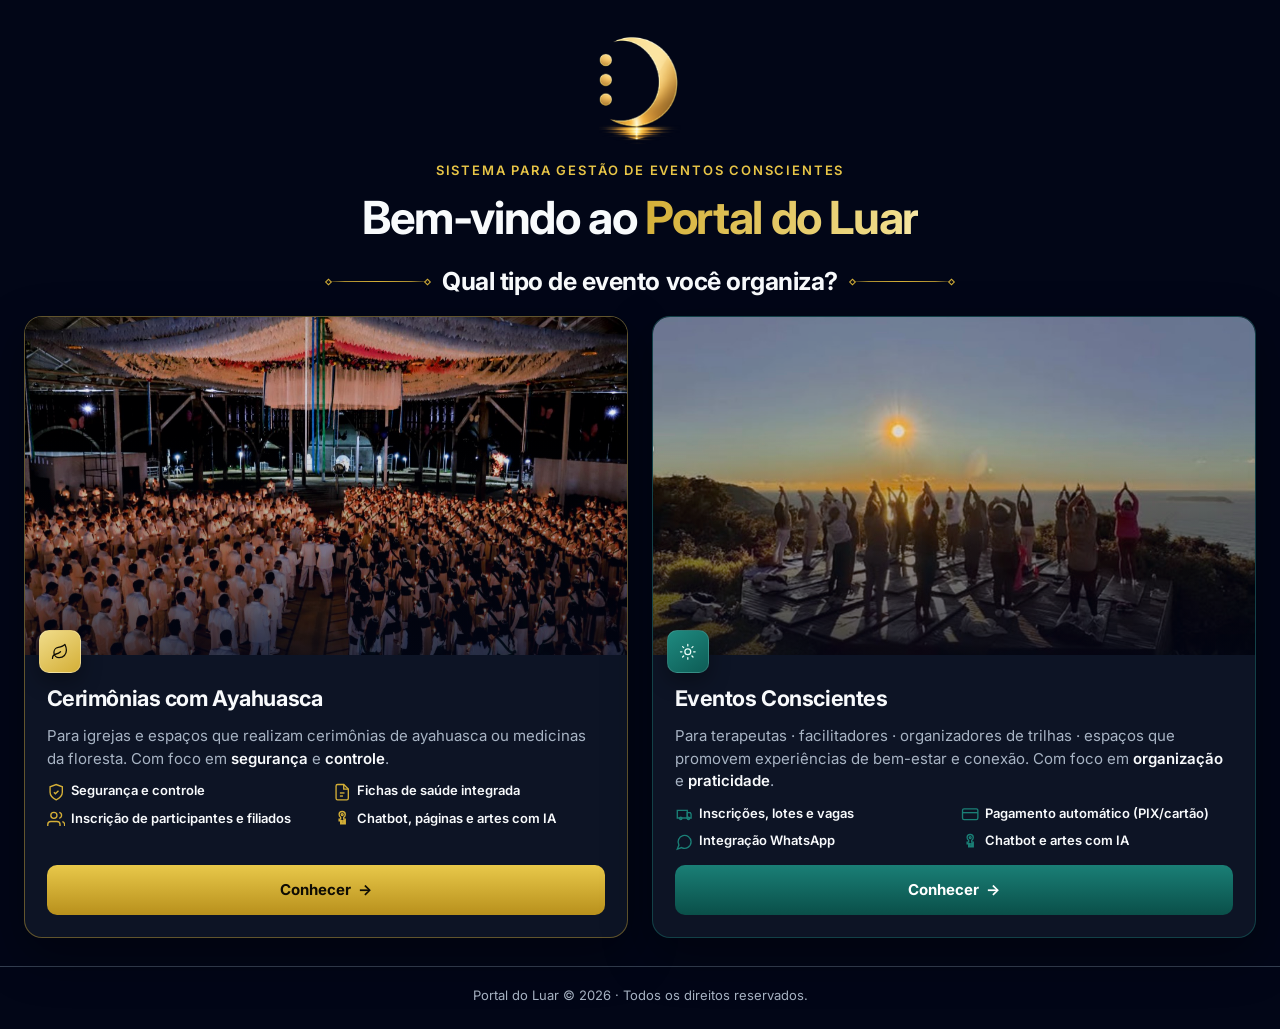
<file: index.html>
<!DOCTYPE html>
<html lang="pt-BR">

<head>
  <meta charset="utf-8" />
  <meta name="viewport" content="width=device-width, initial-scale=1, viewport-fit=cover" />
  <meta name="theme-color" content="#020617" />
  <meta name="description"
    content="Portal do Luar — gestão para cerimônias com ayahuasca e para organizadores de eventos conscientes." />
  <title>Portal do Luar — Sistema de Gestão de Cerimônias</title>
  <meta property="og:title" content="Portal do Luar — Sistema de Gestão de Cerimônias" />
  <meta property="og:description"
    content="Qual tipo de evento você organiza? Cerimônias com ayahuasca ou eventos conscientes — escolha e veja a solução." />
  <meta property="og:type" content="website" />
  <meta property="og:url" content="https://www.portaldoluar.com.br/" />
  <meta property="og:image" content="https://www.portaldoluar.com.br/share-generico.png" />
  <meta name="twitter:card" content="summary_large_image" />
  <meta name="twitter:title" content="Portal do Luar — Sistema de Gestão de Cerimônias" />
  <meta name="twitter:description"
    content="Qual tipo de evento você organiza? Cerimônias com ayahuasca ou eventos conscientes." />
  <meta name="twitter:image" content="https://www.portaldoluar.com.br/share-generico.png" />
  <link rel="icon" type="image/png" href="./assets/icons/favicon.png" />
  <link rel="icon" href="./assets/icons/favicon.ico" sizes="any" />
  <link rel="apple-touch-icon" href="./assets/icons/favicon.png" />
  <link rel="preconnect" href="https://fonts.googleapis.com" />
  <link rel="preconnect" href="https://fonts.gstatic.com" crossorigin />
  <link href="https://fonts.googleapis.com/css2?family=Inter:wght@400;500;600;700&display=swap" rel="stylesheet" />
  <link rel="stylesheet" href="./styles.css" />
  <link rel="stylesheet" href="./hub.css" />
</head>

<body class="solucao-page-root hub-page-root">
  <main class="hub-main">
    <div class="container hub-main__inner">
      <img
        class="hub-logo"
        src="./assets/images/hub/logo-mark.png"
        width="95"
        height="128"
        alt="Portal do Luar"
        decoding="async"
      />
      <p class="hub-eyebrow">Sistema para gestão de eventos conscientes</p>
      <h1 class="hub-hero-title">
        Bem-vindo ao <span class="hub-hero-title__brand">Portal do Luar</span>
      </h1>

      <p class="hub-prompt">
        <span class="hub-prompt__rule" aria-hidden="true"></span>
        <span class="hub-prompt__text">Qual tipo de evento você organiza?</span>
        <span class="hub-prompt__rule" aria-hidden="true"></span>
      </p>

      <div class="hub-paths" role="list">
        <a class="hub-path hub-path--ayahuasca" role="listitem" href="./casas-ayahuasca/index.html">
          <div class="hub-path__visual hub-path__visual--ayahuasca" aria-hidden="true">
            <img src="./assets/images/hub/casas-ayahuasca.jpg" width="1024" height="682" alt="" decoding="async" />
            <span class="hub-path__badge hub-path__badge--gold" aria-hidden="true">
              <svg viewBox="0 0 24 24" fill="none" stroke="currentColor" stroke-width="1.75" stroke-linecap="round" stroke-linejoin="round">
                <path d="M11 20A7 7 0 0 1 9.8 6.1C15.5 5 17 4.48 19 2c1 2 2 4.18 2 8 0 5.5-3.86 10-10 10Z" />
                <path d="M2 21c0-3 1.85-5.36 5.08-6C9.5 14.52 12 13 13 12" />
              </svg>
            </span>
          </div>
          <div class="hub-path__body">
            <h2 class="hub-path__title">Cerimônias com Ayahuasca</h2>
            <p class="hub-path__text">
              Para igrejas e espaços que realizam cerimônias de ayahuasca ou medicinas da floresta. Com foco em
              <strong>segurança</strong> e <strong>controle</strong>.
            </p>
            <ul class="hub-path__chips">
              <li>
                <span class="hub-path__chip-icon" aria-hidden="true">
                  <svg viewBox="0 0 24 24" fill="none" stroke="currentColor" stroke-width="1.75"><path d="M12 22s8-4 8-10V5l-8-3-8 3v7c0 6 8 10 8 10z"/><path d="M9 12l2 2 4-4"/></svg>
                </span>
                Segurança e controle
              </li>
              <li>
                <span class="hub-path__chip-icon" aria-hidden="true">
                  <svg viewBox="0 0 24 24" fill="none" stroke="currentColor" stroke-width="1.75"><path d="M14 2H6a2 2 0 0 0-2 2v16a2 2 0 0 0 2 2h12a2 2 0 0 0 2-2V8z"/><path d="M14 2v6h6"/><path d="M9 13h6"/><path d="M9 17h4"/></svg>
                </span>
                Fichas de saúde integrada
              </li>
              <li>
                <span class="hub-path__chip-icon" aria-hidden="true">
                  <svg viewBox="0 0 24 24" fill="none" stroke="currentColor" stroke-width="1.75"><path d="M17 21v-2a4 4 0 0 0-4-4H5a4 4 0 0 0-4 4v2"/><circle cx="9" cy="7" r="4"/><path d="M23 21v-2a4 4 0 0 0-3-3.87"/><path d="M16 3.13a4 4 0 0 1 0 7.75"/></svg>
                </span>
                Inscrição de participantes e filiados
              </li>
              <li>
                <span class="hub-path__chip-icon" aria-hidden="true">
                  <svg viewBox="0 0 24 24" fill="none" stroke="currentColor" stroke-width="1.75"><path d="M12 2a4 4 0 0 1 4 4c0 1.5-.8 2.8-2 3.5V12h2v2h-2v2h2v2h-6v-2h2v-2H8v-2h2v-2.5C8.8 8.8 8 7.5 8 6a4 4 0 0 1 4-4z"/><circle cx="12" cy="6" r="1.25"/></svg>
                </span>
                Chatbot, páginas e artes com IA
              </li>
            </ul>
            <span class="hub-path__btn hub-path__btn--gold">
              Conhecer
              <span aria-hidden="true">→</span>
            </span>
          </div>
        </a>

        <a class="hub-path hub-path--eventos" role="listitem" href="./eventos-conscientes/index.html">
          <div class="hub-path__visual hub-path__visual--eventos" aria-hidden="true">
            <img src="./assets/images/hub/eventos-conscientes.jpg" width="864" height="999" alt="" decoding="async" />
            <span class="hub-path__badge hub-path__badge--teal" aria-hidden="true">
              <svg viewBox="0 0 24 24" fill="none" stroke="currentColor" stroke-width="1.75" stroke-linecap="round" stroke-linejoin="round">
                <circle cx="12" cy="12" r="4" />
                <path d="M12 2v2M12 20v2M4.93 4.93l1.41 1.41M17.66 17.66l1.41 1.41M2 12h2M20 12h2M4.93 19.07l1.41-1.41M17.66 6.34l1.41-1.41" />
              </svg>
            </span>
          </div>
          <div class="hub-path__body">
            <h2 class="hub-path__title">Eventos Conscientes</h2>
            <p class="hub-path__text">
              


              Para terapeutas · facilitadores · organizadores de trilhas · espaços que promovem experiências de bem-estar e conexão. Com foco em
              <strong>organização</strong> e <strong>praticidade</strong>.
              
            </p>
            <ul class="hub-path__chips hub-path__chips--teal">
              <li>
                <span class="hub-path__chip-icon" aria-hidden="true">
                  <svg viewBox="0 0 24 24" fill="none" stroke="currentColor" stroke-width="1.75"><path d="M3 7h13v10H3z"/><path d="M16 10h4l1 2v5h-5V10z"/><circle cx="7.5" cy="17.5" r="1.5"/><circle cx="17.5" cy="17.5" r="1.5"/></svg>
                </span>
                Inscrições, lotes e vagas
              </li>
              <li>
                <span class="hub-path__chip-icon" aria-hidden="true">
                  <svg viewBox="0 0 24 24" fill="none" stroke="currentColor" stroke-width="1.75"><rect x="2" y="5" width="20" height="14" rx="2"/><path d="M2 10h20"/></svg>
                </span>
                Pagamento automático (PIX/cartão)
              </li>
              <li>
                <span class="hub-path__chip-icon" aria-hidden="true">
                  <svg viewBox="0 0 24 24" fill="none" stroke="currentColor" stroke-width="1.75"><path d="M21 11.5a8.5 8.5 0 0 1-12.4 7.5L3 21l2.1-5.2A8.5 8.5 0 1 1 21 11.5z"/></svg>
                </span>
                Integração WhatsApp
              </li>
              <li>
                <span class="hub-path__chip-icon" aria-hidden="true">
                  <svg viewBox="0 0 24 24" fill="none" stroke="currentColor" stroke-width="1.75"><path d="M12 2a4 4 0 0 1 4 4c0 1.5-.8 2.8-2 3.5V12h2v2h-2v2h2v2h-6v-2h2v-2H8v-2h2v-2.5C8.8 8.8 8 7.5 8 6a4 4 0 0 1 4-4z"/><circle cx="12" cy="6" r="1.25"/></svg>
                </span>
                Chatbot e artes com IA
              </li>
            </ul>
            <span class="hub-path__btn hub-path__btn--teal">
              Conhecer
              <span aria-hidden="true">→</span>
            </span>
          </div>
        </a>
      </div>
    </div>
  </main>

  <footer class="hub-footer">
    <p class="hub-footer__copy">Portal do Luar © 2026 · Todos os direitos reservados.</p>
  </footer>
  <script src="./hub.js"></script>
</body>

</html>
</file>
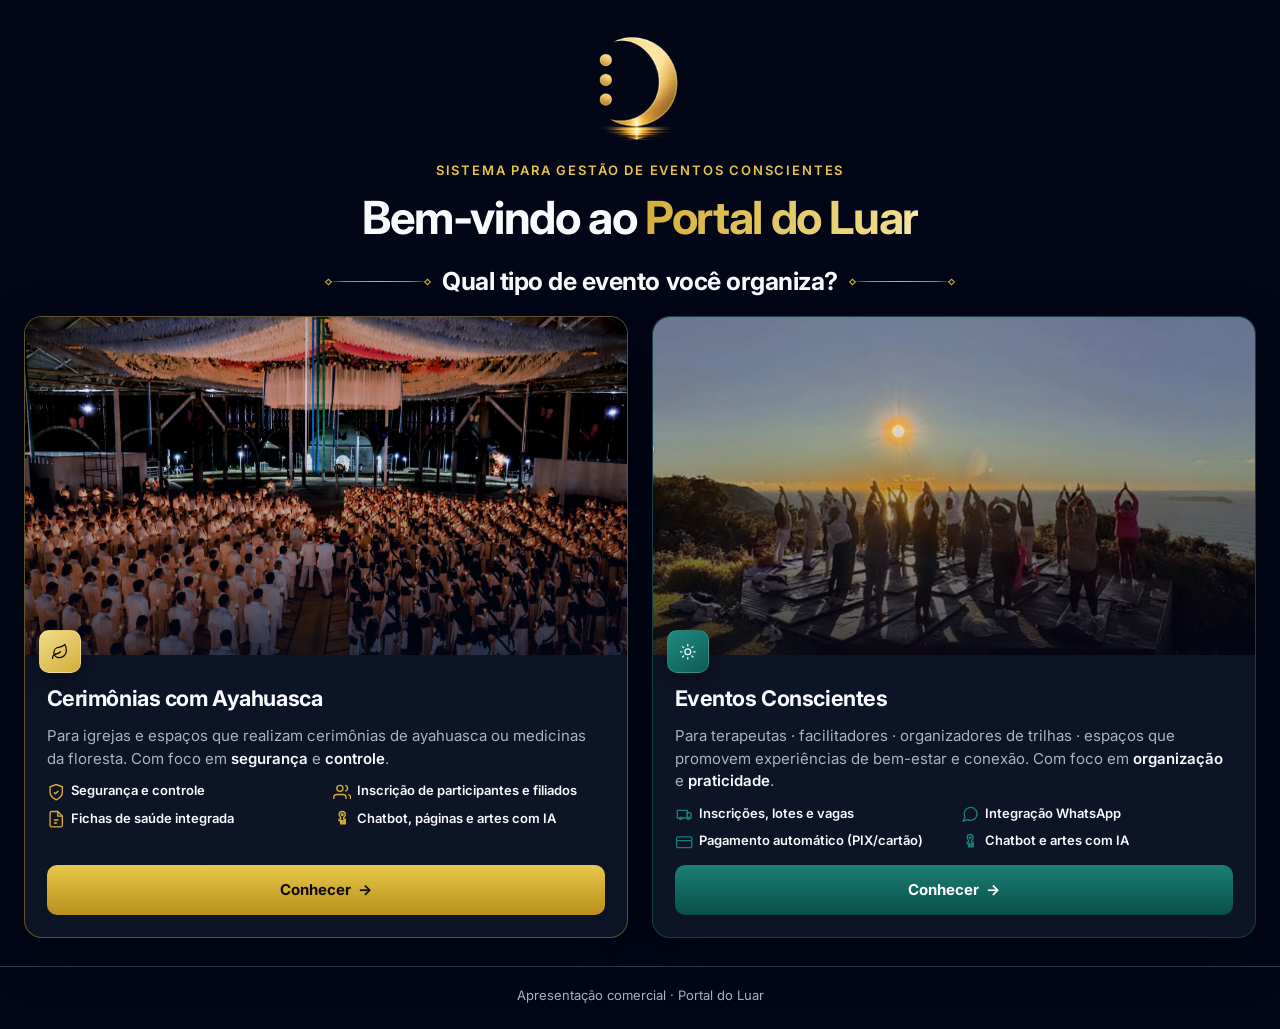
<file: apresentacao/index.html>
<!DOCTYPE html>
<html lang="pt-BR">

<head>
  <meta charset="utf-8" />
  <meta name="viewport" content="width=device-width, initial-scale=1, viewport-fit=cover" />
  <meta name="theme-color" content="#020617" />
  <meta name="robots" content="noindex,nofollow" />
  <meta name="description"
    content="Apresentação comercial Portal do Luar — escolha o tipo de evento: cerimônias com ayahuasca ou eventos conscientes." />
  <title>Apresentação — Escolha o tipo · Portal do Luar</title>
  <link rel="icon" type="image/png" href="../assets/icons/favicon.png" />
  <link rel="icon" href="../assets/icons/favicon.ico" sizes="any" />
  <link rel="apple-touch-icon" href="../assets/icons/favicon.png" />
  <link rel="preconnect" href="https://fonts.googleapis.com" />
  <link rel="preconnect" href="https://fonts.gstatic.com" crossorigin />
  <link href="https://fonts.googleapis.com/css2?family=Inter:wght@400;500;600;700&display=swap" rel="stylesheet" />
  <link rel="stylesheet" href="../styles.css" />
  <link rel="stylesheet" href="../hub.css" />
</head>

<body class="solucao-page-root hub-page-root">
  <main class="hub-main">
    <div class="container hub-main__inner">
      <img
        class="hub-logo"
        src="../assets/images/hub/logo-mark.png"
        width="95"
        height="128"
        alt="Portal do Luar"
        decoding="async"
      />
      <p class="hub-eyebrow">Sistema para gestão de eventos conscientes</p>
      <h1 class="hub-hero-title">
        Bem-vindo ao <span class="hub-hero-title__brand">Portal do Luar</span>
      </h1>

      <p class="hub-prompt">
        <span class="hub-prompt__rule" aria-hidden="true"></span>
        <span class="hub-prompt__text">Qual tipo de evento você organiza?</span>
        <span class="hub-prompt__rule" aria-hidden="true"></span>
      </p>

      <div class="hub-paths" role="list">
        <a class="hub-path hub-path--ayahuasca" role="listitem" href="./casas-ayahuasca/index.html">
          <div class="hub-path__visual hub-path__visual--ayahuasca" aria-hidden="true">
            <img src="../assets/images/hub/casas-ayahuasca.jpg" width="1024" height="682" alt="" decoding="async" />
            <span class="hub-path__badge hub-path__badge--gold" aria-hidden="true">
              <svg viewBox="0 0 24 24" fill="none" stroke="currentColor" stroke-width="1.75" stroke-linecap="round" stroke-linejoin="round">
                <path d="M11 20A7 7 0 0 1 9.8 6.1C15.5 5 17 4.48 19 2c1 2 2 4.18 2 8 0 5.5-3.86 10-10 10Z" />
                <path d="M2 21c0-3 1.85-5.36 5.08-6C9.5 14.52 12 13 13 12" />
              </svg>
            </span>
          </div>
          <div class="hub-path__body">
            <h2 class="hub-path__title">Cerimônias com Ayahuasca</h2>
            <p class="hub-path__text">
              Para igrejas e espaços que realizam cerimônias de ayahuasca ou medicinas da floresta. Com foco em
              <strong>segurança</strong> e <strong>controle</strong>.
            </p>
            <ul class="hub-path__chips">
              <li>
                <span class="hub-path__chip-icon" aria-hidden="true">
                  <svg viewBox="0 0 24 24" fill="none" stroke="currentColor" stroke-width="1.75"><path d="M12 22s8-4 8-10V5l-8-3-8 3v7c0 6 8 10 8 10z"/><path d="M9 12l2 2 4-4"/></svg>
                </span>
                Segurança e controle
              </li>
              <li>
                <span class="hub-path__chip-icon" aria-hidden="true">
                  <svg viewBox="0 0 24 24" fill="none" stroke="currentColor" stroke-width="1.75"><path d="M17 21v-2a4 4 0 0 0-4-4H5a4 4 0 0 0-4 4v2"/><circle cx="9" cy="7" r="4"/><path d="M23 21v-2a4 4 0 0 0-3-3.87"/><path d="M16 3.13a4 4 0 0 1 0 7.75"/></svg>
                </span>
                Inscrição de participantes e filiados
              </li>
              <li>
                <span class="hub-path__chip-icon" aria-hidden="true">
                  <svg viewBox="0 0 24 24" fill="none" stroke="currentColor" stroke-width="1.75"><path d="M14 2H6a2 2 0 0 0-2 2v16a2 2 0 0 0 2 2h12a2 2 0 0 0 2-2V8z"/><path d="M14 2v6h6"/><path d="M9 13h6"/><path d="M9 17h4"/></svg>
                </span>
                Fichas de saúde integrada
              </li>
              <li>
                <span class="hub-path__chip-icon" aria-hidden="true">
                  <svg viewBox="0 0 24 24" fill="none" stroke="currentColor" stroke-width="1.75"><path d="M12 2a4 4 0 0 1 4 4c0 1.5-.8 2.8-2 3.5V12h2v2h-2v2h2v2h-6v-2h2v-2H8v-2h2v-2.5C8.8 8.8 8 7.5 8 6a4 4 0 0 1 4-4z"/><circle cx="12" cy="6" r="1.25"/></svg>
                </span>
                Chatbot, páginas e artes com IA
              </li>
            </ul>
            <span class="hub-path__btn hub-path__btn--gold">
              Conhecer
              <span aria-hidden="true">→</span>
            </span>
          </div>
        </a>

        <a class="hub-path hub-path--eventos" role="listitem" href="./eventos-conscientes/index.html">
          <div class="hub-path__visual hub-path__visual--eventos" aria-hidden="true">
            <img src="../assets/images/hub/eventos-conscientes.jpg" width="864" height="999" alt="" decoding="async" />
            <span class="hub-path__badge hub-path__badge--teal" aria-hidden="true">
              <svg viewBox="0 0 24 24" fill="none" stroke="currentColor" stroke-width="1.75" stroke-linecap="round" stroke-linejoin="round">
                <circle cx="12" cy="12" r="4" />
                <path d="M12 2v2M12 20v2M4.93 4.93l1.41 1.41M17.66 17.66l1.41 1.41M2 12h2M20 12h2M4.93 19.07l1.41-1.41M17.66 6.34l1.41-1.41" />
              </svg>
            </span>
          </div>
          <div class="hub-path__body">
            <h2 class="hub-path__title">Eventos Conscientes</h2>
            <p class="hub-path__text">
              Para terapeutas · facilitadores · organizadores de trilhas · espaços que promovem experiências de bem-estar e conexão. Com foco em
              <strong>organização</strong> e <strong>praticidade</strong>.
            </p>
            <ul class="hub-path__chips hub-path__chips--teal">
              <li>
                <span class="hub-path__chip-icon" aria-hidden="true">
                  <svg viewBox="0 0 24 24" fill="none" stroke="currentColor" stroke-width="1.75"><path d="M3 7h13v10H3z"/><path d="M16 10h4l1 2v5h-5V10z"/><circle cx="7.5" cy="17.5" r="1.5"/><circle cx="17.5" cy="17.5" r="1.5"/></svg>
                </span>
                Inscrições, lotes e vagas
              </li>
              <li>
                <span class="hub-path__chip-icon" aria-hidden="true">
                  <svg viewBox="0 0 24 24" fill="none" stroke="currentColor" stroke-width="1.75"><path d="M21 11.5a8.5 8.5 0 0 1-12.4 7.5L3 21l2.1-5.2A8.5 8.5 0 1 1 21 11.5z"/></svg>
                </span>
                Integração WhatsApp
              </li>
              <li>
                <span class="hub-path__chip-icon" aria-hidden="true">
                  <svg viewBox="0 0 24 24" fill="none" stroke="currentColor" stroke-width="1.75"><rect x="2" y="5" width="20" height="14" rx="2"/><path d="M2 10h20"/></svg>
                </span>
                Pagamento automático (PIX/cartão)
              </li>
              <li>
                <span class="hub-path__chip-icon" aria-hidden="true">
                  <svg viewBox="0 0 24 24" fill="none" stroke="currentColor" stroke-width="1.75"><path d="M12 2a4 4 0 0 1 4 4c0 1.5-.8 2.8-2 3.5V12h2v2h-2v2h2v2h-6v-2h2v-2H8v-2h2v-2.5C8.8 8.8 8 7.5 8 6a4 4 0 0 1 4-4z"/><circle cx="12" cy="6" r="1.25"/></svg>
                </span>
                Chatbot e artes com IA
              </li>
            </ul>
            <span class="hub-path__btn hub-path__btn--teal">
              Conhecer
              <span aria-hidden="true">→</span>
            </span>
          </div>
        </a>
      </div>
    </div>
  </main>

  <footer class="hub-footer">
    <p class="hub-footer__copy">Apresentação comercial · Portal do Luar</p>
  </footer>
  <script src="../hub.js"></script>
</body>

</html>
</file>
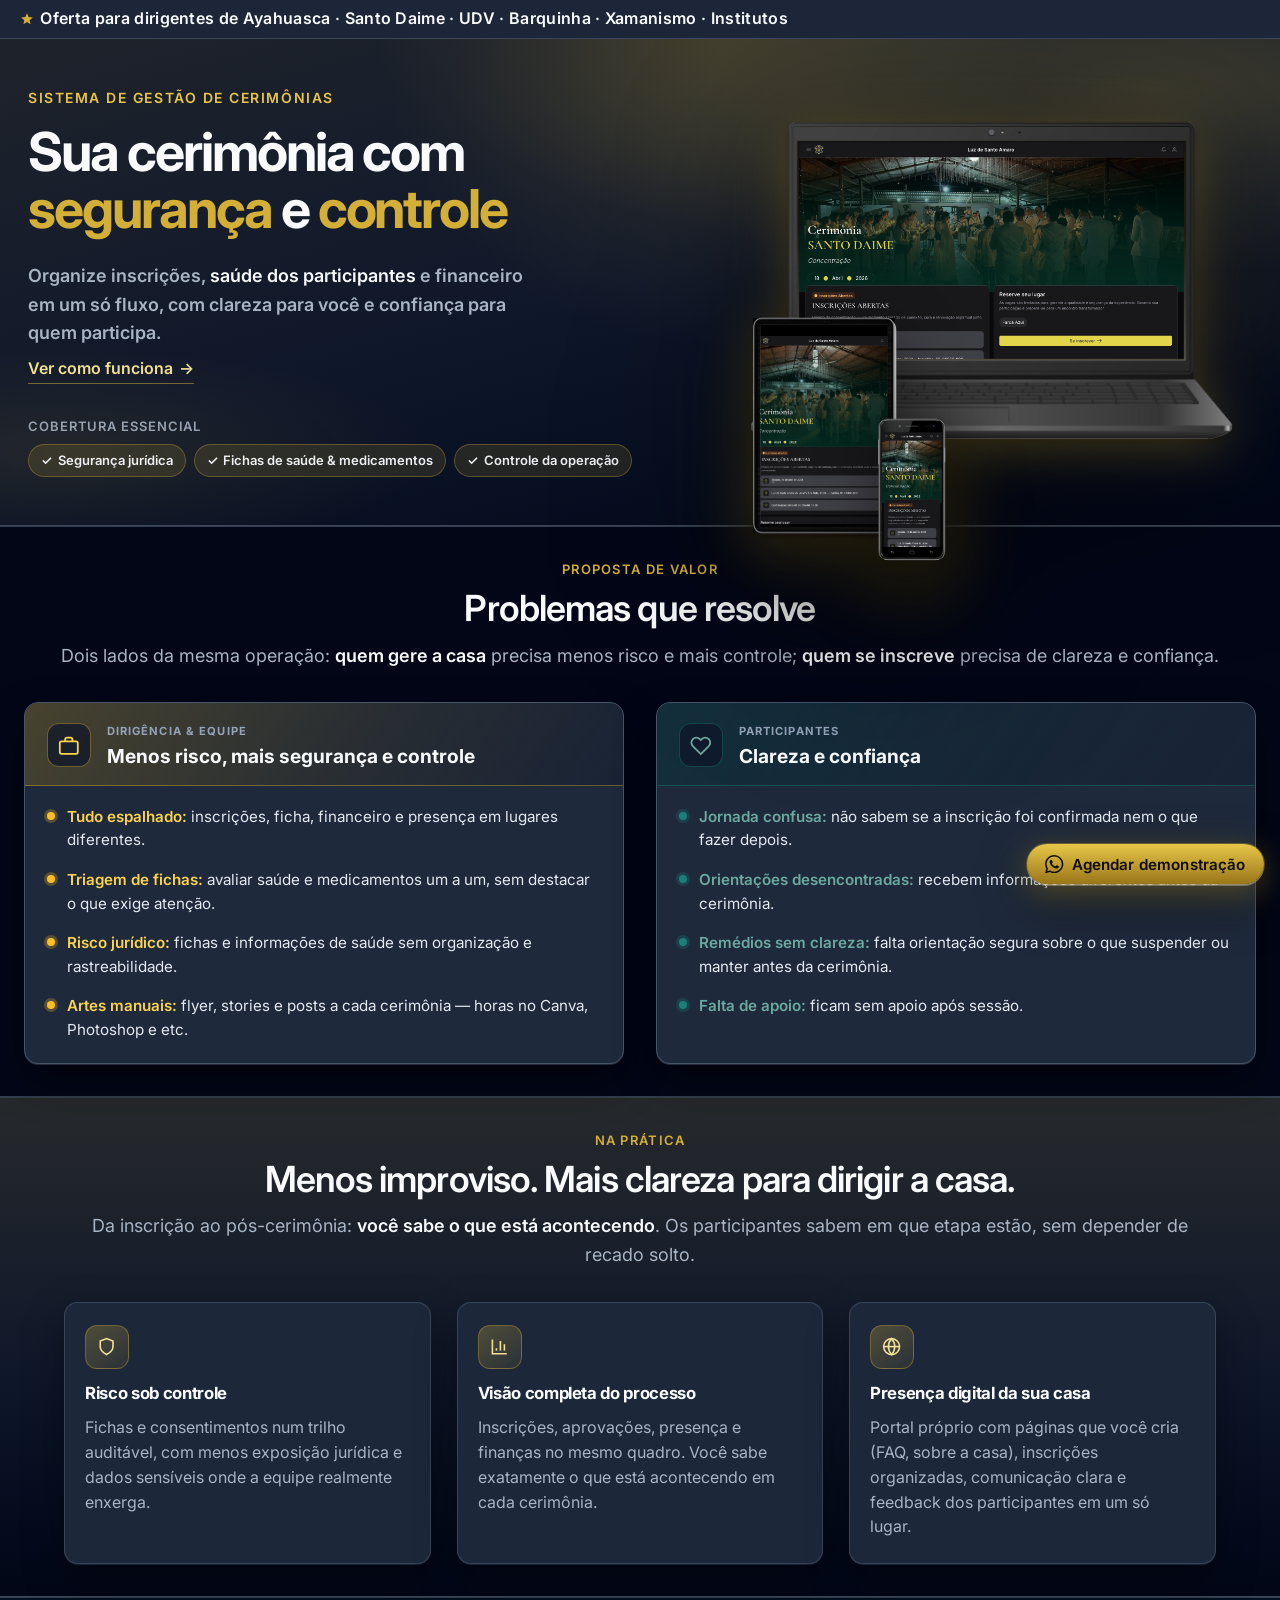
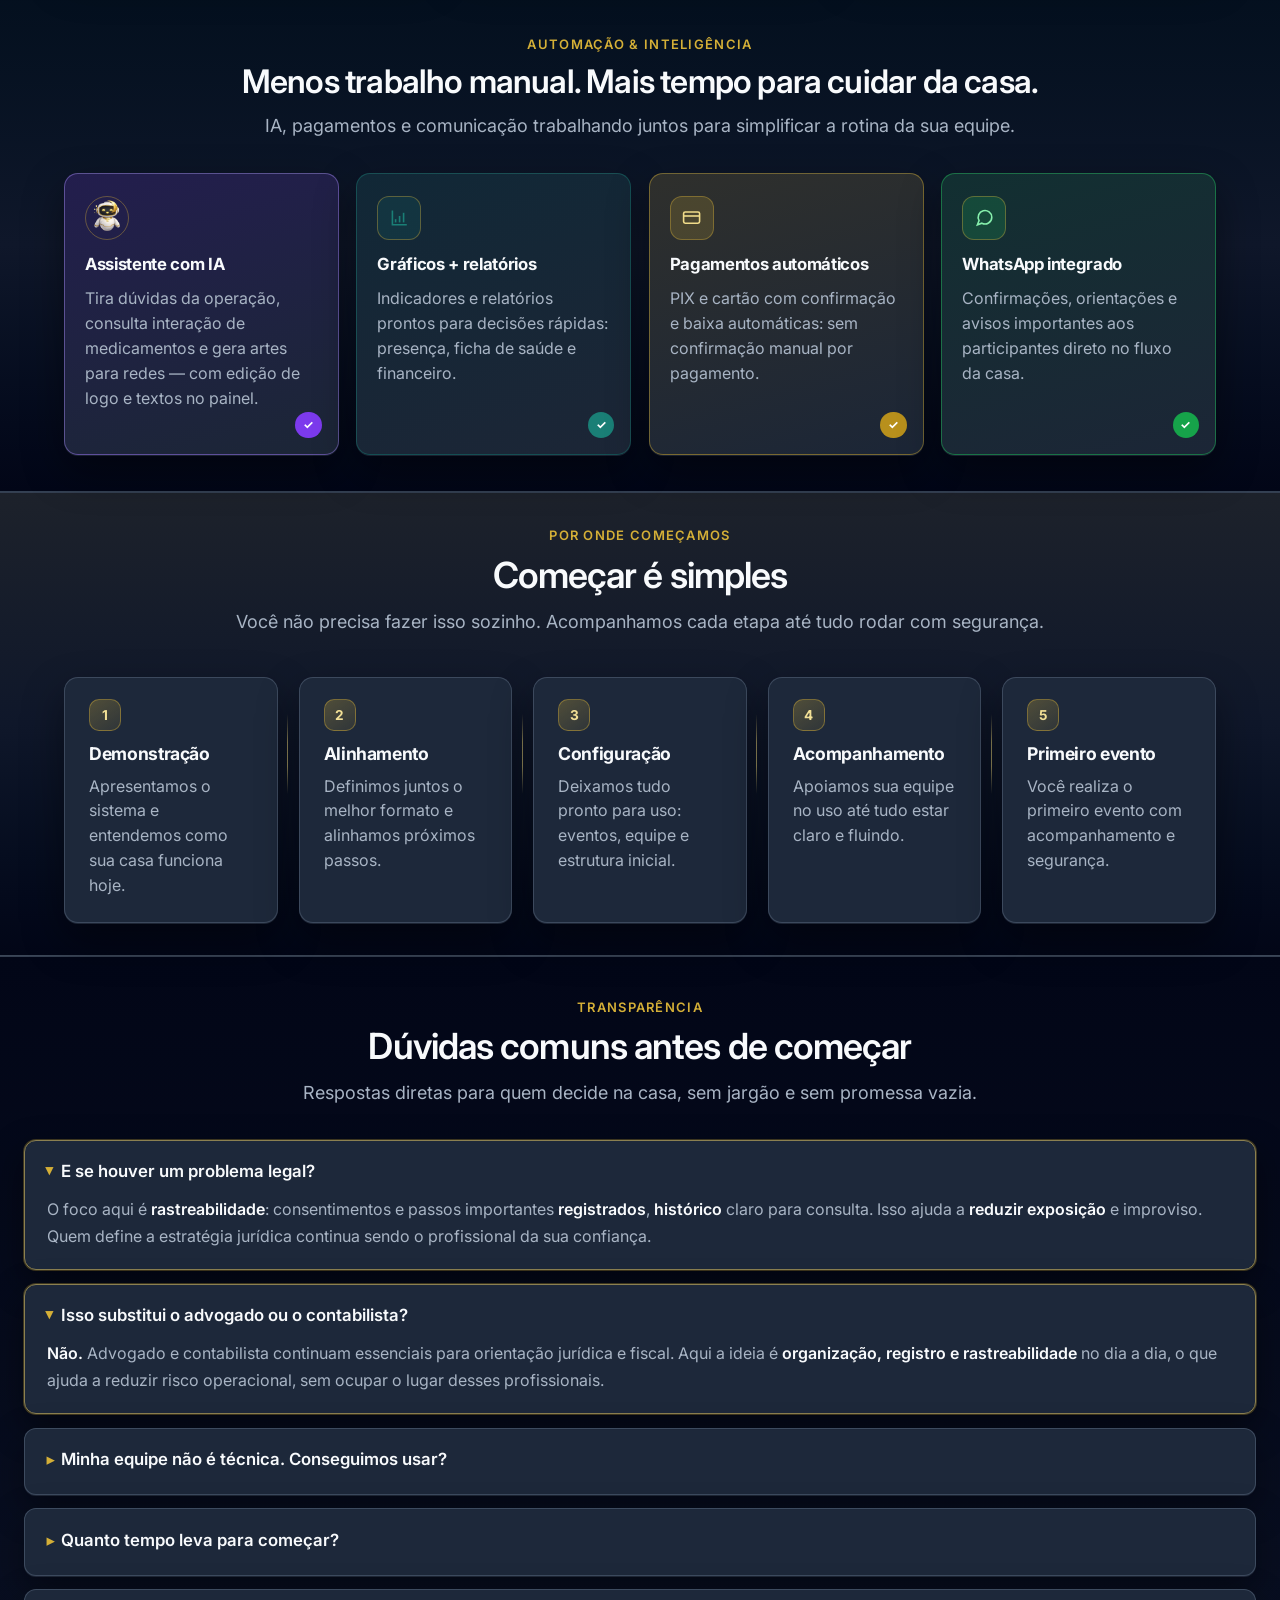
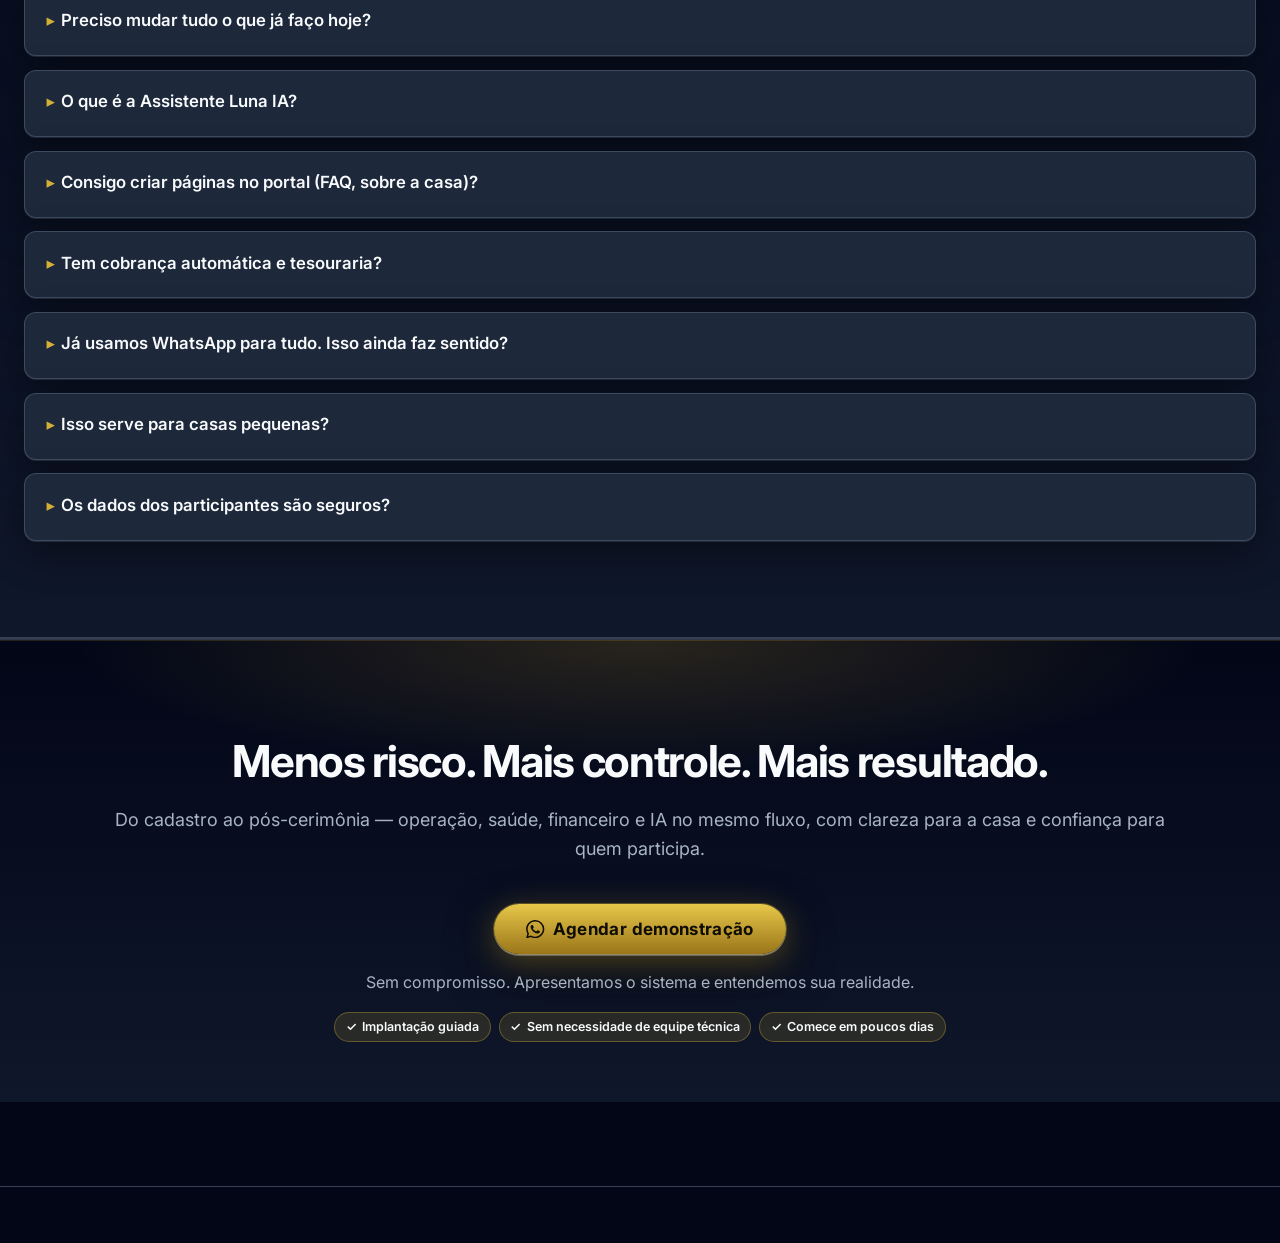
<file: casas-ayahuasca/index.html>
<!DOCTYPE html>
<html lang="pt-BR" data-sales-whatsapp="5548991990912"
  data-sales-message="Olá! Sou de uma casa de ayahuasca / Santo Daime e tenho interesse em agendar uma demonstração."
  data-sales-email="" data-lead-origem="ayahuasca">

<head>
  <meta charset="utf-8" />
  <meta name="viewport" content="width=device-width, initial-scale=1, viewport-fit=cover" />
  <meta name="theme-color" content="#020617" />
  <meta name="description"
    content="Gestão para casas de ayahuasca e Santo Daime: fichas de saúde, segurança jurídica, presença e financeiro — com Assistente Luna." />
  <title>Casas de Ayahuasca — Portal do Luar</title>
  <meta property="og:title" content="Casas de Ayahuasca — Portal do Luar" />
  <meta property="og:description"
    content="Segurança, fichas de saúde e controle da operação para casas de ayahuasca e Santo Daime." />
  <meta property="og:type" content="website" />
  <meta property="og:url" content="https://www.portaldoluar.com.br/casas-ayahuasca/" />
  <meta property="og:image" content="https://www.portaldoluar.com.br/share-ayahuasca.png" />
  <meta property="twitter:image" content="https://www.portaldoluar.com.br/share-ayahuasca.png" />
  <meta property="og:image:type" content="image/png" />
  <meta property="og:image:width" content="1200" />
  <meta property="og:image:height" content="630" />
  <meta property="og:image:alt"
    content="Pré-visualização da interface de gestão de cerimônias Ayahuasca e Santo Daime." />
  <meta name="twitter:card" content="summary_large_image" />
  <meta name="twitter:title" content="Casas de Ayahuasca — Portal do Luar" />
  <meta name="twitter:description"
    content="Segurança, fichas de saúde e controle da operação para casas de ayahuasca e Santo Daime." />
  <meta name="twitter:image" content="https://www.portaldoluar.com.br/share-ayahuasca.png" />
  <link rel="icon" type="image/png" href="../assets/icons/favicon.png" />
  <link rel="icon" href="../assets/icons/favicon.ico" sizes="any" />
  <link rel="apple-touch-icon" href="../assets/icons/favicon.png" />
  <link rel="preconnect" href="https://fonts.googleapis.com" />
  <link rel="preconnect" href="https://fonts.gstatic.com" crossorigin />
  <link href="https://fonts.googleapis.com/css2?family=Inter:wght@400;500;600;700&display=swap" rel="stylesheet" />
  <link rel="stylesheet" href="../styles.css" />
</head>

<body class="solucao-page-root">
  <header class="landing-sales-shell__bar" role="banner">
    <div class="landing-sales-shell__bar-inner">
      <p class="landing-sales-shell__title">
        <span class="landing-sales-shell__title-star" aria-hidden="true">
          <svg xmlns="http://www.w3.org/2000/svg" width="14" height="14" viewBox="0 0 24 24" fill="currentColor">
            <path d="M12 17.27 18.18 21l-1.64-7.03L22 9.24l-7.19-.61L12 2 9.19 8.63 2 9.24l5.46 4.73L5.82 21z" />
          </svg>
        </span>
        <span class="landing-sales-shell__title-text">Oferta para dirigentes de Ayahuasca · Santo Daime · UDV · Barquinha · Xamanismo · Institutos</span>
      </p>
    </div>
  </header>

  <main>
    <article class="landing-solution">
      <!-- Hero -->
      <section class="landing-solution__hero" aria-labelledby="landing-solution-title">
        <div class="container landing-solution__hero-inner">
          <div class="landing-solution__hero-grid">
            <div class="landing-solution__hero-copy mb-4 lg-mb-0">
              <p class="landing-solution__hero-eyebrow">Sistema de Gestão de Cerimônias</p>
              <h1 id="landing-solution-title" class="landing-solution__hero-title">
                Sua cerimônia com <span class="landing-solution__hero-title-accent">segurança</span> e
                <span class="landing-solution__hero-title-accent">controle</span><br />

              </h1>
              <p class="landing-solution__hero-lead text-muted">
                Organize inscrições, <strong class="text-strong">saúde dos participantes</strong> e financeiro em um só fluxo,
                com clareza para você e confiança para quem participa.
              </p>

              <p class="landing-solution__hero-how">
                <a href="#na-pratica" class="landing-solution__hero-how-link">
                  Ver como funciona
                  <span class="landing-solution__hero-how-arrow" aria-hidden="true">→</span>
                </a>
              </p>
              <p class="landing-solution__hero-trust-label">Cobertura essencial</p>
              <div class="landing-solution__trust landing-solution__trust--hero">
                <span class="landing-solution__trust-pill"><span aria-hidden="true">✓</span> Segurança jurídica</span>
                <span class="landing-solution__trust-pill"><span aria-hidden="true">✓</span> Fichas de saúde &amp; medicamentos</span>
                <span class="landing-solution__trust-pill"><span aria-hidden="true">✓</span> Controle da operação</span>
              </div>
            </div>

            <div class="landing-solution__hero-visual">
              <figure class="landing-solution__live landing-solution__live--devices landing-solution__live--hero"
                aria-label="Pré-visualização da interface em notebook, tablet e celular">
                <div
                  class="landing-solution__live-stack landing-solution__live-stack--laptop-tablet landing-solution__live-stack--hero">
                  <div class="landing-solution__live-layer landing-solution__live-layer--laptop-only"
                    aria-hidden="true">
                    <div class="landing-solution__live-screen"
                      style="left: 12.1582%; top: 7.1881%; width: 75.6836%; height: 66.7431%">
                      <img class="landing-solution__live-shot" src="../assets/images/tela-inicial-desktop-dark.png"
                        width="1440" height="900" alt="" decoding="async" fetchpriority="high" />
                    </div>
                    <img class="landing-solution__live-frame" src="../assets/images/mock-laptop-layer.png" width="2048"
                      height="1308" alt="" decoding="async" fetchpriority="high" />
                  </div>
                  <div class="landing-solution__live-layer landing-solution__live-layer--tablet-overlap"
                    aria-hidden="true">
                    <div class="landing-solution__live-screen"
                      style="left: 3.75%; top: 1.5023%; width: 92.6389%; height: 95.1174%">
                      <img class="landing-solution__live-shot" src="../assets/images/tela-inicial-tablet-dark.png"
                        width="834" height="1194" alt="" decoding="async" />
                    </div>
                    <img class="landing-solution__live-frame" src="../assets/images/mock-tablet-layer.png" width="720"
                      height="1065" alt="" decoding="async" />
                    <div class="landing-solution__live-phone-on-tablet">
                      <div class="landing-solution__live-screen"
                        style="left: 20.8008%; top: 12.5%; width: 57.9102%; height: 74.2188%">
                        <img class="landing-solution__live-shot" src="../assets/images/tela-inicial-mobile-dark.png"
                          width="780" height="1688" alt="" decoding="async" />
                      </div>
                      <img class="landing-solution__live-frame" src="../assets/images/mock-phone-layer.png" width="1024"
                        height="1536" alt="" decoding="async" />
                    </div>
                  </div>
                </div>
              </figure>
            </div>
          </div>
        </div>
      </section>

      <hr class="ls-divider" />

      <!-- Problemas -->
      <section class="landing-solution__pains-split" aria-labelledby="landing-pains-split-title">
        <div class="container">
          <p class="kicker">Proposta de valor</p>
          <h2 id="landing-pains-split-title" class="section-title">Problemas que resolve</h2>
          <p class="section-lead">
            Dois lados da mesma operação: <strong class="text-strong">quem gere a casa</strong> precisa menos risco e
            mais
            controle; <strong class="text-strong">quem se inscreve</strong> precisa de clareza e confiança.
          </p>

          <div class="ls-grid ls-grid--2">
            <div class="mb-4 lg-mb-0">
              <div class="landing-solution__pains-split-panel landing-solution__pains-split-panel--staff">
                <div class="landing-solution__pains-split-panel-head">
                  <span class="landing-solution__pains-split-icon" aria-hidden="true">
                    <svg viewBox="0 0 24 24" fill="none" stroke="currentColor" stroke-width="2" aria-hidden="true">
                      <rect x="2" y="7" width="20" height="14" rx="2" />
                      <path d="M16 7V5a2 2 0 0 0-2-2h-4a2 2 0 0 0-2 2v2" />
                    </svg>
                  </span>
                  <div>
                    <p class="landing-solution__pains-split-label">Dirigência &amp; equipe</p>
                    <p class="landing-solution__pains-split-headline">Menos risco, mais segurança e controle</p>
                  </div>
                </div>
                <ul class="landing-solution__pains-split-list">
                  <li>
                    <span class="landing-solution__pains-split-dot" aria-hidden="true"></span>
                    <span><strong class="text-strong">Tudo espalhado:</strong> inscrições, ficha, financeiro e presença em lugares
                      diferentes.</span>
                  </li>
                  <li>
                    <span class="landing-solution__pains-split-dot" aria-hidden="true"></span>
                    <span><strong class="text-strong">Triagem de fichas:</strong> avaliar saúde e medicamentos um a um,
                      sem destacar o que exige atenção.</span>
                  </li>
                  <li>
                    <span class="landing-solution__pains-split-dot" aria-hidden="true"></span>
                    <span><strong class="text-strong">Risco jurídico:</strong> fichas e informações de saúde sem organização e rastreabilidade.</span>
                  </li>
                  <li>
                    <span class="landing-solution__pains-split-dot" aria-hidden="true"></span>
                    <span><strong class="text-strong">Artes manuais:</strong> flyer, stories e posts a cada cerimônia — horas no
                      Canva, Photoshop e etc.</span>
                  </li>
                </ul>
              </div>
            </div>
            <div>
              <div class="landing-solution__pains-split-panel landing-solution__pains-split-panel--participant">
                <div class="landing-solution__pains-split-panel-head">
                  <span class="landing-solution__pains-split-icon" aria-hidden="true">
                    <svg viewBox="0 0 24 24" fill="none" stroke="currentColor" stroke-width="2" aria-hidden="true">
                      <path
                        d="M20.84 4.61a5.5 5.5 0 0 0-7.78 0L12 5.67l-1.06-1.06a5.5 5.5 0 0 0-7.78 7.78l1.06 1.06L12 21.23l7.78-7.78 1.06-1.06a5.5 5.5 0 0 0 0-7.78z" />
                    </svg>
                  </span>
                  <div>
                    <p class="landing-solution__pains-split-label">Participantes</p>
                    <p class="landing-solution__pains-split-headline">Clareza e confiança</p>
                  </div>
                </div>
                <ul class="landing-solution__pains-split-list">
                  <li>
                    <span class="landing-solution__pains-split-dot landing-solution__pains-split-dot--participant"
                      aria-hidden="true"></span>
                    <span><strong class="text-strong">Jornada confusa:</strong> não sabem se a inscrição foi confirmada nem o que fazer depois.</span>
                  </li>
                  <li>
                    <span class="landing-solution__pains-split-dot landing-solution__pains-split-dot--participant"
                      aria-hidden="true"></span>
                    <span><strong class="text-strong">Orientações desencontradas:</strong> recebem informações diferentes antes da cerimônia.</span>
                  </li>
                  <li>
                    <span class="landing-solution__pains-split-dot landing-solution__pains-split-dot--participant"
                      aria-hidden="true"></span>
                    <span><strong class="text-strong">Remédios sem clareza:</strong> falta orientação segura sobre o que
                      suspender ou manter antes da cerimônia.</span>
                  </li>
                  <li>
                    <span class="landing-solution__pains-split-dot landing-solution__pains-split-dot--participant"
                      aria-hidden="true"></span>
                    <span><strong class="text-strong">Falta de apoio:</strong> ficam sem apoio após sessão.</span>
                  </li>

                </ul>
              </div>
            </div>
          </div>
        </div>
      </section>

      <hr class="ls-divider" />

      <!-- Na prática -->
      <section id="na-pratica" class="landing-solution__value" aria-labelledby="landing-value-title">
        <div class="container">
          <p class="kicker">Na prática</p>
          <h2 id="landing-value-title" class="section-title landing-solution__value-title">
            Menos improviso. Mais clareza para dirigir a casa.
          </h2>
          <p class="section-lead">
            Da inscrição ao pós-cerimônia: <strong class="text-strong">você sabe o que está acontecendo</strong>. Os
            participantes
            sabem em que etapa estão, sem depender de recado solto.
          </p>

          <div class="ls-grid ls-grid--3">
            <div>
              <div class="landing-solution__value-card">
                <span class="landing-solution__value-icon" aria-hidden="true">
                  <svg viewBox="0 0 24 24" fill="none" stroke="currentColor" stroke-width="2">
                    <path d="M12 22s8-4 8-10V5l-8-3-8 3v7c0 6 8 10 8 10z" />
                  </svg>
                </span>
                <h3 class="landing-solution__value-card-title">Risco sob controle</h3>
                <p class="landing-solution__value-card-text">
                  Fichas e consentimentos num trilho auditável, com menos exposição jurídica e dados sensíveis onde a
                  equipe realmente
                  enxerga.
                </p>
              </div>
            </div>
            <div>
              <div class="landing-solution__value-card">
                <span class="landing-solution__value-icon" aria-hidden="true">
                  <svg viewBox="0 0 24 24" fill="none" stroke="currentColor" stroke-width="2">
                    <path d="M3 3v18h18" />
                    <path d="M18 17V9" />
                    <path d="M13 17V5" />
                    <path d="M8 17v-3" />
                  </svg>
                </span>
                <h3 class="landing-solution__value-card-title">Visão completa do processo</h3>
                <p class="landing-solution__value-card-text">
                  Inscrições, aprovações, presença e finanças no mesmo quadro. Você sabe exatamente o que está
                  acontecendo em cada
                  cerimônia.
                </p>
              </div>
            </div>
            <div>
              <div class="landing-solution__value-card">
                <span class="landing-solution__value-icon" aria-hidden="true">
                  <svg viewBox="0 0 24 24" fill="none" stroke="currentColor" stroke-width="2">
                    <circle cx="12" cy="12" r="10" />
                    <path d="M2 12h20" />
                    <path
                      d="M12 2a15.3 15.3 0 0 1 4 10 15.3 15.3 0 0 1-4 10 15.3 15.3 0 0 1-4-10 15.3 15.3 0 0 1 4-10z" />
                  </svg>
                </span>
                <h3 class="landing-solution__value-card-title">Presença digital da sua casa</h3>
                <p class="landing-solution__value-card-text">
                  Portal próprio com páginas que você cria (FAQ, sobre a casa), inscrições organizadas, comunicação
                  clara e feedback dos participantes em um só lugar.
                </p>
              </div>
            </div>
          </div>
        </div>
      </section>

      <hr class="ls-divider" />

      <!-- Automação & inteligência -->
      <section id="inteligencia" class="landing-solution__intel" aria-labelledby="landing-intel-title">
        <div class="container">
          <p class="kicker">Automação &amp; inteligência</p>
          <h2 id="landing-intel-title" class="section-title landing-solution__intel-title">Menos trabalho manual. Mais tempo para cuidar da casa.</h2>
          <p class="section-lead">
            IA, pagamentos e comunicação trabalhando juntos para simplificar a rotina da sua equipe.
          </p>

          <div class="ls-grid landing-solution__intel-grid">
            <div>
              <div class="landing-solution__value-card landing-solution__value-card--intel landing-solution__value-card--accent-violet">
                <span class="landing-solution__value-icon landing-solution__value-icon--luna" aria-hidden="true">
                  <img src="../assets/images/luna/avatar.png" width="40" height="40" alt="" decoding="async" />
                </span>
                <h3 class="landing-solution__value-card-title">Assistente com IA</h3>
                <p class="landing-solution__value-card-text">
                  Tira dúvidas da operação, consulta interação de medicamentos e gera artes para redes — com edição
                  de logo e textos no painel.
                </p>
                <span class="landing-solution__intel-check" aria-hidden="true">✓</span>
              </div>
            </div>
            <div>
              <div class="landing-solution__value-card landing-solution__value-card--intel landing-solution__value-card--accent-teal">
                <span class="landing-solution__value-icon" aria-hidden="true">
                  <svg viewBox="0 0 24 24" fill="none" stroke="currentColor" stroke-width="2">
                    <path d="M3 3v18h18" />
                    <path d="M7 14v4" />
                    <path d="M12 10v8" />
                    <path d="M17 6v12" />
                  </svg>
                </span>
                <h3 class="landing-solution__value-card-title">Gráficos + relatórios</h3>
                <p class="landing-solution__value-card-text">
                  Indicadores e relatórios prontos para decisões rápidas: presença, ficha de saúde e financeiro.
                </p>
                <span class="landing-solution__intel-check" aria-hidden="true">✓</span>
              </div>
            </div>
            <div>
              <div class="landing-solution__value-card landing-solution__value-card--intel landing-solution__value-card--accent-gold">
                <span class="landing-solution__value-icon" aria-hidden="true">
                  <svg viewBox="0 0 24 24" fill="none" stroke="currentColor" stroke-width="2">
                    <rect x="2" y="5" width="20" height="14" rx="2" />
                    <path d="M2 10h20" />
                  </svg>
                </span>
                <h3 class="landing-solution__value-card-title">Pagamentos automáticos</h3>
                <p class="landing-solution__value-card-text">
                  PIX e cartão com confirmação e baixa automáticas: sem confirmação manual por pagamento.
                </p>
                <span class="landing-solution__intel-check" aria-hidden="true">✓</span>
              </div>
            </div>
            <div>
              <div class="landing-solution__value-card landing-solution__value-card--intel landing-solution__value-card--accent-green">
                <span class="landing-solution__value-icon" aria-hidden="true">
                  <svg viewBox="0 0 24 24" fill="none" stroke="currentColor" stroke-width="2">
                    <path d="M21 11.5a8.5 8.5 0 0 1-12.4 7.5L3 21l2.1-5.2A8.5 8.5 0 1 1 21 11.5z" />
                  </svg>
                </span>
                <h3 class="landing-solution__value-card-title">WhatsApp integrado</h3>
                <p class="landing-solution__value-card-text">
                  Confirmações, orientações e avisos importantes aos participantes direto no fluxo da casa.
                </p>
                <span class="landing-solution__intel-check" aria-hidden="true">✓</span>
              </div>
            </div>
          </div>
        </div>
      </section>

      <hr class="ls-divider" />

      <!-- Onboarding -->
      <section class="landing-solution__onboarding" aria-labelledby="landing-onboarding-title">
        <div class="container landing-solution__onboarding-inner">
          <p class="kicker">Por onde começamos</p>
          <h2 id="landing-onboarding-title" class="section-title">Começar é simples</h2>
          <p class="section-lead mb-6">
            Você não precisa fazer isso sozinho. Acompanhamos cada etapa até tudo rodar com segurança.
          </p>

          <ol class="landing-solution__onboarding-list">
            <li class="landing-solution__onboarding-step">
              <div class="landing-solution__onboarding-card">
                <span class="landing-solution__onboarding-badge" aria-hidden="true">1</span>
                <h3 class="landing-solution__onboarding-step-title">Demonstração</h3>
                <p class="landing-solution__onboarding-step-text">Apresentamos o sistema e entendemos como sua casa
                  funciona hoje.</p>
              </div>
            </li>
            <li class="landing-solution__onboarding-step">
              <div class="landing-solution__onboarding-card">
                <span class="landing-solution__onboarding-badge" aria-hidden="true">2</span>
                <h3 class="landing-solution__onboarding-step-title">Alinhamento</h3>
                <p class="landing-solution__onboarding-step-text">Definimos juntos o melhor formato e alinhamos próximos
                  passos.</p>
              </div>
            </li>
            <li class="landing-solution__onboarding-step">
              <div class="landing-solution__onboarding-card">
                <span class="landing-solution__onboarding-badge" aria-hidden="true">3</span>
                <h3 class="landing-solution__onboarding-step-title">Configuração</h3>
                <p class="landing-solution__onboarding-step-text">Deixamos tudo pronto para uso: eventos, equipe e
                  estrutura inicial.</p>
              </div>
            </li>
            <li class="landing-solution__onboarding-step">
              <div class="landing-solution__onboarding-card">
                <span class="landing-solution__onboarding-badge" aria-hidden="true">4</span>
                <h3 class="landing-solution__onboarding-step-title">Acompanhamento</h3>
                <p class="landing-solution__onboarding-step-text">Apoiamos sua equipe no uso até tudo estar claro e
                  fluindo.</p>
              </div>
            </li>
            <li class="landing-solution__onboarding-step">
              <div class="landing-solution__onboarding-card">
                <span class="landing-solution__onboarding-badge" aria-hidden="true">5</span>
                <h3 class="landing-solution__onboarding-step-title">Primeiro evento</h3>
                <p class="landing-solution__onboarding-step-text">Você realiza o primeiro evento com acompanhamento e
                  segurança.</p>
              </div>
            </li>
          </ol>
        </div>
      </section>

      <hr class="ls-divider" />

      <!-- FAQ -->
      <section class="landing-solution__faq-section" aria-labelledby="landing-faq-title">
        <div class="container landing-solution__faq-inner">
          <p class="kicker">Transparência</p>
          <h2 id="landing-faq-title" class="section-title">Dúvidas comuns antes de começar</h2>
          <p class="section-lead section-lead--narrow">
            Respostas diretas para quem decide na casa, sem jargão e sem promessa vazia.
          </p>

          <div class="landing-solution__faq">
            <details class="landing-solution__faq-item" open>
              <summary class="landing-solution__faq-summary">E se houver um problema legal?</summary>
              <div class="landing-solution__faq-answer">
                <p>
                  O foco aqui é <strong class="text-strong">rastreabilidade</strong>: consentimentos e passos
                  importantes
                  <strong class="text-strong">registrados</strong>, <strong class="text-strong">histórico</strong> claro
                  para consulta.
                  Isso ajuda a <strong class="text-strong">reduzir exposição</strong> e improviso. Quem define a
                  estratégia jurídica continua
                  sendo o profissional da sua confiança.
                </p>
              </div>
            </details>

            <details class="landing-solution__faq-item" open>
              <summary class="landing-solution__faq-summary">Isso substitui o advogado ou o contabilista?</summary>
              <div class="landing-solution__faq-answer">
                <p>
                  <strong class="text-strong">Não.</strong> Advogado e contabilista continuam essenciais para orientação
                  jurídica e fiscal.
                  Aqui a ideia é <strong class="text-strong">organização, registro e rastreabilidade</strong> no dia a
                  dia, o que ajuda a
                  reduzir risco operacional, sem ocupar o lugar desses profissionais.
                </p>
              </div>
            </details>

            <details class="landing-solution__faq-item">
              <summary class="landing-solution__faq-summary">Minha equipe não é técnica. Conseguimos usar?</summary>
              <div class="landing-solution__faq-answer">
                <p>
                  <strong class="text-strong">Sim.</strong> O uso é <strong class="text-strong">simples</strong>, com
                  tela
                  <strong class="text-strong">guiada</strong> para o cotidiano. No começo há <strong
                    class="text-strong">acompanhamento</strong>
                  para a equipe ganhar confiança. Não é preciso ser “da área de TI”.
                </p>
              </div>
            </details>

            <details class="landing-solution__faq-item">
              <summary class="landing-solution__faq-summary">Quanto tempo leva para começar?</summary>
              <div class="landing-solution__faq-answer">
                <p>
                  Em geral é <strong class="text-strong">rápido</strong>: a primeira configuração é
                  <strong class="text-strong">assistida</strong> e, em <strong class="text-strong">poucos dias</strong>,
                  já é possível
                  pensar no <strong class="text-strong">primeiro evento</strong> com apoio. O ritmo combina com o
                  tamanho e a agenda da sua
                  casa.
                </p>
              </div>
            </details>

            <details class="landing-solution__faq-item">
              <summary class="landing-solution__faq-summary">Preciso mudar tudo o que já faço hoje?</summary>
              <div class="landing-solution__faq-answer">
                <p>
                  <strong class="text-strong">Não.</strong> Dá para <strong class="text-strong">começar aos
                    poucos</strong> e
                  <strong class="text-strong">integrar</strong> com o que já existe, inclusive WhatsApp onde fizer
                  sentido. Ninguém precisa
                  “virar o barco” de um dia para o outro.
                </p>
              </div>
            </details>

            <details class="landing-solution__faq-item">
              <summary class="landing-solution__faq-summary">O que é a Assistente Luna IA?</summary>
              <div class="landing-solution__faq-answer">
                <p>
                  A <strong class="text-strong">Luna</strong> é a assistente de IA do Portal do Luar: tira dúvidas,
                  apoia a <strong class="text-strong">triagem de participantes</strong> e ajuda a encontrar
                  informações. Além disso, <strong class="text-strong">gera imagens</strong> para eventos, avisos,
                  comunicados e outros conteúdos, seguindo a <strong class="text-strong">identidade da sua casa</strong>
                  de forma simples e eficaz.
                </p>
              </div>
            </details>

            <details class="landing-solution__faq-item">
              <summary class="landing-solution__faq-summary">Consigo criar páginas no portal (FAQ, sobre a casa)?</summary>
              <div class="landing-solution__faq-answer">
                <p>
                  <strong class="text-strong">Sim.</strong> No layout do portal você cria
                  <strong class="text-strong">páginas customizadas</strong> (FAQ, sobre, orientações), com menu e
                  <strong class="text-strong">link de compartilhamento</strong> pensado para WhatsApp e redes sociais.
                </p>
              </div>
            </details>

            <details class="landing-solution__faq-item">
              <summary class="landing-solution__faq-summary">Tem cobrança automática e tesouraria?</summary>
              <div class="landing-solution__faq-answer">
                <p>
                  <strong class="text-strong">Sim.</strong> Dá para usar PIX e cartão com baixa automática, lotes de
                  ingresso, cupons, visão financeira por evento e
                  <strong class="text-strong">Conta / Tesouraria</strong> (saldo, saques e antecipação quando aplicável).
                  Relatórios prontos para colar no WhatsApp fecham a prestação de contas.
                </p>
              </div>
            </details>

            <details class="landing-solution__faq-item">
              <summary class="landing-solution__faq-summary">Já usamos WhatsApp para tudo. Isso ainda faz sentido?
              </summary>
              <div class="landing-solution__faq-answer">
                <p>
                  Sim: o WhatsApp <strong class="text-strong">continua ótimo</strong> para avisos e conversa. Só nele, o
                  que falta costuma
                  ser <strong class="text-strong">organização</strong>, <strong class="text-strong">histórico</strong> e
                  <strong class="text-strong">clareza</strong> do que foi combinado. O sistema
                  <strong class="text-strong">centraliza e registra</strong> o processo; dá para
                  <strong class="text-strong">integrar com o WhatsApp</strong> para os avisos, sem perder o fio da
                  meada.
                </p>
              </div>
            </details>

            <details class="landing-solution__faq-item">
              <summary class="landing-solution__faq-summary">Isso serve para casas pequenas?</summary>
              <div class="landing-solution__faq-answer">
                <p>
                  <strong class="text-strong">Sim.</strong> Costuma ajudar <strong class="text-strong">ainda
                    mais</strong> no início, quando
                  tudo ainda cabe na cabeça de poucas pessoas. E <strong class="text-strong">cresce junto</strong> com a
                  operação, sem
                  complicar o que já funciona.
                </p>
              </div>
            </details>

            <details class="landing-solution__faq-item">
              <summary class="landing-solution__faq-summary">Os dados dos participantes são seguros?</summary>
              <div class="landing-solution__faq-answer">
                <p>
                  <strong class="text-strong">Sim.</strong> Informações ficam em registro <strong
                    class="text-strong">estruturado</strong>,
                  com <strong class="text-strong">controle de acesso</strong> por perfil. Na prática, isso tende a ser
                  <strong class="text-strong">mais seguro</strong> do que dados espalhados em grupos, prints e papel
                  solto.
                </p>
              </div>
            </details>
          </div>
        </div>
      </section>

      <hr class="ls-divider" />

      <!-- CTA -->
      <section class="landing-solution__cta-final" aria-labelledby="landing-cta-title">
        <div class="container landing-solution__cta-final-inner">
          <h2 id="landing-cta-title" class="landing-solution__cta-final-title">Menos risco. Mais controle. Mais
            resultado.</h2>
          <p class="landing-solution__cta-final-lead text-muted">
            Do cadastro ao pós-cerimônia — operação, saúde, financeiro e IA no mesmo fluxo, com clareza para a casa e confiança para quem participa.
          </p>
          <div class="landing-solution__cta-final-action">
            <button type="button" class="btn" data-lead-demo
              aria-label="Agendar demonstração — abrir formulário rápido">
              <svg class="btn__icon" viewBox="0 0 24 24" fill="currentColor" aria-hidden="true">
                <path
                  d="M17.472 14.382c-.297-.149-1.758-.867-2.03-.967-.273-.099-.471-.148-.67.15-.197.297-.767.966-.94 1.164-.173.199-.347.223-.644.075-.297-.15-1.255-.463-2.39-1.475-.883-.788-1.48-1.761-1.653-2.059-.173-.297-.018-.458.13-.606.134-.133.298-.347.446-.52.149-.174.198-.298.298-.497.099-.198.05-.371-.025-.52-.075-.149-.669-1.612-.916-2.207-.242-.579-.487-.5-.669-.51-.173-.008-.371-.01-.57-.01-.198 0-.52.074-.792.372-.272.297-1.04 1.016-1.04 2.479 0 1.462 1.065 2.875 1.213 3.074.149.198 2.096 3.2 5.077 4.487.709.306 1.262.489 1.694.625.712.227 1.36.195 1.871.118.571-.085 1.758-.719 2.006-1.413.248-.694.248-1.289.173-1.413-.074-.124-.272-.198-.57-.347m-5.421 7.403h-.004a9.87 9.87 0 01-5.031-1.378l-.361-.214-3.741.982.998-3.648-.235-.374a9.86 9.86 0 01-1.51-5.26c.001-5.45 4.436-9.884 9.888-9.884 2.64 0 5.122 1.03 6.988 2.898a9.825 9.825 0 012.893 6.994c-.003 5.45-4.435 9.884-9.885 9.884m8.413-18.297A11.815 11.815 0 0012.05 0C5.495 0 .16 5.335.157 11.892c0 2.096.547 4.142 1.588 5.945L.057 24l6.305-1.654a11.882 11.882 0 005.683 1.448h.005c6.554 0 11.89-5.335 11.893-11.893a11.821 11.821 0 00-3.48-8.413z" />
              </svg>
              Agendar demonstração
            </button>
          </div>
          <p class="landing-solution__cta-final-reassure">
            Sem compromisso. Apresentamos o sistema e entendemos sua realidade.
          </p>
          <div class="landing-solution__cta-final-trust">
            <span class="landing-solution__trust-pill landing-solution__cta-final-trust-pill"><span
                aria-hidden="true">✓</span> Implantação guiada</span>
            <span class="landing-solution__trust-pill landing-solution__cta-final-trust-pill"><span
                aria-hidden="true">✓</span> Sem necessidade de equipe técnica</span>
            <span class="landing-solution__trust-pill landing-solution__cta-final-trust-pill"><span
                aria-hidden="true">✓</span> Comece em poucos dias</span>
          </div>
        </div>
      </section>
    </article>
  </main>

  <footer class="site-footer" id="contato">

  </footer>

  <div class="landing-solution__demo-fab">
    <button type="button" class="btn btn--sm" data-lead-demo
      aria-label="Agendar demonstração — abrir formulário rápido">
      <svg class="btn__icon" viewBox="0 0 24 24" fill="currentColor" aria-hidden="true">
        <path
          d="M17.472 14.382c-.297-.149-1.758-.867-2.03-.967-.273-.099-.471-.148-.67.15-.197.297-.767.966-.94 1.164-.173.199-.347.223-.644.075-.297-.15-1.255-.463-2.39-1.475-.883-.788-1.48-1.761-1.653-2.059-.173-.297-.018-.458.13-.606.134-.133.298-.347.446-.52.149-.174.198-.298.298-.497.099-.198.05-.371-.025-.52-.075-.149-.669-1.612-.916-2.207-.242-.579-.487-.5-.669-.51-.173-.008-.371-.01-.57-.01-.198 0-.52.074-.792.372-.272.297-1.04 1.016-1.04 2.479 0 1.462 1.065 2.875 1.213 3.074.149.198 2.096 3.2 5.077 4.487.709.306 1.262.489 1.694.625.712.227 1.36.195 1.871.118.571-.085 1.758-.719 2.006-1.413.248-.694.248-1.289.173-1.413-.074-.124-.272-.198-.57-.347m-5.421 7.403h-.004a9.87 9.87 0 01-5.031-1.378l-.361-.214-3.741.982.998-3.648-.235-.374a9.86 9.86 0 01-1.51-5.26c.001-5.45 4.436-9.884 9.888-9.884 2.64 0 5.122 1.03 6.988 2.898a9.825 9.825 0 012.893 6.994c-.003 5.45-4.435 9.884-9.885 9.884m8.413-18.297A11.815 11.815 0 0012.05 0C5.495 0 .16 5.335.157 11.892c0 2.096.547 4.142 1.588 5.945L.057 24l6.305-1.654a11.882 11.882 0 005.683 1.448h.005c6.554 0 11.89-5.335 11.893-11.893a11.821 11.821 0 00-3.48-8.413z" />
      </svg>
      Agendar demonstração
    </button>
  </div>

  <dialog class="lead-demo-dialog" id="lead-demo-dialog" aria-labelledby="lead-demo-title">
    <div class="lead-demo-dialog__inner">
      <header class="lead-demo-dialog__head">
        <h2 id="lead-demo-title" class="lead-demo-dialog__title">Agendar demonstração</h2>
        <button type="button" class="lead-demo-dialog__close" id="lead-demo-close" aria-label="Fechar">&times;</button>
      </header>
      <p class="lead-demo-dialog__lead">Em poucos toques você envia os dados e abrimos a conversa no WhatsApp.</p>
      <p class="lead-demo-dialog__step-label" id="lead-demo-step-label" aria-live="polite">Passo 1 de 5</p>
      <div class="lead-demo-dialog__dots" id="lead-demo-dots" aria-hidden="true"></div>

      <form id="lead-demo-form" class="lead-demo-form" novalidate>
        <div class="lead-demo__panel is-active" data-step="1" role="group" aria-labelledby="lead-demo-step-1-title">
          <h3 id="lead-demo-step-1-title" class="lead-demo__question">Seus dados</h3>
          <label class="lead-demo__field">
            <span class="lead-demo__label">Nome</span>
            <input class="lead-demo__input" type="text" name="nome" id="lead-nome" autocomplete="name" required
              minlength="2" maxlength="120" placeholder="Como podemos te chamar" />
          </label>
          <label class="lead-demo__field">
            <span class="lead-demo__label">WhatsApp</span>
            <input class="lead-demo__input" type="tel" name="whatsapp" id="lead-whatsapp" autocomplete="tel" required
              inputmode="numeric" placeholder="(00) 00000-0000" maxlength="19" />
          </label>
          <input type="hidden" name="origem" id="lead-origem" value="" />
        </div>

        <div class="lead-demo__panel" data-step="2" role="group" aria-labelledby="lead-demo-step-2a">
          <h3 id="lead-demo-step-2a" class="lead-demo__question">Quantos trabalhos por mês?</h3>
          <div class="lead-demo__chips" role="radiogroup" aria-labelledby="lead-demo-step-2a">
            <label class="lead-demo__chip"><input type="radio" name="trabalhos" value="1" required />1</label>
            <label class="lead-demo__chip"><input type="radio" name="trabalhos" value="2" />2</label>
            <label class="lead-demo__chip"><input type="radio" name="trabalhos" value="3" />3</label>
            <label class="lead-demo__chip"><input type="radio" name="trabalhos" value="4+" />4+</label>
          </div>
          <h3 id="lead-demo-step-2b" class="lead-demo__question lead-demo__question--spaced">Pessoas por trabalho?</h3>
          <div class="lead-demo__chips" role="radiogroup" aria-labelledby="lead-demo-step-2b">
            <label class="lead-demo__chip"><input type="radio" name="pessoas" value="Até 20" required />Até 20</label>
            <label class="lead-demo__chip"><input type="radio" name="pessoas" value="20–40" />20–40</label>
            <label class="lead-demo__chip"><input type="radio" name="pessoas" value="40–80" />40–80</label>
            <label class="lead-demo__chip"><input type="radio" name="pessoas" value="80+" />80+</label>
          </div>
        </div>

        <div class="lead-demo__panel" data-step="3" role="group" aria-labelledby="lead-demo-step-3a">
          <h3 id="lead-demo-step-3a" class="lead-demo__question">Vocês possuem participantes mensalistas?</h3>
          <div class="lead-demo__chips lead-demo__chips--2" role="radiogroup" aria-labelledby="lead-demo-step-3a">
            <label class="lead-demo__chip"><input type="radio" name="mensalistas" value="Sim" required />Sim</label>
            <label class="lead-demo__chip"><input type="radio" name="mensalistas" value="Não" />Não</label>
          </div>
          <div id="lead-mensalistas-qtd-wrap" class="lead-demo__mensalistas-qtd" aria-hidden="true" inert>
            <div class="lead-demo__mensalistas-qtd-inner">
              <p id="lead-mensalistas-hint" class="lead-demo__hint lead-demo__hint--mensalistas">Mensalistas participam
                com frequência e ajudam a organizar melhor a casa.</p>
              <h3 id="lead-mensalistas-qtd-legend" class="lead-demo__question lead-demo__question--spaced">Quantos
                mensalistas?</h3>
              <div class="lead-demo__chips" role="radiogroup" aria-labelledby="lead-mensalistas-qtd-legend">
                <label class="lead-demo__chip"><input type="radio" name="mensalistas_qtd" value="Até 10" />Até
                  10</label>
                <label class="lead-demo__chip"><input type="radio" name="mensalistas_qtd" value="10–30" />10–30</label>
                <label class="lead-demo__chip"><input type="radio" name="mensalistas_qtd" value="30–60" />30–60</label>
                <label class="lead-demo__chip"><input type="radio" name="mensalistas_qtd" value="60+" />60+</label>
              </div>
            </div>
          </div>
        </div>

        <div class="lead-demo__panel" data-step="4" role="group"
          aria-labelledby="lead-demo-step-4-title lead-demo-step-4-hint">
          <h3 id="lead-demo-step-4-title" class="lead-demo__question">Hoje vocês usam:</h3>
          <p id="lead-demo-step-4-hint" class="lead-demo__hint">Pode marcar mais de uma opção.</p>
          <div class="lead-demo__chips lead-demo__chips--stack" role="group" aria-label="Ferramentas usadas hoje">
            <label class="lead-demo__chip"><input type="checkbox" name="contexto" value="WhatsApp" />WhatsApp</label>
            <label class="lead-demo__chip"><input type="checkbox" name="contexto" value="Planilha" />Planilha</label>
            <label class="lead-demo__chip"><input type="checkbox" name="contexto" value="Papel" />Papel</label>
            <label class="lead-demo__chip"><input type="checkbox" name="contexto" value="Google Forms" />Google
              Forms</label>
            <label class="lead-demo__chip"><input type="checkbox" name="contexto" value="Outro" />Outro</label>
          </div>
        </div>

        <div class="lead-demo__panel" data-step="5" role="group" aria-labelledby="lead-demo-step-5-title">
          <h3 id="lead-demo-step-5-title" class="lead-demo__question">
            Valores para o plano <span class="lead-demo__optional-badge">opcional</span>
          </h3>
          <p class="lead-demo__hint lead-demo__hint--tight">Pode pular: usamos só para sugerir um plano alinhado à sua
            casa.</p>

          <label class="lead-demo__field">
            <span class="lead-demo__label">Qual o valor médio cobrado por participante?</span>
            <select class="lead-demo__select" name="valor_participante" id="lead-valor-participante">
              <option value="">Prefiro não informar</option>
              <option value="Até R$50">Até R$50</option>
              <option value="R$50 – R$150">R$50 – R$150</option>
              <option value="R$150 – R$300">R$150 – R$300</option>
              <option value="Mais de R$300">Mais de R$300</option>
            </select>
            <span class="lead-demo__helper">Usamos isso apenas para sugerir um plano adequado à realidade da sua
              casa.</span>
          </label>

          <div id="lead-valor-mensalista-wrap" class="lead-demo__valor-mensalista-wrap is-hidden" aria-hidden="true"
            inert>
            <label class="lead-demo__field lead-demo__field--spaced">
              <span class="lead-demo__label">Mensalistas contribuem com qual valor? <span
                  class="lead-demo__optional-inline">(opcional)</span></span>
              <select class="lead-demo__select" name="valor_mensalista" id="lead-valor-mensalista">
                <option value="">Prefiro não informar</option>
                <option value="Até R$50">Até R$50</option>
                <option value="R$50 – R$100">R$50 – R$100</option>
                <option value="R$100 – R$200">R$100 – R$200</option>
                <option value="Mais de R$200">Mais de R$200</option>
              </select>
            </label>
          </div>
        </div>

        <p class="lead-demo__error" id="lead-demo-error" role="alert" hidden></p>

        <footer class="lead-demo-dialog__footer">
          <button type="button" class="lead-demo__btn lead-demo__btn--ghost" id="lead-demo-back">Voltar</button>
          <button type="button" class="lead-demo__btn lead-demo__btn--primary" id="lead-demo-next">Continuar</button>
        </footer>
      </form>
    </div>
  </dialog>

  <script src="../script.js" defer></script>
</body>

</html>
</file>
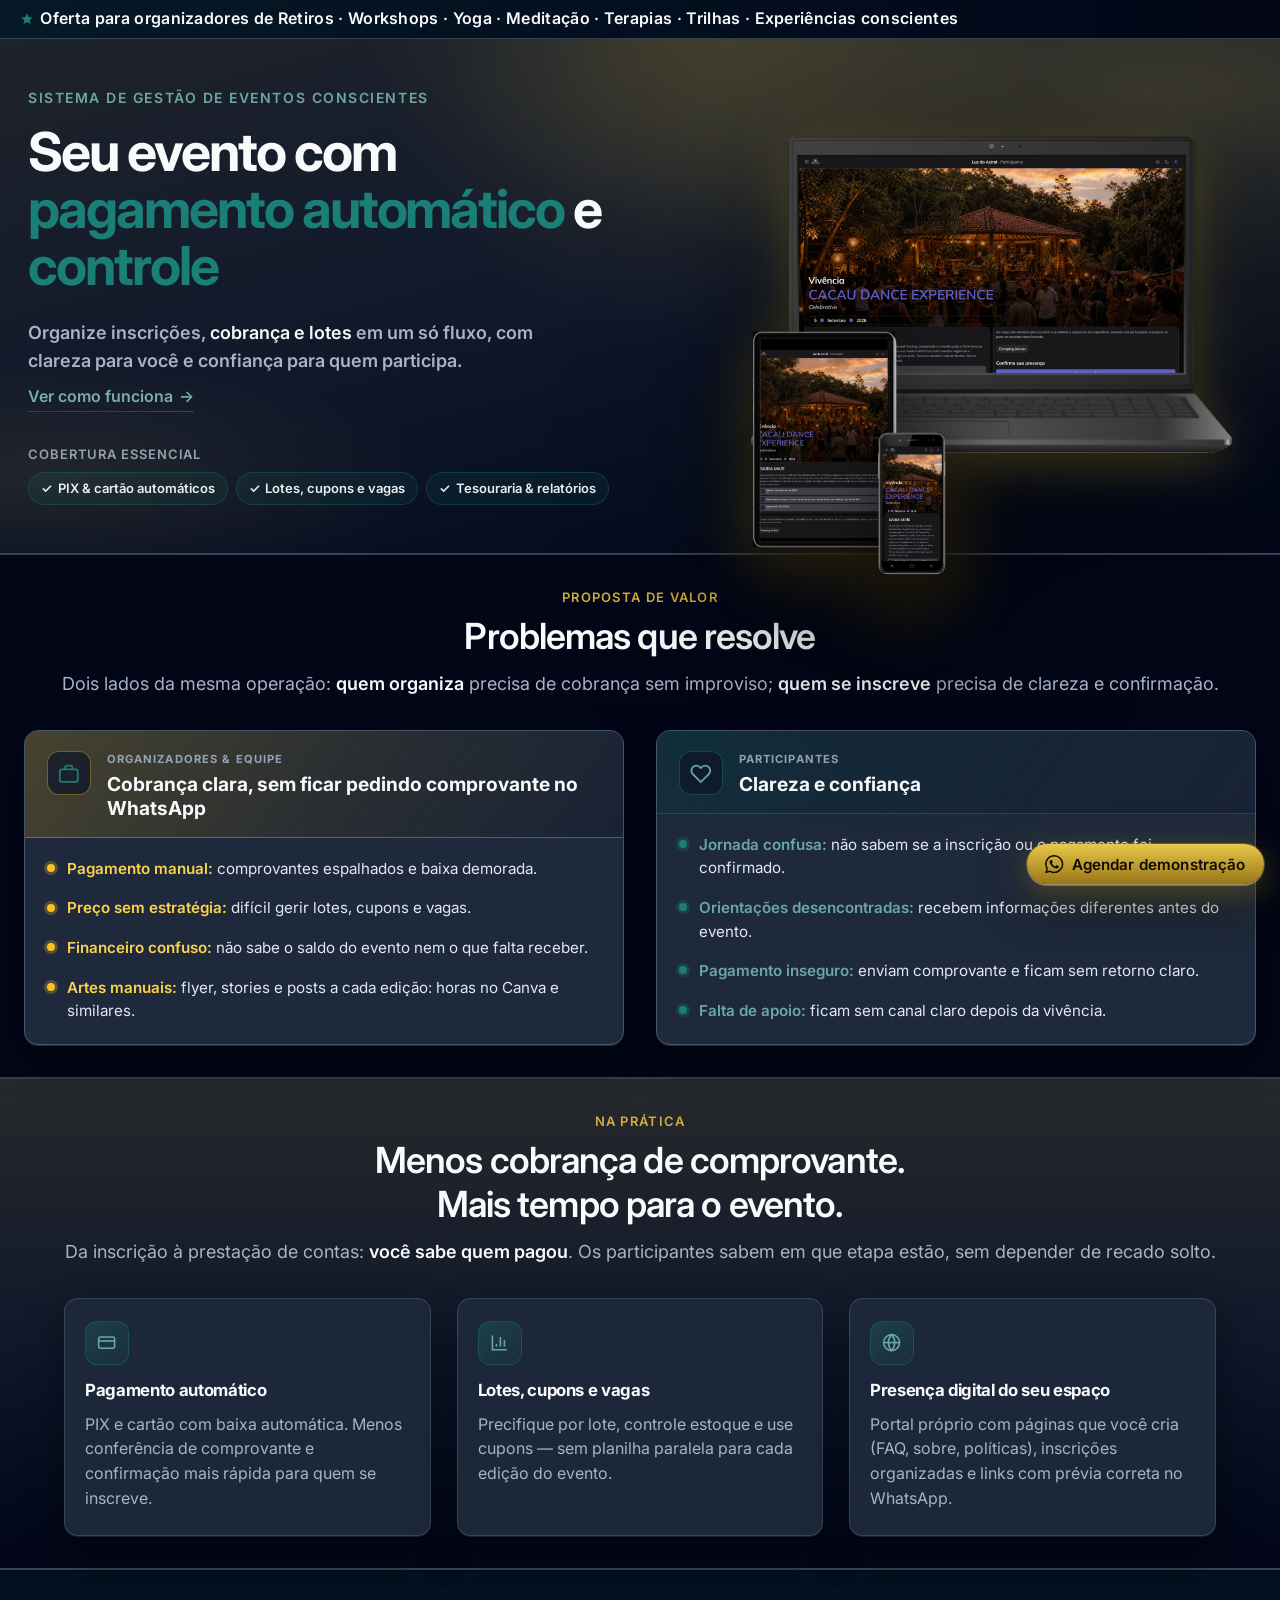
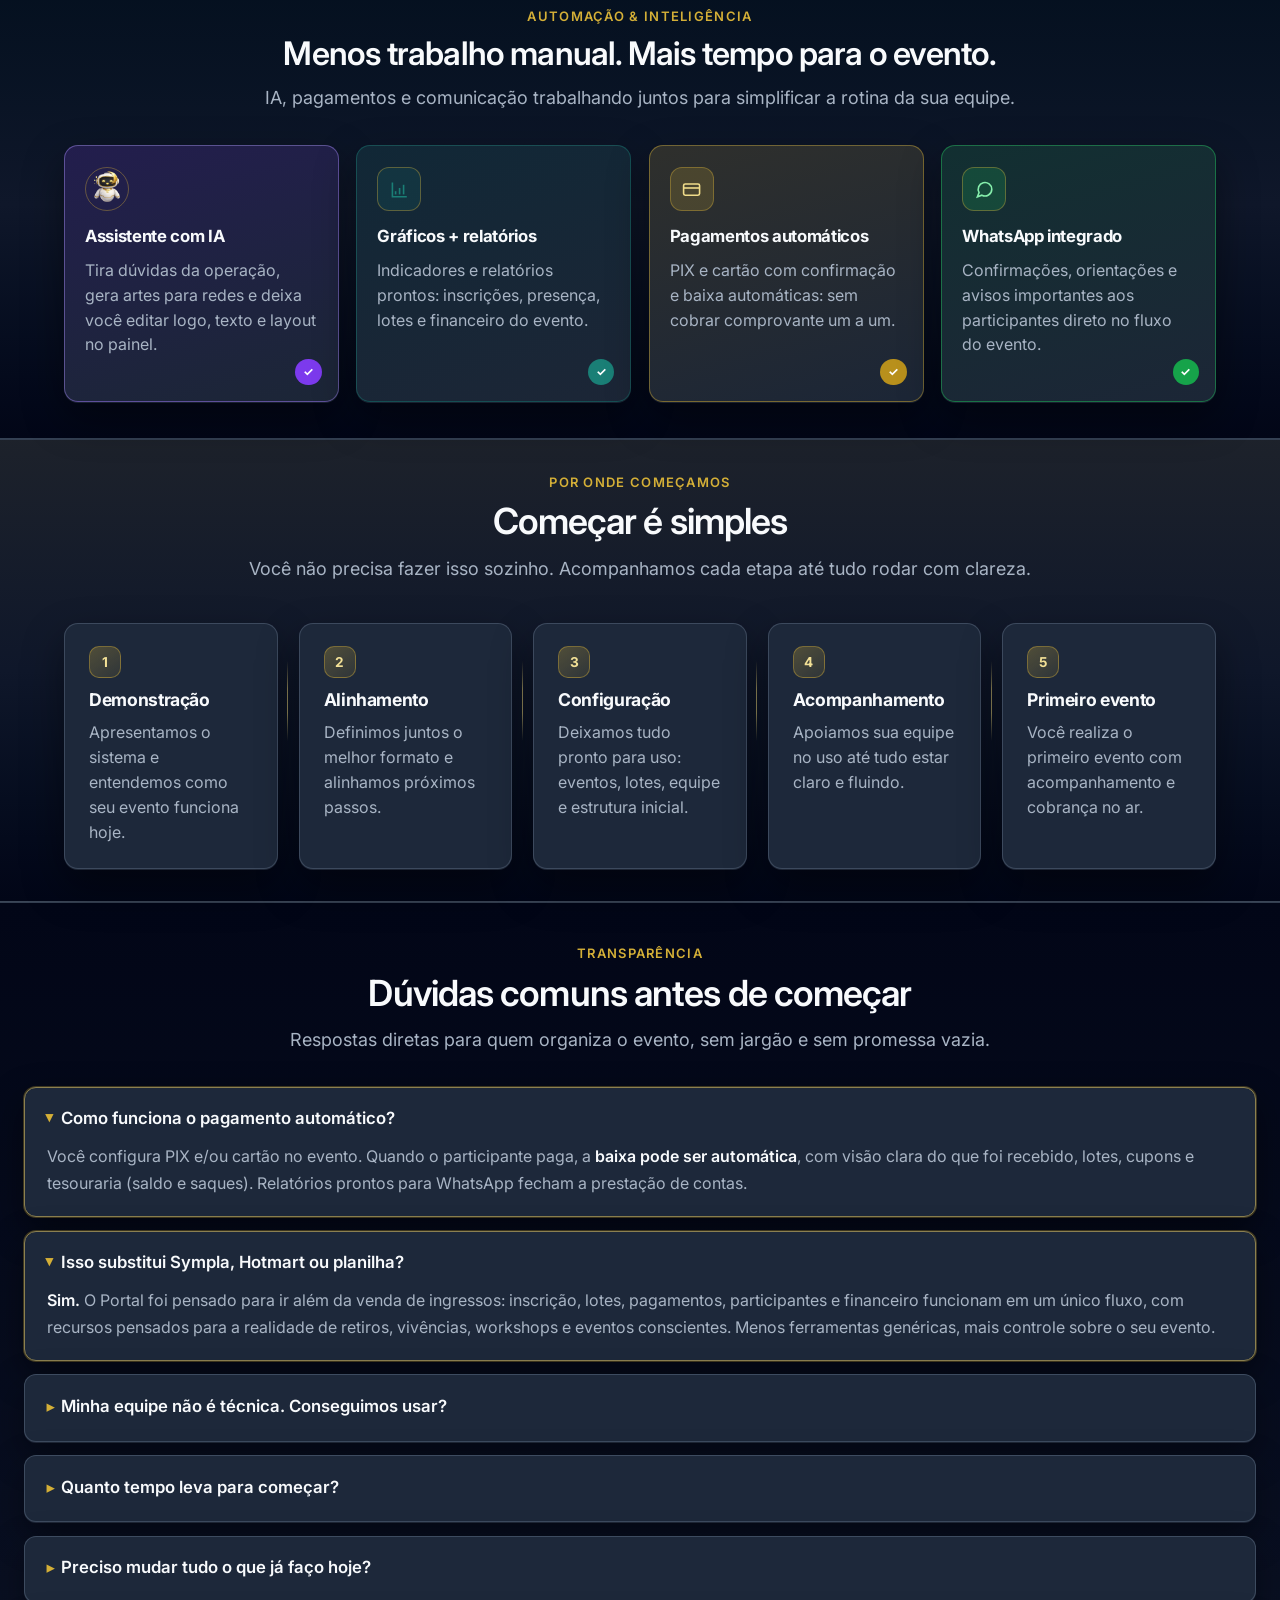
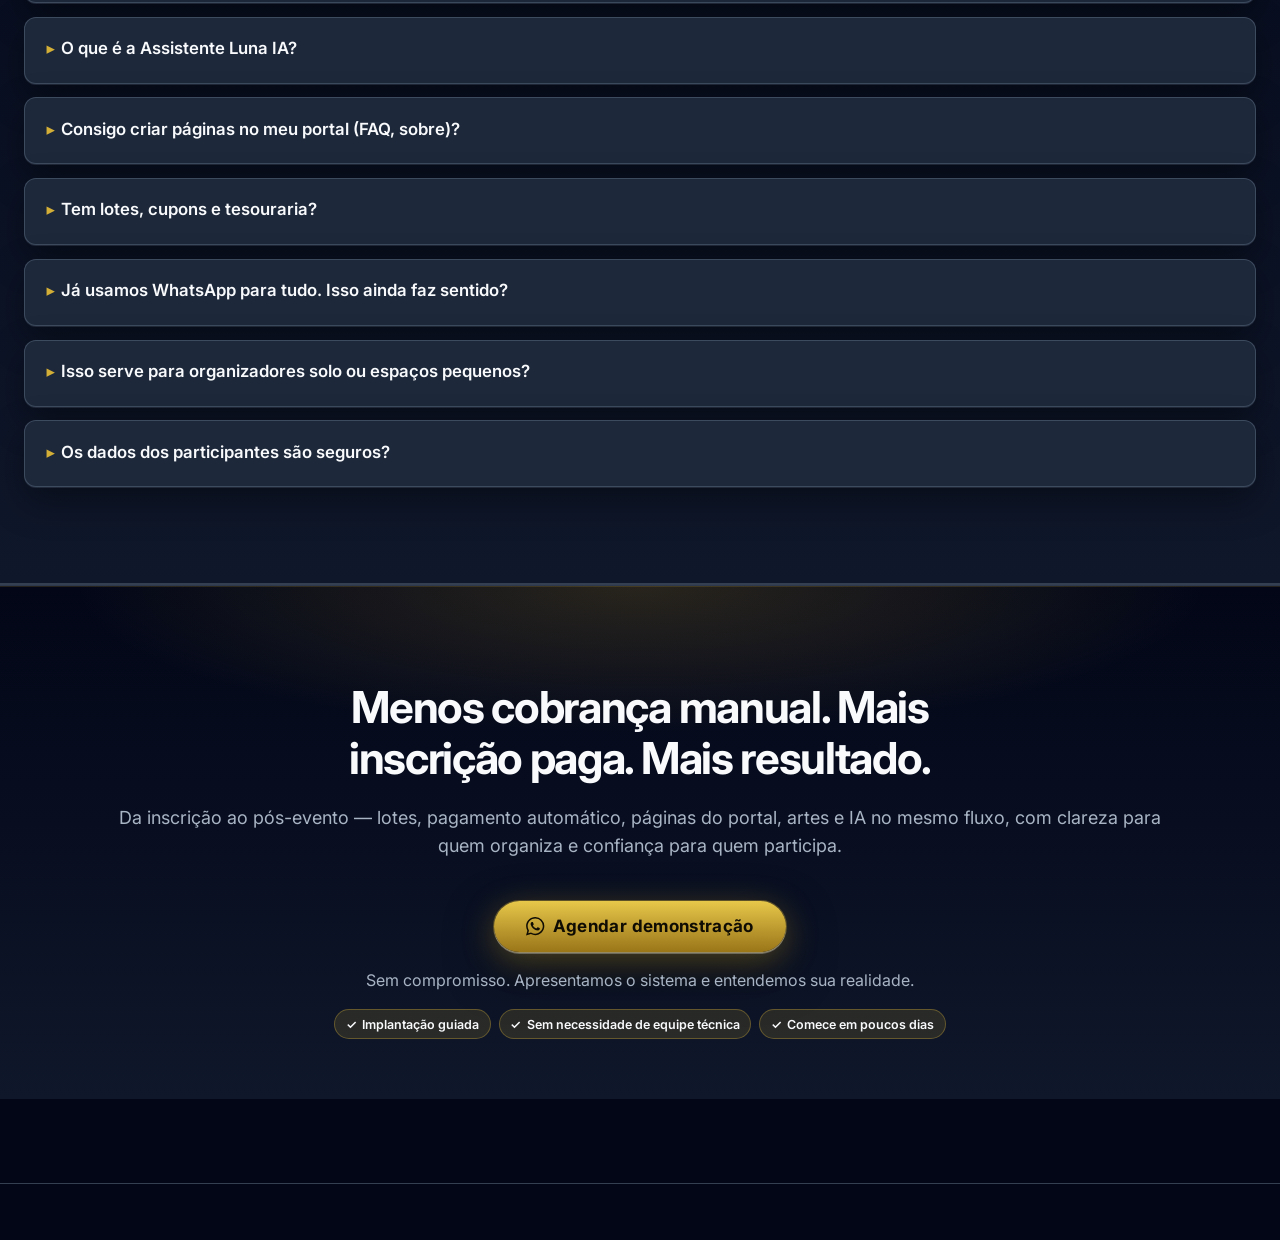
<file: eventos-conscientes/index.html>
<!DOCTYPE html>
<html lang="pt-BR" data-sales-whatsapp="5548991990912"
  data-sales-message="Olá! Organizo eventos conscientes e tenho interesse em agendar uma demonstração (pagamento automático / gestão)."
  data-sales-email="" data-lead-origem="eventos-conscientes">

<head>
  <meta charset="utf-8" />
  <meta name="viewport" content="width=device-width, initial-scale=1, viewport-fit=cover" />
  <meta name="theme-color" content="#020617" />
  <meta name="description"
    content="Gestão para eventos conscientes: inscrição, lotes, PIX e cartão, páginas do seu espaço, artes para redes e assistente com IA." />
  <title>Eventos Conscientes — Portal do Luar</title>
  <meta property="og:title" content="Eventos Conscientes — Portal do Luar" />
  <meta property="og:description"
    content="Pagamento automático, lotes, páginas do portal e artes para redes — para retiros, workshops e experiências conscientes." />
  <meta property="og:type" content="website" />
  <meta property="og:url" content="https://www.portaldoluar.com.br/eventos-conscientes/" />
  <meta property="og:image" content="https://www.portaldoluar.com.br/share-consciente.png" />
  <meta property="twitter:image" content="https://www.portaldoluar.com.br/share-consciente.png" />
  <meta property="og:image:type" content="image/png" />
  <meta property="og:image:width" content="1200" />
  <meta property="og:image:height" content="630" />
  <meta property="og:image:alt"
    content="Pré-visualização da gestão de eventos conscientes no Portal do Luar." />
  <meta name="twitter:card" content="summary_large_image" />
  <meta name="twitter:title" content="Eventos Conscientes — Portal do Luar" />
  <meta name="twitter:description"
    content="Pagamento automático, lotes, páginas do portal e artes para redes — para retiros, workshops e experiências conscientes." />
  <meta name="twitter:image" content="https://www.portaldoluar.com.br/share-consciente.png" />
  <link rel="icon" type="image/png" href="../assets/icons/favicon.png" />
  <link rel="icon" href="../assets/icons/favicon.ico" sizes="any" />
  <link rel="apple-touch-icon" href="../assets/icons/favicon.png" />
  <link rel="preconnect" href="https://fonts.googleapis.com" />
  <link rel="preconnect" href="https://fonts.gstatic.com" crossorigin />
  <link href="https://fonts.googleapis.com/css2?family=Inter:wght@400;500;600;700&display=swap" rel="stylesheet" />
  <link rel="stylesheet" href="../styles.css" />
</head>

<body class="solucao-page-root solucao-page-root--eventos">
  <header class="landing-sales-shell__bar landing-sales-shell__bar--teal" role="banner">
    <div class="landing-sales-shell__bar-inner">
      <p class="landing-sales-shell__title">
        <span class="landing-sales-shell__title-star" aria-hidden="true">
          <svg xmlns="http://www.w3.org/2000/svg" width="14" height="14" viewBox="0 0 24 24" fill="currentColor">
            <path d="M12 17.27 18.18 21l-1.64-7.03L22 9.24l-7.19-.61L12 2 9.19 8.63 2 9.24l5.46 4.73L5.82 21z" />
          </svg>
        </span>
        <span class="landing-sales-shell__title-text">Oferta para organizadores de Retiros · Workshops · Yoga · Meditação · Terapias · Trilhas · Experiências conscientes</span>
      </p>
    </div>
  </header>

  <main>
    <article class="landing-solution">
      <!-- Hero -->
      <section class="landing-solution__hero" aria-labelledby="landing-solution-title">
        <div class="container landing-solution__hero-inner">
          <div class="landing-solution__hero-grid">
            <div class="landing-solution__hero-copy mb-4 lg-mb-0">
              <p class="landing-solution__hero-eyebrow landing-solution__hero-eyebrow--teal">Sistema de Gestão de Eventos Conscientes</p>
              <h1 id="landing-solution-title" class="landing-solution__hero-title">
                Seu evento com <span class="landing-solution__hero-title-accent landing-solution__hero-title-accent--teal">pagamento automático</span> e
                <span class="landing-solution__hero-title-accent landing-solution__hero-title-accent--teal">controle</span>
              </h1>
              <p class="landing-solution__hero-lead text-muted">
                Organize inscrições, <strong class="text-strong">cobrança e lotes</strong> em um só fluxo,
                com clareza para você e confiança para quem participa.
              </p>

              <p class="landing-solution__hero-how">
                <a href="#na-pratica" class="landing-solution__hero-how-link landing-solution__hero-how-link--teal">
                  Ver como funciona
                  <span class="landing-solution__hero-how-arrow" aria-hidden="true">→</span>
                </a>
              </p>
              <p class="landing-solution__hero-trust-label">Cobertura essencial</p>
              <div class="landing-solution__trust landing-solution__trust--hero">
                <span class="landing-solution__trust-pill landing-solution__trust-pill--teal"><span aria-hidden="true">✓</span> PIX &amp; cartão automáticos</span>
                <span class="landing-solution__trust-pill landing-solution__trust-pill--teal"><span aria-hidden="true">✓</span> Lotes, cupons e vagas</span>
                <span class="landing-solution__trust-pill landing-solution__trust-pill--teal"><span aria-hidden="true">✓</span> Tesouraria &amp; relatórios</span>
              </div>
            </div>

            <div class="landing-solution__hero-visual">
              <figure class="landing-solution__live landing-solution__live--devices landing-solution__live--hero"
                aria-label="Pré-visualização da interface em notebook, tablet e celular">
                <div
                  class="landing-solution__live-stack landing-solution__live-stack--laptop-tablet landing-solution__live-stack--hero">
                  <div class="landing-solution__live-layer landing-solution__live-layer--laptop-only"
                    aria-hidden="true">
                    <div class="landing-solution__live-screen"
                      style="left: 12.1582%; top: 7.1881%; width: 75.6836%; height: 66.7431%">
                      <img class="landing-solution__live-shot" src="../assets/images/tela-inicial-2-desktop-dark.png"
                        width="1440" height="900" alt="" decoding="async" fetchpriority="high" />
                    </div>
                    <img class="landing-solution__live-frame" src="../assets/images/mock-laptop-layer.png" width="2048"
                      height="1308" alt="" decoding="async" fetchpriority="high" />
                  </div>
                  <div class="landing-solution__live-layer landing-solution__live-layer--tablet-overlap"
                    aria-hidden="true">
                    <div class="landing-solution__live-screen"
                      style="left: 3.75%; top: 1.5023%; width: 92.6389%; height: 95.1174%">
                      <img class="landing-solution__live-shot" src="../assets/images/tela-inicial-2-tablet-dark.png"
                        width="834" height="1194" alt="" decoding="async" />
                    </div>
                    <img class="landing-solution__live-frame" src="../assets/images/mock-tablet-layer.png" width="720"
                      height="1065" alt="" decoding="async" />
                    <div class="landing-solution__live-phone-on-tablet">
                      <div class="landing-solution__live-screen"
                        style="left: 20.8008%; top: 12.5%; width: 57.9102%; height: 74.2188%">
                        <img class="landing-solution__live-shot" src="../assets/images/tela-inicial-2-mobile-dark.png"
                          width="780" height="1688" alt="" decoding="async" />
                      </div>
                      <img class="landing-solution__live-frame" src="../assets/images/mock-phone-layer.png" width="1024"
                        height="1536" alt="" decoding="async" />
                    </div>
                  </div>
                </div>
              </figure>
            </div>
          </div>
        </div>
      </section>

      <hr class="ls-divider" />

      <!-- Problemas -->
      <section class="landing-solution__pains-split" aria-labelledby="landing-pains-split-title">
        <div class="container">
          <p class="kicker">Proposta de valor</p>
          <h2 id="landing-pains-split-title" class="section-title">Problemas que resolve</h2>
          <p class="section-lead">
            Dois lados da mesma operação: <strong class="text-strong">quem organiza</strong> precisa de cobrança sem
            improviso; <strong class="text-strong">quem se inscreve</strong> precisa de clareza e confirmação.
          </p>

          <div class="ls-grid ls-grid--2">
            <div class="mb-4 lg-mb-0">
              <div class="landing-solution__pains-split-panel landing-solution__pains-split-panel--staff landing-solution__pains-split-panel--teal">
                <div class="landing-solution__pains-split-panel-head">
                  <span class="landing-solution__pains-split-icon" aria-hidden="true">
                    <svg viewBox="0 0 24 24" fill="none" stroke="currentColor" stroke-width="2" aria-hidden="true">
                      <rect x="2" y="7" width="20" height="14" rx="2" />
                      <path d="M16 7V5a2 2 0 0 0-2-2h-4a2 2 0 0 0-2 2v2" />
                    </svg>
                  </span>
                  <div>
                    <p class="landing-solution__pains-split-label">Organizadores &amp; equipe</p>
                    <p class="landing-solution__pains-split-headline">Cobrança clara, sem ficar pedindo comprovante no WhatsApp</p>
                  </div>
                </div>
                <ul class="landing-solution__pains-split-list">
                  <li>
                    <span class="landing-solution__pains-split-dot" aria-hidden="true"></span>
                    <span><strong class="text-strong">Pagamento manual:</strong> comprovantes espalhados e baixa demorada.</span>
                  </li>
                  <li>
                    <span class="landing-solution__pains-split-dot" aria-hidden="true"></span>
                    <span><strong class="text-strong">Preço sem estratégia:</strong> difícil gerir lotes, cupons e vagas.</span>
                  </li>
                  <li>
                    <span class="landing-solution__pains-split-dot" aria-hidden="true"></span>
                    <span><strong class="text-strong">Financeiro confuso:</strong> não sabe o saldo do evento nem o que falta receber.</span>
                  </li>
                  <li>
                    <span class="landing-solution__pains-split-dot" aria-hidden="true"></span>
                    <span><strong class="text-strong">Artes manuais:</strong> flyer, stories e posts a cada edição: horas no Canva e similares.</span>
                  </li>
                </ul>
              </div>
            </div>
            <div>
              <div class="landing-solution__pains-split-panel landing-solution__pains-split-panel--participant">
                <div class="landing-solution__pains-split-panel-head">
                  <span class="landing-solution__pains-split-icon" aria-hidden="true">
                    <svg viewBox="0 0 24 24" fill="none" stroke="currentColor" stroke-width="2" aria-hidden="true">
                      <path
                        d="M20.84 4.61a5.5 5.5 0 0 0-7.78 0L12 5.67l-1.06-1.06a5.5 5.5 0 0 0-7.78 7.78l1.06 1.06L12 21.23l7.78-7.78 1.06-1.06a5.5 5.5 0 0 0 0-7.78z" />
                    </svg>
                  </span>
                  <div>
                    <p class="landing-solution__pains-split-label">Participantes</p>
                    <p class="landing-solution__pains-split-headline">Clareza e confiança</p>
                  </div>
                </div>
                <ul class="landing-solution__pains-split-list">
                  <li>
                    <span class="landing-solution__pains-split-dot landing-solution__pains-split-dot--participant"
                      aria-hidden="true"></span>
                    <span><strong class="text-strong">Jornada confusa:</strong> não sabem se a inscrição ou o pagamento foi confirmado.</span>
                  </li>
                  <li>
                    <span class="landing-solution__pains-split-dot landing-solution__pains-split-dot--participant"
                      aria-hidden="true"></span>
                    <span><strong class="text-strong">Orientações desencontradas:</strong> recebem informações diferentes antes do evento.</span>
                  </li>
                  <li>
                    <span class="landing-solution__pains-split-dot landing-solution__pains-split-dot--participant"
                      aria-hidden="true"></span>
                    <span><strong class="text-strong">Pagamento inseguro:</strong> enviam comprovante e ficam sem retorno claro.</span>
                  </li>
                  <li>
                    <span class="landing-solution__pains-split-dot landing-solution__pains-split-dot--participant"
                      aria-hidden="true"></span>
                    <span><strong class="text-strong">Falta de apoio:</strong> ficam sem canal claro depois da vivência.</span>
                  </li>
                </ul>
              </div>
            </div>
          </div>
        </div>
      </section>

      <hr class="ls-divider" />

      <!-- Na prática -->
      <section id="na-pratica" class="landing-solution__value" aria-labelledby="landing-value-title">
        <div class="container">
          <p class="kicker">Na prática</p>
          <h2 id="landing-value-title" class="section-title landing-solution__value-title">
            Menos cobrança de comprovante. Mais tempo para o evento.
          </h2>
          <p class="section-lead">
            Da inscrição à prestação de contas: <strong class="text-strong">você sabe quem pagou</strong>. Os
            participantes sabem em que etapa estão, sem depender de recado solto.
          </p>

          <div class="ls-grid ls-grid--3">
            <div>
              <div class="landing-solution__value-card">
                <span class="landing-solution__value-icon landing-solution__value-icon--teal" aria-hidden="true">
                  <svg viewBox="0 0 24 24" fill="none" stroke="currentColor" stroke-width="2">
                    <rect x="2" y="5" width="20" height="14" rx="2" />
                    <path d="M2 10h20" />
                  </svg>
                </span>
                <h3 class="landing-solution__value-card-title">Pagamento automático</h3>
                <p class="landing-solution__value-card-text">
                  PIX e cartão com baixa automática. Menos conferência de comprovante e confirmação mais rápida para
                  quem se inscreve.
                </p>
              </div>
            </div>
            <div>
              <div class="landing-solution__value-card">
                <span class="landing-solution__value-icon landing-solution__value-icon--teal" aria-hidden="true">
                  <svg viewBox="0 0 24 24" fill="none" stroke="currentColor" stroke-width="2">
                    <path d="M3 3v18h18" />
                    <path d="M18 17V9" />
                    <path d="M13 17V5" />
                    <path d="M8 17v-3" />
                  </svg>
                </span>
                <h3 class="landing-solution__value-card-title">Lotes, cupons e vagas</h3>
                <p class="landing-solution__value-card-text">
                  Precifique por lote, controle estoque e use cupons — sem planilha paralela para cada edição do
                  evento.
                </p>
              </div>
            </div>
            <div>
              <div class="landing-solution__value-card">
                <span class="landing-solution__value-icon landing-solution__value-icon--teal" aria-hidden="true">
                  <svg viewBox="0 0 24 24" fill="none" stroke="currentColor" stroke-width="2">
                    <circle cx="12" cy="12" r="10" />
                    <path d="M2 12h20" />
                    <path
                      d="M12 2a15.3 15.3 0 0 1 4 10 15.3 15.3 0 0 1-4 10 15.3 15.3 0 0 1-4-10 15.3 15.3 0 0 1 4-10z" />
                  </svg>
                </span>
                <h3 class="landing-solution__value-card-title">Presença digital do seu espaço</h3>
                <p class="landing-solution__value-card-text">
                  Portal próprio com páginas que você cria (FAQ, sobre, políticas), inscrições organizadas e links
                  com prévia correta no WhatsApp.
                </p>
              </div>
            </div>
          </div>
        </div>
      </section>

      <hr class="ls-divider" />

      <!-- Automação & inteligência -->
      <section id="inteligencia" class="landing-solution__intel" aria-labelledby="landing-intel-title">
        <div class="container">
          <p class="kicker">Automação &amp; inteligência</p>
          <h2 id="landing-intel-title" class="section-title landing-solution__intel-title">Menos trabalho manual. Mais tempo para o evento.</h2>
          <p class="section-lead">
            IA, pagamentos e comunicação trabalhando juntos para simplificar a rotina da sua equipe.
          </p>

          <div class="ls-grid landing-solution__intel-grid">
            <div>
              <div class="landing-solution__value-card landing-solution__value-card--intel landing-solution__value-card--accent-violet">
                <span class="landing-solution__value-icon landing-solution__value-icon--luna" aria-hidden="true">
                  <img src="../assets/images/luna/avatar.png" width="40" height="40" alt="" decoding="async" />
                </span>
                <h3 class="landing-solution__value-card-title">Assistente com IA</h3>
                <p class="landing-solution__value-card-text">
                  Tira dúvidas da operação, gera artes para redes e deixa você editar logo, texto e layout no painel.
                </p>
                <span class="landing-solution__intel-check" aria-hidden="true">✓</span>
              </div>
            </div>
            <div>
              <div class="landing-solution__value-card landing-solution__value-card--intel landing-solution__value-card--accent-teal">
                <span class="landing-solution__value-icon" aria-hidden="true">
                  <svg viewBox="0 0 24 24" fill="none" stroke="currentColor" stroke-width="2">
                    <path d="M3 3v18h18" />
                    <path d="M7 14v4" />
                    <path d="M12 10v8" />
                    <path d="M17 6v12" />
                  </svg>
                </span>
                <h3 class="landing-solution__value-card-title">Gráficos + relatórios</h3>
                <p class="landing-solution__value-card-text">
                  Indicadores e relatórios prontos: inscrições, presença, lotes e financeiro do evento.
                </p>
                <span class="landing-solution__intel-check" aria-hidden="true">✓</span>
              </div>
            </div>
            <div>
              <div class="landing-solution__value-card landing-solution__value-card--intel landing-solution__value-card--accent-gold">
                <span class="landing-solution__value-icon" aria-hidden="true">
                  <svg viewBox="0 0 24 24" fill="none" stroke="currentColor" stroke-width="2">
                    <rect x="2" y="5" width="20" height="14" rx="2" />
                    <path d="M2 10h20" />
                  </svg>
                </span>
                <h3 class="landing-solution__value-card-title">Pagamentos automáticos</h3>
                <p class="landing-solution__value-card-text">
                  PIX e cartão com confirmação e baixa automáticas: sem cobrar comprovante um a um.
                </p>
                <span class="landing-solution__intel-check" aria-hidden="true">✓</span>
              </div>
            </div>
            <div>
              <div class="landing-solution__value-card landing-solution__value-card--intel landing-solution__value-card--accent-green">
                <span class="landing-solution__value-icon" aria-hidden="true">
                  <svg viewBox="0 0 24 24" fill="none" stroke="currentColor" stroke-width="2">
                    <path d="M21 11.5a8.5 8.5 0 0 1-12.4 7.5L3 21l2.1-5.2A8.5 8.5 0 1 1 21 11.5z" />
                  </svg>
                </span>
                <h3 class="landing-solution__value-card-title">WhatsApp integrado</h3>
                <p class="landing-solution__value-card-text">
                  Confirmações, orientações e avisos importantes aos participantes direto no fluxo do evento.
                </p>
                <span class="landing-solution__intel-check" aria-hidden="true">✓</span>
              </div>
            </div>
          </div>
        </div>
      </section>

      <hr class="ls-divider" />

      <!-- Onboarding -->
      <section class="landing-solution__onboarding" aria-labelledby="landing-onboarding-title">
        <div class="container landing-solution__onboarding-inner">
          <p class="kicker">Por onde começamos</p>
          <h2 id="landing-onboarding-title" class="section-title">Começar é simples</h2>
          <p class="section-lead mb-6">
            Você não precisa fazer isso sozinho. Acompanhamos cada etapa até tudo rodar com clareza.
          </p>

          <ol class="landing-solution__onboarding-list">
            <li class="landing-solution__onboarding-step">
              <div class="landing-solution__onboarding-card">
                <span class="landing-solution__onboarding-badge" aria-hidden="true">1</span>
                <h3 class="landing-solution__onboarding-step-title">Demonstração</h3>
                <p class="landing-solution__onboarding-step-text">Apresentamos o sistema e entendemos como seu evento
                  funciona hoje.</p>
              </div>
            </li>
            <li class="landing-solution__onboarding-step">
              <div class="landing-solution__onboarding-card">
                <span class="landing-solution__onboarding-badge" aria-hidden="true">2</span>
                <h3 class="landing-solution__onboarding-step-title">Alinhamento</h3>
                <p class="landing-solution__onboarding-step-text">Definimos juntos o melhor formato e alinhamos próximos
                  passos.</p>
              </div>
            </li>
            <li class="landing-solution__onboarding-step">
              <div class="landing-solution__onboarding-card">
                <span class="landing-solution__onboarding-badge" aria-hidden="true">3</span>
                <h3 class="landing-solution__onboarding-step-title">Configuração</h3>
                <p class="landing-solution__onboarding-step-text">Deixamos tudo pronto para uso: eventos, lotes, equipe e
                  estrutura inicial.</p>
              </div>
            </li>
            <li class="landing-solution__onboarding-step">
              <div class="landing-solution__onboarding-card">
                <span class="landing-solution__onboarding-badge" aria-hidden="true">4</span>
                <h3 class="landing-solution__onboarding-step-title">Acompanhamento</h3>
                <p class="landing-solution__onboarding-step-text">Apoiamos sua equipe no uso até tudo estar claro e
                  fluindo.</p>
              </div>
            </li>
            <li class="landing-solution__onboarding-step">
              <div class="landing-solution__onboarding-card">
                <span class="landing-solution__onboarding-badge" aria-hidden="true">5</span>
                <h3 class="landing-solution__onboarding-step-title">Primeiro evento</h3>
                <p class="landing-solution__onboarding-step-text">Você realiza o primeiro evento com acompanhamento e
                  cobrança no ar.</p>
              </div>
            </li>
          </ol>
        </div>
      </section>

      <hr class="ls-divider" />

      <!-- FAQ -->
      <section class="landing-solution__faq-section" aria-labelledby="landing-faq-title">
        <div class="container landing-solution__faq-inner">
          <p class="kicker">Transparência</p>
          <h2 id="landing-faq-title" class="section-title">Dúvidas comuns antes de começar</h2>
          <p class="section-lead section-lead--narrow">
            Respostas diretas para quem organiza o evento, sem jargão e sem promessa vazia.
          </p>

          <div class="landing-solution__faq">
            <details class="landing-solution__faq-item" open>
              <summary class="landing-solution__faq-summary">Como funciona o pagamento automático?</summary>
              <div class="landing-solution__faq-answer">
                <p>
                  Você configura PIX e/ou cartão no evento. Quando o participante paga, a
                  <strong class="text-strong">baixa pode ser automática</strong>, com visão clara do que foi recebido,
                  lotes, cupons e tesouraria (saldo e saques). Relatórios prontos para WhatsApp fecham a prestação de
                  contas.
                </p>
              </div>
            </details>

            <details class="landing-solution__faq-item" open>
              <summary class="landing-solution__faq-summary">Isso substitui Sympla, Hotmart ou planilha?</summary>
              <div class="landing-solution__faq-answer">
                <p>
                  <strong class="text-strong">Sim.</strong> O Portal foi pensado para ir além da venda de ingressos:
                  inscrição, lotes, pagamentos, participantes e financeiro funcionam em um único fluxo, com recursos
                  pensados para a realidade de retiros, vivências, workshops e eventos conscientes. Menos ferramentas
                  genéricas, mais controle sobre o seu evento.
                </p>
              </div>
            </details>

            <details class="landing-solution__faq-item">
              <summary class="landing-solution__faq-summary">Minha equipe não é técnica. Conseguimos usar?</summary>
              <div class="landing-solution__faq-answer">
                <p>
                  <strong class="text-strong">Sim.</strong> O uso é <strong class="text-strong">simples</strong>, com
                  tela
                  <strong class="text-strong">guiada</strong> para o cotidiano. No começo há <strong
                    class="text-strong">acompanhamento</strong>
                  para a equipe ganhar confiança. Não é preciso ser “da área de TI”.
                </p>
              </div>
            </details>

            <details class="landing-solution__faq-item">
              <summary class="landing-solution__faq-summary">Quanto tempo leva para começar?</summary>
              <div class="landing-solution__faq-answer">
                <p>
                  Em geral é <strong class="text-strong">rápido</strong>: a primeira configuração é
                  <strong class="text-strong">assistida</strong> e, em <strong class="text-strong">poucos dias</strong>,
                  já é possível
                  pensar no <strong class="text-strong">primeiro evento</strong> com apoio. O ritmo combina com o
                  tamanho e a agenda do seu espaço.
                </p>
              </div>
            </details>

            <details class="landing-solution__faq-item">
              <summary class="landing-solution__faq-summary">Preciso mudar tudo o que já faço hoje?</summary>
              <div class="landing-solution__faq-answer">
                <p>
                  <strong class="text-strong">Não.</strong> Dá para <strong class="text-strong">começar aos
                    poucos</strong> e
                  <strong class="text-strong">integrar</strong> com o que já existe, inclusive WhatsApp onde fizer
                  sentido. Ninguém precisa
                  “virar o barco” de um dia para o outro.
                </p>
              </div>
            </details>

            <details class="landing-solution__faq-item">
              <summary class="landing-solution__faq-summary">O que é a Assistente Luna IA?</summary>
              <div class="landing-solution__faq-answer">
                <p>
                  A <strong class="text-strong">Luna</strong> é a assistente de IA do Portal do Luar: tira dúvidas,
                  apoia a <strong class="text-strong">triagem de participantes</strong> e ajuda a encontrar
                  informações. Além disso, <strong class="text-strong">gera imagens</strong> para eventos, avisos,
                  comunicados e outros conteúdos, seguindo a <strong class="text-strong">identidade da sua casa</strong>
                  de forma simples e eficaz.
                </p>
              </div>
            </details>

            <details class="landing-solution__faq-item">
              <summary class="landing-solution__faq-summary">Consigo criar páginas no meu portal (FAQ, sobre)?</summary>
              <div class="landing-solution__faq-answer">
                <p>
                  <strong class="text-strong">Sim.</strong> Além da página do evento, você cria
                  <strong class="text-strong">páginas customizadas</strong> (FAQ, sobre o espaço, orientações) no
                  layout do portal, com menu e
                  <strong class="text-strong">link de compartilhamento</strong> pensado para WhatsApp e redes sociais.
                </p>
              </div>
            </details>

            <details class="landing-solution__faq-item">
              <summary class="landing-solution__faq-summary">Tem lotes, cupons e tesouraria?</summary>
              <div class="landing-solution__faq-answer">
                <p>
                  <strong class="text-strong">Sim.</strong> Dá para usar lotes de ingresso, cupons, visão financeira por
                  evento e
                  <strong class="text-strong">Conta / Tesouraria</strong> (saldo, saques e antecipação quando aplicável).
                  Relatórios prontos para colar no WhatsApp fecham a prestação de contas.
                </p>
              </div>
            </details>

            <details class="landing-solution__faq-item">
              <summary class="landing-solution__faq-summary">Já usamos WhatsApp para tudo. Isso ainda faz sentido?
              </summary>
              <div class="landing-solution__faq-answer">
                <p>
                  Sim: o WhatsApp <strong class="text-strong">continua ótimo</strong> para avisos e conversa. Só nele, o
                  que falta costuma
                  ser <strong class="text-strong">organização</strong>, <strong class="text-strong">histórico</strong> e
                  <strong class="text-strong">clareza</strong> do que foi pago e confirmado. O sistema
                  <strong class="text-strong">centraliza e registra</strong> o processo; dá para
                  <strong class="text-strong">integrar com o WhatsApp</strong> para os avisos, sem perder o fio da
                  meada.
                </p>
              </div>
            </details>

            <details class="landing-solution__faq-item">
              <summary class="landing-solution__faq-summary">Isso serve para organizadores solo ou espaços pequenos?</summary>
              <div class="landing-solution__faq-answer">
                <p>
                  <strong class="text-strong">Sim.</strong> Costuma ajudar <strong class="text-strong">ainda
                    mais</strong> no início, quando
                  tudo ainda cabe na cabeça de poucas pessoas. E <strong class="text-strong">cresce junto</strong> com a
                  operação, sem
                  complicar o que já funciona.
                </p>
              </div>
            </details>

            <details class="landing-solution__faq-item">
              <summary class="landing-solution__faq-summary">Os dados dos participantes são seguros?</summary>
              <div class="landing-solution__faq-answer">
                <p>
                  <strong class="text-strong">Sim.</strong> Informações ficam em registro <strong
                    class="text-strong">estruturado</strong>,
                  com <strong class="text-strong">controle de acesso</strong> por perfil. Na prática, isso tende a ser
                  <strong class="text-strong">mais seguro</strong> do que dados espalhados em grupos, prints e papel
                  solto.
                </p>
              </div>
            </details>
          </div>
        </div>
      </section>

      <hr class="ls-divider" />

      <!-- CTA -->
      <section class="landing-solution__cta-final" aria-labelledby="landing-cta-title">
        <div class="container landing-solution__cta-final-inner">
          <h2 id="landing-cta-title" class="landing-solution__cta-final-title">Menos cobrança manual. Mais inscrição
            paga. Mais resultado.</h2>
          <p class="landing-solution__cta-final-lead text-muted">
            Da inscrição ao pós-evento — lotes, pagamento automático, páginas do portal, artes e IA no mesmo fluxo, com clareza para quem organiza e confiança para quem participa.
          </p>
          <div class="landing-solution__cta-final-action">
            <button type="button" class="btn" data-lead-demo
              aria-label="Agendar demonstração — abrir formulário rápido">
              <svg class="btn__icon" viewBox="0 0 24 24" fill="currentColor" aria-hidden="true">
                <path
                  d="M17.472 14.382c-.297-.149-1.758-.867-2.03-.967-.273-.099-.471-.148-.67.15-.197.297-.767.966-.94 1.164-.173.199-.347.223-.644.075-.297-.15-1.255-.463-2.39-1.475-.883-.788-1.48-1.761-1.653-2.059-.173-.297-.018-.458.13-.606.134-.133.298-.347.446-.52.149-.174.198-.298.298-.497.099-.198.05-.371-.025-.52-.075-.149-.669-1.612-.916-2.207-.242-.579-.487-.5-.669-.51-.173-.008-.371-.01-.57-.01-.198 0-.52.074-.792.372-.272.297-1.04 1.016-1.04 2.479 0 1.462 1.065 2.875 1.213 3.074.149.198 2.096 3.2 5.077 4.487.709.306 1.262.489 1.694.625.712.227 1.36.195 1.871.118.571-.085 1.758-.719 2.006-1.413.248-.694.248-1.289.173-1.413-.074-.124-.272-.198-.57-.347m-5.421 7.403h-.004a9.87 9.87 0 01-5.031-1.378l-.361-.214-3.741.982.998-3.648-.235-.374a9.86 9.86 0 01-1.51-5.26c.001-5.45 4.436-9.884 9.888-9.884 2.64 0 5.122 1.03 6.988 2.898a9.825 9.825 0 012.893 6.994c-.003 5.45-4.435 9.884-9.885 9.884m8.413-18.297A11.815 11.815 0 0012.05 0C5.495 0 .16 5.335.157 11.892c0 2.096.547 4.142 1.588 5.945L.057 24l6.305-1.654a11.882 11.882 0 005.683 1.448h.005c6.554 0 11.89-5.335 11.893-11.893a11.821 11.821 0 00-3.48-8.413z" />
              </svg>
              Agendar demonstração
            </button>
          </div>
          <p class="landing-solution__cta-final-reassure">
            Sem compromisso. Apresentamos o sistema e entendemos sua realidade.
          </p>
          <div class="landing-solution__cta-final-trust">
            <span class="landing-solution__trust-pill landing-solution__cta-final-trust-pill"><span
                aria-hidden="true">✓</span> Implantação guiada</span>
            <span class="landing-solution__trust-pill landing-solution__cta-final-trust-pill"><span
                aria-hidden="true">✓</span> Sem necessidade de equipe técnica</span>
            <span class="landing-solution__trust-pill landing-solution__cta-final-trust-pill"><span
                aria-hidden="true">✓</span> Comece em poucos dias</span>
          </div>
        </div>
      </section>
    </article>
  </main>

  <footer class="site-footer" id="contato">

  </footer>

  <div class="landing-solution__demo-fab">
    <button type="button" class="btn btn--sm" data-lead-demo
      aria-label="Agendar demonstração — abrir formulário rápido">
      <svg class="btn__icon" viewBox="0 0 24 24" fill="currentColor" aria-hidden="true">
        <path
          d="M17.472 14.382c-.297-.149-1.758-.867-2.03-.967-.273-.099-.471-.148-.67.15-.197.297-.767.966-.94 1.164-.173.199-.347.223-.644.075-.297-.15-1.255-.463-2.39-1.475-.883-.788-1.48-1.761-1.653-2.059-.173-.297-.018-.458.13-.606.134-.133.298-.347.446-.52.149-.174.198-.298.298-.497.099-.198.05-.371-.025-.52-.075-.149-.669-1.612-.916-2.207-.242-.579-.487-.5-.669-.51-.173-.008-.371-.01-.57-.01-.198 0-.52.074-.792.372-.272.297-1.04 1.016-1.04 2.479 0 1.462 1.065 2.875 1.213 3.074.149.198 2.096 3.2 5.077 4.487.709.306 1.262.489 1.694.625.712.227 1.36.195 1.871.118.571-.085 1.758-.719 2.006-1.413.248-.694.248-1.289.173-1.413-.074-.124-.272-.198-.57-.347m-5.421 7.403h-.004a9.87 9.87 0 01-5.031-1.378l-.361-.214-3.741.982.998-3.648-.235-.374a9.86 9.86 0 01-1.51-5.26c.001-5.45 4.436-9.884 9.888-9.884 2.64 0 5.122 1.03 6.988 2.898a9.825 9.825 0 012.893 6.994c-.003 5.45-4.435 9.884-9.885 9.884m8.413-18.297A11.815 11.815 0 0012.05 0C5.495 0 .16 5.335.157 11.892c0 2.096.547 4.142 1.588 5.945L.057 24l6.305-1.654a11.882 11.882 0 005.683 1.448h.005c6.554 0 11.89-5.335 11.893-11.893a11.821 11.821 0 00-3.48-8.413z" />
      </svg>
      Agendar demonstração
    </button>
  </div>

  <dialog class="lead-demo-dialog" id="lead-demo-dialog" aria-labelledby="lead-demo-title">
    <div class="lead-demo-dialog__inner">
      <header class="lead-demo-dialog__head">
        <h2 id="lead-demo-title" class="lead-demo-dialog__title">Agendar demonstração</h2>
        <button type="button" class="lead-demo-dialog__close" id="lead-demo-close" aria-label="Fechar">&times;</button>
      </header>
      <p class="lead-demo-dialog__lead">Em poucos toques você envia os dados e abrimos a conversa no WhatsApp.</p>
      <p class="lead-demo-dialog__step-label" id="lead-demo-step-label" aria-live="polite">Passo 1 de 5</p>
      <div class="lead-demo-dialog__dots" id="lead-demo-dots" aria-hidden="true"></div>

      <form id="lead-demo-form" class="lead-demo-form" novalidate>
        <div class="lead-demo__panel is-active" data-step="1" role="group" aria-labelledby="lead-demo-step-1-title">
          <h3 id="lead-demo-step-1-title" class="lead-demo__question">Seus dados</h3>
          <label class="lead-demo__field">
            <span class="lead-demo__label">Nome</span>
            <input class="lead-demo__input" type="text" name="nome" id="lead-nome" autocomplete="name" required
              minlength="2" maxlength="120" placeholder="Como podemos te chamar" />
          </label>
          <label class="lead-demo__field">
            <span class="lead-demo__label">WhatsApp</span>
            <input class="lead-demo__input" type="tel" name="whatsapp" id="lead-whatsapp" autocomplete="tel" required
              inputmode="numeric" placeholder="(00) 00000-0000" maxlength="19" />
          </label>
          <input type="hidden" name="origem" id="lead-origem" value="" />
        </div>

        <div class="lead-demo__panel" data-step="2" role="group" aria-labelledby="lead-demo-step-2a">
          <h3 id="lead-demo-step-2a" class="lead-demo__question">Quantos eventos por mês?</h3>
          <div class="lead-demo__chips" role="radiogroup" aria-labelledby="lead-demo-step-2a">
            <label class="lead-demo__chip"><input type="radio" name="trabalhos" value="1" required />1</label>
            <label class="lead-demo__chip"><input type="radio" name="trabalhos" value="2" />2</label>
            <label class="lead-demo__chip"><input type="radio" name="trabalhos" value="3" />3</label>
            <label class="lead-demo__chip"><input type="radio" name="trabalhos" value="4+" />4+</label>
          </div>
          <h3 id="lead-demo-step-2b" class="lead-demo__question lead-demo__question--spaced">Pessoas por evento?</h3>
          <div class="lead-demo__chips" role="radiogroup" aria-labelledby="lead-demo-step-2b">
            <label class="lead-demo__chip"><input type="radio" name="pessoas" value="Até 20" required />Até 20</label>
            <label class="lead-demo__chip"><input type="radio" name="pessoas" value="20–40" />20–40</label>
            <label class="lead-demo__chip"><input type="radio" name="pessoas" value="40–80" />40–80</label>
            <label class="lead-demo__chip"><input type="radio" name="pessoas" value="80+" />80+</label>
          </div>
        </div>

        <div class="lead-demo__panel" data-step="3" role="group" aria-labelledby="lead-demo-step-3a">
          <h3 id="lead-demo-step-3a" class="lead-demo__question">Vocês possuem participantes recorrentes / mensalistas?</h3>
          <div class="lead-demo__chips lead-demo__chips--2" role="radiogroup" aria-labelledby="lead-demo-step-3a">
            <label class="lead-demo__chip"><input type="radio" name="mensalistas" value="Sim" required />Sim</label>
            <label class="lead-demo__chip"><input type="radio" name="mensalistas" value="Não" />Não</label>
          </div>
          <div id="lead-mensalistas-qtd-wrap" class="lead-demo__mensalistas-qtd" aria-hidden="true" inert>
            <div class="lead-demo__mensalistas-qtd-inner">
              <p id="lead-mensalistas-hint" class="lead-demo__hint lead-demo__hint--mensalistas">Recorrentes e
                mensalistas ajudam a prever ocupação e a organizar melhor o calendário.</p>
              <h3 id="lead-mensalistas-qtd-legend" class="lead-demo__question lead-demo__question--spaced">Quantos
                recorrentes?</h3>
              <div class="lead-demo__chips" role="radiogroup" aria-labelledby="lead-mensalistas-qtd-legend">
                <label class="lead-demo__chip"><input type="radio" name="mensalistas_qtd" value="Até 10" />Até
                  10</label>
                <label class="lead-demo__chip"><input type="radio" name="mensalistas_qtd" value="10–30" />10–30</label>
                <label class="lead-demo__chip"><input type="radio" name="mensalistas_qtd" value="30–60" />30–60</label>
                <label class="lead-demo__chip"><input type="radio" name="mensalistas_qtd" value="60+" />60+</label>
              </div>
            </div>
          </div>
        </div>

        <div class="lead-demo__panel" data-step="4" role="group"
          aria-labelledby="lead-demo-step-4-title lead-demo-step-4-hint">
          <h3 id="lead-demo-step-4-title" class="lead-demo__question">Hoje vocês usam:</h3>
          <p id="lead-demo-step-4-hint" class="lead-demo__hint">Pode marcar mais de uma opção.</p>
          <div class="lead-demo__chips lead-demo__chips--stack" role="group" aria-label="Ferramentas usadas hoje">
            <label class="lead-demo__chip"><input type="checkbox" name="contexto" value="WhatsApp" />WhatsApp</label>
            <label class="lead-demo__chip"><input type="checkbox" name="contexto" value="Planilha" />Planilha</label>
            <label class="lead-demo__chip"><input type="checkbox" name="contexto" value="Sympla / Hotmart" />Sympla /
              Hotmart</label>
            <label class="lead-demo__chip"><input type="checkbox" name="contexto" value="Google Forms" />Google
              Forms</label>
            <label class="lead-demo__chip"><input type="checkbox" name="contexto" value="Outro" />Outro</label>
          </div>
        </div>

        <div class="lead-demo__panel" data-step="5" role="group" aria-labelledby="lead-demo-step-5-title">
          <h3 id="lead-demo-step-5-title" class="lead-demo__question">
            Valores para o plano <span class="lead-demo__optional-badge">opcional</span>
          </h3>
          <p class="lead-demo__hint lead-demo__hint--tight">Pode pular: usamos só para sugerir um plano alinhado ao seu
            evento.</p>

          <label class="lead-demo__field">
            <span class="lead-demo__label">Qual o valor médio cobrado por participante?</span>
            <select class="lead-demo__select" name="valor_participante" id="lead-valor-participante">
              <option value="">Prefiro não informar</option>
              <option value="Até R$50">Até R$50</option>
              <option value="R$50 – R$150">R$50 – R$150</option>
              <option value="R$150 – R$300">R$150 – R$300</option>
              <option value="Mais de R$300">Mais de R$300</option>
            </select>
            <span class="lead-demo__helper">Usamos isso apenas para sugerir um plano adequado à realidade do seu
              espaço.</span>
          </label>

          <div id="lead-valor-mensalista-wrap" class="lead-demo__valor-mensalista-wrap is-hidden" aria-hidden="true"
            inert>
            <label class="lead-demo__field lead-demo__field--spaced">
              <span class="lead-demo__label">Recorrentes / mensalistas contribuem com qual valor? <span
                  class="lead-demo__optional-inline">(opcional)</span></span>
              <select class="lead-demo__select" name="valor_mensalista" id="lead-valor-mensalista">
                <option value="">Prefiro não informar</option>
                <option value="Até R$50">Até R$50</option>
                <option value="R$50 – R$100">R$50 – R$100</option>
                <option value="R$100 – R$200">R$100 – R$200</option>
                <option value="Mais de R$200">Mais de R$200</option>
              </select>
            </label>
          </div>
        </div>

        <p class="lead-demo__error" id="lead-demo-error" role="alert" hidden></p>

        <footer class="lead-demo-dialog__footer">
          <button type="button" class="lead-demo__btn lead-demo__btn--ghost" id="lead-demo-back">Voltar</button>
          <button type="button" class="lead-demo__btn lead-demo__btn--primary" id="lead-demo-next">Continuar</button>
        </footer>
      </form>
    </div>
  </dialog>

  <script src="../script.js" defer></script>
</body>

</html>
</file>
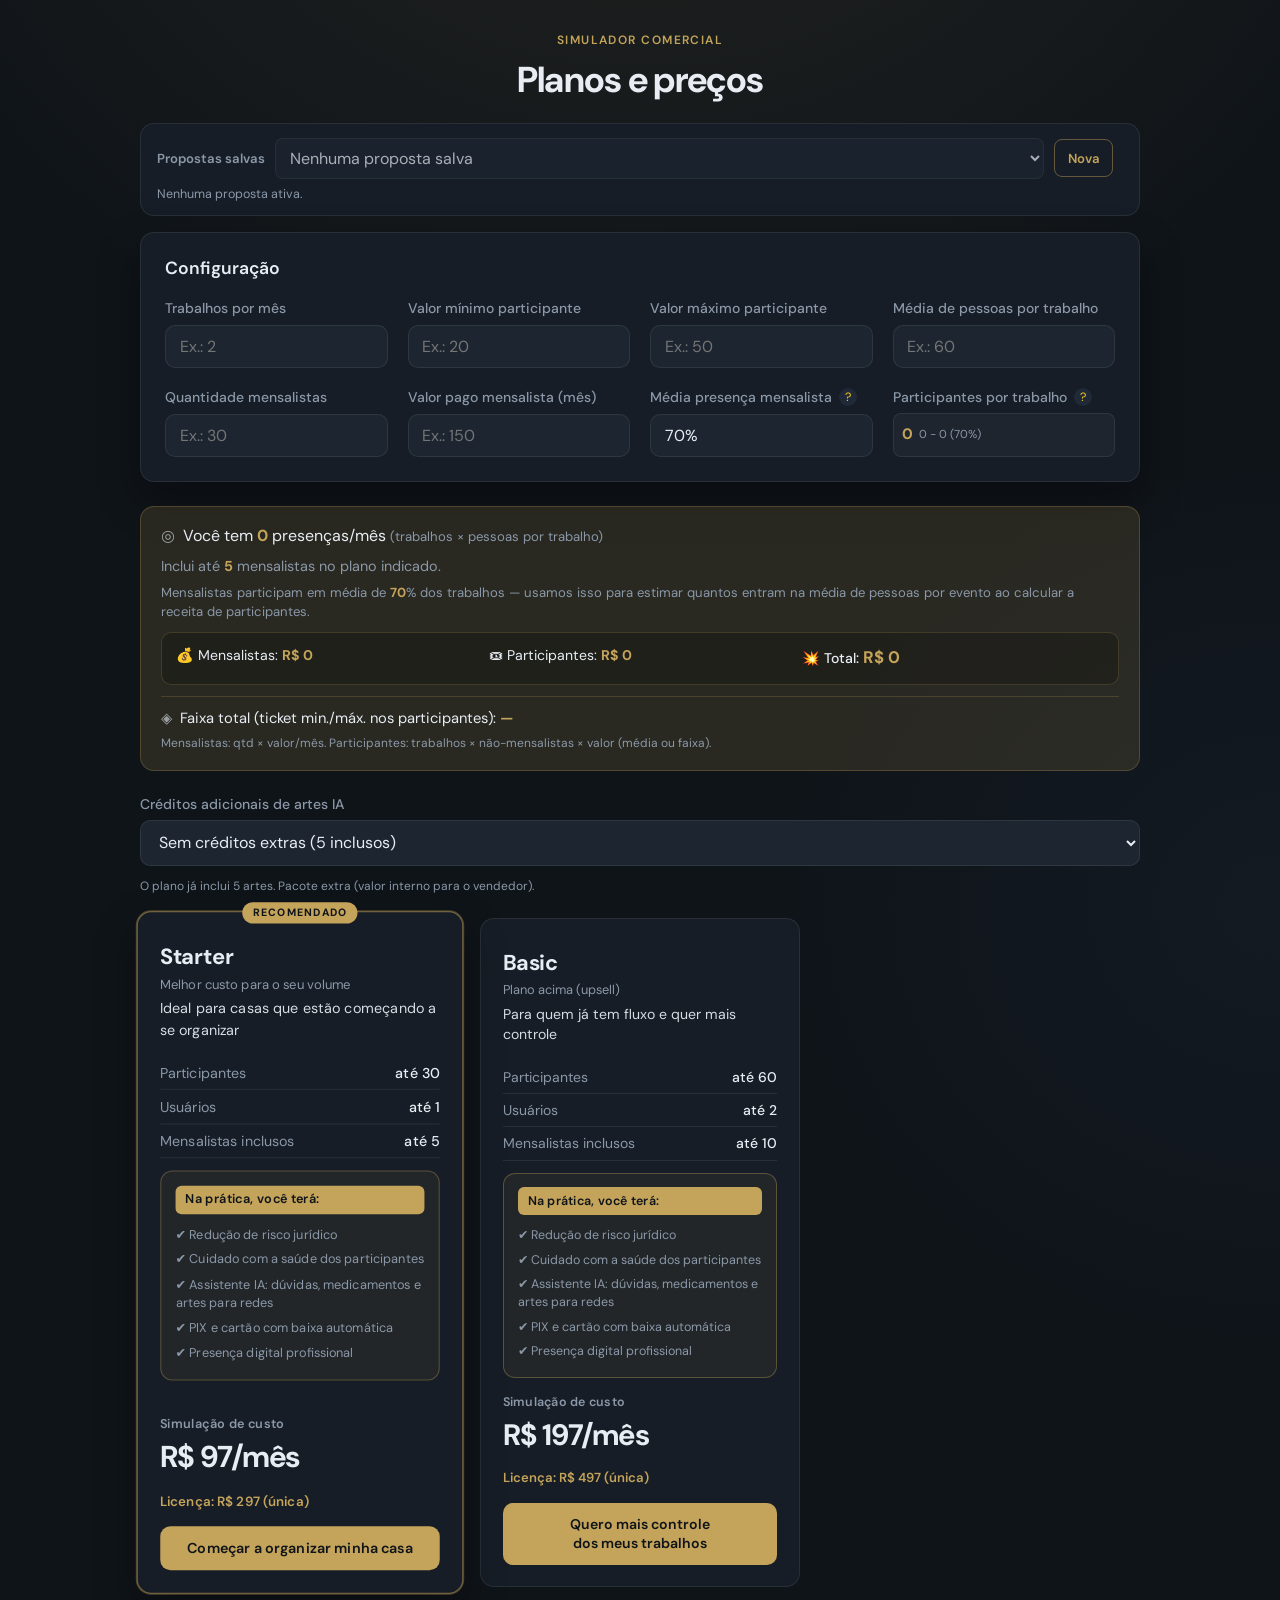
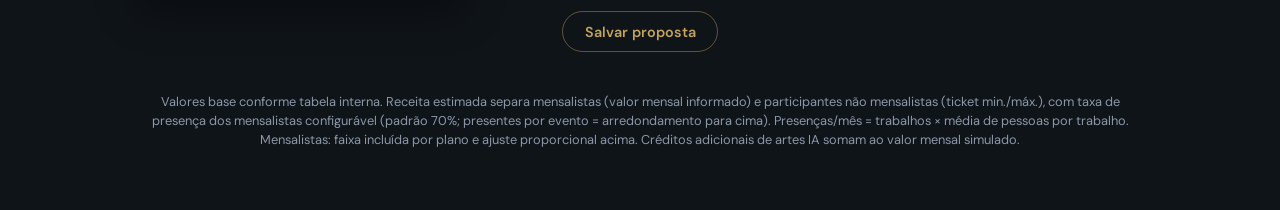
<file: planos-e-precos/index.html>
<!DOCTYPE html>
<html lang="pt-BR">

<head>
  <meta charset="UTF-8" />
  <meta name="viewport" content="width=device-width, initial-scale=1.0" />
  <title>Planos e preços — Simulador</title>
  <link rel="preconnect" href="https://fonts.googleapis.com" />
  <link rel="preconnect" href="https://fonts.gstatic.com" crossorigin />
  <link
    href="https://fonts.googleapis.com/css2?family=DM+Sans:ital,opsz,wght@0,9..40,400;0,9..40,500;0,9..40,600;0,9..40,700;1,9..40,400&display=swap"
    rel="stylesheet" />
  <link rel="stylesheet" href="style.css" />
</head>

<body>
  <div class="page">
    <header class="header">
      <p class="header__eyebrow">Simulador comercial</p>
      <h1 class="header__title">Planos e preços</h1>
    </header>

    <section class="propostas-topo" aria-label="Propostas salvas">
      <div class="propostas-topo__row">
        <label class="propostas-topo__label" for="propostas-select">Propostas salvas</label>
        <select id="propostas-select" class="propostas-topo__select">
          <option value="">Nenhuma proposta salva</option>
        </select>
        <button type="button" id="btn-excluir-proposta"
          class="propostas-topo__btn propostas-topo__btn--danger propostas-topo__btn--small" hidden>Excluir</button>
        <button type="button" id="btn-nova-proposta"
          class="propostas-topo__btn propostas-topo__btn--ghost">Nova</button>
      </div>
      <p id="proposta-atual-info" class="propostas-topo__meta">Nenhuma proposta ativa.</p>
    </section>

    <section class="panel" aria-labelledby="config-heading">
      <h2 id="config-heading" class="panel__title">Configuração</h2>
      <div class="grid-inputs">
        <label class="field">
          <span class="field__label">Trabalhos por mês</span>
          <input type="number" id="trabalhos" class="field__input" min="0" step="1" value="" inputmode="numeric"
            placeholder="Ex.: 2" />
        </label>
        <label class="field">
          <span class="field__label">Valor mínimo participante</span>
          <input type="text" id="valor-participante-min" class="field__input" value="" inputmode="numeric"
            placeholder="Ex.: 20" autocomplete="off" />
        </label>
        <label class="field">
          <span class="field__label">Valor máximo participante</span>
          <input type="text" id="valor-participante-max" class="field__input" value="" inputmode="numeric"
            placeholder="Ex.: 50" autocomplete="off" />
        </label>
        <label class="field field--pessoas-total">
          <span class="field__label">Média de pessoas por trabalho</span>
          <input type="number" id="pessoas-por-trabalho" class="field__input" min="0" step="1" value=""
            placeholder="Ex.: 60" inputmode="numeric" />
        </label>
        <label class="field">
          <span class="field__label">Quantidade mensalistas</span>
          <input type="number" id="mensalistas-qtd" class="field__input" min="0" max="500" step="1" value=""
            placeholder="Ex.: 30" inputmode="numeric" />
        </label>
        <label class="field">
          <span class="field__label">Valor pago mensalista (mês)</span>
          <input type="text" id="valor-mensalista" class="field__input" value="" inputmode="numeric"
            placeholder="Ex.: 150" autocomplete="off" />
        </label>
        <label class="field">
          <div class="label-with-help">
            <span class="field__label">Média presença mensalista</span>
            <span class="help-icon" aria-label="Taxa de presença dos mensalistas"
              data-tooltip="Mensalistas não participam de todos os eventos.&#10;Usamos taxa de presença para estimar média.">?</span>
          </div>
          <input type="text" id="taxaPresenca" class="field__input" value="70%" inputmode="numeric" autocomplete="off"
            placeholder="Ex.: 70%" />
        </label>
        <div class="field field--demais-right">
          <div class="label-with-help">
            <span class="field__label">Participantes por trabalho</span>
            <span class="help-icon" aria-label="Explicação do cálculo de não mensalistas"
              data-tooltip="Calculado como:&#10;Média de pessoas por trabalho&#10;menos mensalistas presentes.&#10;&#10;Mensalistas presentes = arredondamento para cima de (mensalistas × taxa de presença).">?</span>
          </div>
          <div class="field__demais-strip" role="status">
            <strong id="demais-participantes-por-trabalho" class="field__demais-strip-value">0</strong>
            <span id="demais-participantes-formula" class="field__demais-strip-hint">0 − 0 (70%)</span>
          </div>
        </div>
      </div>
    </section>

    <section class="summary" aria-live="polite">
      <p class="summary__line">
        <span class="summary__icon" aria-hidden="true">◎</span>
        Você tem
        <strong id="participantes-total">100</strong>
        presenças/mês
        <span class="summary__inline-hint">(trabalhos × pessoas por trabalho)</span>
      </p>
      <p class="summary__line summary__line--muted">
        Inclui até <strong id="mensalistas-limite-rec">—</strong> mensalistas no plano indicado.
      </p>
      <p class="summary__line summary__line--muted summary__line--fine">
        Mensalistas participam em média de <strong id="summary-taxa-presenca-display">70</strong>% dos trabalhos —
        usamos isso para estimar quantos entram na média de pessoas por evento ao calcular a receita de participantes.
      </p>
      <p id="summary-mensalistas-alerta" class="summary__line summary__line--alert" hidden></p>
      <div class="summary__receita-split" role="group" aria-label="Receita estimada no mês">
        <div class="summary__receita-item">
          <span aria-hidden="true">💰</span> Mensalistas: <strong id="receita-mensalistas">—</strong>
        </div>
        <div class="summary__receita-item">
          <span aria-hidden="true">🎟</span> Participantes: <strong id="receita-participantes">—</strong>
          <span id="receita-participantes-faixa" class="summary__receita-sub" hidden></span>
        </div>
        <div class="summary__receita-item summary__receita-item--total">
          <span aria-hidden="true">💥</span> Total: <strong id="receita-total">—</strong>
          <span id="receita-total-faixa" class="summary__receita-sub" hidden></span>
        </div>
      </div>
      <p class="summary__line summary__line--receita">
        <span class="summary__icon" aria-hidden="true">◈</span>
        Faixa total (ticket min./máx. nos participantes):
        <strong id="receita-range">—</strong>
        <span class="summary__receita-hint">Mensalistas: qtd × valor/mês. Participantes: trabalhos × não-mensalistas ×
          valor (média ou faixa).</span>
      </p>
    </section>

    <label class="field plus-credits-field">
      <span class="field__label">Créditos adicionais de artes IA</span>
      <select id="creditos-artes-select" class="field__input">
        <option value="">Sem créditos extras (5 inclusos)</option>
        <option value="creditos_artes_10">+10 (15 no total) — uso ocasional — R$ 19</option>
        <option value="creditos_artes_25">+25 (30 no total) — ~1 arte/dia — R$ 39</option>
        <option value="creditos_artes_50">+50 (55 no total) — ~2 artes/dia — R$ 69</option>
        <option value="creditos_artes_100">+100 (105 no total) — ~3 artes/dia — R$ 119</option>
        <option value="creditos_artes_150">+150 (155 no total) — ~5 artes/dia — R$ 159</option>
      </select>
      <span class="field__hint">O plano já inclui 5 artes. Pacote extra (valor interno para o vendedor).</span>
    </label>

    <section class="cards" id="cards-root" aria-label="Comparação de planos"></section>

    <div class="proposta-bar">
      <button type="button" class="btn-proposta btn-proposta--solid" id="btn-enviar-fechamento" hidden>
        Enviar ao fechamento
      </button>
      <button type="button" class="btn-proposta" id="btn-salvar-proposta">Salvar proposta</button>
    </div>

    <div class="modal-backdrop" id="modal-salvar-proposta" aria-hidden="true">
      <div class="modal">
        <h3 class="modal__title">Salvar proposta</h3>
        <p class="modal__text">Informe o nome do cliente para salvar esta proposta.</p>
        <label class="field">
          <span class="field__label">Nome do cliente</span>
          <input type="text" id="input-nome-cliente" class="field__input" placeholder="Ex.: Casa Aurora" />
        </label>
        <div class="modal__actions">
          <button type="button" class="propostas-topo__btn propostas-topo__btn--ghost"
            id="btn-cancelar-salvar">Cancelar</button>
          <button type="button" class="propostas-topo__btn" id="btn-confirmar-salvar">Salvar</button>
        </div>
      </div>
    </div>

    <footer class="footer">
      <p>
        Valores base conforme tabela interna. Receita estimada separa mensalistas (valor mensal informado) e
        participantes não mensalistas (ticket min./máx.), com taxa de presença dos mensalistas configurável (padrão
        70%; presentes por evento = arredondamento para cima). Presenças/mês = trabalhos × média de pessoas por
        trabalho. Mensalistas: faixa
        incluída por plano e ajuste proporcional acima.
        Créditos adicionais de artes IA somam ao valor mensal simulado.
      </p>
    </footer>
  </div>

  <script src="script.js"></script>
</body>

</html>
</file>
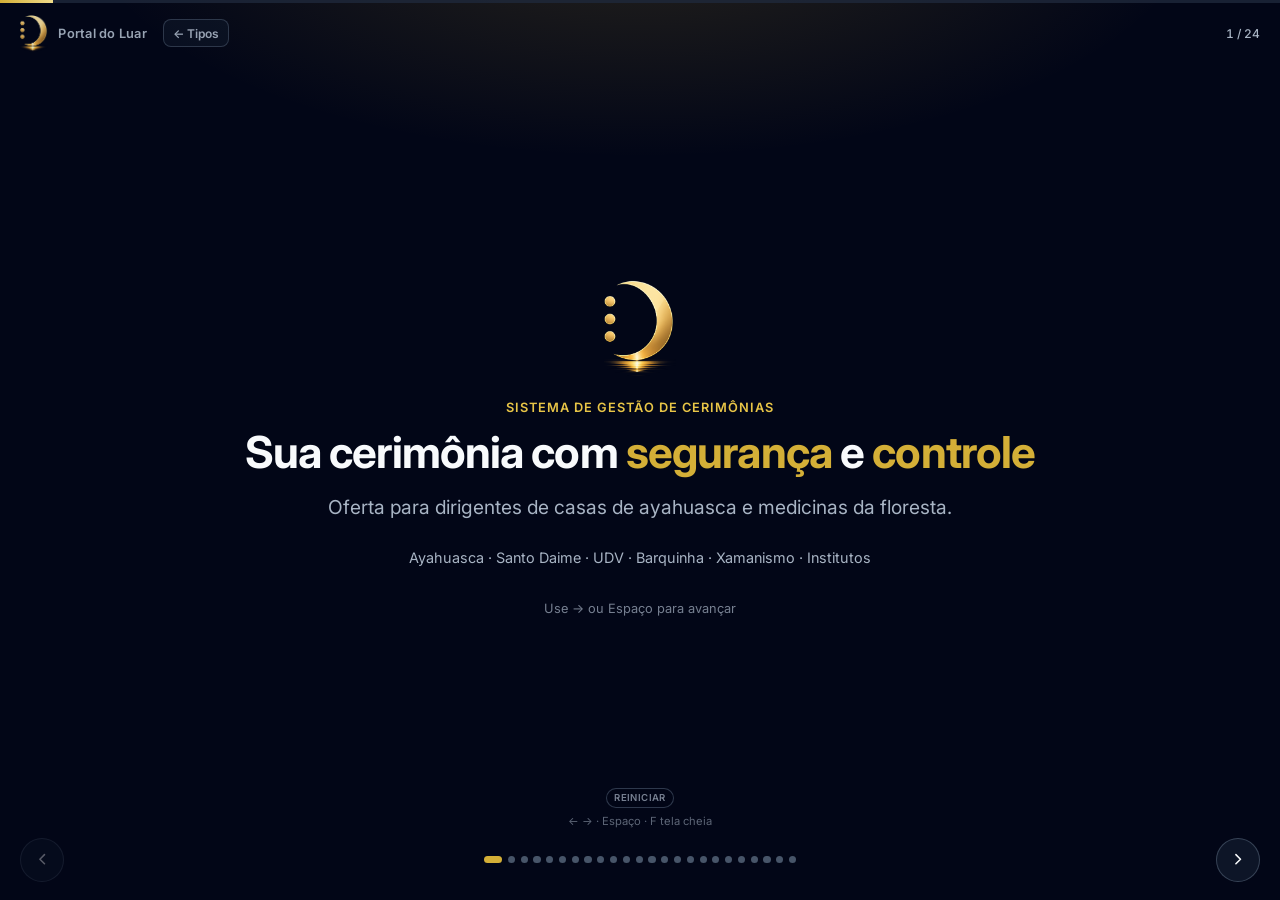
<file: apresentacao/casas-ayahuasca/index.html>
<!DOCTYPE html>
<html lang="pt-BR">

<head>
  <meta charset="utf-8" />
  <meta name="viewport" content="width=device-width, initial-scale=1, viewport-fit=cover" />
  <meta name="theme-color" content="#020617" />
  <meta name="robots" content="noindex,nofollow" />
  <meta name="description"
    content="Apresentação comercial Portal do Luar — casas de ayahuasca e Santo Daime." />
  <title>Apresentação — Casas de Ayahuasca · Portal do Luar</title>
  <link rel="icon" type="image/png" href="../../assets/icons/favicon.png" />
  <link rel="icon" href="../../assets/icons/favicon.ico" sizes="any" />
  <link rel="apple-touch-icon" href="../../assets/icons/favicon.png" />
  <link rel="preconnect" href="https://fonts.googleapis.com" />
  <link rel="preconnect" href="https://fonts.gstatic.com" crossorigin />
  <link href="https://fonts.googleapis.com/css2?family=Inter:wght@400;500;600;700&display=swap" rel="stylesheet" />
  <link rel="stylesheet" href="./style.css?v=20261117" />
  <link rel="stylesheet" href="./simulator.css" />
</head>

<body>
  <div class="deck" id="deck" aria-roledescription="apresentação">
    <div class="deck__progress" aria-hidden="true">
      <div class="deck__progress-bar" id="deck-progress"></div>
    </div>

    <div class="deck__chrome">
      <div class="deck__brand">
        <img src="../../assets/images/hub/logo-mark.png" width="28" height="38" alt="" />
        <span class="deck__brand-name">Portal do Luar</span>
        <a class="deck__hub-back" id="deck-hub-back" href="../index.html">← Tipos</a>
        <span class="deck__path-tag" id="deck-path-tag" hidden>Cerimônias com Ayahuasca</span>
      </div>
      <p class="deck__counter" id="deck-counter" aria-live="polite">1 / 15</p>
    </div>

    <div class="deck__viewport" id="deck-viewport">

      <!-- 1. Capa -->
      <section class="deck__slide deck__slide--cover is-active" data-slide="0" aria-label="Capa">
        <div class="deck__inner">
          <img class="deck__cover-logo" src="../../assets/images/hub/logo-mark.png" width="72" height="97"
            alt="Portal do Luar" />
          <p class="deck__eyebrow">Sistema de Gestão de Cerimônias</p>
          <h1 class="deck__title">
            Sua cerimônia com <span class="deck__title-accent">segurança</span> e
            <span class="deck__title-accent">controle</span>
          </h1>
          <p class="deck__lead">
            Oferta para dirigentes de casas de ayahuasca e medicinas da floresta.
          </p>
          <p class="deck__cover-audience">
            Ayahuasca · Santo Daime · UDV · Barquinha · Xamanismo · Institutos
          </p>
          <p class="deck__cover-hint">Use → ou Espaço para avançar</p>
        </div>
      </section>

      <!-- 2. Agenda -->
      <section class="deck__slide" data-slide="1" aria-label="Como vamos trabalhar" hidden>
        <div class="deck__inner">
          <p class="deck__eyebrow">Roteiro</p>
          <h2 class="deck__title">Como vamos trabalhar hoje</h2>
          <p class="deck__lead">
            Primeiro entendemos como a sua casa funciona e onde estão os principais desafios.
            Depois, mostramos como o Portal do Luar pode ajudar na prática.
          </p>
          <ol class="deck__agenda">
            <li>
              <span class="deck__agenda-num">1</span>
              <p class="deck__agenda-text">Entender a casa, a equipe e a rotina dos trabalhos</p>
            </li>
            <li>
              <span class="deck__agenda-num">2</span>
              <p class="deck__agenda-text">Apresentar os problemas que o Portal resolve</p>
            </li>
            <li>
              <span class="deck__agenda-num">3</span>
              <p class="deck__agenda-text">Mostrar como o Portal do Luar organiza esses pontos</p>
            </li>
            <li>
              <span class="deck__agenda-num">4</span>
              <p class="deck__agenda-text">Ver o sistema aplicado à realidade da casa</p>
            </li>
            <li>
              <span class="deck__agenda-num">5</span>
              <p class="deck__agenda-text">Definir a melhor configuração e apresentar a proposta</p>
            </li>
          </ol>
        </div>
      </section>

      <!-- 3. Qualificação — quem está presente -->
      <section class="deck__slide" data-slide="2" aria-label="Qualificação: quem está presente" hidden>
        <div class="deck__inner">
          <p class="deck__eyebrow">Qualificação · 1 de 7</p>
          <h2 class="deck__title">Quem está nesta conversa?</h2>
          <p class="deck__q-hint">Identifique a casa e anote quem participa da reunião.</p>
          <label class="deck__field">
            <span class="deck__field-label">Nome da casa</span>
            <input class="deck__input" type="text" id="field-cliente" name="cliente" maxlength="120"
              placeholder="Ex.: Casa Aurora" autocomplete="organization" />
          </label>
          <label class="deck__field">
            <span class="deck__field-label">Pessoas e responsabilidades</span>
            <textarea class="deck__textarea" id="field-presentes" name="presentes" rows="4" maxlength="800"
              placeholder="Ex.:&#10;Maria — dirigente / coordenação&#10;João — tesouraria&#10;Ana — inscrição e acolhimento"></textarea>
          </label>
        </div>
      </section>

      <!-- 4. Qualificação — trabalhos -->
      <section class="deck__slide" data-slide="3" aria-label="Qualificação: trabalhos por mês" hidden>
        <div class="deck__inner">
          <p class="deck__eyebrow">Qualificação · 2 de 7</p>
          <h2 class="deck__title">Quantos trabalhos por mês?</h2>
          <p class="deck__q-hint">Escolha com o cliente a opção mais próxima da realidade da casa.</p>
          <div class="deck__chips" data-qualify="trabalhos" role="group" aria-label="Trabalhos por mês">
            <button type="button" class="deck__chip" data-value="1">1</button>
            <button type="button" class="deck__chip" data-value="2">2</button>
            <button type="button" class="deck__chip" data-value="3">3</button>
            <button type="button" class="deck__chip" data-value="4+">4+</button>
          </div>
        </div>
      </section>

      <!-- 5. Qualificação — pessoas -->
      <section class="deck__slide" data-slide="4" aria-label="Qualificação: pessoas por trabalho" hidden>
        <div class="deck__inner">
          <p class="deck__eyebrow">Qualificação · 3 de 7</p>
          <h2 class="deck__title">Pessoas por trabalho?</h2>
          <p class="deck__q-hint">Média aproximada — alinhe com o cliente.</p>
          <label class="deck__field">
            <span class="deck__field-label">Média de pessoas por trabalho</span>
            <input class="deck__input" type="number" id="field-pessoas-qual" name="pessoas_qual" min="1" max="999"
              step="1" inputmode="numeric" placeholder="Ex.: 60" />
          </label>
        </div>
      </section>

      <!-- 6. Qualificação — mensalistas -->
      <section class="deck__slide" data-slide="5" aria-label="Qualificação: mensalistas" hidden>
        <div class="deck__inner">
          <p class="deck__eyebrow">Qualificação · 4 de 7</p>
          <h2 class="deck__title">Vocês possuem participantes mensalistas?</h2>
          <p class="deck__q-hint">Mensalistas participam com frequência e ajudam a organizar a casa.</p>
          <div class="deck__chips" data-qualify="mensalistas" role="group" aria-label="Possui mensalistas">
            <button type="button" class="deck__chip" data-value="Sim" data-reveal="mensalistas-qtd-wrap">Sim</button>
            <button type="button" class="deck__chip" data-value="Não" data-hide="mensalistas-qtd-wrap">Não</button>
          </div>
          <div class="deck__sub-block" id="mensalistas-qtd-wrap" aria-hidden="true">
            <p class="deck__q-hint">Quantos mensalistas?</p>
            <div class="deck__chips" data-qualify="mensalistas_qtd" role="group" aria-label="Quantidade de mensalistas">
              <button type="button" class="deck__chip" data-value="Até 10">Até 10</button>
              <button type="button" class="deck__chip" data-value="10–30">10–30</button>
              <button type="button" class="deck__chip" data-value="30–60">30–60</button>
              <button type="button" class="deck__chip" data-value="60+">60+</button>
            </div>
          </div>
        </div>
      </section>

      <!-- 7. Qualificação — ferramentas -->
      <section class="deck__slide" data-slide="6" aria-label="Qualificação: ferramentas de hoje" hidden>
        <div class="deck__inner">
          <p class="deck__eyebrow">Qualificação · 5 de 7</p>
          <h2 class="deck__title">Hoje vocês usam:</h2>
          <p class="deck__q-hint">Pode marcar mais de uma — o que a casa usa hoje.</p>
          <div class="deck__chips deck__chips--stack deck__chips--multi" data-qualify="contexto" data-multi="true"
            role="group" aria-label="Ferramentas usadas hoje">
            <button type="button" class="deck__chip" data-value="WhatsApp">WhatsApp</button>
            <button type="button" class="deck__chip" data-value="Planilha">Planilha</button>
            <button type="button" class="deck__chip" data-value="Papel">Papel</button>
            <button type="button" class="deck__chip" data-value="Google Forms">Google Forms</button>
            <button type="button" class="deck__chip" data-value="Outro" data-reveal-outro="contexto-outro-wrap">Outro</button>
          </div>
          <div class="deck__sub-block" id="contexto-outro-wrap" aria-hidden="true">
            <label class="deck__field deck__field--dor" style="margin-top: 0.85rem">
              <span class="deck__field-label">Qual ferramenta / processo?</span>
              <input class="deck__input" type="text" id="field-contexto-outro" name="contexto_outro" maxlength="120"
                placeholder="Ex.: Sympla, Notion, grupo no Telegram…" autocomplete="off" />
            </label>
          </div>
        </div>
      </section>

      <!-- 8. Qualificação — dor da casa -->
      <section class="deck__slide" data-slide="7" aria-label="Qualificação: dificuldade da casa" hidden>
        <div class="deck__inner">
          <p class="deck__eyebrow">Qualificação · 6 de 7</p>
          <h2 class="deck__title">Qual é hoje a maior dificuldade na organização da casa?</h2>
          <label class="deck__field deck__field--dor">
            <span class="deck__field-label">Dor principal</span>
            <textarea class="deck__textarea" id="field-dor" name="dor" rows="4" maxlength="400"
              placeholder="Ex.: inscrições pelo WhatsApp, fichas espalhadas, triagem, pagamentos, controle de participantes…"></textarea>
          </label>
        </div>
      </section>

      <!-- 9. Qualificação — dificuldade do participante -->
      <section class="deck__slide" data-slide="8" aria-label="Qualificação: dificuldade do participante" hidden>
        <div class="deck__inner">
          <p class="deck__eyebrow">Qualificação · 7 de 7</p>
          <h2 class="deck__title">Onde você acha que o participante mais encontra dificuldade hoje?</h2>
          <p class="deck__lead">
            Pense desde a inscrição até a confirmação para participar do trabalho.
          </p>
          <label class="deck__field deck__field--dor">
            <span class="deck__field-label">Dificuldade do participante</span>
            <textarea class="deck__textarea" id="field-dor-participante" name="dor_participante" rows="4"
              maxlength="400"
              placeholder="Ex.: não sabe se a inscrição foi confirmada, perde o link do pagamento, não recebe orientação clara…"></textarea>
          </label>
        </div>
      </section>

      <section class="deck__slide deck__slide--origin" data-slide="9" aria-label="Como nasceu o projeto" hidden>
        <div class="deck__inner">
          <h2 class="deck__title">Como nasceu o projeto?</h2>
          <figure class="deck__logo-mark">
            <img src="./assets/portal-do-luar.png"
              alt="Marca Portal do Luar: gestão completa para eventos conscientes."
              width="1024" height="358" />
          </figure>
        </div>
      </section>

      <!-- 8–11. Dor — dirigência (uma dor por slide) -->
      <section class="deck__slide deck__slide--pain-staff" data-slide="10" aria-label="Dirigência: informações espalhadas" hidden>
        <div class="deck__inner deck__inner--wide">
          <div class="deck__pain-meta">
            <p class="deck__eyebrow">Problemas que resolve · 1 de 4</p>
            <span class="deck__pain-audience deck__pain-audience--staff">
              <svg class="deck__pain-audience-icon" viewBox="0 0 24 24" fill="none" stroke="currentColor" stroke-width="2" aria-hidden="true">
                <path d="M12 22s8-4 8-10V5l-8-3-8 3v7c0 6 8 10 8 10z" />
              </svg>
              Dirigência &amp; equipe
            </span>
          </div>
          <h2 class="deck__title">Informações espalhadas</h2>
          <p class="deck__lead">Inscrições, participantes, eventos e financeiro ficam divididos entre WhatsApp, planilhas
            e outras ferramentas.</p>
          <figure class="deck__teaser deck__teaser--solo">
            <img class="deck__teaser-img deck__teaser-img--fit" src="./assets/teaser-dashboard-inicio.png"
              alt="Dashboard unificado com filas, eventos, financeiro e atalhos" width="1024" height="555"
              loading="lazy" decoding="async" />
            <figcaption class="deck__teaser-caption">Toda a operação em um só lugar — eventos, participantes, pendências
              e financeiro.</figcaption>
          </figure>
        </div>
      </section>

      <section class="deck__slide deck__slide--pain-staff" data-slide="11" aria-label="Dirigência: triagem exige atenção manual" hidden>
        <div class="deck__inner deck__inner--wide">
          <div class="deck__pain-meta">
            <p class="deck__eyebrow">Problemas que resolve · 2 de 4</p>
            <span class="deck__pain-audience deck__pain-audience--staff">
              <svg class="deck__pain-audience-icon" viewBox="0 0 24 24" fill="none" stroke="currentColor" stroke-width="2" aria-hidden="true">
                <path d="M12 22s8-4 8-10V5l-8-3-8 3v7c0 6 8 10 8 10z" />
              </svg>
              Dirigência &amp; equipe
            </span>
          </div>
          <h2 class="deck__title">Triagem exige atenção manual</h2>
          <p class="deck__lead">Analisar ficha por ficha torna mais difícil identificar rapidamente quem precisa de
            atenção.</p>
          <figure class="deck__teaser deck__teaser--solo">
            <img class="deck__teaser-img deck__teaser-img--fit" src="./assets/teaser-alertas-ficha.png"
              alt="Alertas da ficha e gráficos de respostas no dashboard" width="1024" height="561" loading="lazy"
              decoding="async" />
            <figcaption class="deck__teaser-caption">Alertas destacam automaticamente as fichas que exigem atenção.
            </figcaption>
          </figure>
        </div>
      </section>

      <section class="deck__slide deck__slide--pain-staff" data-slide="12" aria-label="Dirigência: histórico difícil de acompanhar" hidden>
        <div class="deck__inner deck__inner--wide">
          <div class="deck__pain-meta">
            <p class="deck__eyebrow">Problemas que resolve · 3 de 4</p>
            <span class="deck__pain-audience deck__pain-audience--staff">
              <svg class="deck__pain-audience-icon" viewBox="0 0 24 24" fill="none" stroke="currentColor" stroke-width="2" aria-hidden="true">
                <path d="M12 22s8-4 8-10V5l-8-3-8 3v7c0 6 8 10 8 10z" />
              </svg>
              Dirigência &amp; equipe
            </span>
          </div>
          <h2 class="deck__title">Histórico difícil de acompanhar</h2>
          <p class="deck__lead">Fichas, aprovações e informações importantes se perdem com o tempo e dificultam o
            acompanhamento do participante.</p>
          <figure class="deck__teaser deck__teaser--solo">
            <img class="deck__teaser-img deck__teaser-img--fit" src="./assets/teaser-risco-juridico.png"
              alt="Fichas do participante com histórico de reutilização e aprovação" width="1024" height="559"
              loading="lazy" decoding="async" />
            <figcaption class="deck__teaser-caption">Histórico de fichas, aprovações e reutilizações organizado por
              participante, com controle de validade.</figcaption>
          </figure>
        </div>
      </section>

      <section class="deck__slide deck__slide--pain-staff" data-slide="13" aria-label="Dirigência: divulgação toma tempo" hidden>
        <div class="deck__inner deck__inner--wide">
          <div class="deck__pain-meta">
            <p class="deck__eyebrow">Problemas que resolve · 4 de 4</p>
            <span class="deck__pain-audience deck__pain-audience--staff">
              <svg class="deck__pain-audience-icon" viewBox="0 0 24 24" fill="none" stroke="currentColor" stroke-width="2" aria-hidden="true">
                <path d="M12 22s8-4 8-10V5l-8-3-8 3v7c0 6 8 10 8 10z" />
              </svg>
              Dirigência &amp; equipe
            </span>
          </div>
          <h2 class="deck__title">Divulgação toma tempo</h2>
          <p class="deck__lead">Cada novo trabalho exige criar novamente artes para feed, stories e compartilhamento.</p>
          <figure class="deck__teaser deck__teaser--solo">
            <img class="deck__teaser-img deck__teaser-img--fit" src="./assets/teaser-artes-manuais.png"
              alt="Geração de artes com IA no evento — feed, story e compartilhamento" width="1024" height="559"
              loading="lazy" decoding="async" />
            <figcaption class="deck__teaser-caption">Luna IA gera imagens para o evento e redes sociais — feed,
              stories e compartilhamento — sem sair do Portal.</figcaption>
          </figure>
        </div>
      </section>

      <!-- 12–15. Dor — participantes (uma dor por slide) -->
      <section class="deck__slide deck__slide--pain-participant" data-slide="14" aria-label="Participantes: inscrição sem clareza" hidden>
        <div class="deck__inner deck__inner--wide">
          <div class="deck__pain-meta">
            <p class="deck__eyebrow">Problemas que resolve · 1 de 4</p>
            <span class="deck__pain-audience deck__pain-audience--participant">
              <svg class="deck__pain-audience-icon" viewBox="0 0 24 24" fill="none" stroke="currentColor" stroke-width="2" aria-hidden="true">
                <path d="M20 21v-2a4 4 0 0 0-4-4H8a4 4 0 0 0-4 4v2" />
                <circle cx="12" cy="7" r="4" />
              </svg>
              Participantes
            </span>
          </div>
          <h2 class="deck__title">Inscrição sem clareza</h2>
          <p class="deck__lead">O participante não sabe se foi aprovado, confirmado ou qual é o próximo passo.</p>
          <figure class="deck__teaser deck__teaser--solo">
            <img class="deck__teaser-img deck__teaser-img--fit" src="./assets/teaser-jornada-confusa.png"
              alt="Inscrição confirmada com passos claros no portal do participante" width="1024" height="555"
              loading="lazy" decoding="async" />
            <figcaption class="deck__teaser-caption">Uma jornada clara mostra cada etapa da inscrição e o que vem a
              seguir.</figcaption>
          </figure>
        </div>
      </section>

      <section class="deck__slide deck__slide--pain-participant" data-slide="15" aria-label="Participantes: informações espalhadas" hidden>
        <div class="deck__inner deck__inner--wide">
          <div class="deck__pain-meta">
            <p class="deck__eyebrow">Problemas que resolve · 2 de 4</p>
            <span class="deck__pain-audience deck__pain-audience--participant">
              <svg class="deck__pain-audience-icon" viewBox="0 0 24 24" fill="none" stroke="currentColor" stroke-width="2" aria-hidden="true">
                <path d="M20 21v-2a4 4 0 0 0-4-4H8a4 4 0 0 0-4 4v2" />
                <circle cx="12" cy="7" r="4" />
              </svg>
              Participantes
            </span>
          </div>
          <h2 class="deck__title">Informações espalhadas</h2>
          <p class="deck__lead">Horário, local, orientações e links chegam por canais diferentes e podem se perder.</p>
          <figure class="deck__teaser deck__teaser--solo">
            <img class="deck__teaser-img deck__teaser-img--fit" src="./assets/teaser-orientacoes.png"
              alt="Orientações da sessão, WhatsApp, hinário e recomendações no portal" width="1024" height="555"
              loading="lazy" decoding="async" />
            <figcaption class="deck__teaser-caption">Informações importantes da sessão reunidas em um único lugar.
            </figcaption>
          </figure>
        </div>
      </section>

      <section class="deck__slide deck__slide--pain-participant" data-slide="16" aria-label="Participantes: dúvidas sobre prescrições" hidden>
        <div class="deck__inner deck__inner--wide">
          <div class="deck__pain-meta">
            <p class="deck__eyebrow">Problemas que resolve · 3 de 4</p>
            <span class="deck__pain-audience deck__pain-audience--participant">
              <svg class="deck__pain-audience-icon" viewBox="0 0 24 24" fill="none" stroke="currentColor" stroke-width="2" aria-hidden="true">
                <path d="M20 21v-2a4 4 0 0 0-4-4H8a4 4 0 0 0-4 4v2" />
                <circle cx="12" cy="7" r="4" />
              </svg>
              Participantes
            </span>
          </div>
          <h2 class="deck__title">Dúvidas sobre prescrições</h2>
          <p class="deck__lead">Medicamentos e prescrições geram dúvidas que precisam ser avaliadas com cuidado.</p>
          <figure class="deck__teaser deck__teaser--solo">
            <img class="deck__teaser-img deck__teaser-img--fit" src="./assets/teaser-remedios.png"
              alt="Assistente Luna com recomendação de medicamentos" width="1024" height="555" loading="lazy"
              decoding="async" />
            <figcaption class="deck__teaser-caption">A Luna ajuda a consultar informações e apoia a triagem junto à
              equipe.</figcaption>
          </figure>
        </div>
      </section>

      <section class="deck__slide deck__slide--pain-participant" data-slide="17" aria-label="Participantes: pouco contato após a sessão" hidden>
        <div class="deck__inner deck__inner--wide">
          <div class="deck__pain-meta">
            <p class="deck__eyebrow">Problemas que resolve · 4 de 4</p>
            <span class="deck__pain-audience deck__pain-audience--participant">
              <svg class="deck__pain-audience-icon" viewBox="0 0 24 24" fill="none" stroke="currentColor" stroke-width="2" aria-hidden="true">
                <path d="M20 21v-2a4 4 0 0 0-4-4H8a4 4 0 0 0-4 4v2" />
                <circle cx="12" cy="7" r="4" />
              </svg>
              Participantes
            </span>
          </div>
          <h2 class="deck__title">Pouco contato após a sessão</h2>
          <p class="deck__lead">Depois do trabalho, pode faltar um canal estruturado para feedback e acompanhamento.</p>
          <figure class="deck__teaser deck__teaser--solo">
            <img class="deck__teaser-img deck__teaser-img--fit" src="./assets/teaser-falta-apoio.png"
              alt="Feedback pós-evento e solicitação de assistência no portal do participante" width="1024"
              height="555" loading="lazy" decoding="async" />
            <figcaption class="deck__teaser-caption">Feedback e contato com a casa continuam disponíveis após a sessão.
            </figcaption>
          </figure>
        </div>
      </section>

      <!-- 16. Promessa -->
      <section class="deck__slide" data-slide="18" aria-label="Promessa" hidden>
        <div class="deck__inner">
          <p class="deck__eyebrow">Proposta de valor</p>
          <h2 class="deck__title">
            Menos improviso.<br />
            <span class="deck__title-accent">Mais clareza</span> para dirigir a casa.
          </h2>
          <p class="deck__lead">
            Da inscrição ao pós-cerimônia: <strong>você sabe o que está acontecendo</strong>.
            Os participantes sabem em que etapa estão, sem depender de recado solto.
          </p>
          <div class="deck__cards deck__cards--3" style="margin-top: 1.75rem">
            <div class="deck__card deck__card--intel">
              <span class="deck__card-icon" aria-hidden="true">
                <svg viewBox="0 0 24 24" fill="none" stroke="currentColor" stroke-width="2">
                  <path d="M12 22s8-4 8-10V5l-8-3-8 3v7c0 6 8 10 8 10z" />
                  <path d="M9 12l2 2 4-4" />
                </svg>
              </span>
              <h3 class="deck__card-title">Segurança jurídica</h3>
              <p class="deck__card-text">Consentimentos e passos com rastreabilidade.</p>
            </div>
            <div class="deck__card deck__card--intel">
              <span class="deck__card-icon" aria-hidden="true">
                <svg viewBox="0 0 24 24" fill="none" stroke="currentColor" stroke-width="2">
                  <path d="M14 2H6a2 2 0 0 0-2 2v16a2 2 0 0 0 2 2h12a2 2 0 0 0 2-2V8z" />
                  <path d="M14 2v6h6" />
                  <path d="M9 13h6" />
                  <path d="M9 17h4" />
                </svg>
              </span>
              <h3 class="deck__card-title">Fichas de saúde</h3>
              <p class="deck__card-text">Medicamentos e triagem no mesmo fluxo.</p>
            </div>
            <div class="deck__card deck__card--intel">
              <span class="deck__card-icon" aria-hidden="true">
                <svg viewBox="0 0 24 24" fill="none" stroke="currentColor" stroke-width="2">
                  <rect x="2" y="7" width="20" height="14" rx="2" />
                  <path d="M16 7V5a2 2 0 0 0-2-2h-4a2 2 0 0 0-2 2v2" />
                </svg>
              </span>
              <h3 class="deck__card-title">Controle da operação</h3>
              <p class="deck__card-text">Inscrição, presença e financeiro juntos.</p>
            </div>
          </div>
        </div>
      </section>

      <!-- 14. Na prática -->
      <section class="deck__slide" data-slide="19" aria-label="Na prática" hidden>
        <div class="deck__inner">
          <p class="deck__eyebrow">Na prática</p>
          <h2 class="deck__title">Três pilares da operação</h2>
          <div class="deck__cards deck__cards--3">
            <div class="deck__card deck__card--intel">
              <span class="deck__card-icon" aria-hidden="true">
                <svg viewBox="0 0 24 24" fill="none" stroke="currentColor" stroke-width="2">
                  <path d="M12 22s8-4 8-10V5l-8-3-8 3v7c0 6 8 10 8 10z" />
                </svg>
              </span>
              <h3 class="deck__card-title">Risco sob controle</h3>
              <p class="deck__card-text">
                Fichas e consentimentos num trilho auditável, com menos exposição jurídica e dados sensíveis onde a equipe realmente enxerga.
              </p>
            </div>
            <div class="deck__card deck__card--intel">
              <span class="deck__card-icon" aria-hidden="true">
                <svg viewBox="0 0 24 24" fill="none" stroke="currentColor" stroke-width="2">
                  <path d="M3 3v18h18" />
                  <path d="M18 17V9" />
                  <path d="M13 17V5" />
                  <path d="M8 17v-3" />
                </svg>
              </span>
              <h3 class="deck__card-title">Visão completa</h3>
              <p class="deck__card-text">
                Inscrições, aprovações, presença e finanças no mesmo quadro. Você sabe o que acontece em cada cerimônia.
              </p>
            </div>
            <div class="deck__card deck__card--intel">
              <span class="deck__card-icon" aria-hidden="true">
                <svg viewBox="0 0 24 24" fill="none" stroke="currentColor" stroke-width="2">
                  <circle cx="12" cy="12" r="10" />
                  <path d="M2 12h20" />
                  <path
                    d="M12 2a15.3 15.3 0 0 1 4 10 15.3 15.3 0 0 1-4 10 15.3 15.3 0 0 1-4-10 15.3 15.3 0 0 1 4-10z" />
                </svg>
              </span>
              <h3 class="deck__card-title">Presença digital</h3>
              <p class="deck__card-text">
                Portal próprio com páginas (FAQ, sobre a casa), inscrições organizadas, comunicação clara e feedback em um só lugar.
              </p>
            </div>
          </div>
        </div>
      </section>

      <!-- 15. Automação -->
      <section class="deck__slide" data-slide="20" aria-label="Automação e inteligência" hidden>
        <div class="deck__inner deck__inner--wide">
          <p class="deck__eyebrow">Automação &amp; inteligência</p>
          <h2 class="deck__title">Menos trabalho manual. Mais tempo para cuidar da casa.</h2>
          <div class="deck__cards deck__cards--4" style="margin-top: 1.75rem">
            <div class="deck__card deck__card--intel deck__card--violet">
              <span class="deck__card-icon deck__card-icon--luna" aria-hidden="true">
                <img src="../../assets/images/luna/avatar.png" width="40" height="40" alt="" decoding="async" />
              </span>
              <h3 class="deck__card-title">Assistente Luna</h3>
              <p class="deck__card-text">Dúvidas da operação, interação de medicamentos e artes para redes.</p>
            </div>
            <div class="deck__card deck__card--intel deck__card--teal">
              <span class="deck__card-icon" aria-hidden="true">
                <svg viewBox="0 0 24 24" fill="none" stroke="currentColor" stroke-width="2">
                  <path d="M3 3v18h18" />
                  <path d="M7 14v4" />
                  <path d="M12 10v8" />
                  <path d="M17 6v12" />
                </svg>
              </span>
              <h3 class="deck__card-title">Gráficos + relatórios</h3>
              <p class="deck__card-text">Presença, ficha de saúde e financeiro para decidir rápido.</p>
            </div>
            <div class="deck__card deck__card--intel deck__card--gold">
              <span class="deck__card-icon" aria-hidden="true">
                <svg viewBox="0 0 24 24" fill="none" stroke="currentColor" stroke-width="2">
                  <rect x="2" y="5" width="20" height="14" rx="2" />
                  <path d="M2 10h20" />
                </svg>
              </span>
              <h3 class="deck__card-title">Pagamentos automáticos</h3>
              <p class="deck__card-text">PIX e cartão com confirmação e baixa automáticas.</p>
            </div>
            <div class="deck__card deck__card--intel deck__card--green">
              <span class="deck__card-icon" aria-hidden="true">
                <svg viewBox="0 0 24 24" fill="none" stroke="currentColor" stroke-width="2">
                  <path d="M21 11.5a8.5 8.5 0 0 1-12.4 7.5L3 21l2.1-5.2A8.5 8.5 0 1 1 21 11.5z" />
                </svg>
              </span>
              <h3 class="deck__card-title">WhatsApp integrado</h3>
              <p class="deck__card-text">Confirmações, orientações e avisos no fluxo da casa.</p>
            </div>
          </div>
        </div>
      </section>

      <!-- 16. Onboarding -->
      <section class="deck__slide" data-slide="21" aria-label="Como começar" hidden>
        <div class="deck__inner">
          <p class="deck__eyebrow">Por onde começamos</p>
          <h2 class="deck__title">Começar é simples</h2>
          <p class="deck__lead">Você não precisa fazer isso sozinho. Acompanhamos cada etapa.</p>
          <ol class="deck__steps">
            <li class="is-current">
              <div>
                <p class="deck__step-title">
                  Demonstração
                  <span class="deck__step-badge">Em andamento</span>
                </p>
                <p class="deck__step-text">Apresentamos o sistema e entendemos como a casa funciona hoje.</p>
              </div>
            </li>
            <li>
              <div>
                <p class="deck__step-title">Alinhamento</p>
                <p class="deck__step-text">Definimos juntos o melhor formato e os próximos passos.</p>
              </div>
            </li>
            <li>
              <div>
                <p class="deck__step-title">Configuração</p>
                <p class="deck__step-text">Eventos, equipe e estrutura inicial prontos para uso.</p>
              </div>
            </li>
            <li>
              <div>
                <p class="deck__step-title">Acompanhamento</p>
                <p class="deck__step-text">Apoiamos a equipe até tudo estar claro e fluindo.</p>
              </div>
            </li>
            <li>
              <div>
                <p class="deck__step-title">Primeiro evento</p>
                <p class="deck__step-text">Você realiza a primeira cerimônia com acompanhamento.</p>
              </div>
            </li>
          </ol>
        </div>
      </section>

      <!-- 17. Demo do sistema -->
      <section class="deck__slide" data-slide="22" aria-label="Demonstração do sistema" hidden>
        <div class="deck__inner">
          <p class="deck__eyebrow">Demonstração</p>
          <h2 class="deck__title">
            Hora de <span class="deck__title-accent">mostrar o sistema</span>
          </h2>
          <p class="deck__lead">
            Pause a apresentação, abra o Portal e conduza a demo com o que a casa contou.
            Depois volte aqui para montar a proposta de planos.
          </p>
          <details class="deck__accordion">
            <summary class="deck__accordion-summary">
              <span class="deck__accordion-summary-text">
                Resumo da sessão
                <span class="deck__accordion-count" id="session-summary-count" hidden></span>
              </span>
              <span class="deck__accordion-chevron" aria-hidden="true">
                <svg viewBox="0 0 24 24" fill="none" stroke="currentColor" stroke-width="2">
                  <path d="M6 9l6 6 6-6" stroke-linecap="round" stroke-linejoin="round" />
                </svg>
              </span>
            </summary>
            <div class="deck__accordion-body">
              <p class="deck__summary-edit-hint">Corrija aqui o que a casa contou. A proposta usa estes dados.</p>
              <div class="deck__summary-grid" id="session-summary">
                <p class="deck__summary-empty">As respostas da qualificação aparecem aqui conforme a conversa avança.</p>
              </div>
            </div>
          </details>
          <ul class="deck__pain-list" style="margin-top: 1.25rem">
            <li>
              <span class="deck__pain-dot" aria-hidden="true"></span>
              <span><strong>Inscrição + ficha:</strong> do cadastro à triagem de saúde.</span>
            </li>
            <li>
              <span class="deck__pain-dot" aria-hidden="true"></span>
              <span><strong>Operação:</strong> aprovações, presença e financeiro no mesmo fluxo.</span>
            </li>
            <li>
              <span class="deck__pain-dot" aria-hidden="true"></span>
              <span><strong>Luna / artes:</strong> se a dor for tempo ou comunicação.</span>
            </li>
          </ul>
          <p class="deck__q-hint" style="margin-top: 1.25rem">Quando terminar a demo, avance para salvar a proposta e abrir planos.</p>
        </div>
      </section>

      <!-- 18. Fechamento — mesmo simulador de planos e preços -->
      <section class="deck__slide" data-slide="23" aria-label="Dados para o cálculo" hidden>
        <div class="deck__inner deck__inner--wide">
          <p class="deck__eyebrow">Fechamento</p>
          <h2 class="deck__title">
            Dados para o <span class="deck__title-accent">cálculo</span>
          </h2>

          <div class="deck-sim" id="deck-sim">
            <section class="propostas-topo" aria-label="Propostas salvas">
              <div class="propostas-topo__row">
                <label class="propostas-topo__label" for="propostas-select">Propostas salvas</label>
                <select id="propostas-select" class="propostas-topo__select">
                  <option value="">Nenhuma proposta salva</option>
                </select>
                <input type="text" id="input-nome-proposta" class="propostas-topo__select" placeholder="Nome da proposta"
                  hidden autocomplete="off" />
                <button type="button" id="btn-salvar-alteracoes"
                  class="propostas-topo__btn propostas-topo__btn--small" hidden>Salvar</button>
                <button type="button" id="btn-excluir-proposta"
                  class="propostas-topo__btn propostas-topo__btn--danger propostas-topo__btn--small" hidden>Excluir</button>
                <button type="button" id="btn-nova-proposta"
                  class="propostas-topo__btn propostas-topo__btn--ghost propostas-topo__btn--small">Nova</button>
              </div>
              <p id="proposta-atual-info" class="propostas-topo__meta">Nenhuma proposta ativa.</p>
            </section>

            <section class="panel" id="panel-config" aria-labelledby="config-heading">
              <div class="panel__head">
                <h2 id="config-heading" class="panel__title">Configuração</h2>
                <button type="button" class="deck-sim-toggle" data-toggle-panel="panel-config"
                  aria-expanded="true" aria-controls="panel-config-body" aria-label="Fechar configuração">
                  <span class="deck-sim-toggle__close" aria-hidden="true">×</span>
                  <span class="deck-sim-toggle__open" aria-hidden="true">Abrir</span>
                </button>
              </div>
              <div class="panel__body" id="panel-config-body">
              <div class="grid-inputs">
                <label class="field">
                  <span class="field__label">Trabalhos por mês</span>
                  <input type="number" id="trabalhos" class="field__input" min="0" step="1" value="" inputmode="numeric"
                    placeholder="Ex.: 2" />
                </label>
                <label class="field">
                  <span class="field__label">Valor mínimo participante</span>
                  <input type="text" id="valor-participante-min" class="field__input" value="" inputmode="numeric"
                    placeholder="Ex.: 20" autocomplete="off" />
                </label>
                <label class="field">
                  <span class="field__label">Valor máximo participante</span>
                  <input type="text" id="valor-participante-max" class="field__input" value="" inputmode="numeric"
                    placeholder="Ex.: 50" autocomplete="off" />
                </label>
                <label class="field field--pessoas-total">
                  <span class="field__label">Média de pessoas por trabalho</span>
                  <input type="number" id="pessoas-por-trabalho" class="field__input" min="0" step="1" value=""
                    placeholder="Ex.: 60" inputmode="numeric" />
                </label>
                <label class="field">
                  <span class="field__label">Quantidade mensalistas</span>
                  <input type="number" id="mensalistas-qtd" class="field__input" min="0" max="500" step="1" value=""
                    placeholder="Ex.: 30" inputmode="numeric" />
                </label>
                <label class="field">
                  <span class="field__label">Valor pago mensalista (mês)</span>
                  <input type="text" id="valor-mensalista" class="field__input" value="" inputmode="numeric"
                    placeholder="Ex.: 150" autocomplete="off" />
                </label>
                <label class="field">
                  <div class="label-with-help">
                    <span class="field__label">Média presença mensalista</span>
                    <span class="help-icon" aria-label="Taxa de presença dos mensalistas"
                      data-tooltip="Mensalistas não participam de todos os eventos.&#10;Usamos taxa de presença para estimar média.">?</span>
                  </div>
                  <input type="text" id="taxaPresenca" class="field__input" value="70%" inputmode="numeric"
                    autocomplete="off" placeholder="Ex.: 70%" />
                </label>
                <div class="field field--demais-right">
                  <div class="label-with-help">
                    <span class="field__label">Participantes por trabalho</span>
                    <span class="help-icon" aria-label="Explicação do cálculo de não mensalistas"
                      data-tooltip="Calculado como:&#10;Média de pessoas por trabalho&#10;menos mensalistas presentes.&#10;&#10;Mensalistas presentes = arredondamento para cima de (mensalistas × taxa de presença).">?</span>
                  </div>
                  <div class="field__demais-strip" role="status">
                    <strong id="demais-participantes-por-trabalho" class="field__demais-strip-value">0</strong>
                    <span id="demais-participantes-formula" class="field__demais-strip-hint">0 − 0 (70%)</span>
                  </div>
                </div>
              </div>
              </div>
            </section>

            <section class="summary" id="panel-summary" aria-live="polite">
              <div class="panel__head panel__head--summary">
                <p class="summary__line summary__line--title">
                  <span class="summary__icon" aria-hidden="true">◎</span>
                  Você tem
                  <strong id="participantes-total">0</strong>
                  presenças/mês
                  <span class="summary__inline-hint">(trabalhos × pessoas por trabalho)</span>
                </p>
                <button type="button" class="deck-sim-toggle" data-toggle-panel="panel-summary"
                  aria-expanded="true" aria-controls="panel-summary-body" aria-label="Fechar resumo de presenças">
                  <span class="deck-sim-toggle__close" aria-hidden="true">×</span>
                  <span class="deck-sim-toggle__open" aria-hidden="true">Abrir</span>
                </button>
              </div>
              <div class="panel__body" id="panel-summary-body">
              <p class="summary__line summary__line--muted">
                Inclui até <strong id="mensalistas-limite-rec">—</strong> mensalistas no plano indicado.
              </p>
              <p class="summary__line summary__line--muted summary__line--fine">
                Mensalistas participam em média de <strong id="summary-taxa-presenca-display">70</strong>% dos trabalhos —
                usamos isso para estimar quantos entram na média de pessoas por evento ao calcular a receita de participantes.
              </p>
              <p id="summary-mensalistas-alerta" class="summary__line summary__line--alert" hidden></p>
              <div class="summary__receita-split" role="group" aria-label="Receita estimada no mês">
                <div class="summary__receita-item">
                  <span aria-hidden="true">💰</span> Mensalistas: <strong id="receita-mensalistas">—</strong>
                </div>
                <div class="summary__receita-item">
                  <span aria-hidden="true">🎟</span> Participantes: <strong id="receita-participantes">—</strong>
                  <span id="receita-participantes-faixa" class="summary__receita-sub" hidden></span>
                </div>
                <div class="summary__receita-item summary__receita-item--total">
                  <span aria-hidden="true">💥</span> Total: <strong id="receita-total">—</strong>
                  <span id="receita-total-faixa" class="summary__receita-sub" hidden></span>
                </div>
              </div>
              <p class="summary__line summary__line--receita">
                <span class="summary__icon" aria-hidden="true">◈</span>
                Faixa total (ticket min./máx. nos participantes):
                <strong id="receita-range">—</strong>
                <span class="summary__receita-hint">Mensalistas: qtd × valor/mês. Participantes: trabalhos × não-mensalistas ×
                  valor (média ou faixa).</span>
              </p>
              </div>
            </section>

            <label class="field plus-credits-field">
              <span class="field__label">Créditos adicionais de artes IA</span>
              <select id="creditos-artes-select" class="field__input">
                <option value="">Sem créditos extras (5 inclusos)</option>
                <option value="creditos_artes_10">+10 (15 no total) — uso ocasional — R$ 19</option>
                <option value="creditos_artes_25">+25 (30 no total) — ~1 arte/dia — R$ 39</option>
                <option value="creditos_artes_50">+50 (55 no total) — ~2 artes/dia — R$ 69</option>
                <option value="creditos_artes_100">+100 (105 no total) — ~3 artes/dia — R$ 119</option>
                <option value="creditos_artes_150">+150 (155 no total) — ~5 artes/dia — R$ 159</option>
              </select>
              <span class="field__hint">O plano já inclui 5 artes. Pacote extra (valor interno para o vendedor).</span>
            </label>

            <section class="cards" id="cards-root" aria-label="Comparação de planos"></section>

            <section class="gerar-proposta" aria-labelledby="gerar-proposta-titulo">
              <div class="gerar-proposta__copy">
                <h3 id="gerar-proposta-titulo">Gerar proposta</h3>
                <p>Monta o orçamento com o plano em foco e os dados deste cálculo.</p>
              </div>
              <button type="button" id="btn-gerar-proposta" class="btn-proposta btn-proposta--solid">Gerar proposta</button>
              <p class="deck__form-error gerar-proposta__erro" id="gerar-proposta-erro" hidden role="alert"></p>
            </section>

            <button type="button" id="btn-salvar-proposta" hidden aria-hidden="true" tabindex="-1">Salvar proposta</button>

            <div class="modal-backdrop" id="modal-gerar-proposta" aria-hidden="true">
              <div class="modal" role="dialog" aria-modal="true" aria-labelledby="modal-gerar-titulo">
                <h3 class="modal__title" id="modal-gerar-titulo">Gerar proposta</h3>
                <p class="modal__text">O orçamento usa o plano em foco e os números já preenchidos.</p>
                <label class="field">
                  <span class="field__label">Nome do cliente</span>
                  <input type="text" id="input-gerar-cliente" class="field__input" autocomplete="organization" />
                </label>
                <label class="field">
                  <span class="field__label">Responsável</span>
                  <input type="text" id="input-gerar-responsavel" class="field__input" autocomplete="name" />
                </label>
                <label class="field">
                  <span class="field__label">Nome do vendedor</span>
                  <input type="text" id="input-vendedor-nome" class="field__input" autocomplete="name" />
                </label>
                <label class="field">
                  <span class="field__label">Telefone</span>
                  <input type="tel" id="input-vendedor-contato" class="field__input" autocomplete="tel" inputmode="numeric" />
                </label>
                <label class="field">
                  <span class="field__label">Observação (opcional)</span>
                  <textarea id="input-gerar-observacao" class="field__input" rows="3" maxlength="280"></textarea>
                </label>
                <label class="gerar-proposta__flag">
                  <input type="checkbox" id="check-isentar-licenca" />
                  <span>Isentar a licença</span>
                </label>
                <p class="deck__form-error" id="gerar-vendedor-erro" hidden role="alert"></p>
                <div class="modal__actions">
                  <button type="button" class="propostas-topo__btn propostas-topo__btn--ghost" id="btn-cancelar-gerar">Cancelar</button>
                  <button type="button" class="propostas-topo__btn" id="btn-confirmar-gerar">Gerar</button>
                </div>
              </div>
            </div>

            <div class="modal-backdrop" id="modal-salvar-proposta" aria-hidden="true">
              <div class="modal">
                <h3 class="modal__title">Salvar proposta</h3>
                <p class="modal__text">Informe o nome do cliente para salvar esta proposta.</p>
                <label class="field">
                  <span class="field__label">Nome do cliente</span>
                  <input type="text" id="input-nome-cliente" class="field__input" placeholder="Ex.: Casa Aurora" />
                </label>
                <div class="modal__actions">
                  <button type="button" class="propostas-topo__btn propostas-topo__btn--ghost"
                    id="btn-cancelar-salvar">Cancelar</button>
                  <button type="button" class="propostas-topo__btn" id="btn-confirmar-salvar">Salvar</button>
                </div>
              </div>
            </div>
          </div>

          <p class="deck__form-error" id="proposta-error" hidden role="alert"></p>
        </div>
      </section>
    </div>

    <div class="deck__footer-tools">
      <button type="button" class="deck__cover-reset" id="deck-reset">Reiniciar</button>
      <p class="deck__keys-hint" aria-hidden="true">← → · Espaço · F tela cheia</p>
    </div>

    <nav class="deck__nav" aria-label="Navegação da apresentação">
      <button type="button" class="deck__nav-btn" id="deck-prev" aria-label="Slide anterior" disabled>
        <svg viewBox="0 0 24 24" fill="none" stroke="currentColor" stroke-width="2" aria-hidden="true">
          <path d="M15 18l-6-6 6-6" stroke-linecap="round" stroke-linejoin="round" />
        </svg>
      </button>
      <div class="deck__dots" id="deck-dots" role="tablist" aria-label="Slides"></div>
      <button type="button" class="deck__nav-btn" id="deck-next" aria-label="Próximo slide">
        <svg viewBox="0 0 24 24" fill="none" stroke="currentColor" stroke-width="2" aria-hidden="true">
          <path d="M9 18l6-6-6-6" stroke-linecap="round" stroke-linejoin="round" />
        </svg>
      </button>
    </nav>
  </div>

  <script src="./simulator.js" defer></script>
  <script src="./deck.js" defer></script>
</body>

</html>
</file>
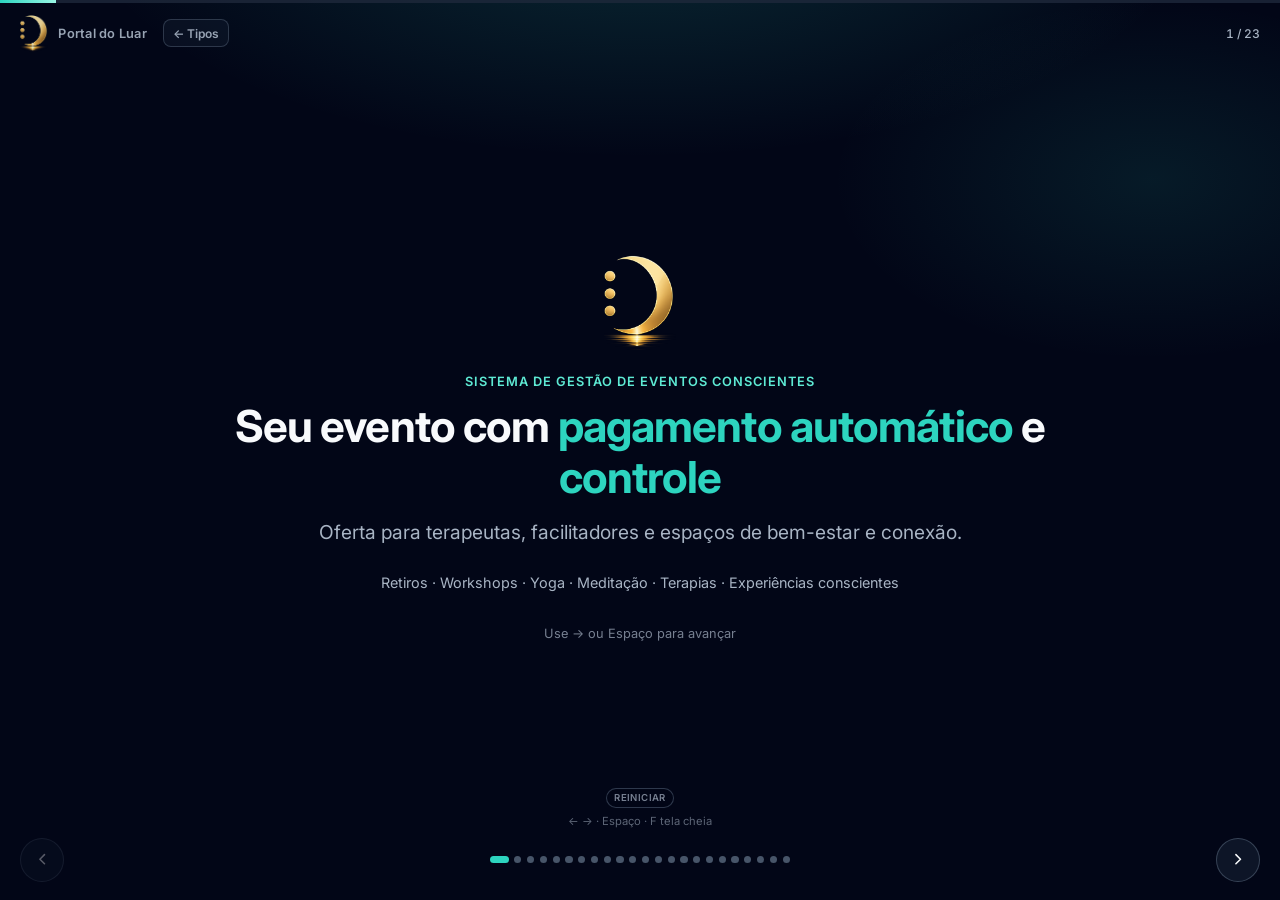
<file: apresentacao/eventos-conscientes/index.html>
<!DOCTYPE html>
<html lang="pt-BR">

<head>
  <meta charset="utf-8" />
  <meta name="viewport" content="width=device-width, initial-scale=1, viewport-fit=cover" />
  <meta name="theme-color" content="#020617" />
  <meta name="robots" content="noindex,nofollow" />
  <meta name="description"
    content="Apresentação comercial Portal do Luar — eventos conscientes, retiros e workshops." />
  <title>Apresentação — Eventos Conscientes · Portal do Luar</title>
  <link rel="icon" type="image/png" href="../../assets/icons/favicon.png" />
  <link rel="icon" href="../../assets/icons/favicon.ico" sizes="any" />
  <link rel="apple-touch-icon" href="../../assets/icons/favicon.png" />
  <link rel="preconnect" href="https://fonts.googleapis.com" />
  <link rel="preconnect" href="https://fonts.gstatic.com" crossorigin />
  <link href="https://fonts.googleapis.com/css2?family=Inter:wght@400;500;600;700&display=swap" rel="stylesheet" />
  <link rel="stylesheet" href="./style.css" />
  <link rel="stylesheet" href="./simulator.css" />
</head>

<body>
  <div class="deck" id="deck" aria-roledescription="apresentação">
    <div class="deck__progress" aria-hidden="true">
      <div class="deck__progress-bar" id="deck-progress"></div>
    </div>

    <div class="deck__chrome">
      <div class="deck__brand">
        <img src="../../assets/images/hub/logo-mark.png" width="28" height="38" alt="" />
        <span class="deck__brand-name">Portal do Luar</span>
        <a class="deck__hub-back" id="deck-hub-back" href="../index.html">← Tipos</a>
        <span class="deck__path-tag" id="deck-path-tag" hidden>Eventos Conscientes</span>
      </div>
      <p class="deck__counter" id="deck-counter" aria-live="polite">1 / 15</p>
    </div>

    <div class="deck__viewport" id="deck-viewport">

      <!-- 1. Capa -->
      <section class="deck__slide deck__slide--cover is-active" data-slide="0" aria-label="Capa">
        <div class="deck__inner">
          <img class="deck__cover-logo" src="../../assets/images/hub/logo-mark.png" width="72" height="97"
            alt="Portal do Luar" />
          <p class="deck__eyebrow">Sistema de Gestão de Eventos Conscientes</p>
          <h1 class="deck__title">
            Seu evento com <span class="deck__title-accent">pagamento automático</span> e
            <span class="deck__title-accent">controle</span>
          </h1>
          <p class="deck__lead">
            Oferta para terapeutas, facilitadores e espaços de bem-estar e conexão.
          </p>
          <p class="deck__cover-audience">
            Retiros · Workshops · Yoga · Meditação · Terapias · Experiências conscientes
          </p>
          <p class="deck__cover-hint">Use → ou Espaço para avançar</p>
        </div>
      </section>

      <!-- 2. Agenda -->
      <section class="deck__slide" data-slide="1" aria-label="Como vamos trabalhar" hidden>
        <div class="deck__inner">
          <p class="deck__eyebrow">Roteiro</p>
          <h2 class="deck__title">Como vamos trabalhar hoje</h2>
          <p class="deck__lead">
            Primeiro entendemos como o seu espaço funciona e onde estão os principais desafios.
            Depois, mostramos como o Portal do Luar pode ajudar na prática.
          </p>
          <ol class="deck__agenda">
            <li>
              <span class="deck__agenda-num">1</span>
              <p class="deck__agenda-text">Entender o espaço, a equipe e a rotina dos eventos</p>
            </li>
            <li>
              <span class="deck__agenda-num">2</span>
              <p class="deck__agenda-text">Apresentar os problemas que o Portal resolve</p>
            </li>
            <li>
              <span class="deck__agenda-num">3</span>
              <p class="deck__agenda-text">Mostrar como o Portal do Luar organiza esses pontos</p>
            </li>
            <li>
              <span class="deck__agenda-num">4</span>
              <p class="deck__agenda-text">Ver o sistema aplicado à realidade do seu espaço</p>
            </li>
            <li>
              <span class="deck__agenda-num">5</span>
              <p class="deck__agenda-text">Definir a melhor configuração e apresentar a proposta</p>
            </li>
          </ol>
        </div>
      </section>

      <!-- 3. Qualificação — quem está presente -->
      <section class="deck__slide" data-slide="2" aria-label="Qualificação: quem está presente" hidden>
        <div class="deck__inner">
          <p class="deck__eyebrow">Qualificação · 1 de 7</p>
          <h2 class="deck__title">Quem está nesta conversa?</h2>
          <p class="deck__q-hint">Identifique o espaço e anote quem participa da reunião.</p>
          <label class="deck__field">
            <span class="deck__field-label">Nome do espaço</span>
            <input class="deck__input" type="text" id="field-cliente" name="cliente" maxlength="120"
              placeholder="Ex.: Espaço Aurora" autocomplete="organization" />
          </label>
          <label class="deck__field">
            <span class="deck__field-label">Pessoas e responsabilidades</span>
            <textarea class="deck__textarea" id="field-presentes" name="presentes" rows="4" maxlength="800"
              placeholder="Ex.:&#10;Maria — organização / facilitação&#10;João — financeiro&#10;Ana — inscrição e acolhimento"></textarea>
          </label>
        </div>
      </section>

      <!-- 4. Qualificação — eventos -->
      <section class="deck__slide" data-slide="3" aria-label="Qualificação: eventos por mês" hidden>
        <div class="deck__inner">
          <p class="deck__eyebrow">Qualificação · 2 de 7</p>
          <h2 class="deck__title">Quantos eventos por mês?</h2>
          <p class="deck__q-hint">Escolha com o cliente a opção mais próxima da realidade do espaço.</p>
          <div class="deck__chips" data-qualify="trabalhos" role="group" aria-label="Eventos por mês">
            <button type="button" class="deck__chip" data-value="1">1</button>
            <button type="button" class="deck__chip" data-value="2">2</button>
            <button type="button" class="deck__chip" data-value="3">3</button>
            <button type="button" class="deck__chip" data-value="4+">4+</button>
          </div>
        </div>
      </section>

      <!-- 5. Qualificação — pessoas -->
      <section class="deck__slide" data-slide="4" aria-label="Qualificação: pessoas por evento" hidden>
        <div class="deck__inner">
          <p class="deck__eyebrow">Qualificação · 3 de 7</p>
          <h2 class="deck__title">Pessoas por evento?</h2>
          <p class="deck__q-hint">Média aproximada — alinhe com o cliente.</p>
          <label class="deck__field">
            <span class="deck__field-label">Média de pessoas por evento</span>
            <input class="deck__input" type="number" id="field-pessoas-qual" name="pessoas_qual" min="1" max="999"
              step="1" inputmode="numeric" placeholder="Ex.: 60" />
          </label>
        </div>
      </section>

      <!-- 6. Qualificação — mensalistas -->
      <section class="deck__slide" data-slide="5" aria-label="Qualificação: mensalistas" hidden>
        <div class="deck__inner">
          <p class="deck__eyebrow">Qualificação · 4 de 7</p>
          <h2 class="deck__title">Vocês possuem membros ou assinantes mensais?</h2>
          <p class="deck__q-hint">Membros/assinantes participam com frequência e ajudam a sustentar o espaço.</p>
          <div class="deck__chips" data-qualify="mensalistas" role="group" aria-label="Possui membros mensais">
            <button type="button" class="deck__chip" data-value="Sim" data-reveal="mensalistas-qtd-wrap">Sim</button>
            <button type="button" class="deck__chip" data-value="Não" data-hide="mensalistas-qtd-wrap">Não</button>
          </div>
          <div class="deck__sub-block" id="mensalistas-qtd-wrap" aria-hidden="true">
            <p class="deck__q-hint">Quantos membros mensais?</p>
            <div class="deck__chips" data-qualify="mensalistas_qtd" role="group" aria-label="Quantidade de membros mensais">
              <button type="button" class="deck__chip" data-value="Até 10">Até 10</button>
              <button type="button" class="deck__chip" data-value="10–30">10–30</button>
              <button type="button" class="deck__chip" data-value="30–60">30–60</button>
              <button type="button" class="deck__chip" data-value="60+">60+</button>
            </div>
          </div>
        </div>
      </section>

      <!-- 7. Qualificação — ferramentas -->
      <section class="deck__slide" data-slide="6" aria-label="Qualificação: ferramentas de hoje" hidden>
        <div class="deck__inner">
          <p class="deck__eyebrow">Qualificação · 5 de 7</p>
          <h2 class="deck__title">Hoje vocês usam:</h2>
          <p class="deck__q-hint">Pode marcar mais de uma — o que o espaço usa hoje.</p>
          <div class="deck__chips deck__chips--stack deck__chips--multi" data-qualify="contexto" data-multi="true"
            role="group" aria-label="Ferramentas usadas hoje">
            <button type="button" class="deck__chip" data-value="WhatsApp">WhatsApp</button>
            <button type="button" class="deck__chip" data-value="Planilha">Planilha</button>
            <button type="button" class="deck__chip" data-value="Papel">Papel</button>
            <button type="button" class="deck__chip" data-value="Google Forms">Google Forms</button>
            <button type="button" class="deck__chip" data-value="Outro" data-reveal-outro="contexto-outro-wrap">Outro</button>
          </div>
          <div class="deck__sub-block" id="contexto-outro-wrap" aria-hidden="true">
            <label class="deck__field deck__field--dor" style="margin-top: 0.85rem">
              <span class="deck__field-label">Qual ferramenta / processo?</span>
              <input class="deck__input" type="text" id="field-contexto-outro" name="contexto_outro" maxlength="120"
                placeholder="Ex.: Sympla, Even3, Notion, grupo no Telegram…" autocomplete="off" />
            </label>
          </div>
        </div>
      </section>

      <!-- 8. Qualificação — dor do espaço -->
      <section class="deck__slide" data-slide="7" aria-label="Qualificação: dificuldade do espaço" hidden>
        <div class="deck__inner">
          <p class="deck__eyebrow">Qualificação · 6 de 7</p>
          <h2 class="deck__title">Qual é hoje a maior dificuldade na organização dos eventos?</h2>
          <label class="deck__field deck__field--dor">
            <span class="deck__field-label">Dor principal</span>
            <textarea class="deck__textarea" id="field-dor" name="dor" rows="4" maxlength="400"
              placeholder="Ex.: comprovantes no WhatsApp, lotes, cupons, cobrança manual, controle de vagas…"></textarea>
          </label>
        </div>
      </section>

      <!-- 9. Qualificação — dificuldade do participante -->
      <section class="deck__slide" data-slide="8" aria-label="Qualificação: dificuldade do participante" hidden>
        <div class="deck__inner">
          <p class="deck__eyebrow">Qualificação · 7 de 7</p>
          <h2 class="deck__title">Onde você acha que o participante mais encontra dificuldade hoje?</h2>
          <p class="deck__lead">
            Pense desde a inscrição até a confirmação do pagamento e do lugar no evento.
          </p>
          <label class="deck__field deck__field--dor">
            <span class="deck__field-label">Dificuldade do participante</span>
            <textarea class="deck__textarea" id="field-dor-participante" name="dor_participante" rows="4"
              maxlength="400"
              placeholder="Ex.: não sabe se pagou certo, perde o link do PIX, não recebe orientação clara…"></textarea>
          </label>
        </div>
      </section>

      <!-- 8–11. Dor — organizadores (uma dor por slide) -->
      <section class="deck__slide deck__slide--pain-staff" data-slide="9" aria-label="Organizadores: pagamento manual" hidden>
        <div class="deck__inner deck__inner--wide">
          <div class="deck__pain-meta">
            <p class="deck__eyebrow">Problemas que resolve · 1 de 4</p>
            <span class="deck__pain-audience deck__pain-audience--staff">
              <svg class="deck__pain-audience-icon" viewBox="0 0 24 24" fill="none" stroke="currentColor" stroke-width="2" aria-hidden="true">
                <rect x="2" y="5" width="20" height="14" rx="2" />
                <path d="M2 10h20" />
              </svg>
              Organizadores &amp; equipe
            </span>
          </div>
          <h2 class="deck__title">Pagamento manual</h2>
          <p class="deck__lead">Comprovantes espalhados no WhatsApp e baixa demorada — difícil saber quem já pagou.</p>
          <figure class="deck__teaser deck__teaser--solo">
            <img class="deck__teaser-img deck__teaser-img--fit" src="./assets/teaser-tesouraria.jpg"
              alt="Conta / Tesouraria com saldo, entradas PIX e cartão e liberações" width="1024" height="558"
              loading="lazy" decoding="async" />
            <figcaption class="deck__teaser-caption">PIX e cartão com baixa automática — inscrição, pagamento e
              financeiro no mesmo lugar.</figcaption>
          </figure>
        </div>
      </section>

      <section class="deck__slide deck__slide--pain-staff" data-slide="10" aria-label="Organizadores: gestão de ingressos improvisada" hidden>
        <div class="deck__inner deck__inner--wide">
          <div class="deck__pain-meta">
            <p class="deck__eyebrow">Problemas que resolve · 2 de 4</p>
            <span class="deck__pain-audience deck__pain-audience--staff">
              <svg class="deck__pain-audience-icon" viewBox="0 0 24 24" fill="none" stroke="currentColor" stroke-width="2" aria-hidden="true">
                <rect x="2" y="5" width="20" height="14" rx="2" />
                <path d="M2 10h20" />
              </svg>
              Organizadores &amp; equipe
            </span>
          </div>
          <h2 class="deck__title">Gestão de ingressos improvisada</h2>
          <p class="deck__lead">Lotes, cupons e limites de vagas integrados à inscrição.</p>
          <figure class="deck__teaser deck__teaser--solo">
            <img class="deck__teaser-img deck__teaser-img--fit" src="./assets/teaser-lotes.jpg"
              alt="Configuração de ingressos por lote com preços, datas e pré-visualização" width="1024" height="558"
              loading="lazy" decoding="async" />
            <figcaption class="deck__teaser-caption">Lotes, cupons e vagas no fluxo da inscrição — sem planilha
              paralela.</figcaption>
          </figure>
        </div>
      </section>

      <section class="deck__slide deck__slide--pain-staff" data-slide="11" aria-label="Organizadores: financeiro confuso" hidden>
        <div class="deck__inner deck__inner--wide">
          <div class="deck__pain-meta">
            <p class="deck__eyebrow">Problemas que resolve · 3 de 4</p>
            <span class="deck__pain-audience deck__pain-audience--staff">
              <svg class="deck__pain-audience-icon" viewBox="0 0 24 24" fill="none" stroke="currentColor" stroke-width="2" aria-hidden="true">
                <rect x="2" y="5" width="20" height="14" rx="2" />
                <path d="M2 10h20" />
              </svg>
              Organizadores &amp; equipe
            </span>
          </div>
          <h2 class="deck__title">Financeiro confuso</h2>
          <p class="deck__lead">Não fica claro o saldo do evento nem o que ainda falta receber.</p>
          <figure class="deck__teaser deck__teaser--solo">
            <img class="deck__teaser-img deck__teaser-img--fit" src="./assets/teaser-financeiro-evento.jpg"
              alt="Financeiro do evento com recebido, em aberto, despesas e lista de baixas" width="1024" height="558"
              loading="lazy" decoding="async" />
            <figcaption class="deck__teaser-caption">Financeiro do evento: quem pagou, o que falta e o resultado
              claro.</figcaption>
          </figure>
        </div>
      </section>

      <section class="deck__slide deck__slide--pain-staff" data-slide="12" aria-label="Organizadores: artes manuais" hidden>
        <div class="deck__inner deck__inner--wide">
          <div class="deck__pain-meta">
            <p class="deck__eyebrow">Problemas que resolve · 4 de 4</p>
            <span class="deck__pain-audience deck__pain-audience--staff">
              <svg class="deck__pain-audience-icon" viewBox="0 0 24 24" fill="none" stroke="currentColor" stroke-width="2" aria-hidden="true">
                <rect x="2" y="5" width="20" height="14" rx="2" />
                <path d="M2 10h20" />
              </svg>
              Organizadores &amp; equipe
            </span>
          </div>
          <h2 class="deck__title">Artes manuais a cada edição</h2>
          <p class="deck__lead">Flyer, stories e posts a cada evento: horas no Canva e similares.</p>
          <figure class="deck__teaser deck__teaser--solo">
            <img class="deck__teaser-img deck__teaser-img--fit" src="./assets/teaser-artes-manuais.png"
              alt="Geração de artes com IA no evento — feed, story e compartilhamento" width="1024" height="559"
              loading="lazy" decoding="async" />
            <figcaption class="deck__teaser-caption">Luna IA gera imagens para o evento e redes sociais — feed,
              stories e compartilhamento — sem sair do Portal.</figcaption>
          </figure>
        </div>
      </section>

      <!-- 12–15. Dor — participantes (uma dor por slide) -->
      <section class="deck__slide deck__slide--pain-participant" data-slide="13" aria-label="Participantes: só PIX sem parcelar" hidden>
        <div class="deck__inner deck__inner--wide">
          <div class="deck__pain-meta">
            <p class="deck__eyebrow">Problemas que resolve · 1 de 4</p>
            <span class="deck__pain-audience deck__pain-audience--participant">
              <svg class="deck__pain-audience-icon" viewBox="0 0 24 24" fill="none" stroke="currentColor" stroke-width="2" aria-hidden="true">
                <path d="M20 21v-2a4 4 0 0 0-4-4H8a4 4 0 0 0-4 4v2" />
                <circle cx="12" cy="7" r="4" />
              </svg>
              Participantes
            </span>
          </div>
          <h2 class="deck__title">Só PIX / sem parcelar</h2>
          <p class="deck__lead">Ticket alto e só PIX: parte das pessoas desiste ou pede transferência.</p>
          <figure class="deck__teaser deck__teaser--solo">
            <img class="deck__teaser-img deck__teaser-img--fit" src="./assets/teaser-pagamento-pix.jpg"
              alt="Pagamento com opção de PIX e cartão no portal do participante" width="1024" height="558"
              loading="lazy" decoding="async" />
            <figcaption class="deck__teaser-caption">PIX e cartão no mesmo fluxo — com parcelamento quando fizer
              sentido.</figcaption>
          </figure>
        </div>
      </section>

      <section class="deck__slide deck__slide--pain-participant" data-slide="14" aria-label="Participantes: orientações desencontradas" hidden>
        <div class="deck__inner deck__inner--wide">
          <div class="deck__pain-meta">
            <p class="deck__eyebrow">Problemas que resolve · 2 de 4</p>
            <span class="deck__pain-audience deck__pain-audience--participant">
              <svg class="deck__pain-audience-icon" viewBox="0 0 24 24" fill="none" stroke="currentColor" stroke-width="2" aria-hidden="true">
                <path d="M20 21v-2a4 4 0 0 0-4-4H8a4 4 0 0 0-4 4v2" />
                <circle cx="12" cy="7" r="4" />
              </svg>
              Participantes
            </span>
          </div>
          <h2 class="deck__title">Orientações desencontradas</h2>
          <p class="deck__lead">Horário, local e avisos chegam por canais diferentes e podem se perder.</p>
          <figure class="deck__teaser deck__teaser--solo">
            <img class="deck__teaser-img deck__teaser-img--fit" src="./assets/teaser-orientacoes.png"
              alt="Orientações do evento reunidas no portal do participante" width="1024" height="555"
              loading="lazy" decoding="async" />
            <figcaption class="deck__teaser-caption">Informações importantes do evento reunidas em um único lugar —
              e com confirmação via WhatsApp.</figcaption>
          </figure>
        </div>
      </section>

      <section class="deck__slide deck__slide--pain-participant" data-slide="15" aria-label="Participantes: pagamento sem confirmação" hidden>
        <div class="deck__inner deck__inner--wide">
          <div class="deck__pain-meta">
            <p class="deck__eyebrow">Problemas que resolve · 3 de 4</p>
            <span class="deck__pain-audience deck__pain-audience--participant">
              <svg class="deck__pain-audience-icon" viewBox="0 0 24 24" fill="none" stroke="currentColor" stroke-width="2" aria-hidden="true">
                <path d="M20 21v-2a4 4 0 0 0-4-4H8a4 4 0 0 0-4 4v2" />
                <circle cx="12" cy="7" r="4" />
              </svg>
              Participantes
            </span>
          </div>
          <h2 class="deck__title">Pagamento sem confirmação</h2>
          <p class="deck__lead">Enviam comprovante e ficam sem retorno claro se a vaga está garantida.</p>
          <figure class="deck__teaser deck__teaser--solo">
            <img class="deck__teaser-img deck__teaser-img--fit" src="./assets/teaser-pagamento-pix.jpg"
              alt="Pagamento PIX com QR Code, copia e cola e resumo do pedido" width="1024" height="558"
              loading="lazy" decoding="async" />
            <figcaption class="deck__teaser-caption">Pagamento integrado com confirmação automática da inscrição.
            </figcaption>
          </figure>
        </div>
      </section>

      <section class="deck__slide deck__slide--pain-participant" data-slide="16" aria-label="Participantes: jornada confusa" hidden>
        <div class="deck__inner deck__inner--wide">
          <div class="deck__pain-meta">
            <p class="deck__eyebrow">Problemas que resolve · 4 de 4</p>
            <span class="deck__pain-audience deck__pain-audience--participant">
              <svg class="deck__pain-audience-icon" viewBox="0 0 24 24" fill="none" stroke="currentColor" stroke-width="2" aria-hidden="true">
                <path d="M20 21v-2a4 4 0 0 0-4-4H8a4 4 0 0 0-4 4v2" />
                <circle cx="12" cy="7" r="4" />
              </svg>
              Participantes
            </span>
          </div>
          <h2 class="deck__title">Jornada confusa</h2>
          <p class="deck__lead">Inscrição, orientações e confirmação ficam espalhadas, sem uma jornada clara do início ao fim.</p>
          <figure class="deck__teaser deck__teaser--solo">
            <img class="deck__teaser-img deck__teaser-img--fit" src="./assets/teaser-jornada-confusa.png"
              alt="Inscrição confirmada com passos claros no portal do participante" width="1024" height="555"
              loading="lazy" decoding="async" />
            <figcaption class="deck__teaser-caption">Uma jornada clara mostra cada etapa — inscrição, pagamento e
              confirmação.</figcaption>
          </figure>
        </div>
      </section>

      <!-- 16. Promessa -->
      <section class="deck__slide" data-slide="17" aria-label="Promessa" hidden>
        <div class="deck__inner">
          <p class="deck__eyebrow">Proposta de valor</p>
          <h2 class="deck__title">
            Menos cobrança de comprovante.<br />
            <span class="deck__title-accent">Mais tempo</span> para o evento.
          </h2>
          <p class="deck__lead">
            Da inscrição à prestação de contas: <strong>você sabe quem pagou</strong>.
            Os participantes sabem em que etapa estão, sem depender de recado solto.
          </p>
          <div class="deck__cards deck__cards--3" style="margin-top: 1.75rem">
            <div class="deck__card deck__card--intel">
              <span class="deck__card-icon" aria-hidden="true">
                <svg viewBox="0 0 24 24" fill="none" stroke="currentColor" stroke-width="2">
                  <rect x="2" y="5" width="20" height="14" rx="2" />
                  <path d="M2 10h20" />
                </svg>
              </span>
              <h3 class="deck__card-title">Pagamento automático</h3>
              <p class="deck__card-text">PIX e cartão com baixa automática.</p>
            </div>
            <div class="deck__card deck__card--intel">
              <span class="deck__card-icon" aria-hidden="true">
                <svg viewBox="0 0 24 24" fill="none" stroke="currentColor" stroke-width="2">
                  <path d="M3 3v18h18" />
                  <path d="M18 17V9" />
                  <path d="M13 17V5" />
                  <path d="M8 17v-3" />
                </svg>
              </span>
              <h3 class="deck__card-title">Lotes e vagas</h3>
              <p class="deck__card-text">Preço por lote, cupons e estoque sem planilha.</p>
            </div>
            <div class="deck__card deck__card--intel">
              <span class="deck__card-icon" aria-hidden="true">
                <svg viewBox="0 0 24 24" fill="none" stroke="currentColor" stroke-width="2">
                  <rect x="2" y="7" width="20" height="14" rx="2" />
                  <path d="M16 7V5a2 2 0 0 0-2-2h-4a2 2 0 0 0-2 2v2" />
                </svg>
              </span>
              <h3 class="deck__card-title">Controle da operação</h3>
              <p class="deck__card-text">Inscrição, presença e financeiro juntos.</p>
            </div>
          </div>
        </div>
      </section>

      <!-- 14. Na prática -->
      <section class="deck__slide" data-slide="18" aria-label="Na prática" hidden>
        <div class="deck__inner">
          <p class="deck__eyebrow">Na prática</p>
          <h2 class="deck__title">Três pilares da operação</h2>
          <div class="deck__cards deck__cards--3">
            <div class="deck__card deck__card--intel">
              <span class="deck__card-icon" aria-hidden="true">
                <svg viewBox="0 0 24 24" fill="none" stroke="currentColor" stroke-width="2">
                  <rect x="2" y="5" width="20" height="14" rx="2" />
                  <path d="M2 10h20" />
                </svg>
              </span>
              <h3 class="deck__card-title">Pagamento automático</h3>
              <p class="deck__card-text">
                PIX e cartão com baixa automática. Menos conferência de comprovante e confirmação mais rápida para quem se inscreve.
              </p>
            </div>
            <div class="deck__card deck__card--intel">
              <span class="deck__card-icon" aria-hidden="true">
                <svg viewBox="0 0 24 24" fill="none" stroke="currentColor" stroke-width="2">
                  <path d="M3 3v18h18" />
                  <path d="M18 17V9" />
                  <path d="M13 17V5" />
                  <path d="M8 17v-3" />
                </svg>
              </span>
              <h3 class="deck__card-title">Lotes, cupons e vagas</h3>
              <p class="deck__card-text">
                Precifique por lote, controle estoque e use cupons — sem planilha paralela para cada edição.
              </p>
            </div>
            <div class="deck__card deck__card--intel">
              <span class="deck__card-icon" aria-hidden="true">
                <svg viewBox="0 0 24 24" fill="none" stroke="currentColor" stroke-width="2">
                  <circle cx="12" cy="12" r="10" />
                  <path d="M2 12h20" />
                  <path
                    d="M12 2a15.3 15.3 0 0 1 4 10 15.3 15.3 0 0 1-4 10 15.3 15.3 0 0 1-4-10 15.3 15.3 0 0 1 4-10z" />
                </svg>
              </span>
              <h3 class="deck__card-title">Presença digital</h3>
              <p class="deck__card-text">
                Portal próprio com páginas (FAQ, sobre o espaço), inscrições organizadas e links com prévia correta no WhatsApp.
              </p>
            </div>
          </div>
        </div>
      </section>

      <!-- 15. Automação -->
      <section class="deck__slide" data-slide="19" aria-label="Automação e inteligência" hidden>
        <div class="deck__inner deck__inner--wide">
          <p class="deck__eyebrow">Automação &amp; inteligência</p>
          <h2 class="deck__title">Menos trabalho manual. Mais tempo para o evento.</h2>
          <div class="deck__cards deck__cards--4" style="margin-top: 1.75rem">
            <div class="deck__card deck__card--intel deck__card--violet">
              <span class="deck__card-icon deck__card-icon--luna" aria-hidden="true">
                <img src="../../assets/images/luna/avatar.png" width="40" height="40" alt="" decoding="async" />
              </span>
              <h3 class="deck__card-title">Assistente Luna</h3>
              <p class="deck__card-text">Dúvidas da operação e artes para redes sociais.</p>
            </div>
            <div class="deck__card deck__card--intel deck__card--teal">
              <span class="deck__card-icon" aria-hidden="true">
                <svg viewBox="0 0 24 24" fill="none" stroke="currentColor" stroke-width="2">
                  <path d="M3 3v18h18" />
                  <path d="M7 14v4" />
                  <path d="M12 10v8" />
                  <path d="M17 6v12" />
                </svg>
              </span>
              <h3 class="deck__card-title">Gráficos + relatórios</h3>
              <p class="deck__card-text">Inscrições, lotes, presença e financeiro para decidir rápido.</p>
            </div>
            <div class="deck__card deck__card--intel deck__card--gold">
              <span class="deck__card-icon" aria-hidden="true">
                <svg viewBox="0 0 24 24" fill="none" stroke="currentColor" stroke-width="2">
                  <rect x="2" y="5" width="20" height="14" rx="2" />
                  <path d="M2 10h20" />
                </svg>
              </span>
              <h3 class="deck__card-title">Pagamentos automáticos</h3>
              <p class="deck__card-text">PIX e cartão com confirmação e baixa automáticas.</p>
            </div>
            <div class="deck__card deck__card--intel deck__card--green">
              <span class="deck__card-icon" aria-hidden="true">
                <svg viewBox="0 0 24 24" fill="none" stroke="currentColor" stroke-width="2">
                  <path d="M21 11.5a8.5 8.5 0 0 1-12.4 7.5L3 21l2.1-5.2A8.5 8.5 0 1 1 21 11.5z" />
                </svg>
              </span>
              <h3 class="deck__card-title">WhatsApp integrado</h3>
              <p class="deck__card-text">Confirmações, orientações e avisos no fluxo do evento.</p>
            </div>
          </div>
        </div>
      </section>

      <!-- 16. Onboarding -->
      <section class="deck__slide" data-slide="20" aria-label="Como começar" hidden>
        <div class="deck__inner">
          <p class="deck__eyebrow">Por onde começamos</p>
          <h2 class="deck__title">Começar é simples</h2>
          <p class="deck__lead">Você não precisa fazer isso sozinho. Acompanhamos cada etapa.</p>
          <ol class="deck__steps">
            <li class="is-current">
              <div>
                <p class="deck__step-title">
                  Demonstração
                  <span class="deck__step-badge">Em andamento</span>
                </p>
                <p class="deck__step-text">Apresentamos o sistema e entendemos como o espaço funciona hoje.</p>
              </div>
            </li>
            <li>
              <div>
                <p class="deck__step-title">Alinhamento</p>
                <p class="deck__step-text">Definimos juntos o melhor formato e os próximos passos.</p>
              </div>
            </li>
            <li>
              <div>
                <p class="deck__step-title">Configuração</p>
                <p class="deck__step-text">Eventos, equipe e estrutura inicial prontos para uso.</p>
              </div>
            </li>
            <li>
              <div>
                <p class="deck__step-title">Acompanhamento</p>
                <p class="deck__step-text">Apoiamos a equipe até tudo estar claro e fluindo.</p>
              </div>
            </li>
            <li>
              <div>
                <p class="deck__step-title">Primeiro evento</p>
                <p class="deck__step-text">Você realiza o primeiro evento com acompanhamento.</p>
              </div>
            </li>
          </ol>
        </div>
      </section>

      <!-- 17. Demo do sistema -->
      <section class="deck__slide" data-slide="21" aria-label="Demonstração do sistema" hidden>
        <div class="deck__inner">
          <p class="deck__eyebrow">Demonstração</p>
          <h2 class="deck__title">
            Hora de <span class="deck__title-accent">mostrar o sistema</span>
          </h2>
          <p class="deck__lead">
            Pause a apresentação, abra o Portal e conduza a demo com o que o espaço contou.
            Depois volte aqui para montar a proposta de planos.
          </p>
          <details class="deck__accordion">
            <summary class="deck__accordion-summary">
              <span class="deck__accordion-summary-text">
                Resumo da sessão
                <span class="deck__accordion-count" id="session-summary-count" hidden></span>
              </span>
              <span class="deck__accordion-chevron" aria-hidden="true">
                <svg viewBox="0 0 24 24" fill="none" stroke="currentColor" stroke-width="2">
                  <path d="M6 9l6 6 6-6" stroke-linecap="round" stroke-linejoin="round" />
                </svg>
              </span>
            </summary>
            <div class="deck__accordion-body">
              <div class="deck__summary-grid" id="session-summary">
                <p class="deck__summary-empty">As respostas da qualificação aparecem aqui conforme a conversa avança.</p>
              </div>
            </div>
          </details>
          <ul class="deck__pain-list" style="margin-top: 1.25rem">
            <li>
              <span class="deck__pain-dot" aria-hidden="true"></span>
              <span><strong>Inscrição + pagamento:</strong> do cadastro à confirmação automática.</span>
            </li>
            <li>
              <span class="deck__pain-dot" aria-hidden="true"></span>
              <span><strong>Operação:</strong> lotes, vagas, presença e financeiro no mesmo fluxo.</span>
            </li>
            <li>
              <span class="deck__pain-dot" aria-hidden="true"></span>
              <span><strong>Luna / artes:</strong> se a dor for tempo ou comunicação.</span>
            </li>
          </ul>
          <p class="deck__q-hint" style="margin-top: 1.25rem">Quando terminar a demo, avance para salvar a proposta e abrir planos.</p>
        </div>
      </section>

      <!-- 18. Fechamento — mesmo simulador de planos e preços -->
      <section class="deck__slide" data-slide="22" aria-label="Dados para o cálculo" hidden>
        <div class="deck__inner deck__inner--wide">
          <p class="deck__eyebrow">Fechamento</p>
          <h2 class="deck__title">
            Dados para o <span class="deck__title-accent">cálculo</span>
          </h2>

          <div class="deck-sim" id="deck-sim">
            <section class="propostas-topo" aria-label="Propostas salvas">
              <div class="propostas-topo__row">
                <label class="propostas-topo__label" for="propostas-select">Propostas salvas</label>
                <select id="propostas-select" class="propostas-topo__select">
                  <option value="">Nenhuma proposta salva</option>
                </select>
                <input type="text" id="input-nome-proposta" class="propostas-topo__select" placeholder="Nome da proposta"
                  hidden autocomplete="off" />
                <button type="button" id="btn-salvar-alteracoes"
                  class="propostas-topo__btn propostas-topo__btn--small" hidden>Salvar</button>
                <button type="button" id="btn-excluir-proposta"
                  class="propostas-topo__btn propostas-topo__btn--danger propostas-topo__btn--small" hidden>Excluir</button>
                <button type="button" id="btn-nova-proposta"
                  class="propostas-topo__btn propostas-topo__btn--ghost propostas-topo__btn--small">Nova</button>
              </div>
              <p id="proposta-atual-info" class="propostas-topo__meta">Nenhuma proposta ativa.</p>
            </section>

            <section class="panel" id="panel-config" aria-labelledby="config-heading">
              <div class="panel__head">
                <h2 id="config-heading" class="panel__title">Configuração</h2>
                <button type="button" class="deck-sim-toggle" data-toggle-panel="panel-config"
                  aria-expanded="true" aria-controls="panel-config-body" aria-label="Fechar configuração">
                  <span class="deck-sim-toggle__close" aria-hidden="true">×</span>
                  <span class="deck-sim-toggle__open" aria-hidden="true">Abrir</span>
                </button>
              </div>
              <div class="panel__body" id="panel-config-body">
              <div class="grid-inputs">
                <label class="field">
                  <span class="field__label">Eventos por mês</span>
                  <input type="number" id="trabalhos" class="field__input" min="0" step="1" value="" inputmode="numeric"
                    placeholder="Ex.: 2" />
                </label>
                <label class="field">
                  <span class="field__label">Valor mínimo participante</span>
                  <input type="text" id="valor-participante-min" class="field__input" value="" inputmode="numeric"
                    placeholder="Ex.: 20" autocomplete="off" />
                </label>
                <label class="field">
                  <span class="field__label">Valor máximo participante</span>
                  <input type="text" id="valor-participante-max" class="field__input" value="" inputmode="numeric"
                    placeholder="Ex.: 50" autocomplete="off" />
                </label>
                <label class="field field--pessoas-total">
                  <span class="field__label">Média de pessoas por evento</span>
                  <input type="number" id="pessoas-por-trabalho" class="field__input" min="0" step="1" value=""
                    placeholder="Ex.: 60" inputmode="numeric" />
                </label>
                <label class="field">
                  <span class="field__label">Quantidade membros mensais</span>
                  <input type="number" id="mensalistas-qtd" class="field__input" min="0" max="500" step="1" value=""
                    placeholder="Ex.: 30" inputmode="numeric" />
                </label>
                <label class="field">
                  <span class="field__label">Valor pago membro (mês)</span>
                  <input type="text" id="valor-mensalista" class="field__input" value="" inputmode="numeric"
                    placeholder="Ex.: 150" autocomplete="off" />
                </label>
                <label class="field">
                  <div class="label-with-help">
                    <span class="field__label">Média presença membro</span>
                    <span class="help-icon" aria-label="Taxa de presença dos mensalistas"
                      data-tooltip="Membros mensais não participam de todos os eventos.&#10;Usamos taxa de presença para estimar média.">?</span>
                  </div>
                  <input type="text" id="taxaPresenca" class="field__input" value="70%" inputmode="numeric"
                    autocomplete="off" placeholder="Ex.: 70%" />
                </label>
                <div class="field field--demais-right">
                  <div class="label-with-help">
                    <span class="field__label">Participantes por evento</span>
                    <span class="help-icon" aria-label="Explicação do cálculo de não mensalistas"
                      data-tooltip="Calculado como:&#10;Média de pessoas por evento&#10;menos mensalistas presentes.&#10;&#10;Mensalistas presentes = arredondamento para cima de (mensalistas × taxa de presença).">?</span>
                  </div>
                  <div class="field__demais-strip" role="status">
                    <strong id="demais-participantes-por-trabalho" class="field__demais-strip-value">0</strong>
                    <span id="demais-participantes-formula" class="field__demais-strip-hint">0 − 0 (70%)</span>
                  </div>
                </div>
              </div>
              </div>
            </section>

            <section class="summary" id="panel-summary" aria-live="polite">
              <div class="panel__head panel__head--summary">
                <p class="summary__line summary__line--title">
                  <span class="summary__icon" aria-hidden="true">◎</span>
                  Você tem
                  <strong id="participantes-total">0</strong>
                  presenças/mês
                  <span class="summary__inline-hint">(eventos × pessoas por evento)</span>
                </p>
                <button type="button" class="deck-sim-toggle" data-toggle-panel="panel-summary"
                  aria-expanded="true" aria-controls="panel-summary-body" aria-label="Fechar resumo de presenças">
                  <span class="deck-sim-toggle__close" aria-hidden="true">×</span>
                  <span class="deck-sim-toggle__open" aria-hidden="true">Abrir</span>
                </button>
              </div>
              <div class="panel__body" id="panel-summary-body">
              <p class="summary__line summary__line--muted">
                Inclui até <strong id="mensalistas-limite-rec">—</strong> membros mensais no plano indicado.
              </p>
              <p class="summary__line summary__line--muted summary__line--fine">
                Membros participam em média de <strong id="summary-taxa-presenca-display">70</strong>% dos eventos —
                usamos isso para estimar quantos entram na média de pessoas por evento ao calcular a receita de participantes.
              </p>
              <p id="summary-mensalistas-alerta" class="summary__line summary__line--alert" hidden></p>
              <div class="summary__receita-split" role="group" aria-label="Receita estimada no mês">
                <div class="summary__receita-item">
                  <span aria-hidden="true">💰</span> Membros: <strong id="receita-mensalistas">—</strong>
                </div>
                <div class="summary__receita-item">
                  <span aria-hidden="true">🎟</span> Participantes: <strong id="receita-participantes">—</strong>
                  <span id="receita-participantes-faixa" class="summary__receita-sub" hidden></span>
                </div>
                <div class="summary__receita-item summary__receita-item--total">
                  <span aria-hidden="true">💥</span> Total: <strong id="receita-total">—</strong>
                  <span id="receita-total-faixa" class="summary__receita-sub" hidden></span>
                </div>
              </div>
              <p class="summary__line summary__line--receita">
                <span class="summary__icon" aria-hidden="true">◈</span>
                Faixa total (ticket min./máx. nos participantes):
                <strong id="receita-range">—</strong>
                <span class="summary__receita-hint">Membros: qtd × valor/mês. Participantes: eventos × não-membros ×
                  valor (média ou faixa).</span>
              </p>
              </div>
            </section>

            <label class="field plus-credits-field">
              <span class="field__label">Créditos adicionais de artes IA</span>
              <select id="creditos-artes-select" class="field__input">
                <option value="">Sem créditos extras (5 inclusos)</option>
                <option value="creditos_artes_10">+10 (15 no total) — uso ocasional — R$ 19</option>
                <option value="creditos_artes_25">+25 (30 no total) — ~1 arte/dia — R$ 39</option>
                <option value="creditos_artes_50">+50 (55 no total) — ~2 artes/dia — R$ 69</option>
                <option value="creditos_artes_100">+100 (105 no total) — ~3 artes/dia — R$ 119</option>
                <option value="creditos_artes_150">+150 (155 no total) — ~5 artes/dia — R$ 159</option>
              </select>
              <span class="field__hint">O plano já inclui 5 artes. Pacote extra (valor interno para o vendedor).</span>
            </label>

            <section class="cards" id="cards-root" aria-label="Comparação de planos"></section>

            <button type="button" id="btn-salvar-proposta" hidden aria-hidden="true" tabindex="-1">Salvar proposta</button>

            <div class="modal-backdrop" id="modal-salvar-proposta" aria-hidden="true">
              <div class="modal">
                <h3 class="modal__title">Salvar proposta</h3>
                <p class="modal__text">Informe o nome do cliente para salvar esta proposta.</p>
                <label class="field">
                  <span class="field__label">Nome do cliente</span>
                  <input type="text" id="input-nome-cliente" class="field__input" placeholder="Ex.: Espaço Aurora" />
                </label>
                <div class="modal__actions">
                  <button type="button" class="propostas-topo__btn propostas-topo__btn--ghost"
                    id="btn-cancelar-salvar">Cancelar</button>
                  <button type="button" class="propostas-topo__btn" id="btn-confirmar-salvar">Salvar</button>
                </div>
              </div>
            </div>
          </div>

          <p class="deck__form-error" id="proposta-error" hidden role="alert"></p>
        </div>
      </section>
    </div>

    <div class="deck__footer-tools">
      <button type="button" class="deck__cover-reset" id="deck-reset">Reiniciar</button>
      <p class="deck__keys-hint" aria-hidden="true">← → · Espaço · F tela cheia</p>
    </div>

    <nav class="deck__nav" aria-label="Navegação da apresentação">
      <button type="button" class="deck__nav-btn" id="deck-prev" aria-label="Slide anterior" disabled>
        <svg viewBox="0 0 24 24" fill="none" stroke="currentColor" stroke-width="2" aria-hidden="true">
          <path d="M15 18l-6-6 6-6" stroke-linecap="round" stroke-linejoin="round" />
        </svg>
      </button>
      <div class="deck__dots" id="deck-dots" role="tablist" aria-label="Slides"></div>
      <button type="button" class="deck__nav-btn" id="deck-next" aria-label="Próximo slide">
        <svg viewBox="0 0 24 24" fill="none" stroke="currentColor" stroke-width="2" aria-hidden="true">
          <path d="M9 18l6-6-6-6" stroke-linecap="round" stroke-linejoin="round" />
        </svg>
      </button>
    </nav>
  </div>

  <script src="./simulator.js" defer></script>
  <script src="./deck.js" defer></script>
</body>

</html>
</file>
<file: styles.css>
/* Static landing — dark only (/solucao parity). GitHub Pages: relative paths, no build. */

*,
*::before,
*::after {
  box-sizing: border-box;
}

html {
  scroll-behavior: smooth;
  margin: 0;
  padding: 0;
}

body.solucao-page-root {
  --ls-font-sans: 'Inter', system-ui, -apple-system, BlinkMacSystemFont, 'Segoe UI', sans-serif;
  margin: 0;
  min-height: 100vh;
  font-family: var(--ls-font-sans);
  font-size: 1rem;
  font-weight: 400;
  line-height: 1.55;
  -webkit-font-smoothing: antialiased;
  -moz-osx-font-smoothing: grayscale;
  text-rendering: optimizeLegibility;
  color-scheme: dark;
  background: #020617;
  color: #f8fafc;
  /* Tokens alinhados a landing-solution.component.scss + tema Aura dark (/solucao) */
  /* Aura /solucao: dourado mais vivo no escuro (próximo ao primary do tema) */
  --ls-primary: #d4af37;
  --ls-primary-mix: #f0dc8a;
  --ls-primary-eyebrow: #e8c547;
  --ls-primary-300: #fcd34d;
  --ls-primary-400: #fbbf24;
  --ls-text: #f8fafc;
  --ls-text-muted: #a8b4c4;
  --ls-surface-50: #f8fafc;
  --ls-surface-200: #e2e8f0;
  --ls-surface-400: #94a3b8;
  --ls-surface-500: #64748b;
  --ls-surface-600: #475569;
  --ls-surface-800: #1e293b;
  --ls-surface-900: #0f172a;
  --ls-surface-950: #020617;
  /* Teal mais escuro / sóbrio — alinha melhor ao ouro do Portal do Luar */
  --ls-teal-400: #1a7f76;
  --ls-teal-200: #6ba89f;
  --ls-gold-300: #fcd34d;
  --ls-border: color-mix(in srgb, var(--ls-surface-600) 72%, transparent);
  --ls-radius: 14px;
  --ls-radius-sm: 12px;
  --ls-glow-gold: 0 0 80px color-mix(in srgb, var(--ls-primary) 18%, transparent);
  /* Contentor único: sem “centro” por margin no layout global */
  --container-max-width: 1200px;
  --container-padding-x: 24px;
}

/* Bloco central reutilizável — fundo das secções vai edge-to-edge; conteúdo fica aqui dentro */
.container {
  width: 100%;
  max-width: var(--container-max-width);
  margin-inline: auto;
  padding-inline: var(--container-padding-x);
  box-sizing: border-box;
}

/*
 * Tipografia da landing /solucao: Inter (var(--p-font-family-heading) no Angular + Aura).
 * O styles.scss global do app usa Cormorant em h1–h4, mas as classes da landing sobrepõem para sans.
 */
h1,
h2,
h3 {
  font-family: var(--ls-font-sans);
  text-wrap: balance;
}

h1 {
  font-weight: 700;
  letter-spacing: -0.03em;
}

h2 {
  font-weight: 600;
  letter-spacing: -0.025em;
}

h3 {
  font-weight: 600;
  letter-spacing: -0.02em;
}

a {
  color: inherit;
}

main {
  display: block;
  margin: 0;
  padding: 0;
  width: 100%;
}

/* —— Shell header —— largura total + .container para alinhar ao corpo */
.landing-sales-shell__bar {
  position: sticky;
  top: 0;
  z-index: 10;
  box-sizing: border-box;
  min-height: 38.59px;
  height: auto;
  padding: 0.45rem 0;
  border-bottom: 1px solid var(--ls-border);
  background: color-mix(in srgb, var(--ls-surface-800) 92%, var(--ls-surface-950));
  backdrop-filter: blur(12px);
  display: flex;
  align-items: center;
}

.landing-sales-shell__bar .container {
  display: flex;
  align-items: center;
  justify-content: space-between;
  flex-wrap: wrap;
  gap: 0.5rem;
  min-height: 0;
  flex: 1;
}

.landing-sales-shell__bar-inner {
  padding-left: 0.5rem;
  padding-right: 0.5rem;
  min-width: 0;
}

.landing-sales-shell__title {
  display: flex;
  align-items: center;
  gap: 0.25rem;
  margin: 0;
  font-size: clamp(0.625rem, 2.6vw, 0.875rem);
  font-weight: 600;
  max-width: none;
  width: 100%;
  min-width: 0;
  line-height: 1.3;
  letter-spacing: 0.01em;
  white-space: normal;
  text-wrap: balance;
  justify-content: center;
  text-align: center;
}

.landing-sales-shell__title-star {
  display: inline-flex;
  flex-shrink: 0;
  color: var(--ls-primary);
}

.landing-sales-shell__title-text {
  min-width: 0;
}

.landing-sales-shell__title-star svg {
  display: block;
  width: clamp(10px, 2.8vw, 14px);
  height: clamp(10px, 2.8vw, 14px);
}

@media (max-width: 360px) {
  .landing-sales-shell__bar-inner {
    padding-left: 0.35rem;
    padding-right: 0.35rem;
  }
}

@media (min-width: 768px) {
  .landing-sales-shell__bar-inner {
    padding-left: 1.25rem;
    padding-right: 0;
  }

  .landing-sales-shell__title {
    font-size: 1rem;
    gap: 0.4rem;
    line-height: 1.35;
    letter-spacing: 0.02em;
    white-space: normal;
  }

  .landing-sales-shell__title-star svg {
    width: 14px;
    height: 14px;
  }
}

.ls-divider {
  border: 0;
  border-top: 1px solid var(--ls-border);
  margin: 0;
}

.text-muted {
  color: var(--ls-text-muted);
}

.text-strong {
  color: var(--ls-text);
  font-weight: 600;
}

.kicker {
  text-align: center;
  font-family: 'Inter', system-ui, sans-serif;
  font-size: 0.8125rem;
  font-weight: 600;
  text-transform: uppercase;
  letter-spacing: 0.1em;
  color: var(--ls-primary);
  margin: 0 0 0.5rem;
  align-self: center;
}

.section-title {
  text-align: center;
  font-size: clamp(1.75rem, 1.2rem + 1.5vw, 2.25rem);
  font-weight: 600;
  line-height: 1.22;
  letter-spacing: -0.025em;
  margin: 0 0 0.65rem;
  max-width: 48rem;
  width: 100%;
  align-self: center;
}

.section-lead {
  text-align: center;
  margin: 0 0 1.75rem;
  max-width: 80rem;
  width: 100%;
  align-self: center;
  font-size: 1.0625rem;
  font-weight: 400;
  line-height: 1.58;
  color: var(--ls-text-muted);
}

.section-lead--narrow {
  max-width: 45rem;
}

@media (min-width: 768px) {
  .section-lead {
    font-size: 1.125rem;
    line-height: 1.6;
    margin-bottom: 2rem;
  }
}

/* —— Grid —— */
.ls-grid {
  display: grid;
  gap: 1rem;
}

.ls-grid--2 {
  grid-template-columns: 1fr;
}

@media (min-width: 992px) {
  .ls-grid--2 {
    grid-template-columns: repeat(2, minmax(0, 1fr));
    gap: clamp(24px, 2.5vw, 32px);
    align-items: stretch;
  }

  .landing-solution__portals-row>div:first-child {
    margin-bottom: 0 !important;
  }
}

.ls-grid--3 {
  grid-template-columns: 1fr;
}

@media (min-width: 768px) {
  .ls-grid--3 {
    grid-template-columns: repeat(3, minmax(0, 1fr));
    gap: clamp(20px, 2vw, 28px);
    align-items: stretch;
  }

  .ls-grid--3>div {
    margin-bottom: 0 !important;
  }
}

/* —— Article —— */
.landing-solution {
  display: block;
  margin: 0;
  padding: 0;
  padding-bottom: max(5.25rem, calc(env(safe-area-inset-bottom, 0px) + 4.5rem));
  width: 100%;
  max-width: none;
}

/* —— Hero —— (paridade :host-context(.solucao-page-root) em landing-solution.component.scss) */
.landing-solution__hero {
  position: relative;
  isolation: isolate;
  width: 100%;
  overflow-x: clip;
  overflow-y: visible;
  /* py-7 md:py-9 lg:py-10 — horizontal inset só no .container */
  padding: 1.75rem 0;
  border-bottom: 1px solid var(--ls-border);
  background:
    radial-gradient(ellipse 100% 70% at 90% 10%,
      color-mix(in srgb, var(--ls-primary) 22%, transparent) 0%,
      transparent 55%),
    radial-gradient(ellipse 60% 45% at 5% 85%,
      color-mix(in srgb, var(--ls-primary) 10%, transparent) 0%,
      transparent 48%),
    linear-gradient(165deg,
      color-mix(in srgb, var(--ls-primary) 8%, var(--ls-surface-900)) 0%,
      var(--ls-surface-900) 50%,
      var(--ls-surface-950) 100%);
}

@media (min-width: 768px) {
  .landing-solution__hero {
    padding: 2.25rem 0;
  }
}

@media (min-width: 1024px) {
  .landing-solution__hero {
    padding: 2.75rem 0;
  }
}

@media (min-width: 1280px) {
  .landing-solution__hero {
    padding: 3rem 0;
  }
}

.landing-solution__hero::before {
  content: '';
  position: absolute;
  inset: 0;
  pointer-events: none;
  z-index: 0;
  background: radial-gradient(circle at 55% -5%,
      color-mix(in srgb, var(--ls-primary) 18%, transparent) 0%,
      transparent 38%);
  opacity: 1;
}

/* Largura e gutters vêm de .container (sem segundo max-width / margin extra). */
.landing-solution__hero-inner {
  position: relative;
  z-index: 1;
}

/*
 * Hero estático: fundo da section já é full-bleed; o .container não pode limitar a 1200px
 * (evita faixas laterais escuras). Gutter horizontal só com padding, sem margin-inline: auto.
 */
.landing-solution__hero-inner.container {
  box-sizing: border-box;
  width: 100%;
  max-width: none;
  margin-inline: 0;
  padding-inline: 0;
}

.landing-solution__hero-grid {
  display: grid;
  width: 100%;
  grid-template-columns: minmax(0, 1fr);
  gap: 1.75rem;
  align-items: center;
}

@media (min-width: 992px) {
  .landing-solution__hero-grid {
    /* Mais largura na coluna de copy para a 1.ª linha do título não partir no meio */
    grid-template-columns: minmax(0, 1.1fr) minmax(0, 0.98fr);
    gap: clamp(1.15rem, 2.4vw, 2.35rem);
    align-items: center;
  }
}

.landing-solution__hero-copy,
.landing-solution__hero-visual {
  min-width: 0;
}

.landing-solution__hero-copy {
  text-align: left;
  padding-left: clamp(0.2rem, 2vw, 0.75rem);
}

@media (min-width: 992px) {
  .landing-solution__hero-copy {
    padding-right: clamp(0.35rem, 1vw, 0.85rem);
    padding-left: clamp(0.5rem, 2.5vw, 1.75rem);
  }
}

.landing-solution__hero-eyebrow {
  color: var(--ls-primary-eyebrow);
  letter-spacing: 0.11em;
  font-family: 'Inter', system-ui, sans-serif;
  font-size: 0.875rem;
  font-weight: 600;
  text-transform: uppercase;
  margin: 0 0 1rem;
}

@media (max-width: 991.98px) {
  .landing-solution__hero-eyebrow {
    white-space: nowrap;
    letter-spacing: 0.035em;
    font-size: clamp(0.5625rem, 2.45vw, 0.8125rem);
    line-height: 1.35;
  }
}

@media (max-width: 380px) {
  .landing-solution__hero-eyebrow {
    font-size: clamp(0.5rem, 2.15vw, 0.6875rem);
    letter-spacing: 0.02em;
  }
}

.landing-solution__hero-title {
  font-family: var(--ls-font-sans);
  font-weight: 700;
  font-size: clamp(2.1rem, 1.35rem + 2.8vw, 3.35rem);
  line-height: 1.06;
  letter-spacing: -0.038em;
  text-wrap: wrap;
  /* Largura = coluna; quebras só onde há <br> no HTML (evita max-width em ch a partir no meio) */
  max-width: 100%;
  margin: 0 0 1.5rem;
  color: var(--ls-text);
}

.landing-solution__hero-title-accent {
  color: var(--ls-primary);
  font-weight: 700;
  font-family: inherit;
}

.landing-solution__hero-lead {
  font-weight: 600;
  font-size: 1.125rem;
  margin: 0 0 0.5rem;
  max-width: 32rem;
  line-height: 1.6;
}

.landing-solution__hero-lead-sub {
  font-weight: 500;
  font-size: 1.0625rem;
  margin: 0 0 1.5rem;
  max-width: 32rem;
  line-height: 1.62;
  color: var(--ls-text-muted);
}

@media (min-width: 768px) {
  .landing-solution__hero-lead-sub {
    font-size: 1.125rem;
  }
}

.landing-solution__hero-how {
  margin: 0 0 2rem;
}

.landing-solution__hero-how-link {
  display: inline-flex;
  align-items: center;
  gap: 0.35rem;
  font-size: 1rem;
  font-weight: 600;
  color: color-mix(in srgb, var(--ls-primary-mix) 92%, #fff);
  text-decoration: none;
  border-bottom: 1px solid color-mix(in srgb, var(--ls-primary) 50%, transparent);
  padding-bottom: 0.1rem;
  transition:
    color 0.2s ease,
    border-color 0.2s ease,
    transform 0.2s ease;
}

.landing-solution__hero-how-link:hover {
  color: color-mix(in srgb, #f5e6a8 88%, #fff);
  border-bottom-color: color-mix(in srgb, var(--ls-primary) 70%, transparent);
}

.landing-solution__hero-how-arrow {
  transition: transform 0.2s ease;
}

.landing-solution__hero-how-link:hover .landing-solution__hero-how-arrow {
  transform: translateX(3px);
}

@media (prefers-reduced-motion: reduce) {

  .landing-solution__hero-how-link,
  .landing-solution__hero-how-arrow {
    transition: none;
  }

  .landing-solution__hero-how-link:hover .landing-solution__hero-how-arrow {
    transform: none;
  }
}

.landing-solution__hero-trust-label {
  letter-spacing: 0.07em;
  opacity: 0.88;
  font-size: 0.8125rem;
  font-weight: 600;
  text-transform: uppercase;
  margin: 0 0 0.5rem;
  color: var(--ls-text-muted);
}

.landing-solution__trust {
  display: flex;
  flex-wrap: wrap;
  gap: 0.5rem;
  margin: 0;
}

.landing-solution__trust--hero .landing-solution__trust-pill {
  font-size: 0.8125rem;
  padding: 0.35rem 0.75rem;
  font-weight: 600;
  opacity: 0.95;
}

.landing-solution__trust-pill {
  display: inline-flex;
  align-items: center;
  gap: 0.35rem;
  padding: 0.25rem 0.65rem;
  border-radius: 999px;
  font-size: 0.8rem;
  font-weight: 600;
  background: color-mix(in srgb, var(--ls-primary) 14%, transparent);
  color: var(--ls-text);
  border: 1px solid color-mix(in srgb, var(--ls-primary) 35%, transparent);
}

.landing-solution__hero-visual {
  display: flex;
  align-items: center;
  justify-content: center;
  position: relative;
  padding: 0;
}

/* Brilho local atrás do mock (paridade com o “pop” do /solucao) */
.landing-solution__hero-visual::before {
  content: '';
  position: absolute;
  inset: 5% -12% -5% 8%;
  z-index: 0;
  border-radius: 50%;
  background: radial-gradient(ellipse 65% 55% at 62% 48%,
      color-mix(in srgb, var(--ls-primary) 24%, transparent) 0%,
      transparent 70%);
  filter: blur(40px);
  opacity: 0.55;
  pointer-events: none;
}

@media (min-width: 992px) {
  .landing-solution__hero-visual {
    justify-content: flex-end;
    align-items: center;
  }
}

/* Mock hero: um pouco maior + sombra mais definida (≈+10% vs iteração anterior) */
.landing-solution__live--hero {
  position: relative;
  z-index: 1;
  width: 100%;
  max-width: min(100%, 42rem);
  filter: drop-shadow(0 24px 56px rgba(0, 0, 0, 0.55));
}

@media (min-width: 992px) {
  .landing-solution__live--hero {
    max-width: min(100%, 56rem);
    transform: translateX(6px);
    filter:
      drop-shadow(0 10px 26px color-mix(in srgb, var(--ls-primary) 28%, transparent)) drop-shadow(0 4px 3px rgba(0, 0, 0, 0.45)) drop-shadow(0 38px 76px rgba(0, 0, 0, 0.62));
  }
}

@media (min-width: 1280px) {
  .landing-solution__live--hero {
    max-width: min(100%, 62rem);
  }
}

.landing-solution__live-stack {
  position: relative;
  width: 100%;
  overflow: visible;
  isolation: isolate;
  filter: drop-shadow(0 16px 34px rgba(0, 0, 0, 0.45));
}

.landing-solution__live--hero .landing-solution__live-stack {
  filter: none;
}

.landing-solution__live-stack--laptop-tablet {
  aspect-ratio: 2048 / 1308;
  width: 100%;
  max-width: 100%;
}

.landing-solution__live-layer {
  position: absolute;
  pointer-events: none;
  contain: layout style;
}

.landing-solution__live-layer--laptop-only {
  inset: 0;
  z-index: 10;
}

.landing-solution__live-layer--tablet-overlap {
  top: auto;
  right: auto;
  left: 2%;
  bottom: 0;
  width: 30%;
  height: auto;
  aspect-ratio: 720 / 1065;
  z-index: 20;
  overflow: visible;
  contain: none;
  transform: translateY(96px);
  filter: drop-shadow(0 18px 32px rgba(0, 0, 0, 0.45));
}

.landing-solution__live-phone-on-tablet {
  position: absolute;
  z-index: 30;
  top: auto;
  left: auto;
  right: 0;
  bottom: 0;
  width: 68%;
  height: auto;
  aspect-ratio: 1024 / 1536;
  pointer-events: none;
  transform: translate(64px, 28px);
  filter: drop-shadow(0 14px 28px rgba(0, 0, 0, 0.5));
}

/* Mobile / tablet em coluna: menos translate para o mock não invadir o bloco seguinte */
@media (max-width: 991.98px) {
  .landing-solution__live-layer--tablet-overlap {
    transform: translateY(22px);
  }

  .landing-solution__live-phone-on-tablet {
    transform: translate(28px, 6px);
  }
}

@media (max-width: 479.98px) {
  .landing-solution__live-layer--tablet-overlap {
    transform: translateY(8px);
  }

  .landing-solution__live-phone-on-tablet {
    transform: translate(18px, 0);
  }
}

.landing-solution__live-screen {
  position: absolute;
  overflow: hidden;
  z-index: 1;
  background: #000;
}

.landing-solution__live-frame {
  position: absolute;
  inset: 0;
  z-index: 2;
  width: 100%;
  height: 100%;
  object-fit: fill;
  display: block;
  pointer-events: none;
}

.landing-solution__live-shot {
  position: absolute;
  inset: 0;
  width: 100%;
  height: 100%;
  margin: 0;
  padding: 0;
  border: 0;
  object-fit: cover;
  object-position: top center;
  display: block;
}

.landing-solution__live-layer--tablet-overlap>.landing-solution__live-screen .landing-solution__live-shot {
  object-fit: contain;
  object-position: top center;
  transform: translateY(18px);
}

@media (prefers-reduced-motion: no-preference) {
  .landing-solution__live--hero .landing-solution__live-stack {
    animation: hero-float 8s ease-in-out infinite alternate;
  }
}

@media (prefers-reduced-motion: reduce) {
  .landing-solution__live--hero .landing-solution__live-stack {
    animation: none;
  }

  .landing-solution__live--hero {
    transform: none;
  }
}

@keyframes hero-float {
  0% {
    transform: translateY(0);
  }

  100% {
    transform: translateY(-6px);
  }
}

#na-pratica,
#landing-onboarding-title,
#landing-faq-title,
#landing-cta-title {
  scroll-margin-top: 6rem;
}

/* —— Pains —— py-7 md:py-8 + surface-ground */
.landing-solution__pains-split {
  padding: 1.75rem 0;
  border-bottom: 1px solid var(--ls-border);
  background: var(--ls-surface-950);
}

@media (min-width: 768px) {
  .landing-solution__pains-split {
    padding: 2rem 0;
  }
}

.landing-solution__pains-split .container {
  display: flex;
  flex-direction: column;
  align-items: center;
  /* Mais largo que o .container global (1200px) para o ls-grid--2 usar mais viewport */
  box-sizing: border-box;
  width: 100%;
  max-width: none;
  margin-inline: 0;
  padding-inline: var(--container-padding-x);
}

.landing-solution__pains-split .ls-grid {
  width: 100%;
  align-self: stretch;
}

.landing-solution__pains-split-panel {
  border-radius: 14px;
  border: 1px solid var(--ls-surface-600);
  overflow: hidden;
  background: var(--ls-surface-800);
  box-shadow:
    0 1px 0 color-mix(in srgb, var(--ls-surface-500) 35%, transparent),
    0 18px 40px rgba(0, 0, 0, 0.45);
  transition: box-shadow 0.2s ease;
  height: 100%;
}

.landing-solution__pains-split-panel:hover {
  box-shadow:
    0 1px 0 color-mix(in srgb, var(--ls-surface-500) 45%, transparent),
    0 22px 48px rgba(0, 0, 0, 0.5);
}

.landing-solution__pains-split-panel-head {
  display: flex;
  align-items: flex-start;
  gap: 1rem;
  padding: 1.25rem 1.35rem 1.1rem;
}

.landing-solution__pains-split-panel--staff .landing-solution__pains-split-panel-head {
  background: linear-gradient(125deg,
      color-mix(in srgb, var(--ls-primary) 28%, rgba(15, 23, 42, 0.92)) 0%,
      color-mix(in srgb, var(--ls-primary) 10%, rgba(15, 23, 42, 0.55)) 55%,
      rgba(15, 23, 42, 0.35) 100%);
  border-bottom: 1px solid color-mix(in srgb, var(--ls-primary) 40%, transparent);
}

.landing-solution__pains-split-panel--participant .landing-solution__pains-split-panel-head {
  background: linear-gradient(125deg,
      color-mix(in srgb, var(--ls-teal-400) 22%, rgba(15, 23, 42, 0.9)) 0%,
      color-mix(in srgb, var(--ls-teal-400) 8%, rgba(15, 23, 42, 0.5)) 50%,
      rgba(15, 23, 42, 0.35) 100%);
  border-bottom: 1px solid color-mix(in srgb, var(--ls-teal-400) 45%, transparent);
}

.landing-solution__pains-split-icon {
  flex-shrink: 0;
  width: 2.75rem;
  height: 2.75rem;
  border-radius: 12px;
  display: inline-flex;
  align-items: center;
  justify-content: center;
  font-size: 1.35rem;
  background: rgba(15, 23, 42, 0.75);
  border: 1px solid color-mix(in srgb, var(--ls-primary) 45%, transparent);
  color: var(--ls-primary-300);
}

.landing-solution__pains-split-panel--participant .landing-solution__pains-split-icon {
  border-color: color-mix(in srgb, var(--ls-teal-400) 45%, transparent);
  color: var(--ls-teal-200);
}

.landing-solution__pains-split-icon svg {
  width: 1.35rem;
  height: 1.35rem;
}

.landing-solution__pains-split-label {
  font-size: 0.7rem;
  font-weight: 700;
  letter-spacing: 0.1em;
  text-transform: uppercase;
  color: var(--ls-surface-400);
  margin: 0;
}

.landing-solution__pains-split-headline {
  font-size: 1.2rem;
  font-weight: 700;
  color: var(--ls-surface-50);
  margin: 0.2rem 0 0;
  font-family: var(--ls-font-sans);
  line-height: 1.25;
}

.landing-solution__pains-split-list {
  list-style: none;
  margin: 0;
  padding: 1.15rem 1.35rem 1.35rem;
}

.landing-solution__pains-split-list li {
  display: flex;
  gap: 0.75rem;
  align-items: flex-start;
  font-size: 0.95rem;
  line-height: 1.55;
  color: var(--ls-surface-200);
}

.landing-solution__pains-split-list li+li {
  margin-top: 1rem;
}

.landing-solution__pains-split-list .text-strong {
  color: var(--ls-primary-300);
}

.landing-solution__pains-split-panel--participant .landing-solution__pains-split-list .text-strong {
  color: var(--ls-teal-200);
}

.landing-solution__pains-split-dot {
  flex-shrink: 0;
  width: 0.5rem;
  height: 0.5rem;
  margin-top: 0.45rem;
  border-radius: 50%;
  background: var(--ls-primary-400);
  box-shadow: 0 0 0 3px color-mix(in srgb, var(--ls-primary-400) 25%, transparent);
}

.landing-solution__pains-split-dot--participant {
  background: var(--ls-teal-400);
  box-shadow: 0 0 0 3px color-mix(in srgb, var(--ls-teal-400) 28%, transparent);
}

/* —— Value / Na prática —— */
.landing-solution__value {
  padding: 1.75rem 0;
  border-bottom: 1px solid var(--ls-border);
  background: linear-gradient(180deg,
      color-mix(in srgb, var(--ls-primary) 12%, var(--ls-surface-900)) 0%,
      var(--ls-surface-900) 55%,
      var(--ls-surface-950) 100%);
}

@media (min-width: 768px) {
  .landing-solution__value {
    padding: 2rem 0;
  }
}

.landing-solution__value .container {
  display: flex;
  flex-direction: column;
  align-items: center;
}

.landing-solution__value .ls-grid {
  width: 100%;
  align-self: stretch;
}

.landing-solution__value-title {
  text-align: center;
  max-width: 55rem;
  width: 100%;
  align-self: center;
}

.landing-solution__value-card {
  padding: 1.35rem 1.25rem 1.5rem;
  border-radius: 14px;
  border: 1px solid color-mix(in srgb, var(--ls-surface-600) 65%, transparent);
  background: color-mix(in srgb, var(--ls-surface-800) 88%, var(--ls-surface-900));
  box-shadow:
    0 1px 0 color-mix(in srgb, var(--ls-surface-600) 35%, transparent),
    0 16px 40px rgba(0, 0, 0, 0.42);
  transition:
    box-shadow 0.22s ease,
    transform 0.22s ease,
    border-color 0.22s ease;
  height: 100%;
}

.landing-solution__value-card:hover {
  transform: translateY(-3px);
  border-color: color-mix(in srgb, var(--ls-primary) 38%, var(--ls-surface-600));
  box-shadow:
    0 1px 0 color-mix(in srgb, var(--ls-primary) 25%, transparent),
    0 22px 50px rgba(0, 0, 0, 0.5);
}

@media (prefers-reduced-motion: reduce) {
  .landing-solution__value-card:hover {
    transform: none;
  }
}

.landing-solution__value-icon {
  display: inline-flex;
  align-items: center;
  justify-content: center;
  width: 2.75rem;
  height: 2.75rem;
  margin-bottom: 0.85rem;
  border-radius: 12px;
  color: color-mix(in srgb, var(--ls-primary-mix) 88%, #fff);
  background: linear-gradient(145deg,
      color-mix(in srgb, var(--ls-primary) 28%, transparent) 0%,
      color-mix(in srgb, var(--ls-primary) 8%, transparent) 100%);
  border: 1px solid color-mix(in srgb, var(--ls-primary) 38%, transparent);
}

.landing-solution__value-icon svg {
  width: 1.2rem;
  height: 1.2rem;
}

.landing-solution__value-card-title {
  font-size: 1.05rem;
  font-weight: 700;
  line-height: 1.35;
  margin: 0 0 0.65rem;
  font-family: var(--ls-font-sans);
}

.landing-solution__value-card-text {
  margin: 0;
  font-size: 0.875rem;
  line-height: 1.55;
  color: var(--ls-text-muted);
}

@media (min-width: 768px) {
  .landing-solution__value-card-text {
    font-size: 1rem;
  }
}

/* —— Inteligência / novidades —— */
.landing-solution__intel {
  padding: 1.75rem 0;
  border-bottom: 1px solid var(--ls-border);
  background: linear-gradient(180deg,
      color-mix(in srgb, var(--ls-teal-400) 8%, var(--ls-surface-950)) 0%,
      var(--ls-surface-900) 50%,
      var(--ls-surface-950) 100%);
}

@media (min-width: 768px) {
  .landing-solution__intel {
    padding: 2.25rem 0;
  }
}

.landing-solution__intel .container {
  display: flex;
  flex-direction: column;
  align-items: center;
}

.landing-solution__intel-title {
  max-width: min(100%, 56rem);
  width: auto;
  font-size: clamp(1.15rem, 0.75rem + 1.6vw, 2.1rem);
  white-space: nowrap;
}

@media (max-width: 420px) {
  .landing-solution__intel-title {
    white-space: normal;
    text-wrap: balance;
  }
}

.landing-solution__intel-grid {
  width: 100%;
  align-self: stretch;
  display: grid;
  gap: 1rem;
  grid-template-columns: 1fr;
}

@media (min-width: 640px) {
  .landing-solution__intel-grid {
    grid-template-columns: 1fr 1fr;
  }
}

@media (min-width: 1100px) {
  .landing-solution__intel-grid {
    grid-template-columns: repeat(4, 1fr);
    gap: 1.1rem;
  }
}

.landing-solution__intel .landing-solution__value-card--intel {
  position: relative;
  display: flex;
  flex-direction: column;
  padding-bottom: 2.75rem;
  min-height: 100%;
}

.landing-solution__intel-check {
  position: absolute;
  right: 1rem;
  bottom: 1rem;
  display: inline-flex;
  align-items: center;
  justify-content: center;
  width: 1.65rem;
  height: 1.65rem;
  border-radius: 50%;
  font-size: 0.75rem;
  font-weight: 700;
  color: #fff;
  background: color-mix(in srgb, var(--ls-teal-400) 85%, #000);
}

.landing-solution__value-card--accent-violet {
  border-color: color-mix(in srgb, #a78bfa 45%, transparent);
  background: linear-gradient(165deg,
      color-mix(in srgb, #7c3aed 18%, var(--ls-surface-900)) 0%,
      color-mix(in srgb, var(--ls-surface-800) 92%, #000) 100%);
}

.landing-solution__value-card--accent-violet .landing-solution__intel-check {
  background: #7c3aed;
}

.landing-solution__value-card--accent-teal {
  border-color: color-mix(in srgb, var(--ls-teal-400) 45%, transparent);
  background: linear-gradient(165deg,
      color-mix(in srgb, var(--ls-teal-400) 16%, var(--ls-surface-900)) 0%,
      color-mix(in srgb, var(--ls-surface-800) 92%, #000) 100%);
}

.landing-solution__value-card--accent-teal .landing-solution__intel-check {
  background: var(--ls-teal-400);
}

.landing-solution__value-card--accent-gold {
  border-color: color-mix(in srgb, var(--ls-primary) 45%, transparent);
  background: linear-gradient(165deg,
      color-mix(in srgb, var(--ls-primary) 16%, var(--ls-surface-900)) 0%,
      color-mix(in srgb, var(--ls-surface-800) 92%, #000) 100%);
}

.landing-solution__value-card--accent-gold .landing-solution__intel-check {
  background: #b8901c;
}

.landing-solution__value-card--accent-green {
  border-color: color-mix(in srgb, #22c55e 45%, transparent);
  background: linear-gradient(165deg,
      color-mix(in srgb, #22c55e 14%, var(--ls-surface-900)) 0%,
      color-mix(in srgb, var(--ls-surface-800) 92%, #000) 100%);
}

.landing-solution__value-card--accent-green .landing-solution__intel-check {
  background: #16a34a;
}

.landing-solution__value-card--intel .landing-solution__value-icon {
  color: var(--ls-teal-400);
  background: color-mix(in srgb, var(--ls-teal-400) 16%, transparent);
}

.landing-solution__value-card--accent-violet .landing-solution__value-icon {
  color: #c4b5fd;
  background: color-mix(in srgb, #7c3aed 22%, transparent);
}

.landing-solution__value-card--accent-gold .landing-solution__value-icon {
  color: var(--ls-primary-mix);
  background: color-mix(in srgb, var(--ls-primary) 18%, transparent);
}

.landing-solution__value-card--accent-green .landing-solution__value-icon {
  color: #86efac;
  background: color-mix(in srgb, #22c55e 18%, transparent);
}

.landing-solution__value-icon--luna {
  padding: 0;
  overflow: hidden;
  border-radius: 50%;
  background: transparent !important;
}

.landing-solution__value-icon--luna img {
  width: 100%;
  height: 100%;
  object-fit: cover;
  display: block;
}

/* —— Portals —— */
.landing-solution__portals {
  padding: 1.75rem 0;
  border-bottom: 1px solid var(--ls-border);
  background: linear-gradient(180deg,
      var(--ls-surface-900) 0%,
      color-mix(in srgb, var(--ls-primary) 6%, var(--ls-surface-950)) 100%);
}

@media (min-width: 768px) {
  .landing-solution__portals {
    padding: 2rem 0;
  }
}

.landing-solution__portals-inner {
  display: flex;
  flex-direction: column;
  align-items: center;
  max-width: 100%;
  overflow-x: clip;
}

.landing-solution__portals-inner .landing-solution__portals-row {
  width: 100%;
  align-self: stretch;
}

.landing-solution__portals-row {
  align-items: stretch;
}

.landing-solution__portals-col {
  display: flex;
  flex-direction: column;
  min-width: 0;
}

.landing-solution__portal-panel {
  display: flex;
  flex-direction: column;
  flex: 1 1 auto;
  min-width: 0;
  border-radius: var(--ls-radius);
  border: 1px solid color-mix(in srgb, var(--ls-surface-600) 92%, transparent);
  overflow: hidden;
  background: linear-gradient(180deg, var(--ls-surface-800) 0%, color-mix(in srgb, var(--ls-surface-800) 94%, #000) 100%);
  box-shadow:
    0 1px 0 color-mix(in srgb, var(--ls-surface-600) 40%, transparent),
    0 24px 56px rgba(0, 0, 0, 0.5);
  transition: box-shadow 0.22s ease;
  height: 100%;
}

.landing-solution__portal-panel:hover {
  box-shadow:
    0 1px 0 color-mix(in srgb, var(--ls-surface-600) 50%, transparent),
    0 26px 56px rgba(0, 0, 0, 0.55);
}

.landing-solution__portal-panel--admin .landing-solution__portal-panel-head {
  background: linear-gradient(125deg,
      color-mix(in srgb, var(--ls-primary) 24%, rgba(15, 23, 42, 0.9)) 0%,
      rgba(15, 23, 42, 0.3) 100%);
  border-bottom: 1px solid color-mix(in srgb, var(--ls-primary) 42%, transparent);
}

.landing-solution__portal-panel--participant .landing-solution__portal-panel-head {
  background: linear-gradient(125deg,
      color-mix(in srgb, var(--ls-teal-400) 18%, rgba(15, 23, 42, 0.85)) 0%,
      rgba(15, 23, 42, 0.25) 100%);
  border-bottom: 1px solid color-mix(in srgb, var(--ls-teal-400) 38%, transparent);
}

.landing-solution__portal-panel-head {
  display: flex;
  align-items: center;
  gap: 0.85rem;
  padding: 1.35rem 1.5rem 1rem;
}

.landing-solution__portal-icon {
  display: inline-flex;
  align-items: center;
  justify-content: center;
  width: 2.5rem;
  height: 2.5rem;
  border-radius: 12px;
  flex-shrink: 0;
  background: color-mix(in srgb, var(--ls-surface-700) 55%, transparent);
  border: 1px solid var(--ls-border);
}

.landing-solution__portal-panel--admin .landing-solution__portal-icon {
  color: var(--ls-primary-mix);
  border-color: color-mix(in srgb, var(--ls-primary) 40%, var(--ls-border));
}

.landing-solution__portal-panel--participant .landing-solution__portal-icon {
  color: var(--ls-teal-200);
  border-color: color-mix(in srgb, var(--ls-teal-400) 35%, var(--ls-border));
}

.landing-solution__portal-icon svg {
  width: 1.1rem;
  height: 1.1rem;
}

.landing-solution__portal-label {
  font-size: 0.68rem;
  font-weight: 700;
  text-transform: uppercase;
  letter-spacing: 0.08em;
  color: var(--ls-text-muted);
  margin: 0;
}

.landing-solution__portal-headline {
  font-size: clamp(1.2rem, 1rem + 0.5vw, 1.35rem);
  font-weight: 700;
  line-height: 1.28;
  margin: 0;
  font-family: var(--ls-font-sans);
}

.landing-solution__portal-intro {
  padding: 0.75rem 1.5rem 0;
  margin: 0;
  font-size: 1rem;
  line-height: 1.62;
  color: var(--ls-text-muted);
}

.landing-solution__portal-list {
  flex: 1 1 auto;
  list-style: none;
  margin: 0;
  padding: 1rem 1.5rem 1.5rem;
}

.landing-solution__portal-list li {
  display: flex;
  gap: 0.75rem;
  align-items: flex-start;
  font-size: 1rem;
  line-height: 1.62;
  color: var(--ls-text-muted);
}

.landing-solution__portal-list li+li {
  margin-top: 0.85rem;
}

.landing-solution__portal-dot {
  flex-shrink: 0;
  width: 0.45rem;
  height: 0.45rem;
  margin-top: 0.45rem;
  border-radius: 50%;
  background: var(--ls-primary-400);
  box-shadow: 0 0 0 3px color-mix(in srgb, var(--ls-primary-400) 22%, transparent);
}

.landing-solution__portal-dot--participant {
  background: var(--ls-teal-400);
  box-shadow: 0 0 0 3px color-mix(in srgb, var(--ls-teal-400) 26%, transparent);
}

.landing-solution__portals-bridge {
  text-align: center;
  margin: 1.5rem 0 0;
  max-width: 55rem;
  width: 100%;
  align-self: center;
  font-size: 0.875rem;
  line-height: 1.6;
  color: var(--ls-text-muted);
}

@media (min-width: 768px) {
  .landing-solution__portals-bridge {
    font-size: 1rem;
  }
}

/* —— Onboarding —— */
.landing-solution__onboarding {
  padding: 1.75rem 0;
  border-bottom: 1px solid var(--ls-border);
  background: linear-gradient(180deg,
      color-mix(in srgb, var(--ls-primary) 7%, var(--ls-surface-900)) 0%,
      var(--ls-surface-900) 50%,
      var(--ls-surface-950) 100%);
}

@media (min-width: 768px) {
  .landing-solution__onboarding {
    padding: 2rem 0;
  }
}

.landing-solution__onboarding-inner {
  display: flex;
  flex-direction: column;
  align-items: center;
}

.landing-solution__onboarding-inner .landing-solution__onboarding-list {
  width: 100%;
  align-self: stretch;
}

.landing-solution__onboarding-list {
  display: flex;
  flex-direction: column;
  gap: 1.25rem;
  list-style: none;
  margin: 0;
  padding: 0;
}

@media (min-width: 992px) {
  .landing-solution__onboarding-list {
    flex-direction: row;
    align-items: stretch;
    gap: 0;
  }

  .landing-solution__onboarding-step {
    flex: 1 1 0;
    min-width: 0;
    position: relative;
    padding: 0 0.65rem;
  }

  .landing-solution__onboarding-step:first-child {
    padding-left: 0;
  }

  .landing-solution__onboarding-step:last-child {
    padding-right: 0;
  }

  .landing-solution__onboarding-step:not(:last-child)::after {
    content: '';
    position: absolute;
    top: 2.35rem;
    right: 0;
    width: 1px;
    height: calc(100% - 3.5rem);
    max-height: 5rem;
    background: linear-gradient(180deg,
        transparent 0%,
        color-mix(in srgb, var(--ls-primary) 45%, var(--ls-surface-600)) 35%,
        color-mix(in srgb, var(--ls-primary) 45%, var(--ls-surface-600)) 65%,
        transparent 100%);
    pointer-events: none;
  }
}

.landing-solution__onboarding-step {
  min-width: 0;
}

.landing-solution__onboarding-card {
  display: flex;
  flex-direction: column;
  height: 100%;
  padding: 1.35rem 1.5rem 1.5rem;
  border-radius: var(--ls-radius);
  border: 1px solid color-mix(in srgb, var(--ls-surface-600) 75%, transparent);
  background: color-mix(in srgb, var(--ls-surface-800) 94%, var(--ls-surface-900));
  box-shadow:
    0 1px 0 color-mix(in srgb, var(--ls-surface-600) 40%, transparent),
    0 18px 42px rgba(0, 0, 0, 0.42);
  transition: border-color 0.2s ease;
}

.landing-solution__onboarding-card:hover {
  border-color: color-mix(in srgb, var(--ls-primary) 38%, var(--ls-surface-600));
}

.landing-solution__onboarding-badge {
  display: inline-flex;
  align-items: center;
  justify-content: center;
  width: 2rem;
  height: 2rem;
  margin-bottom: 0.65rem;
  border-radius: 10px;
  font-size: 0.85rem;
  font-weight: 700;
  font-family: var(--ls-font-sans);
  color: color-mix(in srgb, var(--ls-primary-mix) 90%, #fff);
  background: linear-gradient(145deg,
      color-mix(in srgb, var(--ls-primary) 28%, transparent) 0%,
      color-mix(in srgb, var(--ls-primary) 10%, transparent) 100%);
  border: 1px solid color-mix(in srgb, var(--ls-primary) 42%, transparent);
}

.landing-solution__onboarding-step-title {
  font-size: 1.1rem;
  font-weight: 700;
  line-height: 1.32;
  margin: 0 0 0.55rem;
  font-family: var(--ls-font-sans);
}

.landing-solution__onboarding-step-text {
  margin: 0;
  font-size: 0.875rem;
  line-height: 1.55;
  color: var(--ls-text-muted);
}

@media (min-width: 768px) {
  .landing-solution__onboarding-step-text {
    font-size: 1rem;
  }
}

/* —— FAQ —— (padding como landing-solution.component.scss + tema escuro) */
.landing-solution__faq-section {
  padding-top: clamp(1.75rem, 4vw, 2.5rem);
  padding-bottom: clamp(3.75rem, 8vw, 6rem);
  border-bottom: 1px solid var(--ls-border);
  background: linear-gradient(180deg, var(--ls-surface-950) 0%, var(--ls-surface-900) 100%);
}

/* Coluna de leitura mais estreita; centro via .container (margin-inline: auto) */
.container.landing-solution__faq-inner {
  max-width: min(100%, 90rem);
  display: flex;
  flex-direction: column;
  align-items: center;
}

.landing-solution__faq {
  display: flex;
  flex-direction: column;
  gap: 0.85rem;
  width: 100%;
  align-self: stretch;
}

.landing-solution__faq-item {
  border: 1px solid color-mix(in srgb, var(--ls-surface-600) 78%, transparent);
  border-radius: var(--ls-radius-sm);
  padding: 1.15rem 1.35rem 1.25rem;
  background: color-mix(in srgb, var(--ls-surface-800) 96%, var(--ls-surface-900));
  box-shadow:
    0 1px 0 color-mix(in srgb, var(--ls-surface-600) 38%, transparent),
    0 14px 36px rgba(0, 0, 0, 0.38);
  transition:
    border-color 0.22s ease,
    box-shadow 0.22s ease;
}

.landing-solution__faq-item[open] {
  border-color: color-mix(in srgb, var(--ls-primary) 48%, var(--ls-surface-600));
  box-shadow:
    0 0 0 1px color-mix(in srgb, var(--ls-primary) 28%, transparent),
    0 14px 36px rgba(0, 0, 0, 0.45);
}

.landing-solution__faq-summary {
  list-style: none;
  cursor: pointer;
  font-weight: 600;
  font-size: 1.05rem;
  line-height: 1.45;
  color: var(--ls-text);
  padding: 0.35rem 0.15rem 0.15rem;
  margin: -0.35rem -0.15rem 0;
  border-radius: var(--ls-radius-sm);
  transition: background-color 0.2s ease;
}

.landing-solution__faq-summary::-webkit-details-marker {
  display: none;
}

.landing-solution__faq-summary::before {
  content: '▸ ';
  display: inline-block;
  margin-right: 0.35rem;
  color: var(--ls-primary);
  transition: transform 0.25s ease;
}

.landing-solution__faq-item[open] .landing-solution__faq-summary::before {
  transform: rotate(90deg);
}

.landing-solution__faq-summary:hover {
  background: color-mix(in srgb, var(--ls-primary) 12%, transparent);
}

.landing-solution__faq-summary:focus-visible {
  outline: 2px solid color-mix(in srgb, var(--ls-primary) 55%, transparent);
  outline-offset: 2px;
}

.landing-solution__faq-answer {
  padding-top: 0.65rem;
}

.landing-solution__faq-answer p {
  margin: 0;
  font-size: 1rem;
  line-height: 1.65;
  color: var(--ls-text-muted);
}

@media (prefers-reduced-motion: reduce) {
  .landing-solution__faq-summary::before {
    transition: none;
  }
}

/* —— CTA —— */
.landing-solution__cta-final {
  position: relative;
  isolation: isolate;
  overflow-x: clip;
  padding-top: clamp(4rem, 9vw, 6rem);
  padding-bottom: clamp(2.75rem, 6vw, 3.75rem);
  background:
    radial-gradient(ellipse 85% 55% at 50% 0%,
      color-mix(in srgb, var(--ls-primary) 18%, transparent) 0%,
      transparent 52%),
    linear-gradient(180deg, var(--ls-surface-950) 0%, var(--ls-surface-900) 100%);
  border-top: 1px solid color-mix(in srgb, var(--ls-surface-600) 55%, transparent);
  box-shadow: inset 0 1px 0 0 color-mix(in srgb, var(--ls-primary) 16%, transparent);
}

.container.landing-solution__cta-final-inner {
  max-width: min(100%, 70rem);
  display: flex;
  flex-direction: column;
  align-items: center;
  text-align: center;
}

.landing-solution__cta-final-title {
  font-family: var(--ls-font-sans);
  font-size: clamp(2rem, 1.25rem + 2.5vw, 2.75rem);
  font-weight: 700;
  letter-spacing: -0.03em;
  margin: 0 0 1.25rem;
  line-height: 1.15;
}

.landing-solution__cta-final-lead {
  margin: 0 0 1.5rem;
  max-width: min(100%, 66rem);
  width: 100%;
  font-size: 1rem;
  line-height: 1.6;
  color: var(--ls-text-muted);
}

@media (min-width: 768px) {
  .landing-solution__cta-final-lead {
    font-size: 1.125rem;
  }
}

.landing-solution__cta-final-reassure {
  margin: 0 0 1rem;
  font-size: 0.875rem;
  color: var(--ls-text-muted);
  max-width: 40rem;
  width: 100%;
  line-height: 1.6;
}

@media (min-width: 768px) {
  .landing-solution__cta-final-reassure {
    font-size: 1rem;
  }
}

.landing-solution__cta-final-trust {
  display: flex;
  flex-wrap: wrap;
  justify-content: center;
  gap: 0.5rem;
  margin: 0;
}

.landing-solution__cta-final-trust-pill {
  font-size: 0.78rem;
  padding: 0.28rem 0.65rem;
}

/* Buttons */
.btn {
  display: inline-flex;
  align-items: center;
  justify-content: center;
  gap: 0.5rem;
  font-family: inherit;
  font-weight: 700;
  text-decoration: none;
  cursor: pointer;
  border: none;
  border-radius: 999px;
  padding: 0.95rem 2rem;
  font-size: 1.0625rem;
  letter-spacing: 0.02em;
  background: linear-gradient(180deg,
      color-mix(in srgb, #e8c84a 100%, #fff) 0%,
      color-mix(in srgb, #9a7618 100%, #1a1204) 100%);
  color: #0f0c04;
  box-shadow:
    0 2px 0 color-mix(in srgb, #fff 28%, transparent),
    0 0 0 1px color-mix(in srgb, var(--ls-primary) 35%, transparent),
    0 8px 32px color-mix(in srgb, var(--ls-primary) 35%, transparent),
    0 18px 48px rgba(0, 0, 0, 0.55);
  transition:
    transform 0.22s ease,
    box-shadow 0.22s ease,
    filter 0.22s ease;
}

.btn:hover {
  transform: scale(1.03);
  filter: brightness(1.07);
  box-shadow:
    0 2px 0 color-mix(in srgb, #fff 35%, transparent),
    0 0 0 1px color-mix(in srgb, var(--ls-primary) 45%, transparent),
    0 12px 40px color-mix(in srgb, var(--ls-primary) 42%, transparent),
    0 22px 56px rgba(0, 0, 0, 0.58);
}

.btn:focus-visible {
  outline: 2px solid color-mix(in srgb, var(--ls-primary) 70%, transparent);
  outline-offset: 3px;
}

.btn--sm {
  padding: 0.65rem 1.15rem;
  font-size: 0.95rem;
  font-weight: 600;
  letter-spacing: 0.01em;
}

@media (prefers-reduced-motion: reduce) {
  .btn:hover {
    transform: none;
    filter: none;
    box-shadow:
      0 2px 0 color-mix(in srgb, #fff 28%, transparent),
      0 0 0 1px color-mix(in srgb, var(--ls-primary) 35%, transparent),
      0 8px 32px color-mix(in srgb, var(--ls-primary) 35%, transparent),
      0 18px 48px rgba(0, 0, 0, 0.55);
  }
}

.landing-solution__cta-final-action {
  display: flex;
  justify-content: center;
  margin-bottom: 1rem;
  margin-top: 1rem;
}

.landing-solution__demo-fab {
  position: fixed;
  right: max(1rem, env(safe-area-inset-right, 0px));
  bottom: max(1rem, env(safe-area-inset-bottom, 0px));
  z-index: 100;
}

@media (prefers-reduced-motion: no-preference) {
  .landing-solution__demo-fab {
    animation: fab-pulse 4.5s ease-in-out infinite;
  }
}

@keyframes fab-pulse {

  0%,
  100% {
    filter: drop-shadow(0 6px 20px color-mix(in srgb, var(--ls-primary) 28%, transparent));
  }

  50% {
    filter: drop-shadow(0 8px 26px color-mix(in srgb, var(--ls-primary) 40%, transparent));
  }
}

.btn .btn__icon {
  width: 1.15rem;
  height: 1.15rem;
  flex-shrink: 0;
}

/* Footer */
.site-footer {
  padding: 1.5rem 1rem 2rem;
  text-align: center;
  font-size: 0.75rem;
  color: var(--ls-text-muted);
  border-top: 1px solid var(--ls-border);
  background: var(--ls-surface-950);
}

.site-footer p {
  margin: 0;
}

.site-footer code {
  font-size: 0.7rem;
  padding: 0.1rem 0.25rem;
  border-radius: 4px;
  background: color-mix(in srgb, var(--ls-surface-800) 80%, transparent);
}

.mb-4 {
  margin-bottom: 1rem;
}

.mb-5 {
  margin-bottom: 2rem;
}

.mb-6 {
  margin-bottom: 2.5rem;
}

.mt-6 {
  margin-top: 1.5rem;
}

@media (min-width: 992px) {
  .lg-mb-0 {
    margin-bottom: 0 !important;
  }
}

/* —— Lead demo modal (WhatsApp) —— */
.lead-demo-dialog {
  margin: auto;
  padding: 0;
  max-width: min(calc(100vw - 2rem), 26.5rem);
  width: 100%;
  max-height: min(90dvh, 640px);
  border: 1px solid var(--ls-border);
  border-radius: var(--ls-radius);
  background: color-mix(in srgb, var(--ls-surface-900) 94%, var(--ls-surface-950));
  color: var(--ls-text);
  box-shadow:
    0 0 0 1px color-mix(in srgb, var(--ls-primary) 12%, transparent),
    0 28px 90px rgba(0, 0, 0, 0.65);
  overflow: hidden;
}

.lead-demo-dialog::backdrop {
  background: rgba(2, 6, 23, 0.72);
  backdrop-filter: blur(6px);
}

@media (prefers-reduced-motion: no-preference) {
  .lead-demo-dialog {
    opacity: 0;
    transform: translateY(12px) scale(0.98);
    transition:
      opacity 0.28s ease,
      transform 0.32s cubic-bezier(0.22, 1, 0.36, 1);
  }

  .lead-demo-dialog[open] {
    opacity: 1;
    transform: none;
  }
}

@media (prefers-reduced-motion: reduce) {
  .lead-demo-dialog::backdrop {
    backdrop-filter: none;
  }
}

.lead-demo-dialog__inner {
  display: flex;
  flex-direction: column;
  max-height: min(90dvh, 640px);
}

.lead-demo-dialog__head {
  display: flex;
  align-items: flex-start;
  justify-content: space-between;
  gap: 0.75rem;
  padding: 1.15rem 1.15rem 0.35rem;
  border-bottom: 1px solid color-mix(in srgb, var(--ls-border) 80%, transparent);
}

.lead-demo-dialog__title {
  margin: 0;
  font-size: 1.15rem;
  font-weight: 600;
  letter-spacing: -0.02em;
  line-height: 1.25;
  padding-top: 0.1rem;
}

.lead-demo-dialog__close {
  flex-shrink: 0;
  display: inline-flex;
  align-items: center;
  justify-content: center;
  width: 2.5rem;
  height: 2.5rem;
  margin: -0.35rem -0.25rem 0 0;
  padding: 0;
  border: none;
  border-radius: 999px;
  font-size: 1.5rem;
  line-height: 1;
  color: var(--ls-text-muted);
  background: transparent;
  cursor: pointer;
  transition: color 0.15s ease, background 0.15s ease;
}

.lead-demo-dialog__close:hover {
  color: var(--ls-text);
  background: color-mix(in srgb, var(--ls-surface-800) 85%, transparent);
}

.lead-demo-dialog__close:focus-visible {
  outline: 2px solid color-mix(in srgb, var(--ls-primary) 65%, transparent);
  outline-offset: 2px;
}

.lead-demo-dialog__lead {
  margin: 0;
  padding: 0.65rem 1.15rem 0.5rem;
  font-size: 0.875rem;
  line-height: 1.45;
  color: var(--ls-text-muted);
}

.lead-demo-dialog__step-label {
  margin: 0;
  padding: 0 1.15rem 0.35rem;
  font-size: 0.75rem;
  font-weight: 600;
  text-transform: uppercase;
  letter-spacing: 0.08em;
  color: var(--ls-primary-eyebrow);
}

.lead-demo-dialog__dots {
  display: flex;
  gap: 0.45rem;
  padding: 0 1.15rem 0.75rem;
}

.lead-demo__dot {
  width: 7px;
  height: 7px;
  border-radius: 999px;
  background: color-mix(in srgb, var(--ls-surface-600) 70%, transparent);
  transition: background 0.2s ease, transform 0.2s ease;
}

.lead-demo__dot.is-active {
  background: var(--ls-primary);
  transform: scale(1.15);
}

.lead-demo-form {
  display: flex;
  flex-direction: column;
  flex: 1;
  min-height: 0;
  padding: 0 1.15rem 1rem;
  overflow: hidden;
}

.lead-demo__panel {
  display: none;
  flex-direction: column;
  gap: 0.85rem;
  flex: 1;
  min-height: 0;
  overflow-y: auto;
  padding-bottom: 0.25rem;
  -webkit-overflow-scrolling: touch;
}

.lead-demo__panel.is-active {
  display: flex;
}

.lead-demo__question {
  margin: 0;
  font-size: 0.98rem;
  font-weight: 600;
  color: var(--ls-text);
  letter-spacing: -0.015em;
}

.lead-demo__question--spaced {
  margin-top: 0.35rem;
}

.lead-demo__hint {
  margin: -0.25rem 0 0.35rem;
  font-size: 0.8125rem;
  line-height: 1.4;
  color: var(--ls-text-muted);
}

.lead-demo__hint--tight {
  margin: -0.15rem 0 0.65rem;
}

.lead-demo__optional-badge {
  display: inline-block;
  margin-left: 0.3rem;
  padding: 0.12rem 0.5rem;
  font-size: 0.65rem;
  font-weight: 600;
  text-transform: uppercase;
  letter-spacing: 0.07em;
  vertical-align: middle;
  color: var(--ls-text-muted);
  border: 1px solid color-mix(in srgb, var(--ls-border) 88%, transparent);
  border-radius: 999px;
}

.lead-demo__optional-inline {
  font-weight: 400;
  color: var(--ls-text-muted);
}

.lead-demo__helper {
  display: block;
  margin-top: 0.35rem;
  font-size: 0.75rem;
  line-height: 1.45;
  color: color-mix(in srgb, var(--ls-text-muted) 88%, var(--ls-surface-500));
}

.lead-demo__field {
  display: flex;
  flex-direction: column;
  gap: 0.4rem;
}

.lead-demo__field--spaced {
  margin-top: 0.6rem;
}

.lead-demo__valor-mensalista-wrap.is-hidden {
  display: none;
}

.lead-demo__label {
  font-size: 0.8125rem;
  font-weight: 500;
  color: var(--ls-text-muted);
}

.lead-demo__input {
  width: 100%;
  box-sizing: border-box;
  min-height: 3rem;
  padding: 0.65rem 0.85rem;
  border-radius: var(--ls-radius-sm);
  border: 1px solid var(--ls-border);
  background: color-mix(in srgb, var(--ls-surface-950) 88%, var(--ls-surface-800));
  color: var(--ls-text);
  font-family: inherit;
  font-size: 1.0625rem;
  line-height: 1.35;
  transition: border-color 0.15s ease, box-shadow 0.15s ease;
}

.lead-demo__input::placeholder {
  color: color-mix(in srgb, var(--ls-surface-500) 85%, transparent);
}

.lead-demo__input:focus {
  outline: none;
  border-color: color-mix(in srgb, var(--ls-primary) 55%, var(--ls-surface-600));
  box-shadow: 0 0 0 3px color-mix(in srgb, var(--ls-primary) 22%, transparent);
}

.lead-demo__select {
  width: 100%;
  box-sizing: border-box;
  min-height: 3rem;
  padding: 0.65rem 2.35rem 0.65rem 0.85rem;
  border-radius: var(--ls-radius-sm);
  border: 1px solid var(--ls-border);
  background-color: color-mix(in srgb, var(--ls-surface-950) 88%, var(--ls-surface-800));
  color: var(--ls-text);
  font-family: inherit;
  font-size: 1.0625rem;
  line-height: 1.35;
  cursor: pointer;
  transition: border-color 0.15s ease, box-shadow 0.15s ease;
  appearance: none;
  background-image: url("data:image/svg+xml,%3Csvg xmlns='http://www.w3.org/2000/svg' width='20' height='20' viewBox='0 0 24 24' fill='none' stroke='%2394a3b8' stroke-width='2' stroke-linecap='round' stroke-linejoin='round'%3E%3Cpath d='M6 9l6 6 6-6'/%3E%3C/svg%3E");
  background-repeat: no-repeat;
  background-position: right 0.7rem center;
  background-size: 1.1rem 1.1rem;
}

.lead-demo__select:focus {
  outline: none;
  border-color: color-mix(in srgb, var(--ls-primary) 55%, var(--ls-surface-600));
  box-shadow: 0 0 0 3px color-mix(in srgb, var(--ls-primary) 22%, transparent);
}

.lead-demo__select option {
  background: var(--ls-surface-900);
  color: var(--ls-text);
}

.lead-demo__chips {
  display: grid;
  grid-template-columns: repeat(2, minmax(0, 1fr));
  gap: 0.5rem;
}

.lead-demo__chips--2 {
  grid-template-columns: repeat(2, minmax(0, 1fr));
}

.lead-demo__chips--stack {
  grid-template-columns: 1fr;
}

.lead-demo__chip {
  position: relative;
  display: flex;
  align-items: center;
  justify-content: center;
  min-height: 3rem;
  padding: 0.5rem 0.65rem;
  border-radius: var(--ls-radius-sm);
  border: 1px solid var(--ls-border);
  background: color-mix(in srgb, var(--ls-surface-950) 80%, var(--ls-surface-800));
  font-size: 0.9375rem;
  font-weight: 600;
  text-align: center;
  line-height: 1.25;
  cursor: pointer;
  transition:
    border-color 0.15s ease,
    background 0.15s ease,
    color 0.15s ease,
    box-shadow 0.15s ease;
}

.lead-demo__chip input {
  position: absolute;
  inset: 0;
  opacity: 0;
  margin: 0;
  cursor: pointer;
}

.lead-demo__chip:has(:focus-visible) {
  outline: 2px solid color-mix(in srgb, var(--ls-primary) 65%, transparent);
  outline-offset: 2px;
}

.lead-demo__chip:hover {
  border-color: color-mix(in srgb, var(--ls-primary) 35%, var(--ls-border));
}

.lead-demo__chip:has(:checked) {
  border-color: color-mix(in srgb, var(--ls-primary) 70%, var(--ls-surface-600));
  background: color-mix(in srgb, var(--ls-primary) 14%, var(--ls-surface-900));
  color: var(--ls-primary-mix);
  box-shadow: 0 0 0 1px color-mix(in srgb, var(--ls-primary) 25%, transparent);
}

/* Mensalistas: bloco “Quantos?” só com Sim — animado, sem fieldset disabled */
.lead-demo__mensalistas-qtd {
  max-height: 0;
  margin: 0;
  padding: 0;
  overflow: hidden;
  opacity: 0;
  transform: translateY(-4px);
  pointer-events: none;
  transition:
    max-height 0.34s cubic-bezier(0.4, 0, 0.2, 1),
    opacity 0.26s ease,
    transform 0.28s cubic-bezier(0.22, 1, 0.36, 1),
    margin-top 0.26s ease;
}

.lead-demo__mensalistas-qtd.is-visible {
  max-height: 320px;
  margin-top: 0.75rem;
  opacity: 1;
  transform: translateY(0);
  pointer-events: auto;
}

.lead-demo__mensalistas-qtd-inner {
  padding-bottom: 0.15rem;
}

.lead-demo__hint--mensalistas {
  margin: 0 0 0.35rem;
}

@media (prefers-reduced-motion: reduce) {
  .lead-demo__mensalistas-qtd {
    transition: opacity 0.15s ease;
  }

  .lead-demo__mensalistas-qtd:not(.is-visible) {
    transform: none;
  }

  .lead-demo__mensalistas-qtd.is-visible {
    transform: none;
  }
}

.lead-demo__error {
  margin: 0.35rem 0 0;
  font-size: 0.8125rem;
  font-weight: 500;
  color: #fca5a5;
}

.lead-demo-dialog__footer {
  display: flex;
  flex-wrap: wrap;
  gap: 0.5rem;
  justify-content: stretch;
  padding: 0.85rem 1.15rem 1.1rem;
  margin: 0 -1.15rem -1rem;
  border-top: 1px solid color-mix(in srgb, var(--ls-border) 80%, transparent);
  background: color-mix(in srgb, var(--ls-surface-950) 55%, transparent);
}

.lead-demo__btn {
  flex: 1;
  min-width: 6.5rem;
  min-height: 3rem;
  padding: 0.65rem 1rem;
  border-radius: 999px;
  font-family: inherit;
  font-size: 0.9375rem;
  font-weight: 600;
  cursor: pointer;
  border: none;
  transition: filter 0.15s ease, transform 0.15s ease;
}

.lead-demo__btn--ghost {
  background: transparent;
  color: var(--ls-text-muted);
  border: 1px solid var(--ls-border);
}

.lead-demo__btn--ghost:hover {
  color: var(--ls-text);
  background: color-mix(in srgb, var(--ls-surface-800) 50%, transparent);
}

.lead-demo__btn--primary {
  display: inline-flex;
  align-items: center;
  justify-content: center;
  gap: 0.5rem;
  background: linear-gradient(180deg,
      color-mix(in srgb, #e8c84a 100%, #fff) 0%,
      color-mix(in srgb, #9a7618 100%, #1a1204) 100%);
  color: #0f0c04;
  font-weight: 700;
  box-shadow: 0 2px 0 color-mix(in srgb, #fff 22%, transparent);
}

.lead-demo__btn-wa-icon {
  width: 1.15rem;
  height: 1.15rem;
  flex-shrink: 0;
}

.lead-demo__btn--primary:hover {
  filter: brightness(1.06);
}

.lead-demo__btn:focus-visible {
  outline: 2px solid color-mix(in srgb, var(--ls-primary) 70%, transparent);
  outline-offset: 2px;
}

@media (prefers-reduced-motion: reduce) {

  .lead-demo__btn:hover,
  .lead-demo__chip:hover {
    transform: none;
  }
}

/* Hub (escolha de público): hub.css */


/* —— Subpáginas: variante teal (eventos) —— */
.landing-sales-shell__bar--teal {
  background: linear-gradient(90deg,
      color-mix(in srgb, var(--ls-teal-400) 16%, var(--ls-surface-950)) 0%,
      var(--ls-surface-950) 100%);
}

.landing-sales-shell__bar--teal .landing-sales-shell__title-star {
  color: var(--ls-teal-400);
}

.landing-solution__hero-eyebrow--teal {
  color: var(--ls-teal-200);
}

.landing-solution__hero-title-accent--teal {
  color: var(--ls-teal-400);
}

.landing-solution__hero-how-link--teal {
  color: color-mix(in srgb, var(--ls-teal-200) 92%, #fff);
  border-bottom-color: color-mix(in srgb, var(--ls-teal-400) 50%, transparent);
}

.landing-solution__trust-pill--teal {
  background: color-mix(in srgb, var(--ls-teal-400) 12%, transparent);
  border-color: color-mix(in srgb, var(--ls-teal-400) 32%, transparent);
}

.landing-solution__value-icon--teal {
  color: var(--ls-teal-200);
  background: linear-gradient(145deg,
      color-mix(in srgb, var(--ls-teal-400) 28%, transparent) 0%,
      color-mix(in srgb, var(--ls-teal-400) 8%, transparent) 100%);
  border-color: color-mix(in srgb, var(--ls-teal-400) 38%, transparent);
}

.landing-solution__pains-split-panel--teal .landing-solution__pains-split-icon {
  color: var(--ls-teal-400);
}

.landing-solution__portal-panel--teal .landing-solution__portal-icon {
  color: var(--ls-teal-400);
  background: color-mix(in srgb, var(--ls-teal-400) 14%, transparent);
  border-color: color-mix(in srgb, var(--ls-teal-400) 35%, transparent);
}
</file>
<file: hub.css>
/* —— Hub (escolha de público) —— */
.hub-page-root {
  display: flex;
  flex-direction: column;
  min-height: 100vh;
  background:
    radial-gradient(ellipse 80% 50% at 50% -10%, color-mix(in srgb, var(--ls-primary) 14%, transparent), transparent 55%),
    radial-gradient(ellipse 50% 40% at 90% 20%, color-mix(in srgb, var(--ls-teal-400) 10%, transparent), transparent 50%),
    var(--ls-surface-950);
}

.hub-main {
  flex: 1;
  display: flex;
  flex-direction: column;
  justify-content: flex-start;
  padding: 1.35rem 0 1.25rem;
}

.hub-main__inner {
  display: flex;
  flex-direction: column;
  align-items: center;
  text-align: center;
  width: 100%;
}

.hub-logo {
  display: block;
  width: auto;
  height: clamp(4.25rem, 11vw, 5.75rem);
  margin: 0 0 0.75rem;
  object-fit: contain;
}

.hub-eyebrow {
  margin: 0 0 0.45rem;
  font-size: 0.75rem;
  font-weight: 600;
  letter-spacing: 0.14em;
  text-transform: uppercase;
  color: var(--ls-primary-eyebrow);
}

.hub-hero-title {
  margin: 0 0 1.15rem;
  max-width: 22em;
  font-size: clamp(1.55rem, 1.15rem + 1.6vw, 2.15rem);
  font-weight: 700;
  letter-spacing: -0.03em;
  line-height: 1.15;
  color: var(--ls-text);
}

.hub-hero-title__brand {
  color: var(--ls-primary);
}

.hub-prompt {
  display: flex;
  align-items: center;
  justify-content: center;
  gap: 0.75rem;
  width: 100%;
  margin: 0 0 0.75rem;
  font-size: clamp(1.05rem, 0.9rem + 0.7vw, 1.35rem);
  font-weight: 700;
  letter-spacing: -0.02em;
  line-height: 1.25;
  color: var(--ls-text);
}

.hub-prompt__text {
  flex-shrink: 0;
}

.hub-prompt__rule {
  display: none;
  flex: 1;
  max-width: 6.5rem;
  height: 1px;
  position: relative;
  background: linear-gradient(
    90deg,
    transparent,
    color-mix(in srgb, var(--ls-primary) 80%, transparent) 18%,
    var(--ls-primary) 50%,
    color-mix(in srgb, var(--ls-primary) 80%, transparent) 82%,
    transparent
  );
}

.hub-prompt__rule::before,
.hub-prompt__rule::after {
  content: '';
  position: absolute;
  top: 50%;
  width: 5px;
  height: 5px;
  border: 1px solid var(--ls-primary);
  transform: translateY(-50%) rotate(45deg);
}

.hub-prompt__rule:first-child::before {
  left: 0;
}

.hub-prompt__rule:first-child::after {
  right: 0;
}

.hub-prompt__rule:last-child::before {
  left: 0;
}

.hub-prompt__rule:last-child::after {
  right: 0;
}

@media (min-width: 640px) {
  .hub-prompt__rule {
    display: block;
  }
}

.hub-paths {
  display: grid;
  gap: 1rem;
  width: 100%;
  list-style: none;
  margin: 0;
  padding: 0;
  text-align: left;
}

@media (min-width: 900px) {
  .hub-paths {
    grid-template-columns: 1fr 1fr;
    gap: 1.15rem;
  }
}

.hub-path {
  display: flex;
  flex-direction: column;
  border-radius: calc(var(--ls-radius) + 4px);
  overflow: hidden;
  background: color-mix(in srgb, var(--ls-surface-900) 88%, #000);
  border: 1px solid var(--ls-border);
  box-shadow: 0 18px 48px rgba(0, 0, 0, 0.35);
  transition: border-color 0.2s ease, transform 0.22s ease, box-shadow 0.22s ease;
  color: inherit;
  text-decoration: none;
  cursor: pointer;
}

.hub-path:hover {
  transform: translateY(-2px);
}

.hub-path:focus-visible {
  outline: 2px solid var(--ls-primary);
  outline-offset: 3px;
}

.hub-path--ayahuasca {
  border-color: color-mix(in srgb, var(--ls-primary) 42%, transparent);
}

.hub-path--ayahuasca:hover {
  border-color: color-mix(in srgb, var(--ls-primary) 70%, transparent);
}

.hub-path--eventos {
  border-color: color-mix(in srgb, var(--ls-teal-400) 42%, transparent);
}

.hub-path--eventos:hover {
  border-color: color-mix(in srgb, var(--ls-teal-400) 70%, transparent);
}

/* Mesma caixa nas 2 cards — proporção mais baixa para caber em laptop 15" */
.hub-path__visual {
  position: relative;
  z-index: 1;
  width: 100%;
  aspect-ratio: 2.35 / 1;
  overflow: visible;
  background: var(--ls-surface-950);
}

.hub-path__visual img {
  position: absolute;
  inset: 0;
  width: 100%;
  height: 100%;
  object-fit: cover;
  object-position: center center;
  display: block;
  opacity: 0.95;
}

.hub-path__visual--ayahuasca img {
  object-position: center 40%;
}

.hub-path__visual--eventos img {
  object-position: center 42%;
}

.hub-path__visual--ayahuasca::after {
  content: '';
  position: absolute;
  inset: 0;
  background: linear-gradient(180deg, transparent 35%, color-mix(in srgb, var(--ls-surface-950) 75%, transparent) 100%);
  pointer-events: none;
  z-index: 1;
}

.hub-path__visual--eventos::after {
  content: '';
  position: absolute;
  inset: 0;
  background: linear-gradient(180deg, transparent 35%, color-mix(in srgb, var(--ls-surface-950) 75%, transparent) 100%);
  pointer-events: none;
  z-index: 1;
}

.hub-path__badge {
  position: absolute;
  left: 0.85rem;
  bottom: -0.95rem;
  z-index: 2;
  display: inline-flex;
  align-items: center;
  justify-content: center;
  width: 2.35rem;
  height: 2.35rem;
  border-radius: 10px;
  box-shadow: 0 8px 20px rgba(0, 0, 0, 0.35);
}

.hub-path__badge svg {
  width: 1.1rem;
  height: 1.1rem;
}

.hub-path__badge--gold {
  color: #0f0c04;
  background: linear-gradient(145deg, #f0dc8a 0%, #d4af37 100%);
  border: 1px solid color-mix(in srgb, #fff 25%, transparent);
}

.hub-path__badge--teal {
  color: #ecfdf8;
  background: linear-gradient(145deg, #1f8a80 0%, #0d5c55 100%);
  border: 1px solid color-mix(in srgb, #fff 12%, transparent);
}

.hub-path__body {
  padding: 1.35rem 1.15rem 1.1rem;
  display: flex;
  flex-direction: column;
  gap: 0.5rem;
  flex: 1;
}

.hub-path__title {
  margin: 0;
  font-size: 1.2rem;
  font-weight: 700;
  letter-spacing: -0.02em;
}

.hub-path__text {
  margin: 0;
  color: var(--ls-text-muted);
  font-size: 0.84rem;
  line-height: 1.45;
}

.hub-path__text strong {
  color: var(--ls-text);
  font-weight: 600;
}

.hub-path__chips {
  display: grid;
  grid-template-columns: 1fr 1fr;
  gap: 0.4rem 0.65rem;
  margin: 0.1rem 0 0.2rem;
  padding: 0;
  list-style: none;
}

.hub-path__chips li {
  display: flex;
  align-items: flex-start;
  gap: 0.35rem;
  font-size: 0.75rem;
  font-weight: 600;
  line-height: 1.25;
  color: var(--ls-text);
}

.hub-path__chip-icon {
  flex-shrink: 0;
  display: inline-flex;
  width: 1.15rem;
  height: 1.15rem;
  margin-top: 0.02rem;
  color: var(--ls-primary);
}

.hub-path__chips--teal .hub-path__chip-icon {
  color: var(--ls-teal-400);
}

.hub-path__chip-icon svg {
  width: 100%;
  height: 100%;
}

.hub-path__btn {
  display: inline-flex;
  align-items: center;
  justify-content: center;
  gap: 0.4rem;
  margin-top: auto;
  width: 100%;
  padding: 0.7rem 1rem;
  border-radius: 10px;
  font-size: 0.875rem;
  font-weight: 700;
  text-decoration: none;
  transition: filter 0.15s ease, transform 0.2s ease, box-shadow 0.2s ease;
}

.hub-path__btn:hover {
  filter: brightness(1.06);
}

.hub-path__btn--gold {
  background: linear-gradient(180deg, #e8c84a 0%, #b8901c 100%);
  color: #0f0c04;
}

.hub-path__btn--teal {
  background: linear-gradient(180deg, #1a7f76 0%, #0a4f49 100%);
  color: #fff;
}

.hub-footer {
  padding: 0.85rem 0 1.1rem;
  text-align: center;
  border-top: 1px solid var(--ls-border);
}

.hub-footer__copy {
  margin: 0;
  font-size: 0.75rem;
  color: var(--ls-text-muted);
}

@media (max-height: 860px) {
  .hub-footer {
    padding: 0.65rem 0 0.85rem;
  }
}

/* Telas maiores / mais altas: respira e centraliza verticalmente */
@media (min-height: 900px) {
  .hub-main {
    justify-content: center;
    padding: 2.25rem 0 1.75rem;
  }

  .hub-eyebrow {
    margin-bottom: 0.75rem;
    font-size: 0.8125rem;
  }

  .hub-logo {
    height: clamp(5rem, 9vw, 6.75rem);
    margin-bottom: 1rem;
  }

  .hub-hero-title {
    margin-bottom: 1.35rem;
    font-size: clamp(2rem, 1.4rem + 2.2vw, 2.85rem);
  }

  .hub-prompt {
    margin-bottom: 1.15rem;
    font-size: clamp(1.2rem, 1rem + 0.9vw, 1.55rem);
  }

  .hub-paths {
    margin-bottom: 0;
    gap: 1.35rem;
  }

  .hub-path__visual {
    aspect-ratio: 16 / 9;
  }

  .hub-path__badge {
    width: 2.65rem;
    height: 2.65rem;
    bottom: -1.1rem;
  }

  .hub-path__body {
    padding: 1.65rem 1.35rem 1.35rem;
    gap: 0.65rem;
  }

  .hub-path__title {
    font-size: 1.35rem;
  }

  .hub-path__text {
    font-size: 0.9375rem;
    line-height: 1.5;
  }

  .hub-path__chips {
    gap: 0.55rem 0.85rem;
  }

  .hub-path__chips li {
    font-size: 0.8125rem;
  }

  .hub-path__btn {
    padding: 0.85rem 1.1rem;
    font-size: 0.9375rem;
  }

  .hub-footer {
    padding: 1.15rem 0 1.5rem;
  }

  .hub-footer__copy {
    font-size: 0.8125rem;
  }
}

@media (min-height: 900px) and (min-width: 1280px) {
  .hub-main__inner.container {
    max-width: 1280px;
  }

  .hub-paths {
    gap: 1.5rem;
  }
}

@media (min-height: 1050px) {
  .hub-main {
    padding: 3rem 0 2.25rem;
  }

  .hub-paths {
    margin-bottom: 0;
  }

  .hub-path__visual {
    aspect-ratio: 16 / 9.5;
  }
}

@media (prefers-reduced-motion: no-preference) {
  .hub-logo {
    animation:
      hub-fade-in 0.7s ease-out both,
      hub-logo-float 5.5s ease-in-out 0.8s infinite;
  }

  .hub-eyebrow {
    animation: hub-fade-up 0.55s ease-out 0.1s both;
  }

  .hub-hero-title {
    animation: hub-fade-up 0.6s ease-out 0.18s both;
  }

  .hub-hero-title__brand {
    background: linear-gradient(
      105deg,
      var(--ls-primary) 0%,
      var(--ls-primary-mix) 42%,
      #fff6d0 50%,
      var(--ls-primary-mix) 58%,
      var(--ls-primary) 100%
    );
    background-size: 220% 100%;
    -webkit-background-clip: text;
    background-clip: text;
    color: transparent;
    animation: hub-brand-shine 5s ease-in-out 0.9s infinite;
  }

  .hub-prompt {
    animation: hub-fade-up 0.55s ease-out 0.3s both;
  }

  .hub-path--ayahuasca {
    animation: hub-fade-up 0.65s ease-out 0.42s both;
  }

  .hub-path--eventos {
    animation: hub-fade-up 0.65s ease-out 0.54s both;
  }

  .hub-path__badge {
    animation: hub-badge-bob 3.2s ease-in-out infinite;
  }

  .hub-path--eventos .hub-path__badge {
    animation-delay: 0.45s;
  }

  .hub-path__btn--gold {
    animation: hub-cta-pulse-gold 2.8s ease-in-out 1.1s infinite;
  }

  .hub-path__btn--teal {
    animation: hub-cta-pulse-teal 2.8s ease-in-out 1.35s infinite;
  }

  .hub-path__btn span[aria-hidden='true'] {
    display: inline-block;
    transition: transform 0.2s ease;
  }

  .hub-path:hover .hub-path__btn span[aria-hidden='true'] {
    transform: translateX(5px);
  }

  .hub-path:hover .hub-path__btn--gold,
  .hub-path:hover .hub-path__btn--teal {
    animation: none;
  }

  .hub-path:active {
    transform: scale(0.99);
  }

  .hub-path.is-clicking {
    transform: scale(0.985);
    box-shadow: 0 10px 28px rgba(0, 0, 0, 0.4);
  }

  .hub-path.is-clicking .hub-path__btn {
    animation: none;
    transform: scale(0.97);
    filter: brightness(1.08);
  }

  .hub-path.is-clicking .hub-path__btn--gold {
    box-shadow: 0 0 0 7px color-mix(in srgb, var(--ls-primary) 28%, transparent);
  }

  .hub-path.is-clicking .hub-path__btn--teal {
    box-shadow: 0 0 0 7px color-mix(in srgb, var(--ls-teal-400) 32%, transparent);
  }

  .hub-path.is-clicking .hub-path__btn span[aria-hidden='true'] {
    transform: translateX(8px);
  }
}

@keyframes hub-fade-up {
  from {
    opacity: 0;
    transform: translateY(14px);
  }

  to {
    opacity: 1;
    transform: translateY(0);
  }
}

@keyframes hub-fade-in {
  from {
    opacity: 0;
  }

  to {
    opacity: 1;
  }
}

@keyframes hub-logo-float {
  0%,
  100% {
    transform: translateY(0);
  }

  50% {
    transform: translateY(-6px);
  }
}

@keyframes hub-brand-shine {
  0%,
  100% {
    background-position: 100% 50%;
  }

  50% {
    background-position: 0% 50%;
  }
}

@keyframes hub-badge-bob {
  0%,
  100% {
    transform: translateY(0);
  }

  50% {
    transform: translateY(-4px);
  }
}

@keyframes hub-cta-pulse-gold {
  0%,
  100% {
    box-shadow: 0 0 0 0 color-mix(in srgb, var(--ls-primary) 0%, transparent);
    filter: brightness(1);
  }

  50% {
    box-shadow: 0 0 0 6px color-mix(in srgb, var(--ls-primary) 18%, transparent);
    filter: brightness(1.06);
  }
}

@keyframes hub-cta-pulse-teal {
  0%,
  100% {
    box-shadow: 0 0 0 0 color-mix(in srgb, var(--ls-teal-400) 0%, transparent);
    filter: brightness(1);
  }

  50% {
    box-shadow: 0 0 0 6px color-mix(in srgb, var(--ls-teal-400) 22%, transparent);
    filter: brightness(1.06);
  }
}

@media (prefers-reduced-motion: reduce) {
  .hub-path:hover {
    transform: none;
  }

  .hub-logo,
  .hub-eyebrow,
  .hub-hero-title,
  .hub-hero-title__brand,
  .hub-prompt,
  .hub-path--ayahuasca,
  .hub-path--eventos,
  .hub-path__badge,
  .hub-path__btn--gold,
  .hub-path__btn--teal {
    animation: none;
  }

  .hub-hero-title__brand {
    color: var(--ls-primary);
    background: none;
    -webkit-background-clip: unset;
    background-clip: unset;
  }

  .hub-path:active,
  .hub-path.is-clicking {
    transform: none;
  }
}
</file>
<file: planos-e-precos/style.css>
/* —— Tokens —— */
:root {
  --bg: #0f1419;
  --bg-elevated: #161d26;
  --surface: #1c2530;
  --border: rgba(255, 255, 255, 0.08);
  --text: #e8edf4;
  --muted: #8b98a8;
  --accent: #c4a35a;
  --accent-soft: rgba(196, 163, 90, 0.15);
  --accent-glow: rgba(196, 163, 90, 0.35);
  --success: #6bcf8e;
  --danger: #f08080;
  --radius: 14px;
  --font: 'DM Sans', system-ui, sans-serif;
  --shadow: 0 18px 40px rgba(0, 0, 0, 0.35);
}

*,
*::before,
*::after {
  box-sizing: border-box;
}

html {
  font-size: 16px;
  -webkit-font-smoothing: antialiased;
}

body {
  margin: 0;
  min-height: 100vh;
  font-family: var(--font);
  color: var(--text);
  background: var(--bg);
  background-image:
    radial-gradient(ellipse 120% 80% at 50% -20%, rgba(196, 163, 90, 0.12), transparent 55%),
    radial-gradient(ellipse 80% 50% at 100% 50%, rgba(80, 120, 180, 0.06), transparent 50%);
}

.page {
  max-width: 1040px;
  margin: 0 auto;
  padding: 2rem 1.25rem 3rem;
}

/* —— Header —— */
.header {
  margin-bottom: 2rem;
  text-align: center;
}

.propostas-topo {
  margin: -0.75rem 0 1rem;
  padding: 0.85rem 1rem;
  background: var(--bg-elevated);
  border: 1px solid var(--border);
  border-radius: var(--radius);
}

.propostas-topo__row {
  display: grid;
  grid-template-columns: 1fr;
  gap: 0.55rem;
  align-items: center;
}

@media (min-width: 860px) {
  .propostas-topo__row {
    grid-template-columns: auto 1fr auto auto;
    gap: 0.6rem;
  }
}

.propostas-topo__label {
  font-size: 0.82rem;
  font-weight: 600;
  color: var(--muted);
}

.propostas-topo__select {
  width: 100%;
  min-height: 38px;
  padding: 0.5rem 0.65rem;
  font: inherit;
  color: var(--text);
  background: var(--surface);
  border: 1px solid var(--border);
  border-radius: 8px;
}

.propostas-topo__btn {
  min-height: 38px;
  padding: 0.45rem 0.8rem;
  font: inherit;
  font-size: 0.82rem;
  font-weight: 600;
  color: var(--bg);
  background: var(--accent);
  border: 1px solid rgba(196, 163, 90, 0.45);
  border-radius: 8px;
  cursor: pointer;
}

.propostas-topo__btn--ghost {
  color: var(--accent);
  background: transparent;
}

.propostas-topo__btn--danger {
  color: #f2b4b4;
  background: rgba(240, 128, 128, 0.12);
  border-color: rgba(240, 128, 128, 0.4);
}

.propostas-topo__btn--small {
  min-height: 34px;
  padding: 0.32rem 0.58rem;
  font-size: 0.75rem;
}

.propostas-topo__meta {
  margin: 0.45rem 0 0;
  font-size: 0.78rem;
  color: var(--muted);
}

.modal-backdrop {
  position: fixed;
  inset: 0;
  z-index: 60;
  display: none;
  place-items: center;
  padding: 1rem;
  background: rgba(5, 8, 14, 0.62);
}

/* Visível somente quando aberto via JS (evita grid sobrepor o atributo hidden) */
.modal-backdrop.is-open {
  display: grid;
}

.modal {
  width: min(460px, 100%);
  padding: 1rem;
  background: var(--bg-elevated);
  border: 1px solid var(--border);
  border-radius: 12px;
  box-shadow: var(--shadow);
}

.modal__title {
  margin: 0;
  font-size: 1.05rem;
}

.modal__text {
  margin: 0.35rem 0 0.85rem;
  font-size: 0.85rem;
  color: var(--muted);
}

.modal__actions {
  margin-top: 0.9rem;
  display: flex;
  justify-content: flex-end;
  gap: 0.55rem;
}

.header__eyebrow {
  margin: 0 0 0.5rem;
  font-size: 0.75rem;
  font-weight: 600;
  letter-spacing: 0.12em;
  text-transform: uppercase;
  color: var(--accent);
}

.header__title {
  margin: 0 0 0.75rem;
  font-size: clamp(1.75rem, 4vw, 2.25rem);
  font-weight: 700;
  letter-spacing: -0.02em;
}

.header__lead {
  margin: 0 auto;
  max-width: 36rem;
  font-size: 1rem;
  line-height: 1.55;
  color: var(--muted);
}

.plus-credits-field {
  display: flex;
  width: 100%;
  margin: -0.5rem 0 1.5rem;
}

.plus-credits-field .field__input {
  cursor: pointer;
}
.proposta-bar {
  display: flex;
  justify-content: center;
  margin: 1.5rem 0 0;
}

.btn-proposta {
  padding: 0.65rem 1.35rem;
  font: inherit;
  font-size: 0.9rem;
  font-weight: 600;
  color: var(--accent);
  background: transparent;
  border: 1px solid rgba(196, 163, 90, 0.45);
  border-radius: 999px;
  cursor: pointer;
  transition:
    background 0.2s,
    color 0.2s,
    border-color 0.2s;
}

.btn-proposta:hover {
  background: var(--accent-soft);
  border-color: var(--accent);
}

.btn-proposta:active {
  transform: scale(0.98);
}

/* —— Panel —— */
.panel {
  background: var(--bg-elevated);
  border: 1px solid var(--border);
  border-radius: var(--radius);
  padding: 1.5rem;
  margin-bottom: 1.5rem;
  box-shadow: var(--shadow);
}

.panel__title {
  margin: 0 0 1.25rem;
  font-size: 1.1rem;
  font-weight: 600;
}

.grid-inputs {
  display: grid;
  gap: 1.25rem;
  align-items: start;
}

@media (min-width: 640px) {
  .grid-inputs {
    grid-template-columns: repeat(2, 1fr);
  }
}

@media (min-width: 1024px) {
  .grid-inputs {
    grid-template-columns: repeat(4, 1fr);
  }
}

.field {
  display: flex;
  flex-direction: column;
  gap: 0.45rem;
}

.field__label {
  font-size: 0.875rem;
  font-weight: 500;
  color: var(--muted);
}

.field__label--small {
  font-size: 0.8rem;
}

.field__input {
  width: 100%;
  padding: 0.65rem 0.85rem;
  font: inherit;
  font-size: 1rem;
  color: var(--text);
  background: var(--surface);
  border: 1px solid var(--border);
  border-radius: 10px;
  transition: border-color 0.2s, box-shadow 0.2s;
}

.field__input:focus {
  outline: none;
  border-color: var(--accent);
  box-shadow: 0 0 0 3px var(--accent-soft);
}

.field__input--narrow {
  max-width: 120px;
}

.field--slider {
  padding: 0.75rem 0 0;
}

.field__row {
  display: flex;
  align-items: baseline;
  justify-content: space-between;
  gap: 0.75rem;
}

.field__output {
  font-size: 1.25rem;
  font-weight: 700;
  color: var(--accent);
  font-variant-numeric: tabular-nums;
}

.field__range {
  width: 100%;
  height: 6px;
  margin: 0.5rem 0 0;
  accent-color: var(--accent);
  cursor: pointer;
}

.field__hint {
  font-size: 0.75rem;
  color: var(--muted);
  margin-top: 0.35rem;
}

.field--inline {
  flex-direction: row;
  align-items: center;
  gap: 0.75rem;
  margin-top: 0.5rem;
}

.field--demais-right {
  gap: 0.4rem;
}

.label-with-help {
  display: flex;
  align-items: center;
  gap: 0.45rem;
}

.help-icon {
  background: #1f2937;
  color: #facc15;
  border-radius: 50%;
  width: 18px;
  height: 18px;
  display: inline-flex;
  align-items: center;
  justify-content: center;
  font-size: 12px;
  line-height: 1;
  cursor: help;
  position: relative;
  flex-shrink: 0;
}

.help-icon::after {
  content: attr(data-tooltip);
  position: absolute;
  bottom: 130%;
  left: 50%;
  transform: translateX(-50%);
  background: #111827;
  color: #e5e7eb;
  padding: 10px;
  border-radius: 6px;
  width: 220px;
  font-size: 12px;
  line-height: 1.4;
  white-space: pre-line;
  opacity: 0;
  pointer-events: none;
  transition: opacity 0.2s ease;
  z-index: 20;
  box-shadow: 0 10px 25px rgba(0, 0, 0, 0.35);
}

.help-icon:hover::after,
.help-icon:focus-visible::after {
  opacity: 1;
}

.field__demais-strip {
  display: flex;
  flex-wrap: nowrap;
  align-items: center;
  gap: 0.35rem;
  max-width: 100%;
  margin-top: 0;
  min-height: 44px;
  padding: 0.4rem 0.55rem;
  font-size: 0.78rem;
  line-height: 1.25;
  color: var(--muted);
  background: rgba(255, 255, 255, 0.04);
  border: 1px solid var(--border);
  border-radius: 8px;
}

.field__demais-strip-label {
  flex-shrink: 0;
  font-weight: 500;
  color: var(--muted);
}

.field__demais-strip-value {
  flex-shrink: 0;
  font-size: 0.95rem;
  font-weight: 700;
  color: var(--accent);
  font-variant-numeric: tabular-nums;
}

.field__demais-strip-hint {
  flex: 1;
  min-width: 0;
  font-size: 0.72rem;
  font-weight: 400;
  color: var(--muted);
  white-space: nowrap;
  overflow: hidden;
  text-overflow: ellipsis;
}

/* —— Summary —— */
.summary {
  margin-bottom: 2rem;
  padding: 1rem 1.25rem;
  background: var(--accent-soft);
  border: 1px solid rgba(196, 163, 90, 0.25);
  border-radius: var(--radius);
}

.summary__line {
  margin: 0;
  font-size: 1rem;
  line-height: 1.6;
}

.summary__line + .summary__line {
  margin-top: 0.35rem;
}

.summary__line--muted {
  color: var(--muted);
  font-size: 0.9rem;
}

.summary__line--fine {
  margin-top: 0.35rem;
  font-size: 0.82rem;
  line-height: 1.45;
}

.summary__line--receita {
  margin-top: 0.65rem;
  padding-top: 0.65rem;
  border-top: 1px solid rgba(196, 163, 90, 0.2);
  font-size: 0.92rem;
}

.summary__receita-hint {
  display: block;
  margin-top: 0.25rem;
  font-size: 0.75rem;
  font-weight: 400;
  color: var(--muted);
}

.summary__inline-hint {
  font-size: 0.82rem;
  font-weight: 400;
  color: var(--muted);
}

.summary__line strong {
  color: var(--accent);
  font-weight: 700;
}

.summary__icon {
  opacity: 0.6;
  margin-right: 0.25rem;
}

.summary__line--alert {
  margin-top: 0.5rem;
  padding: 0.5rem 0.65rem;
  font-size: 0.82rem;
  line-height: 1.45;
  color: var(--danger);
  background: rgba(240, 128, 128, 0.08);
  border: 1px solid rgba(240, 128, 128, 0.35);
  border-radius: 8px;
}

.summary__receita-split {
  margin-top: 0.65rem;
  display: grid;
  gap: 0.5rem;
  padding: 0.75rem 0.85rem;
  background: rgba(0, 0, 0, 0.2);
  border: 1px solid rgba(196, 163, 90, 0.2);
  border-radius: 10px;
}

@media (min-width: 720px) {
  .summary__receita-split {
    grid-template-columns: repeat(3, 1fr);
    gap: 0.65rem;
  }
}

.summary__receita-item {
  font-size: 0.88rem;
  line-height: 1.45;
  color: var(--text);
}

.summary__receita-item strong {
  color: var(--accent);
  font-weight: 700;
}

.summary__receita-item--total {
  font-weight: 500;
}

.summary__receita-item--total strong {
  font-size: 1.05rem;
}

.summary__receita-sub {
  display: block;
  margin-top: 0.2rem;
  font-size: 0.72rem;
  font-weight: 400;
  color: var(--muted);
  line-height: 1.35;
}

/* —— Cards grid —— */
.cards {
  display: grid;
  gap: 1.25rem;
}

@media (min-width: 900px) {
  .cards {
    grid-template-columns: repeat(3, 1fr);
    align-items: stretch;
  }
}

.plan-card {
  position: relative;
  display: flex;
  flex-direction: column;
  padding: 1.35rem;
  background: var(--bg-elevated);
  border: 1px solid var(--border);
  border-radius: var(--radius);
  transition:
    transform 0.25s ease,
    border-color 0.25s ease,
    box-shadow 0.25s ease;
}

.plan-card:hover {
  border-color: rgba(255, 255, 255, 0.12);
}

.plan-card--recommended {
  border-color: rgba(196, 163, 90, 0.55);
  box-shadow: 0 0 0 1px var(--accent-glow), var(--shadow);
  transform: scale(1.02);
  z-index: 1;
}

@media (max-width: 899px) {
  .plan-card--recommended {
    transform: none;
  }
}

.plan-card--insufficient {
  opacity: 0.72;
}

.plan-card__badge {
  position: absolute;
  top: -0.6rem;
  left: 50%;
  transform: translateX(-50%);
  padding: 0.25rem 0.65rem;
  font-size: 0.65rem;
  font-weight: 700;
  letter-spacing: 0.1em;
  text-transform: uppercase;
  color: var(--bg);
  background: var(--accent);
  border-radius: 999px;
  white-space: nowrap;
}

.plan-card__name {
  margin: 0.5rem 0 0.25rem;
  font-size: 1.35rem;
  font-weight: 700;
  letter-spacing: -0.02em;
}

.plan-card__tag {
  margin: 0 0 0.35rem;
  font-size: 0.8rem;
  color: var(--muted);
}

.plan-card__tag.plan-card__tag--no-descricao {
  margin-bottom: 1rem;
}

.plan-card__anchor {
  margin: 0 0 1rem;
  font-size: 0.88rem;
  line-height: 1.45;
  color: var(--text);
  opacity: 0.92;
}

.plan-card__row {
  display: flex;
  justify-content: space-between;
  gap: 0.75rem;
  padding: 0.45rem 0;
  font-size: 0.875rem;
  border-bottom: 1px solid var(--border);
}

.plan-card__row:last-of-type {
  border-bottom: none;
}

.plan-card__label {
  color: var(--muted);
}

.plan-card__value {
  text-align: right;
  font-weight: 500;
}

.plan-card__price {
  margin-top: auto;
  padding-top: 1rem;
}

.plan-card__price-label {
  font-size: 0.78rem;
  font-weight: 600;
  text-transform: none;
  letter-spacing: 0.02em;
  color: var(--muted);
}

.plan-card__price-stack {
  display: flex;
  flex-direction: column;
  align-items: flex-start;
  flex-wrap: wrap;
  gap: 0.5rem;
  margin-top: 0.35rem;
  width: 100%;
}

.pricing-block {
  display: flex;
  flex-direction: column;
  gap: 0;
  width: 100%;
}

.price-per-participant {
  font-size: 1.38rem;
  font-weight: 700;
  color: #4ade80;
  line-height: 1.25;
}

.price-month {
  margin-top: 6px;
  font-size: 0.88rem;
  font-weight: 500;
  line-height: 1.35;
  color: var(--muted);
}

.price-month .plan-card__price-value {
  font-size: inherit;
  font-weight: 600;
  color: inherit;
  letter-spacing: normal;
}

.price-context {
  font-size: 12px;
  opacity: 0.7;
  margin-top: 4px;
  line-height: 1.35;
  color: var(--muted);
}

.price-extras-ia {
  margin-top: 0.35rem;
  font-size: 0.78rem;
  font-weight: 600;
  color: var(--accent);
  line-height: 1.35;
}

.price-license {
  margin-top: 0.45rem;
  font-size: 0.82rem;
  font-weight: 600;
  line-height: 1.35;
  color: var(--accent);
}

.plan-card__price-value {
  font-size: 1.85rem;
  font-weight: 700;
  letter-spacing: -0.03em;
  font-variant-numeric: tabular-nums;
  transition: color 0.2s ease;
}

.plan-card__price-value--empty {
  font-size: 1.5rem;
  opacity: 0.5;
}

.plan-card__resumo-operacao {
  margin: 0.65rem 0 0;
  padding: 0.55rem 0.65rem;
  font-size: 0.82rem;
  line-height: 1.45;
  color: var(--muted);
  font-weight: 400;
  background: rgba(255, 255, 255, 0.03);
  border-radius: 8px;
  border: 1px solid var(--border);
}

.plan-card__resumo-operacao-pct {
  font-weight: 700;
  color: var(--text);
}

.plan-card__price-value--pulse {
  animation: price-pulse 0.45s ease;
}

@keyframes price-pulse {
  0% {
    color: var(--text);
  }
  40% {
    color: var(--accent);
  }
  100% {
    color: var(--text);
  }
}

/* —— Bônus no card (cliente) —— */
.plan-card__gift {
  margin: 0.75rem 0 0;
  padding: 0.85rem 0.9rem;
  background: rgba(196, 163, 90, 0.07);
  border: 1px solid rgba(196, 163, 90, 0.35);
  border-radius: 12px;
}

.plan-card__gift-badge {
  display: block;
  margin-bottom: 0.5rem;
  padding: 0.35rem 0.6rem;
  font-size: 0.78rem;
  font-weight: 600;
  letter-spacing: 0.02em;
  line-height: 1.35;
  text-transform: none;
  color: var(--bg);
  background: var(--accent);
  border-radius: 6px;
}

.plan-card__gift-sub {
  margin: 0.65rem 0 0.35rem;
  font-size: 0.68rem;
  font-weight: 700;
  letter-spacing: 0.06em;
  text-transform: uppercase;
  color: var(--muted);
}

.plan-card__gift-sub--plus {
  margin: 0.6rem 0 0.3rem;
  font-size: 0.72rem;
  font-weight: 500;
  letter-spacing: 0.02em;
  line-height: 1.45;
  text-transform: none;
  color: var(--muted);
}

.plan-card__gift-list {
  margin: 0;
  padding: 0;
  list-style: none;
}

.plan-card__gift-item {
  margin: 0;
  padding: 0.2rem 0;
  font-size: 0.82rem;
  line-height: 1.45;
  color: var(--text);
}

.plan-card__gift-item--compact {
  font-size: 0.78rem;
  color: var(--muted);
}

.plan-card__gift-item--plus {
  font-size: 0.8rem;
  color: var(--text);
}

.plan-card__gift-item-ref {
  font-size: 0.72em;
  font-weight: 400;
  color: var(--muted);
  opacity: 0.88;
  white-space: nowrap;
}

.plan-card__gift-list--plus {
  margin-top: 0.05rem;
}

.plan-card__warn {
  margin: 0.75rem 0 0;
  padding: 0.5rem 0.65rem;
  font-size: 0.8rem;
  line-height: 1.4;
  color: var(--danger);
  background: rgba(240, 128, 128, 0.1);
  border-radius: 8px;
}

.plan-card__btn {
  margin-top: 1rem;
  width: 100%;
  padding: 0.75rem 0.85rem;
  font: inherit;
  font-size: 0.88rem;
  font-weight: 600;
  line-height: 1.35;
  color: var(--bg);
  background: var(--accent);
  border: none;
  border-radius: 10px;
  cursor: pointer;
  transition: filter 0.2s, transform 0.15s;
  text-wrap: balance;
}

.plan-card__btn:hover {
  filter: brightness(1.08);
}

.plan-card__btn:active {
  transform: scale(0.98);
}

.plan-card__btn:disabled {
  opacity: 0.45;
  cursor: not-allowed;
  filter: none;
}

.footer {
  margin-top: 2.5rem;
  text-align: center;
  font-size: 0.8rem;
  color: var(--muted);
  line-height: 1.5;
}
</file>
<file: apresentacao/casas-ayahuasca/style.css>
/* Deck de vendas — Casas de Ayahuasca (estilo PowerPoint) */

:root {
  --deck-primary: #d4af37;
  --deck-primary-soft: #f0dc8a;
  --deck-primary-eyebrow: #e8c547;
  --deck-text: #f8fafc;
  --deck-muted: #a8b4c4;
  --deck-surface-950: #020617;
  --deck-surface-900: #0f172a;
  --deck-surface-800: #1e293b;
  --deck-surface-600: #475569;
  --deck-border: color-mix(in srgb, var(--deck-surface-600) 72%, transparent);
  --deck-radius: 14px;
  --deck-font: 'Inter', system-ui, -apple-system, BlinkMacSystemFont, 'Segoe UI', sans-serif;
  --deck-chrome: 3.25rem;
}

*,
*::before,
*::after {
  box-sizing: border-box;
}

html,
body {
  margin: 0;
  height: 100%;
  overflow: hidden;
  background: var(--deck-surface-950);
  color: var(--deck-text);
  font-family: var(--deck-font);
  -webkit-font-smoothing: antialiased;
}

.deck {
  position: relative;
  height: 100%;
  width: 100%;
  background:
    radial-gradient(ellipse 80% 50% at 50% -10%, color-mix(in srgb, var(--deck-primary) 18%, transparent), transparent 55%),
    var(--deck-surface-950);
}

.deck__progress {
  position: absolute;
  top: 0;
  left: 0;
  right: 0;
  height: 3px;
  background: color-mix(in srgb, var(--deck-surface-800) 80%, transparent);
  z-index: 20;
}

.deck__progress-bar {
  height: 100%;
  width: 0%;
  background: linear-gradient(90deg, var(--deck-primary), var(--deck-primary-soft));
  transition: width 0.35s ease;
}

.deck__chrome {
  position: absolute;
  top: 0.85rem;
  left: 1.25rem;
  right: 1.25rem;
  display: flex;
  align-items: center;
  justify-content: space-between;
  gap: 1rem;
  z-index: 15;
  pointer-events: none;
}

.deck__brand {
  display: flex;
  align-items: center;
  gap: 0.65rem;
  opacity: 0.9;
}

.deck__brand img {
  width: 28px;
  height: auto;
  display: block;
}

.deck__brand-name {
  font-size: 0.8rem;
  font-weight: 600;
  letter-spacing: 0.02em;
  color: var(--deck-muted);
}

.deck__counter {
  font-size: 0.75rem;
  font-weight: 500;
  color: var(--deck-muted);
  font-variant-numeric: tabular-nums;
}

.deck__viewport {
  height: 100%;
  width: 100%;
  position: relative;
}

.deck__slide {
  position: absolute;
  inset: 0;
  display: flex;
  align-items: flex-start;
  justify-content: center;
  padding: calc(var(--deck-chrome) + 1.5rem) 1.5rem 5rem;
  opacity: 0;
  visibility: hidden;
  transform: translateX(1.25rem);
  transition: opacity 0.35s ease, transform 0.35s ease, visibility 0.35s;
  pointer-events: none;
  overflow-x: hidden;
  overflow-y: auto;
  -webkit-overflow-scrolling: touch;
  scrollbar-width: thin;
  scrollbar-color: color-mix(in srgb, var(--deck-muted) 45%, transparent) transparent;
}

.deck__slide.is-active {
  opacity: 1;
  visibility: visible;
  transform: translateX(0);
  pointer-events: auto;
}

.deck__slide.is-exit-left {
  transform: translateX(-1.25rem);
}

.deck__slide::-webkit-scrollbar {
  width: 8px;
  height: 0;
}

.deck__slide::-webkit-scrollbar-thumb {
  background: color-mix(in srgb, var(--deck-muted) 40%, transparent);
  border-radius: 999px;
}

.deck__slide::-webkit-scrollbar-track {
  background: transparent;
}

.deck__inner {
  width: min(960px, 100%);
  margin-top: auto;
  margin-bottom: auto;
  max-height: none;
  overflow: visible;
}

.deck__inner--wide {
  width: min(1040px, 100%);
}

.deck__slide:has(.deck-sim) .deck__inner {
  margin-top: 0;
  margin-bottom: 2.5rem;
}

.deck__eyebrow {
  margin: 0 0 0.75rem;
  font-size: 0.8rem;
  font-weight: 600;
  letter-spacing: 0.08em;
  text-transform: uppercase;
  color: var(--deck-primary-eyebrow);
}

.deck__pain-meta {
  display: flex;
  flex-wrap: wrap;
  align-items: center;
  gap: 0.65rem 0.85rem;
  margin: 0 0 0.85rem;
}

.deck__pain-meta .deck__eyebrow {
  margin: 0;
}

.deck__pain-audience {
  display: inline-flex;
  align-items: center;
  gap: 0.4rem;
  padding: 0.28rem 0.7rem 0.28rem 0.5rem;
  border-radius: 999px;
  font-size: 0.78rem;
  font-weight: 650;
  letter-spacing: 0.01em;
  line-height: 1.2;
  border: 1px solid transparent;
}

.deck__pain-audience-icon {
  width: 0.95rem;
  height: 0.95rem;
  flex-shrink: 0;
}

.deck__pain-audience--staff {
  color: var(--deck-primary-soft);
  background: color-mix(in srgb, var(--deck-primary) 16%, transparent);
  border-color: color-mix(in srgb, var(--deck-primary) 45%, transparent);
}

.deck__pain-audience--participant {
  color: #99f6e4;
  background: color-mix(in srgb, #14b8a6 18%, transparent);
  border-color: color-mix(in srgb, #2dd4bf 50%, transparent);
}

.deck__slide--pain-staff .deck__teaser--solo {
  border-color: color-mix(in srgb, var(--deck-primary) 40%, var(--deck-border));
  box-shadow:
    0 0 0 1px color-mix(in srgb, var(--deck-primary) 12%, transparent),
    0 18px 40px rgba(0, 0, 0, 0.28);
}

.deck__slide--pain-participant .deck__eyebrow {
  color: #5eead4;
}

.deck__slide--pain-participant .deck__teaser--solo {
  border-color: color-mix(in srgb, #2dd4bf 42%, var(--deck-border));
  box-shadow:
    0 0 0 1px color-mix(in srgb, #14b8a6 14%, transparent),
    0 18px 40px rgba(0, 0, 0, 0.28);
}

.deck__title {
  margin: 0 0 1rem;
  font-size: clamp(1.75rem, 4.5vw, 2.75rem);
  font-weight: 700;
  line-height: 1.15;
  letter-spacing: -0.02em;
}

.deck__title-accent {
  color: var(--deck-primary);
}

.deck__lead {
  margin: 0;
  font-size: clamp(1rem, 2.2vw, 1.2rem);
  line-height: 1.55;
  color: var(--deck-muted);
  max-width: 42rem;
}

.deck__lead:has(+ .deck__teaser--solo),
.deck__lead:has(+ .deck__agenda) {
  max-width: none;
}

.deck__lead strong {
  color: var(--deck-text);
  font-weight: 600;
}

.deck__slide--cover .deck__inner {
  text-align: center;
  display: flex;
  flex-direction: column;
  align-items: center;
}

.deck__cover-logo {
  width: 72px;
  height: auto;
  margin-bottom: 1.5rem;
}

.deck__cover-audience {
  margin: 1.5rem 0 0;
  max-width: 36rem;
  font-size: 0.9rem;
  line-height: 1.5;
  color: var(--deck-muted);
}

.deck__cover-hint {
  margin: 2rem 0 0;
  font-size: 0.8rem;
  color: color-mix(in srgb, var(--deck-muted) 70%, transparent);
}

.deck__agenda {
  list-style: none;
  margin: 1.75rem 0 0;
  padding: 0;
  display: grid;
  gap: 0.85rem;
}

.deck__agenda li {
  display: flex;
  align-items: flex-start;
  gap: 0.85rem;
  padding: 0.9rem 1rem;
  background: color-mix(in srgb, var(--deck-surface-900) 88%, transparent);
  border: 1px solid var(--deck-border);
  border-radius: var(--deck-radius);
}

.deck__agenda-num {
  flex-shrink: 0;
  width: 1.75rem;
  height: 1.75rem;
  display: grid;
  place-items: center;
  border-radius: 999px;
  background: color-mix(in srgb, var(--deck-primary) 18%, transparent);
  color: var(--deck-primary-soft);
  font-size: 0.8rem;
  font-weight: 700;
}

.deck__agenda-text {
  margin: 0.15rem 0 0;
  font-size: 1rem;
  line-height: 1.4;
}

.deck__q-hint {
  margin: 0.35rem 0 1.25rem;
  font-size: 0.9rem;
  color: var(--deck-muted);
}

.deck__chips {
  display: flex;
  flex-wrap: wrap;
  gap: 0.65rem;
}

.deck__chips--stack {
  flex-direction: column;
  align-items: stretch;
  max-width: 22rem;
}

.deck__chip {
  appearance: none;
  border: 1px solid var(--deck-border);
  background: color-mix(in srgb, var(--deck-surface-900) 90%, transparent);
  color: var(--deck-text);
  font: inherit;
  font-size: 1rem;
  font-weight: 500;
  padding: 0.75rem 1.15rem;
  border-radius: 999px;
  cursor: pointer;
  transition: border-color 0.15s ease, background 0.15s ease, color 0.15s ease, transform 0.12s ease;
  text-align: left;
}

.deck__chip:hover {
  border-color: color-mix(in srgb, var(--deck-primary) 55%, var(--deck-border));
}

.deck__chip:focus-visible {
  outline: 2px solid var(--deck-primary);
  outline-offset: 2px;
}

.deck__chip.is-selected {
  border-color: var(--deck-primary);
  background: color-mix(in srgb, var(--deck-primary) 16%, var(--deck-surface-900));
  color: var(--deck-primary-soft);
  box-shadow: 0 0 0 1px color-mix(in srgb, var(--deck-primary) 40%, transparent);
}

.deck__sub-block {
  margin-top: 1.5rem;
  padding-top: 1.25rem;
  border-top: 1px solid var(--deck-border);
  display: none;
}

.deck__sub-block.is-visible {
  display: block;
}

.deck__prompt-box {
  margin-top: 1.5rem;
  padding: 1.25rem 1.35rem;
  border-radius: var(--deck-radius);
  border: 1px dashed color-mix(in srgb, var(--deck-primary) 45%, var(--deck-border));
  background: color-mix(in srgb, var(--deck-primary) 8%, var(--deck-surface-900));
}

.deck__prompt-label {
  margin: 0 0 0.35rem;
  font-size: 0.75rem;
  font-weight: 600;
  letter-spacing: 0.06em;
  text-transform: uppercase;
  color: var(--deck-primary-eyebrow);
}

.deck__prompt-text {
  margin: 0;
  font-size: 1.15rem;
  font-weight: 600;
  line-height: 1.4;
}

.deck__summary-box {
  max-height: min(42vh, 22rem);
  overflow: auto;
}

.deck__accordion {
  margin-top: 1.25rem;
  border-radius: 12px;
  border: 1px solid color-mix(in srgb, var(--deck-border) 90%, transparent);
  background: color-mix(in srgb, var(--deck-surface-900) 55%, transparent);
}

.deck__accordion-summary {
  list-style: none;
  cursor: pointer;
  display: flex;
  align-items: center;
  justify-content: space-between;
  gap: 0.75rem;
  padding: 0.7rem 0.95rem;
  font-size: 0.82rem;
  font-weight: 600;
  letter-spacing: 0.04em;
  text-transform: uppercase;
  color: var(--deck-muted);
  user-select: none;
}

.deck__accordion-summary::-webkit-details-marker {
  display: none;
}

.deck__accordion-summary:hover {
  color: var(--deck-text);
}

.deck__accordion-summary-text {
  display: inline-flex;
  align-items: center;
  gap: 0.5rem;
}

.deck__accordion-count {
  display: inline-flex;
  align-items: center;
  justify-content: center;
  min-width: 1.35rem;
  height: 1.35rem;
  padding: 0 0.35rem;
  border-radius: 999px;
  font-size: 0.7rem;
  font-weight: 700;
  letter-spacing: 0;
  text-transform: none;
  color: var(--deck-muted);
  background: color-mix(in srgb, var(--deck-surface-800) 80%, transparent);
  border: 1px solid var(--deck-border);
}

.deck__accordion-chevron {
  display: grid;
  place-items: center;
  width: 1.15rem;
  height: 1.15rem;
  color: var(--deck-muted);
  transition: transform 0.2s ease;
}

.deck__accordion-chevron svg {
  width: 100%;
  height: 100%;
}

.deck__accordion[open] .deck__accordion-chevron {
  transform: rotate(180deg);
}

.deck__accordion[open] .deck__accordion-summary {
  color: color-mix(in srgb, var(--deck-primary-eyebrow) 75%, var(--deck-muted));
  border-bottom: 1px solid var(--deck-border);
}

.deck__accordion-body {
  padding: 0.75rem 0.85rem 0.9rem;
  max-height: min(52vh, 28rem);
  overflow: auto;
}

.deck__summary-edit-hint {
  margin: 0 0 0.65rem;
  font-size: 0.8rem;
  line-height: 1.4;
  color: var(--deck-muted);
}

.deck__summary-grid {
  margin: 0;
  display: grid;
  gap: 0.5rem 1rem;
}

@media (min-width: 720px) {
  .deck__summary-grid {
    grid-template-columns: 1fr 1fr;
  }

  .deck__summary-item--wide {
    grid-column: 1 / -1;
  }
}

.deck__summary-row {
  display: grid;
  gap: 0.5rem;
  grid-template-columns: 1fr;
}

@media (min-width: 640px) {
  .deck__summary-row--2 {
    grid-template-columns: repeat(2, minmax(0, 1fr));
  }

  .deck__summary-row--3 {
    grid-template-columns: repeat(3, minmax(0, 1fr));
  }
}

.deck__summary-row .deck__summary-item {
  min-width: 0;
}

.deck__summary-item {
  display: block;
  margin: 0;
  padding: 0.55rem 0.65rem;
  border-radius: 10px;
  background: color-mix(in srgb, var(--deck-surface-950) 40%, transparent);
  border: 1px solid color-mix(in srgb, var(--deck-border) 80%, transparent);
  cursor: text;
}

.deck__summary-input {
  display: block;
  width: 100%;
  box-sizing: border-box;
  margin: 0.2rem 0 0;
  padding: 0.35rem 0.45rem;
  border: 1px solid color-mix(in srgb, var(--deck-border) 85%, transparent);
  border-radius: 8px;
  background: color-mix(in srgb, var(--deck-surface-900) 75%, transparent);
  color: var(--deck-text);
  font: inherit;
  font-size: 0.88rem;
  font-weight: 500;
  line-height: 1.4;
  outline: none;
  resize: vertical;
}

.deck__summary-input:focus {
  border-color: color-mix(in srgb, var(--deck-primary) 65%, var(--deck-border));
  box-shadow: 0 0 0 3px color-mix(in srgb, var(--deck-primary) 18%, transparent);
}

.deck__summary-input::placeholder {
  color: color-mix(in srgb, var(--deck-muted) 70%, transparent);
  font-weight: 400;
}

textarea.deck__summary-input {
  min-height: 2.5rem;
}

select.deck__summary-input {
  cursor: pointer;
}

.deck__summary-item dt,
.deck__summary-item-label {
  margin: 0 0 0.2rem;
  font-size: 0.68rem;
  font-weight: 600;
  letter-spacing: 0.05em;
  text-transform: uppercase;
  color: color-mix(in srgb, var(--deck-muted) 85%, var(--deck-primary-eyebrow));
}

.deck__summary-item dd,
.deck__summary-item-value {
  margin: 0;
  font-size: 0.88rem;
  font-weight: 500;
  line-height: 1.4;
  color: var(--deck-text);
  white-space: pre-wrap;
  word-break: break-word;
}

.deck__summary-empty {
  margin: 0;
  grid-column: 1 / -1;
  font-size: 0.88rem;
  color: var(--deck-muted);
  line-height: 1.45;
}

.deck__pain-list {
  list-style: none;
  margin: 1.5rem 0 0;
  padding: 0;
  display: grid;
  gap: 0.75rem;
}

.deck__pain-note {
  margin: 1.25rem 0 0;
  font-size: 0.95rem;
  line-height: 1.45;
  color: var(--deck-muted);
}

.deck__teaser--solo .deck__teaser-img--fit {
  width: auto;
  max-width: 100%;
  height: auto;
  max-height: min(52vh, 28rem);
}

.deck__slide--origin .deck__title {
  text-align: center;
}

.deck__logo-mark {
  margin: 2.25rem auto 0;
  width: min(78%, 28rem);
}

.deck__logo-mark img {
  display: block;
  width: 100%;
  height: auto;
}

.deck__teaser-layout {
  margin-top: 1.25rem;
  display: grid;
  gap: 1.25rem;
  align-items: start;
}

.deck__teaser-layout .deck__pain-list {
  margin-top: 0;
}

.deck__teaser-pair {
  margin-top: 1.25rem;
  display: grid;
  gap: 0.85rem;
}

.deck__teaser {
  margin: 0;
  border-radius: 14px;
  overflow: hidden;
  border: 1px solid color-mix(in srgb, var(--deck-border) 85%, transparent);
  background: color-mix(in srgb, var(--deck-surface-900) 80%, transparent);
  box-shadow: 0 18px 40px rgba(0, 0, 0, 0.28);
}

.deck__teaser.deck__teaser--solo {
  display: block;
  width: fit-content;
  max-width: 100%;
  margin: 1.25rem auto 0;
}

.deck__teaser-img {
  display: block;
  width: 100%;
  height: auto;
  max-height: min(42vh, 22rem);
  object-fit: cover;
  object-position: top center;
}

.deck__teaser-img--fit {
  max-height: min(46vh, 24rem);
  object-fit: contain;
  object-position: top center;
  background: #0c0c0e;
}

.deck__teaser-caption {
  margin: 0;
  padding: 0.55rem 0.75rem 0.7rem;
  font-size: 0.78rem;
  line-height: 1.35;
  color: var(--deck-muted);
  border-top: 1px solid color-mix(in srgb, var(--deck-border) 80%, transparent);
}

@media (min-width: 900px) {
  .deck__teaser-layout {
    grid-template-columns: minmax(0, 1fr) minmax(0, 1.15fr);
    gap: 1.5rem;
    align-items: center;
  }

  .deck__teaser-layout--stack {
    grid-template-columns: 1fr;
    gap: 1rem;
  }

  .deck__teaser-layout--stack .deck__pain-list {
    grid-template-columns: 1fr 1fr;
    gap: 0.65rem;
  }

  .deck__teaser-layout--stack .deck__pain-list li {
    padding: 0.7rem 0.85rem;
  }

  .deck__teaser-layout .deck__teaser-img {
    max-height: min(52vh, 28rem);
  }

  .deck__teaser-layout--stack .deck__teaser-img--fit {
    max-height: min(42vh, 22rem);
  }

  .deck__teaser-pair {
    grid-template-columns: 1fr 1fr;
    gap: 1rem;
  }

  .deck__teaser-pair .deck__teaser-img {
    max-height: min(28vh, 14rem);
  }

  .deck__teaser-pair + .deck__cards {
    margin-top: 0.85rem;
  }
}

.deck__pain-list li {
  display: flex;
  gap: 0.75rem;
  align-items: flex-start;
  padding: 0.9rem 1rem;
  border-radius: var(--deck-radius);
  background: color-mix(in srgb, var(--deck-surface-900) 88%, transparent);
  border: 1px solid var(--deck-border);
  font-size: 0.98rem;
  line-height: 1.45;
  color: var(--deck-muted);
}

.deck__pain-list strong {
  color: var(--deck-text);
}

.deck__pain-dot {
  flex-shrink: 0;
  width: 0.55rem;
  height: 0.55rem;
  margin-top: 0.45rem;
  border-radius: 999px;
  background: var(--deck-primary);
}

.deck__pain-dot--soft {
  background: #6ba89f;
}

.deck__cards {
  margin-top: 1.5rem;
  display: grid;
  gap: 0.85rem;
}

@media (min-width: 720px) {
  .deck__cards--3 {
    grid-template-columns: repeat(3, 1fr);
  }

  .deck__cards--2 {
    grid-template-columns: repeat(2, 1fr);
  }

  .deck__cards--4 {
    grid-template-columns: repeat(2, 1fr);
  }
}

@media (min-width: 960px) {
  .deck__cards--4 {
    grid-template-columns: repeat(4, 1fr);
  }
}

.deck__card {
  padding: 1.15rem 1.2rem;
  border-radius: var(--deck-radius);
  background: color-mix(in srgb, var(--deck-surface-900) 90%, transparent);
  border: 1px solid var(--deck-border);
}

.deck__card--intel {
  display: flex;
  flex-direction: column;
  gap: 0.35rem;
  transition: border-color 0.2s ease, transform 0.2s ease, background 0.2s ease;
}

.deck__card--intel:hover {
  transform: translateY(-2px);
}

.deck__card-icon {
  display: inline-flex;
  align-items: center;
  justify-content: center;
  width: 2.5rem;
  height: 2.5rem;
  margin-bottom: 0.35rem;
  border-radius: 12px;
  color: var(--deck-primary-soft);
  background: color-mix(in srgb, var(--deck-primary) 14%, transparent);
}

.deck__card-icon svg {
  width: 1.25rem;
  height: 1.25rem;
}

.deck__card-icon--luna {
  padding: 0;
  overflow: hidden;
  background: color-mix(in srgb, #a78bfa 18%, transparent);
}

.deck__card-icon--luna img {
  width: 100%;
  height: 100%;
  object-fit: cover;
  display: block;
}

.deck__card--violet .deck__card-icon {
  color: #c4b5fd;
  background: color-mix(in srgb, #a78bfa 16%, transparent);
}

.deck__card--violet:hover {
  border-color: color-mix(in srgb, #a78bfa 45%, var(--deck-border));
}

.deck__card--teal .deck__card-icon {
  color: #5eead4;
  background: color-mix(in srgb, #14b8a6 16%, transparent);
}

.deck__card--teal:hover {
  border-color: color-mix(in srgb, #14b8a6 45%, var(--deck-border));
}

.deck__card--gold .deck__card-icon {
  color: var(--deck-primary-soft);
  background: color-mix(in srgb, var(--deck-primary) 16%, transparent);
}

.deck__card--gold:hover {
  border-color: color-mix(in srgb, var(--deck-primary) 50%, var(--deck-border));
}

.deck__card--green .deck__card-icon {
  color: #86efac;
  background: color-mix(in srgb, #22c55e 16%, transparent);
}

.deck__card--green:hover {
  border-color: color-mix(in srgb, #22c55e 45%, var(--deck-border));
}

.deck__card-title {
  margin: 0 0 0.45rem;
  font-size: 1.05rem;
  font-weight: 650;
}

.deck__card--intel .deck__card-title {
  margin: 0;
}

.deck__card-text {
  margin: 0;
  font-size: 0.9rem;
  line-height: 1.45;
  color: var(--deck-muted);
}

.deck__steps {
  list-style: none;
  margin: 1.5rem 0 0;
  padding: 0;
  display: grid;
  gap: 0.65rem;
  counter-reset: step;
}

.deck__steps li {
  counter-increment: step;
  display: flex;
  gap: 0.85rem;
  align-items: flex-start;
  padding: 0.85rem 1rem;
  border-radius: var(--deck-radius);
  border: 1px solid var(--deck-border);
  background: color-mix(in srgb, var(--deck-surface-900) 88%, transparent);
}

.deck__steps li::before {
  content: counter(step);
  flex-shrink: 0;
  width: 1.75rem;
  height: 1.75rem;
  display: grid;
  place-items: center;
  border-radius: 999px;
  background: color-mix(in srgb, var(--deck-primary) 18%, transparent);
  color: var(--deck-primary-soft);
  font-size: 0.8rem;
  font-weight: 700;
}

.deck__steps li.is-current {
  border-color: color-mix(in srgb, var(--deck-primary) 55%, var(--deck-border));
  background: color-mix(in srgb, var(--deck-primary) 12%, var(--deck-surface-900));
  box-shadow: 0 0 0 1px color-mix(in srgb, var(--deck-primary) 28%, transparent);
}

.deck__steps li.is-current::before {
  background: var(--deck-primary);
  color: #1a1408;
}

.deck__step-title {
  margin: 0;
  font-size: 1rem;
  font-weight: 650;
  display: flex;
  flex-wrap: wrap;
  align-items: center;
  gap: 0.45rem 0.6rem;
}

.deck__step-badge {
  display: inline-flex;
  align-items: center;
  padding: 0.12rem 0.5rem;
  border-radius: 999px;
  font-size: 0.68rem;
  font-weight: 700;
  letter-spacing: 0.04em;
  text-transform: uppercase;
  color: var(--deck-primary-soft);
  background: color-mix(in srgb, var(--deck-primary) 18%, transparent);
  border: 1px solid color-mix(in srgb, var(--deck-primary) 40%, transparent);
}

.deck__step-text {
  margin: 0.2rem 0 0;
  font-size: 0.88rem;
  color: var(--deck-muted);
  line-height: 1.4;
}

.deck__cta-row {
  margin-top: 1.75rem;
  display: flex;
  flex-wrap: wrap;
  gap: 0.75rem;
  align-items: center;
}

.deck__field {
  display: flex;
  flex-direction: column;
  gap: 0.45rem;
  margin-top: 1.25rem;
  width: 100%;
  max-width: 36rem;
}

.deck__field--dor {
  max-width: min(42rem, 100%);
}

.deck__field-label {
  font-size: 0.8rem;
  font-weight: 600;
  color: var(--deck-muted);
}

.deck__input,
.deck__textarea {
  width: 100%;
  font: inherit;
  font-size: 1rem;
  color: var(--deck-text);
  background: color-mix(in srgb, var(--deck-surface-900) 92%, transparent);
  border: 1px solid var(--deck-border);
  border-radius: 12px;
  padding: 0.85rem 1rem;
  outline: none;
  transition: border-color 0.15s ease;
}

.deck__textarea {
  resize: vertical;
  min-height: 5.5rem;
  line-height: 1.45;
}

.deck__input:focus,
.deck__textarea:focus {
  border-color: color-mix(in srgb, var(--deck-primary) 65%, var(--deck-border));
  box-shadow: 0 0 0 3px color-mix(in srgb, var(--deck-primary) 18%, transparent);
}

.deck__input::placeholder,
.deck__textarea::placeholder {
  color: color-mix(in srgb, var(--deck-muted) 75%, transparent);
}

.deck__form-grid {
  display: grid;
  gap: 0.15rem 1rem;
  margin-top: 0.5rem;
}

.deck__form-grid--calc {
  gap: 0.1rem 0.85rem;
}

.deck__form-grid--calc .deck__field {
  margin-top: 0.65rem;
  max-width: none;
}

.deck__field--full {
  grid-column: 1 / -1;
}

@media (min-width: 720px) {
  .deck__form-grid {
    grid-template-columns: 1fr 1fr;
  }

  .deck__form-grid--calc {
    grid-template-columns: 1fr 1fr;
  }
}

@media (min-width: 960px) {
  .deck__form-grid--calc {
    grid-template-columns: 1fr 1fr 1fr 1fr;
  }
}

.deck__form-error {
  margin: 1rem 0 0;
  color: #fca5a5;
  font-size: 0.9rem;
}

.deck__offer {
  margin-top: 1.15rem;
  padding: 1.1rem 1.2rem;
  border-radius: var(--deck-radius);
  border: 1px solid color-mix(in srgb, var(--deck-primary) 45%, var(--deck-border));
  background: color-mix(in srgb, var(--deck-primary) 8%, var(--deck-surface-900));
}

.deck__offer[hidden] {
  display: none !important;
}

.deck__offer-eyebrow {
  margin: 0 0 0.65rem;
  font-size: 0.72rem;
  font-weight: 600;
  letter-spacing: 0.07em;
  text-transform: uppercase;
  color: var(--deck-primary-eyebrow);
}

.deck__offer-summary {
  display: flex;
  flex-wrap: wrap;
  gap: 0.55rem 1.1rem;
  margin-bottom: 0.9rem;
  font-size: 0.9rem;
  color: var(--deck-muted);
}

.deck__offer-summary strong {
  color: var(--deck-primary-soft);
  font-weight: 650;
}

.deck__offer-plan {
  padding: 1rem 1.1rem;
  border-radius: 12px;
  background: color-mix(in srgb, var(--deck-surface-950) 55%, transparent);
  border: 1px solid var(--deck-border);
}

.deck__offer-plan-badge {
  display: inline-block;
  margin: 0 0 0.45rem;
  padding: 0.2rem 0.55rem;
  border-radius: 999px;
  font-size: 0.68rem;
  font-weight: 700;
  letter-spacing: 0.06em;
  text-transform: uppercase;
  color: #0f172a;
  background: var(--deck-primary);
}

.deck__offer-plan-name {
  margin: 0 0 0.25rem;
  font-size: 1.35rem;
  font-weight: 700;
}

.deck__offer-plan-desc {
  margin: 0 0 0.75rem;
  font-size: 0.88rem;
  color: var(--deck-muted);
  line-height: 1.4;
}

.deck__offer-plan-prices {
  display: flex;
  flex-wrap: wrap;
  gap: 0.75rem 1.25rem;
  margin: 0;
  font-size: 0.95rem;
}

.deck__offer-plan-prices strong {
  color: var(--deck-primary-soft);
}

.deck__btn {
  display: inline-flex;
  align-items: center;
  gap: 0.5rem;
  padding: 0.85rem 1.25rem;
  border-radius: 999px;
  font: inherit;
  font-size: 0.95rem;
  font-weight: 600;
  text-decoration: none;
  border: none;
  cursor: pointer;
  transition: transform 0.12s ease, background 0.15s ease;
}

.deck__btn:hover {
  transform: translateY(-1px);
}

.deck__btn--primary {
  background: linear-gradient(135deg, var(--deck-primary), #c9a227);
  color: #0f172a;
}

.deck__btn--ghost {
  background: transparent;
  color: var(--deck-text);
  border: 1px solid var(--deck-border);
}

.deck__nav {
  position: absolute;
  bottom: 1.15rem;
  left: 1.25rem;
  right: 1.25rem;
  display: flex;
  align-items: center;
  justify-content: space-between;
  gap: 1rem;
  z-index: 20;
}

.deck__nav-btn {
  appearance: none;
  width: 2.75rem;
  height: 2.75rem;
  border-radius: 999px;
  border: 1px solid var(--deck-border);
  background: color-mix(in srgb, var(--deck-surface-900) 92%, transparent);
  color: var(--deck-text);
  cursor: pointer;
  display: grid;
  place-items: center;
  transition: border-color 0.15s ease, background 0.15s ease, opacity 0.15s ease;
}

.deck__nav-btn:hover:not(:disabled) {
  border-color: color-mix(in srgb, var(--deck-primary) 50%, var(--deck-border));
}

.deck__nav-btn:disabled {
  opacity: 0.35;
  cursor: default;
}

.deck__nav-btn:focus-visible {
  outline: 2px solid var(--deck-primary);
  outline-offset: 2px;
}

.deck__nav-btn svg {
  width: 1.15rem;
  height: 1.15rem;
}

.deck__dots {
  display: flex;
  flex-wrap: wrap;
  justify-content: center;
  gap: 0.35rem;
  max-width: min(70vw, 28rem);
}

.deck__dot {
  appearance: none;
  width: 0.45rem;
  height: 0.45rem;
  padding: 0;
  border: none;
  border-radius: 999px;
  background: var(--deck-surface-600);
  cursor: pointer;
  transition: width 0.2s ease, background 0.2s ease;
}

.deck__dot.is-active {
  width: 1.15rem;
  background: var(--deck-primary);
}

.deck__dot:focus-visible {
  outline: 2px solid var(--deck-primary);
  outline-offset: 2px;
}

.deck__footer-tools {
  position: absolute;
  bottom: 4.5rem;
  left: 50%;
  transform: translateX(-50%);
  display: flex;
  flex-direction: column;
  align-items: center;
  gap: 0.4rem;
  z-index: 16;
}

.deck__cover-reset {
  margin: 0;
  padding: 0.18rem 0.48rem;
  border-radius: 999px;
  border: 1px solid color-mix(in srgb, var(--deck-border) 90%, transparent);
  background: color-mix(in srgb, var(--deck-surface-950) 70%, transparent);
  color: color-mix(in srgb, var(--deck-muted) 70%, transparent);
  font: inherit;
  font-size: 0.6rem;
  font-weight: 600;
  letter-spacing: 0.04em;
  text-transform: uppercase;
  cursor: pointer;
  line-height: 1.2;
}

.deck__cover-reset:hover,
.deck__cover-reset:focus-visible {
  color: var(--deck-primary-soft);
  border-color: color-mix(in srgb, var(--deck-primary) 40%, var(--deck-border));
  outline: none;
}

.deck__cover-reset[hidden] {
  display: none;
}

.deck__keys-hint {
  margin: 0;
  font-size: 0.7rem;
  color: color-mix(in srgb, var(--deck-muted) 55%, transparent);
  pointer-events: none;
  white-space: nowrap;
}

.deck-sim {
  margin-top: 0.75rem;
}

.deck-sim .panel__head {
  display: flex;
  align-items: flex-start;
  justify-content: space-between;
  gap: 0.75rem;
  margin-bottom: 0;
}

.deck-sim .panel__head .panel__title {
  margin-bottom: 0;
}

.deck-sim .panel:not(.is-collapsed) .panel__head {
  margin-bottom: 1.25rem;
}

.deck-sim .panel__head--summary {
  align-items: center;
  margin-bottom: 0;
}

.deck-sim .summary:not(.is-collapsed) .panel__head--summary {
  margin-bottom: 0.35rem;
}

.deck-sim .summary__line--title {
  margin: 0;
  flex: 1;
  min-width: 0;
}

.deck-sim-toggle {
  flex-shrink: 0;
  display: inline-flex;
  align-items: center;
  justify-content: center;
  min-width: 1.75rem;
  height: 1.75rem;
  padding: 0 0.45rem;
  border-radius: 8px;
  border: 1px solid color-mix(in srgb, var(--deck-border) 90%, transparent);
  background: color-mix(in srgb, var(--deck-surface-800) 70%, transparent);
  color: var(--deck-muted);
  font: inherit;
  font-size: 1.05rem;
  line-height: 1;
  cursor: pointer;
}

.deck-sim-toggle:hover {
  color: var(--deck-text);
  border-color: color-mix(in srgb, var(--deck-primary) 45%, var(--deck-border));
}

.deck-sim-toggle__open {
  display: none;
  font-size: 0.72rem;
  font-weight: 600;
  letter-spacing: 0.02em;
  text-transform: uppercase;
}

.deck-sim .is-collapsed .deck-sim-toggle__close {
  display: none;
}

.deck-sim .is-collapsed .deck-sim-toggle__open {
  display: inline;
}

.deck-sim .is-collapsed .panel__body {
  display: none;
}

.deck-sim .panel.is-collapsed,
.deck-sim .summary.is-collapsed {
  padding-top: 0.85rem;
  padding-bottom: 0.85rem;
}

.deck-sim .modal-backdrop {
  z-index: 80;
}

.deck-sim .btn-proposta {
  text-decoration: none;
  display: inline-flex;
  align-items: center;
  justify-content: center;
}

.deck-sim .proposta-bar {
  padding-bottom: 0.5rem;
}

@media (max-width: 640px) {
  .deck__chrome {
    left: 0.85rem;
    right: 0.85rem;
  }

  .deck__slide {
    padding: calc(var(--deck-chrome) + 1rem) 1rem 5.5rem;
  }

  .deck__brand-name {
    display: none;
  }

  .deck__keys-hint {
    display: none;
  }

  .deck__nav {
    left: 0.85rem;
    right: 0.85rem;
  }
}

@media (prefers-reduced-motion: reduce) {
  .deck__slide,
  .deck__progress-bar,
  .deck__chip,
  .deck__btn {
    transition: none;
  }
}

.deck__brand .deck__hub-back,
.deck__brand .deck__path-tag {
  margin-left: 0.35rem;
}

.deck__hub-back {
  display: inline-flex;
  align-items: center;
  gap: 0.35rem;
  margin: 0;
  padding: 0.35rem 0.55rem;
  border-radius: 8px;
  border: 1px solid color-mix(in srgb, var(--deck-border) 90%, transparent);
  background: color-mix(in srgb, var(--deck-surface-900) 70%, transparent);
  color: var(--deck-muted);
  font-size: 0.75rem;
  font-weight: 600;
  text-decoration: none;
  white-space: nowrap;
  pointer-events: auto;
  transition: color 0.15s ease, border-color 0.15s ease, background 0.15s ease;
}

.deck__hub-back:hover {
  color: var(--deck-text);
  border-color: color-mix(in srgb, var(--deck-primary) 45%, transparent);
  background: color-mix(in srgb, var(--deck-primary) 10%, transparent);
}

.deck__hub-back:focus-visible {
  outline: 2px solid var(--deck-primary);
  outline-offset: 2px;
}

.deck__path-tag {
  display: inline-flex;
  align-items: center;
  margin: 0;
  padding: 0.28rem 0.7rem;
  border-radius: 999px;
  border: 1px solid color-mix(in srgb, var(--deck-primary) 45%, transparent);
  background: color-mix(in srgb, var(--deck-primary) 14%, transparent);
  color: var(--deck-primary-soft);
  font-size: 0.72rem;
  font-weight: 650;
  letter-spacing: 0.01em;
  line-height: 1.2;
  white-space: nowrap;
  pointer-events: none;
}

.deck__path-tag[hidden],
.deck__hub-back[hidden] {
  display: none !important;
}
</file>
<file: apresentacao/casas-ayahuasca/simulator.css>
/* Simulador embutido no Fechamento */
.deck-sim {

  --bg: #0f1419;
  --bg-elevated: #161d26;
  --surface: #1c2530;
  --border: rgba(255, 255, 255, 0.08);
  --text: #e8edf4;
  --muted: #8b98a8;
  --accent: #c4a35a;
  --accent-soft: rgba(196, 163, 90, 0.15);
  --accent-glow: rgba(196, 163, 90, 0.35);
  --success: #6bcf8e;
  --danger: #f08080;
  --radius: 14px;
  --font: 'DM Sans', system-ui, sans-serif;
  --shadow: 0 18px 40px rgba(0, 0, 0, 0.35);

  color: var(--text);
  padding: 0.5rem 0 1.5rem;
  max-width: 1040px;
}

.deck-sim .propostas-topo {
  margin-top: 0.75rem;
}

/* —— Tokens —— */
/* —— Header —— */
.propostas-topo {
  margin: -0.75rem 0 1rem;
  padding: 0.85rem 1rem;
  background: var(--bg-elevated);
  border: 1px solid var(--border);
  border-radius: var(--radius);
}

.propostas-topo__row {
  display: grid;
  grid-template-columns: 1fr;
  gap: 0.55rem;
  align-items: center;
}

@media (min-width: 860px) {
  .propostas-topo__row {
    grid-template-columns: auto minmax(0, 1fr) auto auto auto;
    gap: 0.6rem;
  }
}

.propostas-topo__label {
  font-size: 0.82rem;
  font-weight: 600;
  color: var(--muted);
}

.propostas-topo__select {
  width: 100%;
  min-height: 38px;
  padding: 0.5rem 0.65rem;
  font: inherit;
  color: var(--text);
  background: var(--surface);
  border: 1px solid var(--border);
  border-radius: 8px;
}

.propostas-topo__btn {
  min-height: 38px;
  padding: 0.45rem 0.8rem;
  font: inherit;
  font-size: 0.82rem;
  font-weight: 600;
  color: var(--bg);
  background: var(--accent);
  border: 1px solid rgba(196, 163, 90, 0.45);
  border-radius: 8px;
  cursor: pointer;
  white-space: nowrap;
}

.propostas-topo__btn--ghost {
  color: var(--accent);
  background: transparent;
}

.propostas-topo__btn--danger {
  color: #f2b4b4;
  background: rgba(240, 128, 128, 0.12);
  border-color: rgba(240, 128, 128, 0.4);
}

.propostas-topo__btn--small {
  min-height: 34px;
  padding: 0.32rem 0.58rem;
  font-size: 0.75rem;
}

.propostas-topo__meta {
  margin: 0.45rem 0 0;
  font-size: 0.78rem;
  color: var(--muted);
}

.modal-backdrop {
  position: fixed;
  inset: 0;
  z-index: 60;
  display: none;
  place-items: center;
  padding: 1rem;
  background: rgba(5, 8, 14, 0.62);
}

/* Visível somente quando aberto via JS (evita grid sobrepor o atributo hidden) */
.modal-backdrop.is-open {
  display: grid;
}

.modal {
  width: min(460px, 100%);
  padding: 1rem;
  background: var(--bg-elevated);
  border: 1px solid var(--border);
  border-radius: 12px;
  box-shadow: var(--shadow);
}

.modal__title {
  margin: 0;
  font-size: 1.05rem;
}

.modal__text {
  margin: 0.35rem 0 0.85rem;
  font-size: 0.85rem;
  color: var(--muted);
}

.modal__actions {
  margin-top: 0.9rem;
  display: flex;
  justify-content: flex-end;
  gap: 0.55rem;
}

.plus-credits-field {
  display: flex;
  width: 100%;
  margin: -0.5rem 0 1.5rem;
}

.plus-credits-field .field__input {
  cursor: pointer;
}
.proposta-bar {
  display: flex;
  justify-content: center;
  flex-wrap: wrap;
  gap: 0.75rem;
  margin: 1.5rem 0 0;
}

.btn-proposta {
  padding: 0.65rem 1.35rem;
  font: inherit;
  font-size: 0.9rem;
  font-weight: 600;
  color: var(--accent);
  background: transparent;
  border: 1px solid rgba(196, 163, 90, 0.45);
  border-radius: 999px;
  cursor: pointer;
  transition:
    background 0.2s,
    color 0.2s,
    border-color 0.2s;
}

.btn-proposta--solid {
  color: #0f172a;
  background: var(--accent);
  border-color: var(--accent);
}

.btn-proposta--solid:hover {
  filter: brightness(1.05);
  background: var(--accent);
}

.btn-proposta:hover {
  background: var(--accent-soft);
  border-color: var(--accent);
}

.btn-proposta:active {
  transform: scale(0.98);
}

/* —— Panel —— */
.panel {
  background: var(--bg-elevated);
  border: 1px solid var(--border);
  border-radius: var(--radius);
  padding: 1.5rem;
  margin-bottom: 1.5rem;
  box-shadow: var(--shadow);
}

.panel__title {
  margin: 0 0 1.25rem;
  font-size: 1.1rem;
  font-weight: 600;
}

.grid-inputs {
  display: grid;
  gap: 1.25rem;
  align-items: start;
}

@media (min-width: 640px) {
  .grid-inputs {
    grid-template-columns: repeat(2, 1fr);
  }
}

@media (min-width: 1024px) {
  .grid-inputs {
    grid-template-columns: repeat(4, 1fr);
  }
}

.field {
  display: flex;
  flex-direction: column;
  gap: 0.45rem;
}

.field__label {
  font-size: 0.875rem;
  font-weight: 500;
  color: var(--muted);
}

.field__label--small {
  font-size: 0.8rem;
}

.field__input {
  width: 100%;
  padding: 0.65rem 0.85rem;
  font: inherit;
  font-size: 1rem;
  color: var(--text);
  background: var(--surface);
  border: 1px solid var(--border);
  border-radius: 10px;
  transition: border-color 0.2s, box-shadow 0.2s;
}

.field__input:focus {
  outline: none;
  border-color: var(--accent);
  box-shadow: 0 0 0 3px var(--accent-soft);
}

.field__input--narrow {
  max-width: 120px;
}

.field--slider {
  padding: 0.75rem 0 0;
}

.field__row {
  display: flex;
  align-items: baseline;
  justify-content: space-between;
  gap: 0.75rem;
}

.field__output {
  font-size: 1.25rem;
  font-weight: 700;
  color: var(--accent);
  font-variant-numeric: tabular-nums;
}

.field__range {
  width: 100%;
  height: 6px;
  margin: 0.5rem 0 0;
  accent-color: var(--accent);
  cursor: pointer;
}

.field__hint {
  font-size: 0.75rem;
  color: var(--muted);
  margin-top: 0.35rem;
}

.field--inline {
  flex-direction: row;
  align-items: center;
  gap: 0.75rem;
  margin-top: 0.5rem;
}

.field--demais-right {
  gap: 0.4rem;
}

.label-with-help {
  display: flex;
  align-items: center;
  gap: 0.45rem;
}

.help-icon {
  background: #1f2937;
  color: #facc15;
  border-radius: 50%;
  width: 18px;
  height: 18px;
  display: inline-flex;
  align-items: center;
  justify-content: center;
  font-size: 12px;
  line-height: 1;
  cursor: help;
  position: relative;
  flex-shrink: 0;
}

.help-icon::after {
  content: attr(data-tooltip);
  position: absolute;
  bottom: 130%;
  left: 50%;
  transform: translateX(-50%);
  background: #111827;
  color: #e5e7eb;
  padding: 10px;
  border-radius: 6px;
  width: 220px;
  font-size: 12px;
  line-height: 1.4;
  white-space: pre-line;
  opacity: 0;
  pointer-events: none;
  transition: opacity 0.2s ease;
  z-index: 20;
  box-shadow: 0 10px 25px rgba(0, 0, 0, 0.35);
}

.help-icon:hover::after,
.help-icon:focus-visible::after {
  opacity: 1;
}

.field__demais-strip {
  display: flex;
  flex-wrap: nowrap;
  align-items: center;
  gap: 0.35rem;
  max-width: 100%;
  margin-top: 0;
  min-height: 44px;
  padding: 0.4rem 0.55rem;
  font-size: 0.78rem;
  line-height: 1.25;
  color: var(--muted);
  background: rgba(255, 255, 255, 0.04);
  border: 1px solid var(--border);
  border-radius: 8px;
}

.field__demais-strip-label {
  flex-shrink: 0;
  font-weight: 500;
  color: var(--muted);
}

.field__demais-strip-value {
  flex-shrink: 0;
  font-size: 0.95rem;
  font-weight: 700;
  color: var(--accent);
  font-variant-numeric: tabular-nums;
}

.field__demais-strip-hint {
  flex: 1;
  min-width: 0;
  font-size: 0.72rem;
  font-weight: 400;
  color: var(--muted);
  white-space: nowrap;
  overflow: hidden;
  text-overflow: ellipsis;
}

/* —— Summary —— */
.summary {
  margin-bottom: 2rem;
  padding: 1rem 1.25rem;
  background: var(--accent-soft);
  border: 1px solid rgba(196, 163, 90, 0.25);
  border-radius: var(--radius);
}

.summary__line {
  margin: 0;
  font-size: 1rem;
  line-height: 1.6;
}

.summary__line + .summary__line {
  margin-top: 0.35rem;
}

.summary__line--muted {
  color: var(--muted);
  font-size: 0.9rem;
}

.summary__line--fine {
  margin-top: 0.35rem;
  font-size: 0.82rem;
  line-height: 1.45;
}

.summary__line--receita {
  margin-top: 0.65rem;
  padding-top: 0.65rem;
  border-top: 1px solid rgba(196, 163, 90, 0.2);
  font-size: 0.92rem;
}

.summary__receita-hint {
  display: block;
  margin-top: 0.25rem;
  font-size: 0.75rem;
  font-weight: 400;
  color: var(--muted);
}

.summary__inline-hint {
  font-size: 0.82rem;
  font-weight: 400;
  color: var(--muted);
}

.summary__line strong {
  color: var(--accent);
  font-weight: 700;
}

.summary__icon {
  opacity: 0.6;
  margin-right: 0.25rem;
}

.summary__line--alert {
  margin-top: 0.5rem;
  padding: 0.5rem 0.65rem;
  font-size: 0.82rem;
  line-height: 1.45;
  color: var(--danger);
  background: rgba(240, 128, 128, 0.08);
  border: 1px solid rgba(240, 128, 128, 0.35);
  border-radius: 8px;
}

.summary__receita-split {
  margin-top: 0.65rem;
  display: grid;
  gap: 0.5rem;
  padding: 0.75rem 0.85rem;
  background: rgba(0, 0, 0, 0.2);
  border: 1px solid rgba(196, 163, 90, 0.2);
  border-radius: 10px;
}

@media (min-width: 720px) {
  .summary__receita-split {
    grid-template-columns: repeat(3, 1fr);
    gap: 0.65rem;
  }
}

.summary__receita-item {
  font-size: 0.88rem;
  line-height: 1.45;
  color: var(--text);
}

.summary__receita-item strong {
  color: var(--accent);
  font-weight: 700;
}

.summary__receita-item--total {
  font-weight: 500;
}

.summary__receita-item--total strong {
  font-size: 1.05rem;
}

.summary__receita-sub {
  display: block;
  margin-top: 0.2rem;
  font-size: 0.72rem;
  font-weight: 400;
  color: var(--muted);
  line-height: 1.35;
}

/* —— Cards grid —— */
.cards {
  display: grid;
  gap: 1.25rem;
  padding-inline: 2rem;
}

@media (min-width: 900px) {
  .cards {
    grid-template-columns: repeat(3, 1fr);
    align-items: start;
  }
}

.cards__slot {
  position: relative;
  min-width: 0;
}

.cards__nav {
  position: absolute;
  top: 50%;
  z-index: 3;
  display: grid;
  place-items: center;
  width: 1.65rem;
  height: 2.6rem;
  margin: 0;
  padding: 0;
  border: 0;
  border-radius: 999px;
  background: transparent;
  color: rgba(196, 163, 90, 0.55);
  cursor: pointer;
}

.cards__nav svg {
  width: 1.2rem;
  height: 1.2rem;
}

.cards__nav:hover,
.cards__nav:focus-visible {
  color: var(--accent);
  background: rgba(196, 163, 90, 0.12);
}

.cards__nav:focus-visible {
  outline: 2px solid var(--accent);
  outline-offset: 2px;
}

.cards__slot--prev .cards__nav--prev {
  left: 0;
  transform: translate(calc(-100% - 0.2rem), -50%);
}

.cards__slot--next .cards__nav--next {
  right: 0;
  transform: translate(calc(100% + 0.2rem), -50%);
}

.plan-card {
  position: relative;
  display: flex;
  flex-direction: column;
  padding: 1.35rem;
  background: var(--bg-elevated);
  border: 1px solid var(--border);
  border-radius: var(--radius);
  transition:
    transform 0.25s ease,
    border-color 0.25s ease,
    box-shadow 0.25s ease;
}

.plan-card:hover {
  border-color: rgba(255, 255, 255, 0.12);
}

.plan-card--recommended {
  border-color: rgba(196, 163, 90, 0.55);
  box-shadow: 0 0 0 1px var(--accent-glow), var(--shadow);
  transform: scale(1.02);
  z-index: 1;
}

@media (max-width: 899px) {
  .plan-card--recommended {
    transform: none;
  }
}

.plan-card--insufficient {
  opacity: 0.72;
}

.plan-card--insufficient.plan-card--recommended {
  opacity: 1;
}

.plan-card--selectable {
  cursor: pointer;
}

.plan-card--selectable:hover {
  border-color: rgba(196, 163, 90, 0.45);
}

.plan-card--selectable:focus-visible {
  outline: 2px solid var(--accent);
  outline-offset: 3px;
}

.plan-card__cue {
  margin: 0.85rem 0 0;
  padding: 0.55rem 0.75rem;
  border: 1px solid rgba(196, 163, 90, 0.45);
  border-radius: 999px;
  text-align: center;
  font-size: 0.8rem;
  font-weight: 600;
  color: var(--accent);
}

.cards__escolha {
  grid-column: 1 / -1;
  margin: 0;
  font-size: 0.85rem;
  line-height: 1.4;
  color: var(--muted);
}

.plan-card__badge {
  position: absolute;
  top: -0.6rem;
  left: 50%;
  transform: translateX(-50%);
  padding: 0.25rem 0.65rem;
  font-size: 0.65rem;
  font-weight: 700;
  letter-spacing: 0.1em;
  text-transform: uppercase;
  color: var(--bg);
  background: var(--accent);
  border-radius: 999px;
  white-space: nowrap;
}

.plan-card__name {
  margin: 0.5rem 0 0.25rem;
  font-size: 1.35rem;
  font-weight: 700;
  letter-spacing: -0.02em;
}

.plan-card__tag {
  margin: 0 0 0.35rem;
  font-size: 0.8rem;
  color: var(--muted);
}

.plan-card__tag.plan-card__tag--no-descricao {
  margin-bottom: 1rem;
}

.plan-card__anchor {
  margin: 0 0 1rem;
  font-size: 0.88rem;
  line-height: 1.45;
  color: var(--text);
  opacity: 0.92;
}

.plan-card__row {
  display: flex;
  justify-content: space-between;
  gap: 0.75rem;
  padding: 0.45rem 0;
  font-size: 0.875rem;
  border-bottom: 1px solid var(--border);
}

.plan-card__row:last-of-type {
  border-bottom: none;
}

.plan-card__label {
  color: var(--muted);
}

.plan-card__value {
  text-align: right;
  font-weight: 500;
  white-space: nowrap;
}

.plan-card__value-informado {
  font-size: 0.75rem;
  font-weight: 400;
  color: var(--muted);
}

.plan-card__value-informado--dentro {
  color: #b7e6c9;
}

.plan-card__value-informado--acima {
  color: #f0b4b4;
}

.plan-card__price {
  margin-top: 0.75rem;
  padding-top: 0;
}

.plan-card__price-label {
  font-size: 0.78rem;
  font-weight: 600;
  text-transform: none;
  letter-spacing: 0.02em;
  color: var(--muted);
}

.plan-card__price-stack {
  display: flex;
  flex-direction: column;
  align-items: flex-start;
  flex-wrap: wrap;
  gap: 0.5rem;
  margin-top: 0.35rem;
  width: 100%;
}

.pricing-block {
  display: flex;
  flex-direction: column;
  gap: 0;
  width: 100%;
}

.price-per-participant {
  font-size: 1.38rem;
  font-weight: 700;
  color: #4ade80;
  line-height: 1.25;
}

.price-month {
  margin-top: 6px;
  font-size: 0.88rem;
  font-weight: 500;
  line-height: 1.35;
  color: var(--muted);
}

.price-month .plan-card__price-value {
  font-size: inherit;
  font-weight: 600;
  color: inherit;
  letter-spacing: normal;
}

.price-context {
  font-size: 12px;
  opacity: 0.7;
  margin-top: 4px;
  line-height: 1.35;
  color: var(--muted);
}

.price-extras-ia {
  margin-top: 0.35rem;
  font-size: 0.78rem;
  font-weight: 600;
  color: var(--accent);
  line-height: 1.35;
}

.price-license {
  margin-top: 0.45rem;
  font-size: 0.82rem;
  font-weight: 600;
  line-height: 1.35;
  color: var(--accent);
}

.plan-card__price-value {
  font-size: 1.85rem;
  font-weight: 700;
  letter-spacing: -0.03em;
  font-variant-numeric: tabular-nums;
  transition: color 0.2s ease;
}

.plan-card__price-value--empty {
  font-size: 1.5rem;
  opacity: 0.5;
}

.plan-card__resumo-operacao {
  margin: 0.65rem 0 0;
  padding: 0.55rem 0.65rem;
  font-size: 0.82rem;
  line-height: 1.45;
  color: var(--muted);
  font-weight: 400;
  background: rgba(255, 255, 255, 0.03);
  border-radius: 8px;
  border: 1px solid var(--border);
}

.plan-card__resumo-operacao-pct {
  font-weight: 700;
  color: var(--text);
}

.plan-card__price-value--pulse {
  animation: price-pulse 0.45s ease;
}

@keyframes price-pulse {
  0% {
    color: var(--text);
  }
  40% {
    color: var(--accent);
  }
  100% {
    color: var(--text);
  }
}

/* —— Bônus no card (cliente) —— */
.plan-card__gift {
  margin: 0.75rem 0 0;
  padding: 0.85rem 0.9rem;
  background: rgba(196, 163, 90, 0.07);
  border: 1px solid rgba(196, 163, 90, 0.35);
  border-radius: 12px;
}

.plan-card__gift-badge {
  display: block;
  margin-bottom: 0.5rem;
  padding: 0.35rem 0.6rem;
  font-size: 0.78rem;
  font-weight: 600;
  letter-spacing: 0.02em;
  line-height: 1.35;
  text-transform: none;
  color: var(--bg);
  background: var(--accent);
  border-radius: 6px;
}

.plan-card__gift-sub {
  margin: 0.65rem 0 0.35rem;
  font-size: 0.68rem;
  font-weight: 700;
  letter-spacing: 0.06em;
  text-transform: uppercase;
  color: var(--muted);
}

.plan-card__gift-sub--plus {
  margin: 0.6rem 0 0.3rem;
  font-size: 0.72rem;
  font-weight: 500;
  letter-spacing: 0.02em;
  line-height: 1.45;
  text-transform: none;
  color: var(--muted);
}

.plan-card__gift-list {
  margin: 0;
  padding: 0;
  list-style: none;
}

.plan-card__gift-item {
  margin: 0;
  padding: 0.2rem 0;
  font-size: 0.82rem;
  line-height: 1.45;
  color: var(--text);
}

.plan-card__gift-item--compact {
  font-size: 0.78rem;
  color: var(--muted);
}

.plan-card__gift-item--plus {
  font-size: 0.8rem;
  color: var(--text);
}

.plan-card__gift-item-ref {
  font-size: 0.72em;
  font-weight: 400;
  color: var(--muted);
  opacity: 0.88;
  white-space: nowrap;
}

.plan-card__gift-list--plus {
  margin-top: 0.05rem;
}

.plan-card__warn {
  margin: 0.75rem 0 0;
  padding: 0.5rem 0.65rem;
  font-size: 0.8rem;
  line-height: 1.4;
  color: var(--danger);
  background: rgba(240, 128, 128, 0.1);
  border-radius: 8px;
}

.plan-card__btn {
  margin-top: 1rem;
  width: 100%;
  padding: 0.75rem 0.85rem;
  font: inherit;
  font-size: 0.88rem;
  font-weight: 600;
  line-height: 1.35;
  color: var(--bg);
  background: var(--accent);
  border: none;
  border-radius: 10px;
  cursor: pointer;
  transition: filter 0.2s, transform 0.15s;
  text-wrap: balance;
}

.plan-card__btn:hover {
  filter: brightness(1.08);
}

.plan-card__btn:active {
  transform: scale(0.98);
}

.plan-card__btn:disabled {
  opacity: 0.45;
  cursor: not-allowed;
  filter: none;
}

.gerar-proposta {
  display: flex;
  flex-wrap: wrap;
  align-items: center;
  justify-content: space-between;
  gap: 0.75rem 1rem;
  margin-top: 1.75rem;
  padding: 1rem 1.1rem;
  background: var(--bg-elevated);
  border: 1px solid rgba(196, 163, 90, 0.35);
  border-radius: var(--radius);
}

.gerar-proposta__flag {
  display: inline-flex;
  align-items: center;
  gap: 0.4rem;
  margin-top: 0.85rem;
  color: var(--muted);
  font-size: 0.78rem;
  cursor: pointer;
}

.gerar-proposta__flag input {
  width: 0.85rem;
  height: 0.85rem;
  margin: 0;
  accent-color: #c4a35a;
}

.gerar-proposta__copy h3 {
  margin: 0;
  font-size: 1.05rem;
}

.gerar-proposta__copy p {
  margin: 0.25rem 0 0;
  font-size: 0.85rem;
  color: var(--muted);
}

.gerar-proposta__erro {
  flex-basis: 100%;
  margin: 0;
}

.modal .field + .field {
  margin-top: 0.75rem;
}

.modal textarea.field__input {
  min-height: 4.2rem;
  resize: vertical;
  font-size: 0.9rem;
  line-height: 1.35;
}
</file>
<file: apresentacao/eventos-conscientes/style.css>
/* Deck de vendas — Casas de Ayahuasca (estilo PowerPoint) */

:root {
  --deck-primary: #2dd4bf;
  --deck-primary-soft: #99f6e4;
  --deck-primary-eyebrow: #5eead4;
  /* Contraste dos slides de participantes (staff usa o primary teal) */
  --deck-participant: #d4af37;
  --deck-participant-soft: #f0dc8a;
  --deck-participant-eyebrow: #e8c547;
  --deck-participant-deep: #b8860b;
  --deck-text: #f8fafc;
  --deck-muted: #a8b4c4;
  --deck-surface-950: #020617;
  --deck-surface-900: #0f172a;
  --deck-surface-800: #1e293b;
  --deck-surface-600: #475569;
  --deck-border: color-mix(in srgb, var(--deck-surface-600) 72%, transparent);
  --deck-radius: 14px;
  --deck-font: 'Inter', system-ui, -apple-system, BlinkMacSystemFont, 'Segoe UI', sans-serif;
  --deck-chrome: 3.25rem;
}

*,
*::before,
*::after {
  box-sizing: border-box;
}

html,
body {
  margin: 0;
  height: 100%;
  overflow: hidden;
  background: var(--deck-surface-950);
  color: var(--deck-text);
  font-family: var(--deck-font);
  -webkit-font-smoothing: antialiased;
}

.deck {
  position: relative;
  height: 100%;
  width: 100%;
  background:
    radial-gradient(ellipse 80% 50% at 50% -10%, color-mix(in srgb, var(--deck-primary) 18%, transparent), transparent 55%),
    radial-gradient(ellipse 50% 40% at 90% 20%, color-mix(in srgb, #2dd4bf 10%, transparent), transparent 50%),
    var(--deck-surface-950);
}

.deck__progress {
  position: absolute;
  top: 0;
  left: 0;
  right: 0;
  height: 3px;
  background: color-mix(in srgb, var(--deck-surface-800) 80%, transparent);
  z-index: 20;
}

.deck__progress-bar {
  height: 100%;
  width: 0%;
  background: linear-gradient(90deg, var(--deck-primary), var(--deck-primary-soft));
  transition: width 0.35s ease;
}

.deck__chrome {
  position: absolute;
  top: 0.85rem;
  left: 1.25rem;
  right: 1.25rem;
  display: flex;
  align-items: center;
  justify-content: space-between;
  gap: 1rem;
  z-index: 15;
  pointer-events: none;
}

.deck__brand {
  display: flex;
  align-items: center;
  gap: 0.65rem;
  opacity: 0.9;
}

.deck__brand img {
  width: 28px;
  height: auto;
  display: block;
}

.deck__brand-name {
  font-size: 0.8rem;
  font-weight: 600;
  letter-spacing: 0.02em;
  color: var(--deck-muted);
}

.deck__counter {
  font-size: 0.75rem;
  font-weight: 500;
  color: var(--deck-muted);
  font-variant-numeric: tabular-nums;
}

.deck__viewport {
  height: 100%;
  width: 100%;
  position: relative;
}

.deck__slide {
  position: absolute;
  inset: 0;
  display: flex;
  align-items: flex-start;
  justify-content: center;
  padding: calc(var(--deck-chrome) + 1.5rem) 1.5rem 5rem;
  opacity: 0;
  visibility: hidden;
  transform: translateX(1.25rem);
  transition: opacity 0.35s ease, transform 0.35s ease, visibility 0.35s;
  pointer-events: none;
  overflow-x: hidden;
  overflow-y: auto;
  -webkit-overflow-scrolling: touch;
  scrollbar-width: thin;
  scrollbar-color: color-mix(in srgb, var(--deck-muted) 45%, transparent) transparent;
}

.deck__slide.is-active {
  opacity: 1;
  visibility: visible;
  transform: translateX(0);
  pointer-events: auto;
}

.deck__slide.is-exit-left {
  transform: translateX(-1.25rem);
}

.deck__slide::-webkit-scrollbar {
  width: 8px;
  height: 0;
}

.deck__slide::-webkit-scrollbar-thumb {
  background: color-mix(in srgb, var(--deck-muted) 40%, transparent);
  border-radius: 999px;
}

.deck__slide::-webkit-scrollbar-track {
  background: transparent;
}

.deck__inner {
  width: min(960px, 100%);
  margin-top: auto;
  margin-bottom: auto;
  max-height: none;
  overflow: visible;
}

.deck__inner--wide {
  width: min(1040px, 100%);
}

.deck__slide:has(.deck-sim) .deck__inner {
  margin-top: 0;
  margin-bottom: 2.5rem;
}

.deck__eyebrow {
  margin: 0 0 0.75rem;
  font-size: 0.8rem;
  font-weight: 600;
  letter-spacing: 0.08em;
  text-transform: uppercase;
  color: var(--deck-primary-eyebrow);
}

.deck__pain-meta {
  display: flex;
  flex-wrap: wrap;
  align-items: center;
  gap: 0.65rem 0.85rem;
  margin: 0 0 0.85rem;
}

.deck__pain-meta .deck__eyebrow {
  margin: 0;
}

.deck__pain-audience {
  display: inline-flex;
  align-items: center;
  gap: 0.4rem;
  padding: 0.28rem 0.7rem 0.28rem 0.5rem;
  border-radius: 999px;
  font-size: 0.78rem;
  font-weight: 650;
  letter-spacing: 0.01em;
  line-height: 1.2;
  border: 1px solid transparent;
}

.deck__pain-audience-icon {
  width: 0.95rem;
  height: 0.95rem;
  flex-shrink: 0;
}

.deck__pain-audience--staff {
  color: var(--deck-primary-soft);
  background: color-mix(in srgb, var(--deck-primary) 16%, transparent);
  border-color: color-mix(in srgb, var(--deck-primary) 45%, transparent);
}

.deck__pain-audience--participant {
  color: var(--deck-participant-soft);
  background: color-mix(in srgb, var(--deck-participant) 16%, transparent);
  border-color: color-mix(in srgb, var(--deck-participant) 50%, transparent);
}

.deck__slide--pain-staff .deck__teaser--solo {
  border-color: color-mix(in srgb, var(--deck-primary) 40%, var(--deck-border));
  box-shadow:
    0 0 0 1px color-mix(in srgb, var(--deck-primary) 12%, transparent),
    0 18px 40px rgba(0, 0, 0, 0.28);
}

.deck__slide--pain-participant .deck__eyebrow {
  color: var(--deck-participant-eyebrow);
}

.deck__slide--pain-participant .deck__teaser--solo {
  border-color: color-mix(in srgb, var(--deck-participant) 42%, var(--deck-border));
  box-shadow:
    0 0 0 1px color-mix(in srgb, var(--deck-participant-deep) 14%, transparent),
    0 18px 40px rgba(0, 0, 0, 0.28);
}

.deck__title {
  margin: 0 0 1rem;
  font-size: clamp(1.75rem, 4.5vw, 2.75rem);
  font-weight: 700;
  line-height: 1.15;
  letter-spacing: -0.02em;
}

.deck__title-accent {
  color: var(--deck-primary);
}

.deck__lead {
  margin: 0;
  font-size: clamp(1rem, 2.2vw, 1.2rem);
  line-height: 1.55;
  color: var(--deck-muted);
  max-width: 42rem;
}

.deck__lead:has(+ .deck__teaser--solo),
.deck__lead:has(+ .deck__agenda) {
  max-width: none;
}

.deck__lead strong {
  color: var(--deck-text);
  font-weight: 600;
}

.deck__slide--cover .deck__inner {
  text-align: center;
  display: flex;
  flex-direction: column;
  align-items: center;
}

.deck__cover-logo {
  width: 72px;
  height: auto;
  margin-bottom: 1.5rem;
}

.deck__cover-audience {
  margin: 1.5rem 0 0;
  max-width: 36rem;
  font-size: 0.9rem;
  line-height: 1.5;
  color: var(--deck-muted);
}

.deck__cover-hint {
  margin: 2rem 0 0;
  font-size: 0.8rem;
  color: color-mix(in srgb, var(--deck-muted) 70%, transparent);
}

.deck__agenda {
  list-style: none;
  margin: 1.75rem 0 0;
  padding: 0;
  display: grid;
  gap: 0.85rem;
}

.deck__agenda li {
  display: flex;
  align-items: flex-start;
  gap: 0.85rem;
  padding: 0.9rem 1rem;
  background: color-mix(in srgb, var(--deck-surface-900) 88%, transparent);
  border: 1px solid var(--deck-border);
  border-radius: var(--deck-radius);
}

.deck__agenda-num {
  flex-shrink: 0;
  width: 1.75rem;
  height: 1.75rem;
  display: grid;
  place-items: center;
  border-radius: 999px;
  background: color-mix(in srgb, var(--deck-primary) 18%, transparent);
  color: var(--deck-primary-soft);
  font-size: 0.8rem;
  font-weight: 700;
}

.deck__agenda-text {
  margin: 0.15rem 0 0;
  font-size: 1rem;
  line-height: 1.4;
}

.deck__q-hint {
  margin: 0.35rem 0 1.25rem;
  font-size: 0.9rem;
  color: var(--deck-muted);
}

.deck__chips {
  display: flex;
  flex-wrap: wrap;
  gap: 0.65rem;
}

.deck__chips--stack {
  flex-direction: column;
  align-items: stretch;
  max-width: 22rem;
}

.deck__chip {
  appearance: none;
  border: 1px solid var(--deck-border);
  background: color-mix(in srgb, var(--deck-surface-900) 90%, transparent);
  color: var(--deck-text);
  font: inherit;
  font-size: 1rem;
  font-weight: 500;
  padding: 0.75rem 1.15rem;
  border-radius: 999px;
  cursor: pointer;
  transition: border-color 0.15s ease, background 0.15s ease, color 0.15s ease, transform 0.12s ease;
  text-align: left;
}

.deck__chip:hover {
  border-color: color-mix(in srgb, var(--deck-primary) 55%, var(--deck-border));
}

.deck__chip:focus-visible {
  outline: 2px solid var(--deck-primary);
  outline-offset: 2px;
}

.deck__chip.is-selected {
  border-color: var(--deck-primary);
  background: color-mix(in srgb, var(--deck-primary) 16%, var(--deck-surface-900));
  color: var(--deck-primary-soft);
  box-shadow: 0 0 0 1px color-mix(in srgb, var(--deck-primary) 40%, transparent);
}

.deck__sub-block {
  margin-top: 1.5rem;
  padding-top: 1.25rem;
  border-top: 1px solid var(--deck-border);
  display: none;
}

.deck__sub-block.is-visible {
  display: block;
}

.deck__prompt-box {
  margin-top: 1.5rem;
  padding: 1.25rem 1.35rem;
  border-radius: var(--deck-radius);
  border: 1px dashed color-mix(in srgb, var(--deck-primary) 45%, var(--deck-border));
  background: color-mix(in srgb, var(--deck-primary) 8%, var(--deck-surface-900));
}

.deck__prompt-label {
  margin: 0 0 0.35rem;
  font-size: 0.75rem;
  font-weight: 600;
  letter-spacing: 0.06em;
  text-transform: uppercase;
  color: var(--deck-primary-eyebrow);
}

.deck__prompt-text {
  margin: 0;
  font-size: 1.15rem;
  font-weight: 600;
  line-height: 1.4;
}

.deck__summary-box {
  max-height: min(42vh, 22rem);
  overflow: auto;
}

.deck__accordion {
  margin-top: 1.25rem;
  border-radius: 12px;
  border: 1px solid color-mix(in srgb, var(--deck-border) 90%, transparent);
  background: color-mix(in srgb, var(--deck-surface-900) 55%, transparent);
}

.deck__accordion-summary {
  list-style: none;
  cursor: pointer;
  display: flex;
  align-items: center;
  justify-content: space-between;
  gap: 0.75rem;
  padding: 0.7rem 0.95rem;
  font-size: 0.82rem;
  font-weight: 600;
  letter-spacing: 0.04em;
  text-transform: uppercase;
  color: var(--deck-muted);
  user-select: none;
}

.deck__accordion-summary::-webkit-details-marker {
  display: none;
}

.deck__accordion-summary:hover {
  color: var(--deck-text);
}

.deck__accordion-summary-text {
  display: inline-flex;
  align-items: center;
  gap: 0.5rem;
}

.deck__accordion-count {
  display: inline-flex;
  align-items: center;
  justify-content: center;
  min-width: 1.35rem;
  height: 1.35rem;
  padding: 0 0.35rem;
  border-radius: 999px;
  font-size: 0.7rem;
  font-weight: 700;
  letter-spacing: 0;
  text-transform: none;
  color: var(--deck-muted);
  background: color-mix(in srgb, var(--deck-surface-800) 80%, transparent);
  border: 1px solid var(--deck-border);
}

.deck__accordion-chevron {
  display: grid;
  place-items: center;
  width: 1.15rem;
  height: 1.15rem;
  color: var(--deck-muted);
  transition: transform 0.2s ease;
}

.deck__accordion-chevron svg {
  width: 100%;
  height: 100%;
}

.deck__accordion[open] .deck__accordion-chevron {
  transform: rotate(180deg);
}

.deck__accordion[open] .deck__accordion-summary {
  color: color-mix(in srgb, var(--deck-primary-eyebrow) 75%, var(--deck-muted));
  border-bottom: 1px solid var(--deck-border);
}

.deck__accordion-body {
  padding: 0.75rem 0.85rem 0.9rem;
  max-height: min(36vh, 18rem);
  overflow: auto;
}

.deck__summary-grid {
  margin: 0;
  display: grid;
  gap: 0.5rem 1rem;
}

@media (min-width: 720px) {
  .deck__summary-grid {
    grid-template-columns: 1fr 1fr;
  }

  .deck__summary-item--wide {
    grid-column: 1 / -1;
  }
}

.deck__summary-row {
  display: grid;
  gap: 0.5rem;
  grid-template-columns: 1fr;
}

.deck__summary-row--2 {
  grid-template-columns: repeat(2, minmax(0, 1fr));
}

.deck__summary-row--3 {
  grid-template-columns: repeat(3, minmax(0, 1fr));
}

.deck__summary-row .deck__summary-item {
  min-width: 0;
}

.deck__summary-item {
  margin: 0;
  padding: 0.55rem 0.65rem;
  border-radius: 10px;
  background: color-mix(in srgb, var(--deck-surface-950) 40%, transparent);
  border: 1px solid color-mix(in srgb, var(--deck-border) 80%, transparent);
}

.deck__summary-item dt,
.deck__summary-item-label {
  margin: 0 0 0.2rem;
  font-size: 0.68rem;
  font-weight: 600;
  letter-spacing: 0.05em;
  text-transform: uppercase;
  color: color-mix(in srgb, var(--deck-muted) 85%, var(--deck-primary-eyebrow));
}

.deck__summary-item dd,
.deck__summary-item-value {
  margin: 0;
  font-size: 0.88rem;
  font-weight: 500;
  line-height: 1.4;
  color: var(--deck-text);
  white-space: pre-wrap;
  word-break: break-word;
}

.deck__summary-empty {
  margin: 0;
  grid-column: 1 / -1;
  font-size: 0.88rem;
  color: var(--deck-muted);
  line-height: 1.45;
}

.deck__pain-list {
  list-style: none;
  margin: 1.5rem 0 0;
  padding: 0;
  display: grid;
  gap: 0.75rem;
}

.deck__pain-note {
  margin: 1.25rem 0 0;
  font-size: 0.95rem;
  line-height: 1.45;
  color: var(--deck-muted);
}

.deck__teaser--solo .deck__teaser-img--fit {
  width: auto;
  max-width: 100%;
  height: auto;
  max-height: min(52vh, 28rem);
}

.deck__teaser-layout {
  margin-top: 1.25rem;
  display: grid;
  gap: 1.25rem;
  align-items: start;
}

.deck__teaser-layout .deck__pain-list {
  margin-top: 0;
}

.deck__teaser-pair {
  margin-top: 1.25rem;
  display: grid;
  gap: 0.85rem;
}

.deck__teaser {
  margin: 0;
  border-radius: 14px;
  overflow: hidden;
  border: 1px solid color-mix(in srgb, var(--deck-border) 85%, transparent);
  background: color-mix(in srgb, var(--deck-surface-900) 80%, transparent);
  box-shadow: 0 18px 40px rgba(0, 0, 0, 0.28);
}

.deck__teaser.deck__teaser--solo {
  display: block;
  width: fit-content;
  max-width: 100%;
  margin: 1.25rem auto 0;
}

.deck__teaser-img {
  display: block;
  width: 100%;
  height: auto;
  max-height: min(42vh, 22rem);
  object-fit: cover;
  object-position: top center;
}

.deck__teaser-img--fit {
  max-height: min(46vh, 24rem);
  object-fit: contain;
  object-position: top center;
  background: #0c0c0e;
}

.deck__teaser-caption {
  margin: 0;
  padding: 0.55rem 0.75rem 0.7rem;
  font-size: 0.78rem;
  line-height: 1.35;
  color: var(--deck-muted);
  border-top: 1px solid color-mix(in srgb, var(--deck-border) 80%, transparent);
}

@media (min-width: 900px) {
  .deck__teaser-layout {
    grid-template-columns: minmax(0, 1fr) minmax(0, 1.15fr);
    gap: 1.5rem;
    align-items: center;
  }

  .deck__teaser-layout--stack {
    grid-template-columns: 1fr;
    gap: 1rem;
  }

  .deck__teaser-layout--stack .deck__pain-list {
    grid-template-columns: 1fr 1fr;
    gap: 0.65rem;
  }

  .deck__teaser-layout--stack .deck__pain-list li {
    padding: 0.7rem 0.85rem;
  }

  .deck__teaser-layout .deck__teaser-img {
    max-height: min(52vh, 28rem);
  }

  .deck__teaser-layout--stack .deck__teaser-img--fit {
    max-height: min(42vh, 22rem);
  }

  .deck__teaser-pair {
    grid-template-columns: 1fr 1fr;
    gap: 1rem;
  }

  .deck__teaser-pair .deck__teaser-img {
    max-height: min(28vh, 14rem);
  }

  .deck__teaser-pair + .deck__cards {
    margin-top: 0.85rem;
  }
}

.deck__pain-list li {
  display: flex;
  gap: 0.75rem;
  align-items: flex-start;
  padding: 0.9rem 1rem;
  border-radius: var(--deck-radius);
  background: color-mix(in srgb, var(--deck-surface-900) 88%, transparent);
  border: 1px solid var(--deck-border);
  font-size: 0.98rem;
  line-height: 1.45;
  color: var(--deck-muted);
}

.deck__pain-list strong {
  color: var(--deck-text);
}

.deck__pain-dot {
  flex-shrink: 0;
  width: 0.55rem;
  height: 0.55rem;
  margin-top: 0.45rem;
  border-radius: 999px;
  background: var(--deck-primary);
}

.deck__pain-dot--soft {
  background: #6ba89f;
}

.deck__cards {
  margin-top: 1.5rem;
  display: grid;
  gap: 0.85rem;
}

@media (min-width: 720px) {
  .deck__cards--3 {
    grid-template-columns: repeat(3, 1fr);
  }

  .deck__cards--2 {
    grid-template-columns: repeat(2, 1fr);
  }

  .deck__cards--4 {
    grid-template-columns: repeat(2, 1fr);
  }
}

@media (min-width: 960px) {
  .deck__cards--4 {
    grid-template-columns: repeat(4, 1fr);
  }
}

.deck__card {
  padding: 1.15rem 1.2rem;
  border-radius: var(--deck-radius);
  background: color-mix(in srgb, var(--deck-surface-900) 90%, transparent);
  border: 1px solid var(--deck-border);
}

.deck__card--intel {
  display: flex;
  flex-direction: column;
  gap: 0.35rem;
  transition: border-color 0.2s ease, transform 0.2s ease, background 0.2s ease;
}

.deck__card--intel:hover {
  transform: translateY(-2px);
}

.deck__card-icon {
  display: inline-flex;
  align-items: center;
  justify-content: center;
  width: 2.5rem;
  height: 2.5rem;
  margin-bottom: 0.35rem;
  border-radius: 12px;
  color: var(--deck-primary-soft);
  background: color-mix(in srgb, var(--deck-primary) 14%, transparent);
}

.deck__card-icon svg {
  width: 1.25rem;
  height: 1.25rem;
}

.deck__card-icon--luna {
  padding: 0;
  overflow: hidden;
  background: color-mix(in srgb, #a78bfa 18%, transparent);
}

.deck__card-icon--luna img {
  width: 100%;
  height: 100%;
  object-fit: cover;
  display: block;
}

.deck__card--violet .deck__card-icon {
  color: #c4b5fd;
  background: color-mix(in srgb, #a78bfa 16%, transparent);
}

.deck__card--violet:hover {
  border-color: color-mix(in srgb, #a78bfa 45%, var(--deck-border));
}

.deck__card--teal .deck__card-icon {
  color: #5eead4;
  background: color-mix(in srgb, #14b8a6 16%, transparent);
}

.deck__card--teal:hover {
  border-color: color-mix(in srgb, #14b8a6 45%, var(--deck-border));
}

.deck__card--gold .deck__card-icon {
  color: var(--deck-primary-soft);
  background: color-mix(in srgb, var(--deck-primary) 16%, transparent);
}

.deck__card--gold:hover {
  border-color: color-mix(in srgb, var(--deck-primary) 50%, var(--deck-border));
}

.deck__card--green .deck__card-icon {
  color: #86efac;
  background: color-mix(in srgb, #22c55e 16%, transparent);
}

.deck__card--green:hover {
  border-color: color-mix(in srgb, #22c55e 45%, var(--deck-border));
}

.deck__card-title {
  margin: 0 0 0.45rem;
  font-size: 1.05rem;
  font-weight: 650;
}

.deck__card--intel .deck__card-title {
  margin: 0;
}

.deck__card-text {
  margin: 0;
  font-size: 0.9rem;
  line-height: 1.45;
  color: var(--deck-muted);
}

.deck__steps {
  list-style: none;
  margin: 1.5rem 0 0;
  padding: 0;
  display: grid;
  gap: 0.65rem;
  counter-reset: step;
}

.deck__steps li {
  counter-increment: step;
  display: flex;
  gap: 0.85rem;
  align-items: flex-start;
  padding: 0.85rem 1rem;
  border-radius: var(--deck-radius);
  border: 1px solid var(--deck-border);
  background: color-mix(in srgb, var(--deck-surface-900) 88%, transparent);
}

.deck__steps li::before {
  content: counter(step);
  flex-shrink: 0;
  width: 1.75rem;
  height: 1.75rem;
  display: grid;
  place-items: center;
  border-radius: 999px;
  background: color-mix(in srgb, var(--deck-primary) 18%, transparent);
  color: var(--deck-primary-soft);
  font-size: 0.8rem;
  font-weight: 700;
}

.deck__steps li.is-current {
  border-color: color-mix(in srgb, var(--deck-primary) 55%, var(--deck-border));
  background: color-mix(in srgb, var(--deck-primary) 12%, var(--deck-surface-900));
  box-shadow: 0 0 0 1px color-mix(in srgb, var(--deck-primary) 28%, transparent);
}

.deck__steps li.is-current::before {
  background: var(--deck-primary);
  color: #1a1408;
}

.deck__step-title {
  margin: 0;
  font-size: 1rem;
  font-weight: 650;
  display: flex;
  flex-wrap: wrap;
  align-items: center;
  gap: 0.45rem 0.6rem;
}

.deck__step-badge {
  display: inline-flex;
  align-items: center;
  padding: 0.12rem 0.5rem;
  border-radius: 999px;
  font-size: 0.68rem;
  font-weight: 700;
  letter-spacing: 0.04em;
  text-transform: uppercase;
  color: var(--deck-primary-soft);
  background: color-mix(in srgb, var(--deck-primary) 18%, transparent);
  border: 1px solid color-mix(in srgb, var(--deck-primary) 40%, transparent);
}

.deck__step-text {
  margin: 0.2rem 0 0;
  font-size: 0.88rem;
  color: var(--deck-muted);
  line-height: 1.4;
}

.deck__cta-row {
  margin-top: 1.75rem;
  display: flex;
  flex-wrap: wrap;
  gap: 0.75rem;
  align-items: center;
}

.deck__field {
  display: flex;
  flex-direction: column;
  gap: 0.45rem;
  margin-top: 1.25rem;
  width: 100%;
  max-width: 36rem;
}

.deck__field--dor {
  max-width: min(42rem, 100%);
}

.deck__field-label {
  font-size: 0.8rem;
  font-weight: 600;
  color: var(--deck-muted);
}

.deck__input,
.deck__textarea {
  width: 100%;
  font: inherit;
  font-size: 1rem;
  color: var(--deck-text);
  background: color-mix(in srgb, var(--deck-surface-900) 92%, transparent);
  border: 1px solid var(--deck-border);
  border-radius: 12px;
  padding: 0.85rem 1rem;
  outline: none;
  transition: border-color 0.15s ease;
}

.deck__textarea {
  resize: vertical;
  min-height: 5.5rem;
  line-height: 1.45;
}

.deck__input:focus,
.deck__textarea:focus {
  border-color: color-mix(in srgb, var(--deck-primary) 65%, var(--deck-border));
  box-shadow: 0 0 0 3px color-mix(in srgb, var(--deck-primary) 18%, transparent);
}

.deck__input::placeholder,
.deck__textarea::placeholder {
  color: color-mix(in srgb, var(--deck-muted) 75%, transparent);
}

.deck__form-grid {
  display: grid;
  gap: 0.15rem 1rem;
  margin-top: 0.5rem;
}

.deck__form-grid--calc {
  gap: 0.1rem 0.85rem;
}

.deck__form-grid--calc .deck__field {
  margin-top: 0.65rem;
  max-width: none;
}

.deck__field--full {
  grid-column: 1 / -1;
}

@media (min-width: 720px) {
  .deck__form-grid {
    grid-template-columns: 1fr 1fr;
  }

  .deck__form-grid--calc {
    grid-template-columns: 1fr 1fr;
  }
}

@media (min-width: 960px) {
  .deck__form-grid--calc {
    grid-template-columns: 1fr 1fr 1fr 1fr;
  }
}

.deck__form-error {
  margin: 1rem 0 0;
  color: #fca5a5;
  font-size: 0.9rem;
}

.deck__offer {
  margin-top: 1.15rem;
  padding: 1.1rem 1.2rem;
  border-radius: var(--deck-radius);
  border: 1px solid color-mix(in srgb, var(--deck-primary) 45%, var(--deck-border));
  background: color-mix(in srgb, var(--deck-primary) 8%, var(--deck-surface-900));
}

.deck__offer[hidden] {
  display: none !important;
}

.deck__offer-eyebrow {
  margin: 0 0 0.65rem;
  font-size: 0.72rem;
  font-weight: 600;
  letter-spacing: 0.07em;
  text-transform: uppercase;
  color: var(--deck-primary-eyebrow);
}

.deck__offer-summary {
  display: flex;
  flex-wrap: wrap;
  gap: 0.55rem 1.1rem;
  margin-bottom: 0.9rem;
  font-size: 0.9rem;
  color: var(--deck-muted);
}

.deck__offer-summary strong {
  color: var(--deck-primary-soft);
  font-weight: 650;
}

.deck__offer-plan {
  padding: 1rem 1.1rem;
  border-radius: 12px;
  background: color-mix(in srgb, var(--deck-surface-950) 55%, transparent);
  border: 1px solid var(--deck-border);
}

.deck__offer-plan-badge {
  display: inline-block;
  margin: 0 0 0.45rem;
  padding: 0.2rem 0.55rem;
  border-radius: 999px;
  font-size: 0.68rem;
  font-weight: 700;
  letter-spacing: 0.06em;
  text-transform: uppercase;
  color: #0f172a;
  background: var(--deck-primary);
}

.deck__offer-plan-name {
  margin: 0 0 0.25rem;
  font-size: 1.35rem;
  font-weight: 700;
}

.deck__offer-plan-desc {
  margin: 0 0 0.75rem;
  font-size: 0.88rem;
  color: var(--deck-muted);
  line-height: 1.4;
}

.deck__offer-plan-prices {
  display: flex;
  flex-wrap: wrap;
  gap: 0.75rem 1.25rem;
  margin: 0;
  font-size: 0.95rem;
}

.deck__offer-plan-prices strong {
  color: var(--deck-primary-soft);
}

.deck__btn {
  display: inline-flex;
  align-items: center;
  gap: 0.5rem;
  padding: 0.85rem 1.25rem;
  border-radius: 999px;
  font: inherit;
  font-size: 0.95rem;
  font-weight: 600;
  text-decoration: none;
  border: none;
  cursor: pointer;
  transition: transform 0.12s ease, background 0.15s ease;
}

.deck__btn:hover {
  transform: translateY(-1px);
}

.deck__btn--primary {
  background: linear-gradient(135deg, var(--deck-primary), #c9a227);
  color: #0f172a;
}

.deck__btn--ghost {
  background: transparent;
  color: var(--deck-text);
  border: 1px solid var(--deck-border);
}

.deck__nav {
  position: absolute;
  bottom: 1.15rem;
  left: 1.25rem;
  right: 1.25rem;
  display: flex;
  align-items: center;
  justify-content: space-between;
  gap: 1rem;
  z-index: 20;
}

.deck__nav-btn {
  appearance: none;
  width: 2.75rem;
  height: 2.75rem;
  border-radius: 999px;
  border: 1px solid var(--deck-border);
  background: color-mix(in srgb, var(--deck-surface-900) 92%, transparent);
  color: var(--deck-text);
  cursor: pointer;
  display: grid;
  place-items: center;
  transition: border-color 0.15s ease, background 0.15s ease, opacity 0.15s ease;
}

.deck__nav-btn:hover:not(:disabled) {
  border-color: color-mix(in srgb, var(--deck-primary) 50%, var(--deck-border));
}

.deck__nav-btn:disabled {
  opacity: 0.35;
  cursor: default;
}

.deck__nav-btn:focus-visible {
  outline: 2px solid var(--deck-primary);
  outline-offset: 2px;
}

.deck__nav-btn svg {
  width: 1.15rem;
  height: 1.15rem;
}

.deck__dots {
  display: flex;
  flex-wrap: wrap;
  justify-content: center;
  gap: 0.35rem;
  max-width: min(70vw, 28rem);
}

.deck__dot {
  appearance: none;
  width: 0.45rem;
  height: 0.45rem;
  padding: 0;
  border: none;
  border-radius: 999px;
  background: var(--deck-surface-600);
  cursor: pointer;
  transition: width 0.2s ease, background 0.2s ease;
}

.deck__dot.is-active {
  width: 1.15rem;
  background: var(--deck-primary);
}

.deck__dot:focus-visible {
  outline: 2px solid var(--deck-primary);
  outline-offset: 2px;
}

.deck__footer-tools {
  position: absolute;
  bottom: 4.5rem;
  left: 50%;
  transform: translateX(-50%);
  display: flex;
  flex-direction: column;
  align-items: center;
  gap: 0.4rem;
  z-index: 16;
}

.deck__cover-reset {
  margin: 0;
  padding: 0.18rem 0.48rem;
  border-radius: 999px;
  border: 1px solid color-mix(in srgb, var(--deck-border) 90%, transparent);
  background: color-mix(in srgb, var(--deck-surface-950) 70%, transparent);
  color: color-mix(in srgb, var(--deck-muted) 70%, transparent);
  font: inherit;
  font-size: 0.6rem;
  font-weight: 600;
  letter-spacing: 0.04em;
  text-transform: uppercase;
  cursor: pointer;
  line-height: 1.2;
}

.deck__cover-reset:hover,
.deck__cover-reset:focus-visible {
  color: var(--deck-primary-soft);
  border-color: color-mix(in srgb, var(--deck-primary) 40%, var(--deck-border));
  outline: none;
}

.deck__cover-reset[hidden] {
  display: none;
}

.deck__keys-hint {
  margin: 0;
  font-size: 0.7rem;
  color: color-mix(in srgb, var(--deck-muted) 55%, transparent);
  pointer-events: none;
  white-space: nowrap;
}

.deck-sim {
  margin-top: 0.75rem;
}

.deck-sim .panel__head {
  display: flex;
  align-items: flex-start;
  justify-content: space-between;
  gap: 0.75rem;
  margin-bottom: 0;
}

.deck-sim .panel__head .panel__title {
  margin-bottom: 0;
}

.deck-sim .panel:not(.is-collapsed) .panel__head {
  margin-bottom: 1.25rem;
}

.deck-sim .panel__head--summary {
  align-items: center;
  margin-bottom: 0;
}

.deck-sim .summary:not(.is-collapsed) .panel__head--summary {
  margin-bottom: 0.35rem;
}

.deck-sim .summary__line--title {
  margin: 0;
  flex: 1;
  min-width: 0;
}

.deck-sim-toggle {
  flex-shrink: 0;
  display: inline-flex;
  align-items: center;
  justify-content: center;
  min-width: 1.75rem;
  height: 1.75rem;
  padding: 0 0.45rem;
  border-radius: 8px;
  border: 1px solid color-mix(in srgb, var(--deck-border) 90%, transparent);
  background: color-mix(in srgb, var(--deck-surface-800) 70%, transparent);
  color: var(--deck-muted);
  font: inherit;
  font-size: 1.05rem;
  line-height: 1;
  cursor: pointer;
}

.deck-sim-toggle:hover {
  color: var(--deck-text);
  border-color: color-mix(in srgb, var(--deck-primary) 45%, var(--deck-border));
}

.deck-sim-toggle__open {
  display: none;
  font-size: 0.72rem;
  font-weight: 600;
  letter-spacing: 0.02em;
  text-transform: uppercase;
}

.deck-sim .is-collapsed .deck-sim-toggle__close {
  display: none;
}

.deck-sim .is-collapsed .deck-sim-toggle__open {
  display: inline;
}

.deck-sim .is-collapsed .panel__body {
  display: none;
}

.deck-sim .panel.is-collapsed,
.deck-sim .summary.is-collapsed {
  padding-top: 0.85rem;
  padding-bottom: 0.85rem;
}

.deck-sim .modal-backdrop {
  z-index: 80;
}

.deck-sim .btn-proposta {
  text-decoration: none;
  display: inline-flex;
  align-items: center;
  justify-content: center;
}

.deck-sim .proposta-bar {
  padding-bottom: 0.5rem;
}

@media (max-width: 640px) {
  .deck__chrome {
    left: 0.85rem;
    right: 0.85rem;
  }

  .deck__slide {
    padding: calc(var(--deck-chrome) + 1rem) 1rem 5.5rem;
  }

  .deck__brand-name {
    display: none;
  }

  .deck__keys-hint {
    display: none;
  }

  .deck__nav {
    left: 0.85rem;
    right: 0.85rem;
  }
}

@media (prefers-reduced-motion: reduce) {
  .deck__slide,
  .deck__progress-bar,
  .deck__chip,
  .deck__btn {
    transition: none;
  }
}

.deck__brand .deck__hub-back,
.deck__brand .deck__path-tag {
  margin-left: 0.35rem;
}

.deck__hub-back {
  display: inline-flex;
  align-items: center;
  gap: 0.35rem;
  margin: 0;
  padding: 0.35rem 0.55rem;
  border-radius: 8px;
  border: 1px solid color-mix(in srgb, var(--deck-border) 90%, transparent);
  background: color-mix(in srgb, var(--deck-surface-900) 70%, transparent);
  color: var(--deck-muted);
  font-size: 0.75rem;
  font-weight: 600;
  text-decoration: none;
  white-space: nowrap;
  pointer-events: auto;
  transition: color 0.15s ease, border-color 0.15s ease, background 0.15s ease;
}

.deck__hub-back:hover {
  color: var(--deck-text);
  border-color: color-mix(in srgb, var(--deck-primary) 45%, transparent);
  background: color-mix(in srgb, var(--deck-primary) 10%, transparent);
}

.deck__hub-back:focus-visible {
  outline: 2px solid var(--deck-primary);
  outline-offset: 2px;
}

.deck__path-tag {
  display: inline-flex;
  align-items: center;
  margin: 0;
  padding: 0.28rem 0.7rem;
  border-radius: 999px;
  border: 1px solid color-mix(in srgb, var(--deck-primary) 45%, transparent);
  background: color-mix(in srgb, var(--deck-primary) 14%, transparent);
  color: var(--deck-primary-soft);
  font-size: 0.72rem;
  font-weight: 650;
  letter-spacing: 0.01em;
  line-height: 1.2;
  white-space: nowrap;
  pointer-events: none;
}

.deck__path-tag[hidden],
.deck__hub-back[hidden] {
  display: none !important;
}
</file>
<file: apresentacao/eventos-conscientes/simulator.css>
/* Simulador embutido no Fechamento */
.deck-sim {

  --bg: #0f1419;
  --bg-elevated: #161d26;
  --surface: #1c2530;
  --border: rgba(255, 255, 255, 0.08);
  --text: #e8edf4;
  --muted: #8b98a8;
  --accent: #c4a35a;
  --accent-soft: rgba(196, 163, 90, 0.15);
  --accent-glow: rgba(196, 163, 90, 0.35);
  --success: #6bcf8e;
  --danger: #f08080;
  --radius: 14px;
  --font: 'DM Sans', system-ui, sans-serif;
  --shadow: 0 18px 40px rgba(0, 0, 0, 0.35);

  color: var(--text);
  padding: 0.5rem 0 1.5rem;
  max-width: 1040px;
}

.deck-sim .propostas-topo {
  margin-top: 0.75rem;
}

/* —— Tokens —— */
/* —— Header —— */
.propostas-topo {
  margin: -0.75rem 0 1rem;
  padding: 0.85rem 1rem;
  background: var(--bg-elevated);
  border: 1px solid var(--border);
  border-radius: var(--radius);
}

.propostas-topo__row {
  display: grid;
  grid-template-columns: 1fr;
  gap: 0.55rem;
  align-items: center;
}

@media (min-width: 860px) {
  .propostas-topo__row {
    grid-template-columns: auto minmax(0, 1fr) auto auto auto;
    gap: 0.6rem;
  }
}

.propostas-topo__label {
  font-size: 0.82rem;
  font-weight: 600;
  color: var(--muted);
}

.propostas-topo__select {
  width: 100%;
  min-height: 38px;
  padding: 0.5rem 0.65rem;
  font: inherit;
  color: var(--text);
  background: var(--surface);
  border: 1px solid var(--border);
  border-radius: 8px;
}

.propostas-topo__btn {
  min-height: 38px;
  padding: 0.45rem 0.8rem;
  font: inherit;
  font-size: 0.82rem;
  font-weight: 600;
  color: var(--bg);
  background: var(--accent);
  border: 1px solid rgba(196, 163, 90, 0.45);
  border-radius: 8px;
  cursor: pointer;
  white-space: nowrap;
}

.propostas-topo__btn--ghost {
  color: var(--accent);
  background: transparent;
}

.propostas-topo__btn--danger {
  color: #f2b4b4;
  background: rgba(240, 128, 128, 0.12);
  border-color: rgba(240, 128, 128, 0.4);
}

.propostas-topo__btn--small {
  min-height: 34px;
  padding: 0.32rem 0.58rem;
  font-size: 0.75rem;
}

.propostas-topo__meta {
  margin: 0.45rem 0 0;
  font-size: 0.78rem;
  color: var(--muted);
}

.modal-backdrop {
  position: fixed;
  inset: 0;
  z-index: 60;
  display: none;
  place-items: center;
  padding: 1rem;
  background: rgba(5, 8, 14, 0.62);
}

/* Visível somente quando aberto via JS (evita grid sobrepor o atributo hidden) */
.modal-backdrop.is-open {
  display: grid;
}

.modal {
  width: min(460px, 100%);
  padding: 1rem;
  background: var(--bg-elevated);
  border: 1px solid var(--border);
  border-radius: 12px;
  box-shadow: var(--shadow);
}

.modal__title {
  margin: 0;
  font-size: 1.05rem;
}

.modal__text {
  margin: 0.35rem 0 0.85rem;
  font-size: 0.85rem;
  color: var(--muted);
}

.modal__actions {
  margin-top: 0.9rem;
  display: flex;
  justify-content: flex-end;
  gap: 0.55rem;
}

.plus-credits-field {
  display: flex;
  width: 100%;
  margin: -0.5rem 0 1.5rem;
}

.plus-credits-field .field__input {
  cursor: pointer;
}
.proposta-bar {
  display: flex;
  justify-content: center;
  flex-wrap: wrap;
  gap: 0.75rem;
  margin: 1.5rem 0 0;
}

.btn-proposta {
  padding: 0.65rem 1.35rem;
  font: inherit;
  font-size: 0.9rem;
  font-weight: 600;
  color: var(--accent);
  background: transparent;
  border: 1px solid rgba(196, 163, 90, 0.45);
  border-radius: 999px;
  cursor: pointer;
  transition:
    background 0.2s,
    color 0.2s,
    border-color 0.2s;
}

.btn-proposta--solid {
  color: #0f172a;
  background: var(--accent);
  border-color: var(--accent);
}

.btn-proposta--solid:hover {
  filter: brightness(1.05);
  background: var(--accent);
}

.btn-proposta:hover {
  background: var(--accent-soft);
  border-color: var(--accent);
}

.btn-proposta:active {
  transform: scale(0.98);
}

/* —— Panel —— */
.panel {
  background: var(--bg-elevated);
  border: 1px solid var(--border);
  border-radius: var(--radius);
  padding: 1.5rem;
  margin-bottom: 1.5rem;
  box-shadow: var(--shadow);
}

.panel__title {
  margin: 0 0 1.25rem;
  font-size: 1.1rem;
  font-weight: 600;
}

.grid-inputs {
  display: grid;
  gap: 1.25rem;
  align-items: start;
}

@media (min-width: 640px) {
  .grid-inputs {
    grid-template-columns: repeat(2, 1fr);
  }
}

@media (min-width: 1024px) {
  .grid-inputs {
    grid-template-columns: repeat(4, 1fr);
  }
}

.field {
  display: flex;
  flex-direction: column;
  gap: 0.45rem;
}

.field__label {
  font-size: 0.875rem;
  font-weight: 500;
  color: var(--muted);
}

.field__label--small {
  font-size: 0.8rem;
}

.field__input {
  width: 100%;
  padding: 0.65rem 0.85rem;
  font: inherit;
  font-size: 1rem;
  color: var(--text);
  background: var(--surface);
  border: 1px solid var(--border);
  border-radius: 10px;
  transition: border-color 0.2s, box-shadow 0.2s;
}

.field__input:focus {
  outline: none;
  border-color: var(--accent);
  box-shadow: 0 0 0 3px var(--accent-soft);
}

.field__input--narrow {
  max-width: 120px;
}

.field--slider {
  padding: 0.75rem 0 0;
}

.field__row {
  display: flex;
  align-items: baseline;
  justify-content: space-between;
  gap: 0.75rem;
}

.field__output {
  font-size: 1.25rem;
  font-weight: 700;
  color: var(--accent);
  font-variant-numeric: tabular-nums;
}

.field__range {
  width: 100%;
  height: 6px;
  margin: 0.5rem 0 0;
  accent-color: var(--accent);
  cursor: pointer;
}

.field__hint {
  font-size: 0.75rem;
  color: var(--muted);
  margin-top: 0.35rem;
}

.field--inline {
  flex-direction: row;
  align-items: center;
  gap: 0.75rem;
  margin-top: 0.5rem;
}

.field--demais-right {
  gap: 0.4rem;
}

.label-with-help {
  display: flex;
  align-items: center;
  gap: 0.45rem;
}

.help-icon {
  background: #1f2937;
  color: #facc15;
  border-radius: 50%;
  width: 18px;
  height: 18px;
  display: inline-flex;
  align-items: center;
  justify-content: center;
  font-size: 12px;
  line-height: 1;
  cursor: help;
  position: relative;
  flex-shrink: 0;
}

.help-icon::after {
  content: attr(data-tooltip);
  position: absolute;
  bottom: 130%;
  left: 50%;
  transform: translateX(-50%);
  background: #111827;
  color: #e5e7eb;
  padding: 10px;
  border-radius: 6px;
  width: 220px;
  font-size: 12px;
  line-height: 1.4;
  white-space: pre-line;
  opacity: 0;
  pointer-events: none;
  transition: opacity 0.2s ease;
  z-index: 20;
  box-shadow: 0 10px 25px rgba(0, 0, 0, 0.35);
}

.help-icon:hover::after,
.help-icon:focus-visible::after {
  opacity: 1;
}

.field__demais-strip {
  display: flex;
  flex-wrap: nowrap;
  align-items: center;
  gap: 0.35rem;
  max-width: 100%;
  margin-top: 0;
  min-height: 44px;
  padding: 0.4rem 0.55rem;
  font-size: 0.78rem;
  line-height: 1.25;
  color: var(--muted);
  background: rgba(255, 255, 255, 0.04);
  border: 1px solid var(--border);
  border-radius: 8px;
}

.field__demais-strip-label {
  flex-shrink: 0;
  font-weight: 500;
  color: var(--muted);
}

.field__demais-strip-value {
  flex-shrink: 0;
  font-size: 0.95rem;
  font-weight: 700;
  color: var(--accent);
  font-variant-numeric: tabular-nums;
}

.field__demais-strip-hint {
  flex: 1;
  min-width: 0;
  font-size: 0.72rem;
  font-weight: 400;
  color: var(--muted);
  white-space: nowrap;
  overflow: hidden;
  text-overflow: ellipsis;
}

/* —— Summary —— */
.summary {
  margin-bottom: 2rem;
  padding: 1rem 1.25rem;
  background: var(--accent-soft);
  border: 1px solid rgba(196, 163, 90, 0.25);
  border-radius: var(--radius);
}

.summary__line {
  margin: 0;
  font-size: 1rem;
  line-height: 1.6;
}

.summary__line + .summary__line {
  margin-top: 0.35rem;
}

.summary__line--muted {
  color: var(--muted);
  font-size: 0.9rem;
}

.summary__line--fine {
  margin-top: 0.35rem;
  font-size: 0.82rem;
  line-height: 1.45;
}

.summary__line--receita {
  margin-top: 0.65rem;
  padding-top: 0.65rem;
  border-top: 1px solid rgba(196, 163, 90, 0.2);
  font-size: 0.92rem;
}

.summary__receita-hint {
  display: block;
  margin-top: 0.25rem;
  font-size: 0.75rem;
  font-weight: 400;
  color: var(--muted);
}

.summary__inline-hint {
  font-size: 0.82rem;
  font-weight: 400;
  color: var(--muted);
}

.summary__line strong {
  color: var(--accent);
  font-weight: 700;
}

.summary__icon {
  opacity: 0.6;
  margin-right: 0.25rem;
}

.summary__line--alert {
  margin-top: 0.5rem;
  padding: 0.5rem 0.65rem;
  font-size: 0.82rem;
  line-height: 1.45;
  color: var(--danger);
  background: rgba(240, 128, 128, 0.08);
  border: 1px solid rgba(240, 128, 128, 0.35);
  border-radius: 8px;
}

.summary__receita-split {
  margin-top: 0.65rem;
  display: grid;
  gap: 0.5rem;
  padding: 0.75rem 0.85rem;
  background: rgba(0, 0, 0, 0.2);
  border: 1px solid rgba(196, 163, 90, 0.2);
  border-radius: 10px;
}

@media (min-width: 720px) {
  .summary__receita-split {
    grid-template-columns: repeat(3, 1fr);
    gap: 0.65rem;
  }
}

.summary__receita-item {
  font-size: 0.88rem;
  line-height: 1.45;
  color: var(--text);
}

.summary__receita-item strong {
  color: var(--accent);
  font-weight: 700;
}

.summary__receita-item--total {
  font-weight: 500;
}

.summary__receita-item--total strong {
  font-size: 1.05rem;
}

.summary__receita-sub {
  display: block;
  margin-top: 0.2rem;
  font-size: 0.72rem;
  font-weight: 400;
  color: var(--muted);
  line-height: 1.35;
}

/* —— Cards grid —— */
.cards {
  display: grid;
  gap: 1.25rem;
  padding-inline: 2rem;
}

@media (min-width: 900px) {
  .cards {
    grid-template-columns: repeat(3, 1fr);
    align-items: start;
  }
}

.cards__slot {
  position: relative;
  min-width: 0;
}

.cards__nav {
  position: absolute;
  top: 50%;
  z-index: 3;
  display: grid;
  place-items: center;
  width: 1.65rem;
  height: 2.6rem;
  margin: 0;
  padding: 0;
  border: 0;
  border-radius: 999px;
  background: transparent;
  color: rgba(196, 163, 90, 0.55);
  cursor: pointer;
}

.cards__nav svg {
  width: 1.2rem;
  height: 1.2rem;
}

.cards__nav:hover,
.cards__nav:focus-visible {
  color: var(--accent);
  background: rgba(196, 163, 90, 0.12);
}

.cards__nav:focus-visible {
  outline: 2px solid var(--accent);
  outline-offset: 2px;
}

.cards__slot--prev .cards__nav--prev {
  left: 0;
  transform: translate(calc(-100% - 0.2rem), -50%);
}

.cards__slot--next .cards__nav--next {
  right: 0;
  transform: translate(calc(100% + 0.2rem), -50%);
}

.plan-card {
  position: relative;
  display: flex;
  flex-direction: column;
  padding: 1.35rem;
  background: var(--bg-elevated);
  border: 1px solid var(--border);
  border-radius: var(--radius);
  transition:
    transform 0.25s ease,
    border-color 0.25s ease,
    box-shadow 0.25s ease;
}

.plan-card:hover {
  border-color: rgba(255, 255, 255, 0.12);
}

.plan-card--recommended {
  border-color: rgba(196, 163, 90, 0.55);
  box-shadow: 0 0 0 1px var(--accent-glow), var(--shadow);
  transform: scale(1.02);
  z-index: 1;
}

@media (max-width: 899px) {
  .plan-card--recommended {
    transform: none;
  }
}

.plan-card--insufficient {
  opacity: 0.72;
}

.plan-card--insufficient.plan-card--recommended {
  opacity: 1;
}

.plan-card--selectable {
  cursor: pointer;
}

.plan-card--selectable:hover {
  border-color: rgba(196, 163, 90, 0.45);
}

.plan-card--selectable:focus-visible {
  outline: 2px solid var(--accent);
  outline-offset: 3px;
}

.plan-card__cue {
  margin: 0.85rem 0 0;
  padding: 0.55rem 0.75rem;
  border: 1px solid rgba(196, 163, 90, 0.45);
  border-radius: 999px;
  text-align: center;
  font-size: 0.8rem;
  font-weight: 600;
  color: var(--accent);
}

.cards__escolha {
  grid-column: 1 / -1;
  margin: 0;
  font-size: 0.85rem;
  line-height: 1.4;
  color: var(--muted);
}

.plan-card__badge {
  position: absolute;
  top: -0.6rem;
  left: 50%;
  transform: translateX(-50%);
  padding: 0.25rem 0.65rem;
  font-size: 0.65rem;
  font-weight: 700;
  letter-spacing: 0.1em;
  text-transform: uppercase;
  color: var(--bg);
  background: var(--accent);
  border-radius: 999px;
  white-space: nowrap;
}

.plan-card__name {
  margin: 0.5rem 0 0.25rem;
  font-size: 1.35rem;
  font-weight: 700;
  letter-spacing: -0.02em;
}

.plan-card__tag {
  margin: 0 0 0.35rem;
  font-size: 0.8rem;
  color: var(--muted);
}

.plan-card__tag.plan-card__tag--no-descricao {
  margin-bottom: 1rem;
}

.plan-card__anchor {
  margin: 0 0 1rem;
  font-size: 0.88rem;
  line-height: 1.45;
  color: var(--text);
  opacity: 0.92;
}

.plan-card__row {
  display: flex;
  justify-content: space-between;
  gap: 0.75rem;
  padding: 0.45rem 0;
  font-size: 0.875rem;
  border-bottom: 1px solid var(--border);
}

.plan-card__row:last-of-type {
  border-bottom: none;
}

.plan-card__label {
  color: var(--muted);
}

.plan-card__value {
  text-align: right;
  font-weight: 500;
  white-space: nowrap;
}

.plan-card__value-informado {
  font-size: 0.75rem;
  font-weight: 400;
  color: var(--muted);
}

.plan-card__value-informado--dentro {
  color: #b7e6c9;
}

.plan-card__value-informado--acima {
  color: #f0b4b4;
}

.plan-card__price {
  margin-top: 0.75rem;
  padding-top: 0;
}

.plan-card__price-label {
  font-size: 0.78rem;
  font-weight: 600;
  text-transform: none;
  letter-spacing: 0.02em;
  color: var(--muted);
}

.plan-card__price-stack {
  display: flex;
  flex-direction: column;
  align-items: flex-start;
  flex-wrap: wrap;
  gap: 0.5rem;
  margin-top: 0.35rem;
  width: 100%;
}

.pricing-block {
  display: flex;
  flex-direction: column;
  gap: 0;
  width: 100%;
}

.price-per-participant {
  font-size: 1.38rem;
  font-weight: 700;
  color: #4ade80;
  line-height: 1.25;
}

.price-month {
  margin-top: 6px;
  font-size: 0.88rem;
  font-weight: 500;
  line-height: 1.35;
  color: var(--muted);
}

.price-month .plan-card__price-value {
  font-size: inherit;
  font-weight: 600;
  color: inherit;
  letter-spacing: normal;
}

.price-context {
  font-size: 12px;
  opacity: 0.7;
  margin-top: 4px;
  line-height: 1.35;
  color: var(--muted);
}

.price-extras-ia {
  margin-top: 0.35rem;
  font-size: 0.78rem;
  font-weight: 600;
  color: var(--accent);
  line-height: 1.35;
}

.price-license {
  margin-top: 0.45rem;
  font-size: 0.82rem;
  font-weight: 600;
  line-height: 1.35;
  color: var(--accent);
}

.plan-card__price-value {
  font-size: 1.85rem;
  font-weight: 700;
  letter-spacing: -0.03em;
  font-variant-numeric: tabular-nums;
  transition: color 0.2s ease;
}

.plan-card__price-value--empty {
  font-size: 1.5rem;
  opacity: 0.5;
}

.plan-card__resumo-operacao {
  margin: 0.65rem 0 0;
  padding: 0.55rem 0.65rem;
  font-size: 0.82rem;
  line-height: 1.45;
  color: var(--muted);
  font-weight: 400;
  background: rgba(255, 255, 255, 0.03);
  border-radius: 8px;
  border: 1px solid var(--border);
}

.plan-card__resumo-operacao-pct {
  font-weight: 700;
  color: var(--text);
}

.plan-card__price-value--pulse {
  animation: price-pulse 0.45s ease;
}

@keyframes price-pulse {
  0% {
    color: var(--text);
  }
  40% {
    color: var(--accent);
  }
  100% {
    color: var(--text);
  }
}

/* —— Bônus no card (cliente) —— */
.plan-card__gift {
  margin: 0.75rem 0 0;
  padding: 0.85rem 0.9rem;
  background: rgba(196, 163, 90, 0.07);
  border: 1px solid rgba(196, 163, 90, 0.35);
  border-radius: 12px;
}

.plan-card__gift-badge {
  display: block;
  margin-bottom: 0.5rem;
  padding: 0.35rem 0.6rem;
  font-size: 0.78rem;
  font-weight: 600;
  letter-spacing: 0.02em;
  line-height: 1.35;
  text-transform: none;
  color: var(--bg);
  background: var(--accent);
  border-radius: 6px;
}

.plan-card__gift-sub {
  margin: 0.65rem 0 0.35rem;
  font-size: 0.68rem;
  font-weight: 700;
  letter-spacing: 0.06em;
  text-transform: uppercase;
  color: var(--muted);
}

.plan-card__gift-sub--plus {
  margin: 0.6rem 0 0.3rem;
  font-size: 0.72rem;
  font-weight: 500;
  letter-spacing: 0.02em;
  line-height: 1.45;
  text-transform: none;
  color: var(--muted);
}

.plan-card__gift-list {
  margin: 0;
  padding: 0;
  list-style: none;
}

.plan-card__gift-item {
  margin: 0;
  padding: 0.2rem 0;
  font-size: 0.82rem;
  line-height: 1.45;
  color: var(--text);
}

.plan-card__gift-item--compact {
  font-size: 0.78rem;
  color: var(--muted);
}

.plan-card__gift-item--plus {
  font-size: 0.8rem;
  color: var(--text);
}

.plan-card__gift-item-ref {
  font-size: 0.72em;
  font-weight: 400;
  color: var(--muted);
  opacity: 0.88;
  white-space: nowrap;
}

.plan-card__gift-list--plus {
  margin-top: 0.05rem;
}

.plan-card__warn {
  margin: 0.75rem 0 0;
  padding: 0.5rem 0.65rem;
  font-size: 0.8rem;
  line-height: 1.4;
  color: var(--danger);
  background: rgba(240, 128, 128, 0.1);
  border-radius: 8px;
}

.plan-card__btn {
  margin-top: 1rem;
  width: 100%;
  padding: 0.75rem 0.85rem;
  font: inherit;
  font-size: 0.88rem;
  font-weight: 600;
  line-height: 1.35;
  color: var(--bg);
  background: var(--accent);
  border: none;
  border-radius: 10px;
  cursor: pointer;
  transition: filter 0.2s, transform 0.15s;
  text-wrap: balance;
}

.plan-card__btn:hover {
  filter: brightness(1.08);
}

.plan-card__btn:active {
  transform: scale(0.98);
}

.plan-card__btn:disabled {
  opacity: 0.45;
  cursor: not-allowed;
  filter: none;
}
</file>
